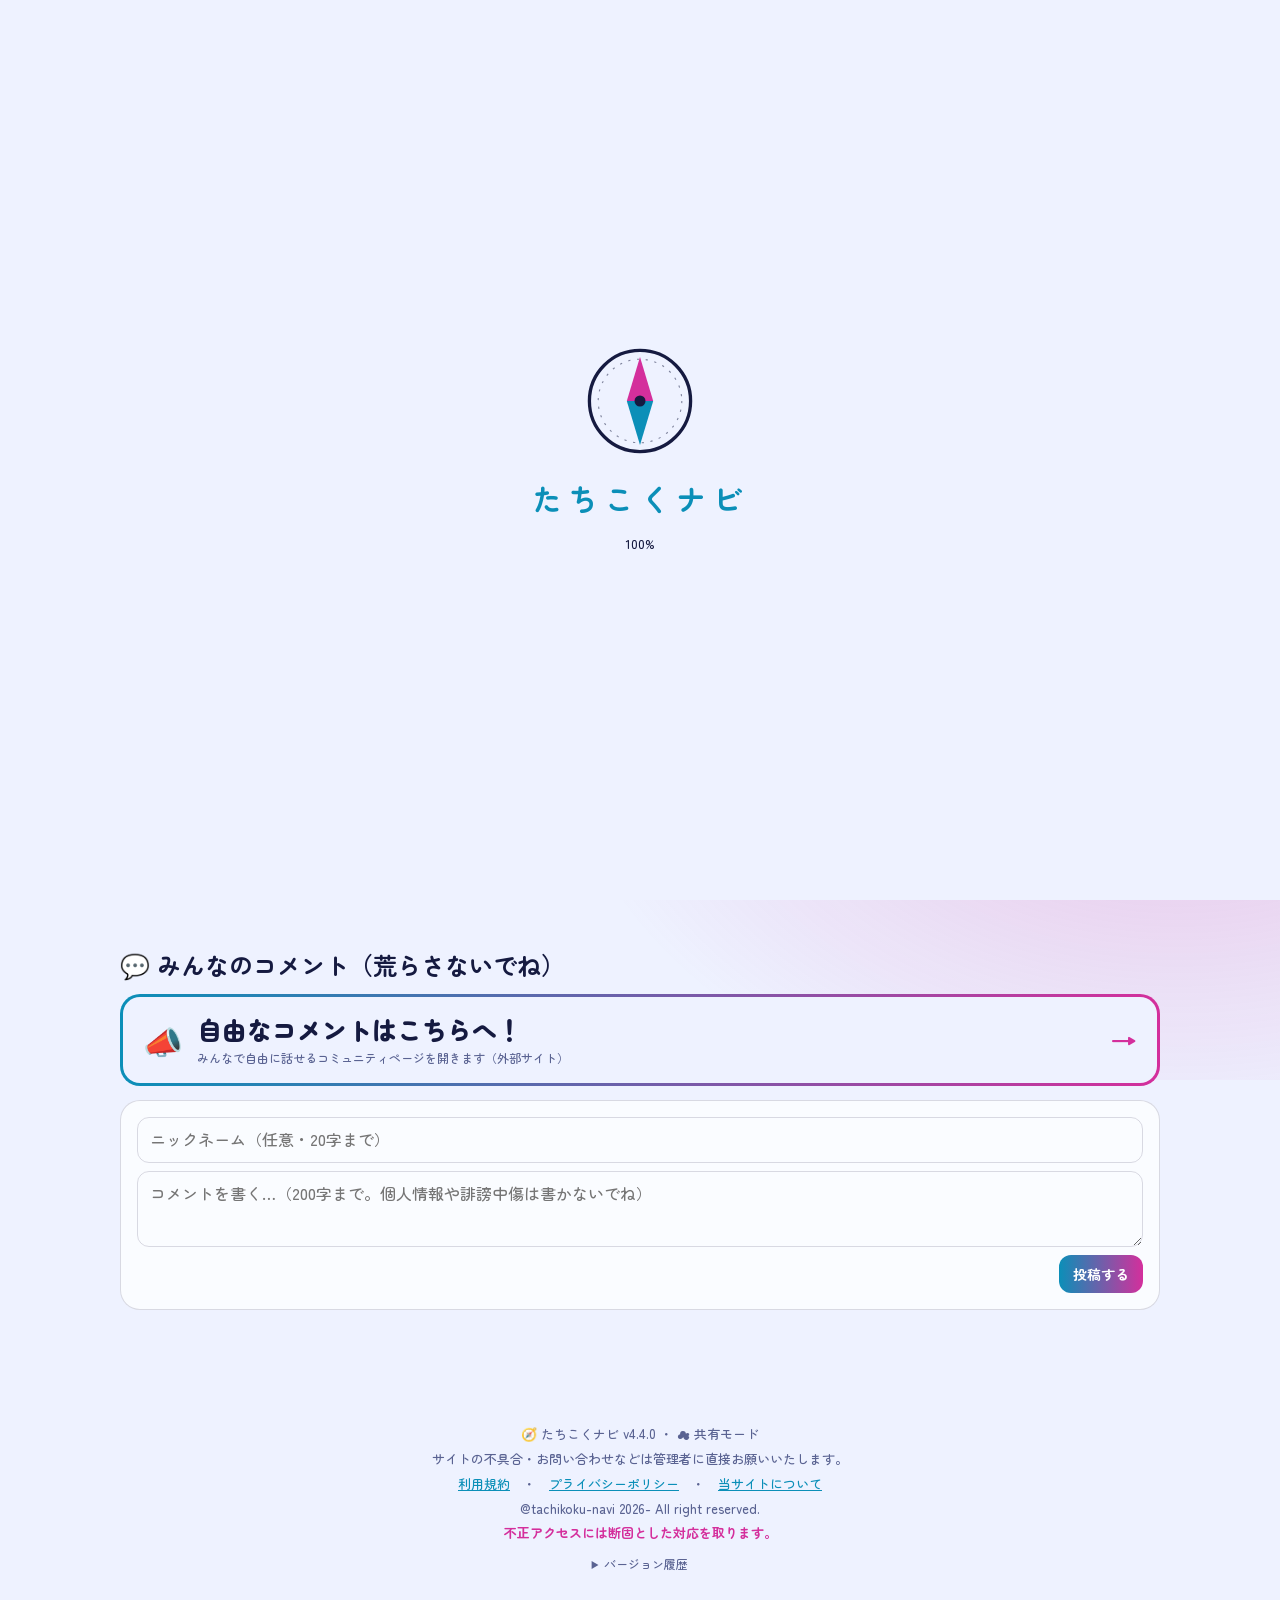
<file: index.html>
<!DOCTYPE html>
<html lang="ja">
<head>
<meta charset="utf-8">
<meta name="viewport" content="width=device-width, initial-scale=1, viewport-fit=cover">
<title>たちこくナビ</title>
<meta name="robots" content="noindex,nofollow">
<link rel="icon" type="image/svg+xml" href="data:image/svg+xml,%3Csvg xmlns='http://www.w3.org/2000/svg' viewBox='0 0 100 100'%3E%3Crect width='100' height='100' rx='22' fill='%23060a1e'/%3E%3Ccircle cx='50' cy='50' r='34' fill='none' stroke='%235ee7ff' stroke-width='6'/%3E%3Cpath d='M50 16L63 50H37Z' fill='%23ff6bd6'/%3E%3Cpath d='M50 84L63 50H37Z' fill='%235ee7ff'/%3E%3Ccircle cx='50' cy='50' r='5' fill='%23ffffff'/%3E%3C/svg%3E">
<link rel="preconnect" href="https://fonts.googleapis.com">
<link rel="stylesheet" href="https://fonts.googleapis.com/css2?family=Zen+Maru+Gothic:wght@500;700;900&display=swap">
<style>
*{box-sizing:border-box;margin:0}
:root{--bg:#eef2ff;--fg:#151a40;--mut:#5a6392;--card:rgba(255,255,255,.72);--bd:rgba(21,26,64,.15);--a:#0b8fb8;--b:#d42f9c;--c:#b57d00;box-sizing:border-box;padding-top:env(safe-area-inset-top,0px);padding-bottom:env(safe-area-inset-bottom,0px)}
@media(prefers-color-scheme:dark){:root:not([data-theme="light"]){--bg:#060a1e;--fg:#e9edff;--mut:#9aa5d4;--card:rgba(255,255,255,.07);--bd:rgba(255,255,255,.15);--a:#5ee7ff;--b:#ff6bd6;--c:#ffd36b}}
:root[data-theme="dark"]{--bg:#060a1e;--fg:#e9edff;--mut:#9aa5d4;--card:rgba(255,255,255,.07);--bd:rgba(255,255,255,.15);--a:#5ee7ff;--b:#ff6bd6;--c:#ffd36b}
html{scroll-padding-top:env(safe-area-inset-top,0px);scroll-behavior:smooth}
body{background:var(--bg);color:var(--fg);font:500 15px/1.6 "Zen Maru Gothic","Hiragino Maru Gothic ProN","Yu Gothic",Meiryo,sans-serif;overflow-x:hidden}
body::before{content:"";position:fixed;inset:0 0 auto;height:env(safe-area-inset-top,0px);z-index:40;background:var(--bg)}
#bg{position:fixed;inset:0;z-index:-1;pointer-events:none}
.au{position:fixed;inset:-20%;z-index:-2;background:radial-gradient(35% 35% at 20% 25%,color-mix(in srgb,var(--a) 30%,transparent),transparent),radial-gradient(35% 35% at 80% 70%,color-mix(in srgb,var(--b) 26%,transparent),transparent);animation:au 20s ease-in-out infinite alternate}
@keyframes au{to{transform:rotate(25deg) scale(1.2)}}
.rb main,.rb .au,.rb #bg{animation:hr 3s linear infinite}
@keyframes hr{to{filter:hue-rotate(360deg)}}
#splash{position:fixed;inset:0;z-index:99;background:var(--bg);display:grid;place-content:center;justify-items:center;gap:12px;transition:transform .9s cubic-bezier(.7,0,.2,1),opacity .9s}
#splash.out{transform:translateY(-100%);opacity:0}
#splash svg{width:110px;animation:sp 2.4s ease-in-out infinite}
@keyframes sp{50%{transform:rotate(200deg) scale(1.15)}}
#splash b{font-size:30px;letter-spacing:.2em;color:var(--a)}
svg .nb{fill:var(--b)}svg .na{fill:var(--a)}svg{color:var(--fg)}
.nd{transform-origin:50px 50px}
header{position:sticky;top:env(safe-area-inset-top,0px);z-index:30;display:flex;justify-content:space-between;align-items:center;padding:10px clamp(14px,4vw,40px);backdrop-filter:blur(14px);background:color-mix(in srgb,var(--bg) 60%,transparent);border-bottom:1px solid var(--bd)}
.logo{display:flex;align-items:center;gap:10px;font-size:22px;font-weight:900;cursor:pointer;user-select:none}
.logo svg{width:38px}.logo em{font-style:normal;color:var(--a)}
button{font:inherit;color:inherit;cursor:pointer}
.hb{display:flex;gap:8px}
.hb button,.tabs button,.chip{background:var(--card);border:1px solid var(--bd);border-radius:99px;padding:6px 14px;transition:.2s}
.hb button:hover,.chip:hover{transform:translateY(-2px);border-color:var(--a)}
main{max-width:1100px;margin:0 auto;padding:24px clamp(14px,4vw,30px) 80px}
.hero{display:grid;grid-template-columns:1fr auto;gap:24px;align-items:center;padding:30px 0 16px}
@media(max-width:720px){.hero{grid-template-columns:1fr}}
h1{font-size:clamp(34px,7vw,66px);line-height:1.1;font-weight:900;background:linear-gradient(100deg,var(--a),var(--b),var(--c),var(--a));background-size:300% 100%;-webkit-background-clip:text;background-clip:text;color:transparent;animation:sh 6s linear infinite}
@keyframes sh{to{background-position:-300% 0}}
.tw{min-height:2em;font-size:18px;color:var(--mut);margin-top:8px}
.tw::after{content:"▍";color:var(--a);animation:bl 1s steps(2) infinite}
@keyframes bl{50%{opacity:0}}
.stats{display:flex;gap:12px;align-items:center;flex-wrap:wrap}
.st{background:var(--card);border:1px solid var(--bd);border-radius:18px;padding:12px 18px;text-align:center;min-width:92px}
.st b{display:block;font-size:30px;line-height:1.2;color:var(--a)}.st small{color:var(--mut)}
.ring{position:relative;width:82px;height:82px}.ring svg{width:82px;transform:rotate(-90deg)}
.ring circle{fill:none;stroke-width:7;stroke-linecap:round}
.ring .t{stroke:var(--bd)}.ring .v{stroke:var(--b);stroke-dasharray:163.4;transition:stroke-dashoffset 1.2s}
.ring span{position:absolute;inset:0;display:grid;place-items:center;font-weight:900}
.tkw{overflow:hidden;border-block:1px dashed var(--bd);margin:12px 0 24px;mask:linear-gradient(90deg,transparent,#000 8%,#000 92%,transparent)}
.tk{display:flex;width:max-content;gap:50px;padding:7px 0;animation:mq 34s linear infinite;color:var(--mut)}
.tkw:hover .tk{animation-play-state:paused}
@keyframes mq{to{transform:translateX(-50%)}}
.tabs{position:relative;display:flex;width:100%;max-width:620px;gap:4px;padding:5px;background:var(--card);border:1px solid var(--bd);border-radius:99px}
.tabs button{border:0;background:none;position:relative;z-index:1;font-weight:700;flex:1;white-space:nowrap;padding:8px 6px}
.tabs button.on{color:#fff}
#ind{position:absolute;top:5px;bottom:5px;border-radius:99px;background:linear-gradient(90deg,var(--a),var(--b));transition:.4s cubic-bezier(.3,1.4,.5,1);box-shadow:0 4px 18px color-mix(in srgb,var(--b) 40%,transparent)}
.tools{display:flex;flex-wrap:wrap;gap:10px;align-items:center;margin:18px 0}
#q{flex:1 1 220px;background:var(--card);border:1px solid var(--bd);border-radius:99px;padding:9px 18px;color:var(--fg);font:inherit;outline:0}
#q:focus,input:focus,select:focus,textarea:focus{border-color:var(--a);box-shadow:0 0 0 3px color-mix(in srgb,var(--a) 25%,transparent)}
.chip.on{background:var(--a);color:#001;border-color:var(--a)}
.grid{display:grid;grid-template-columns:repeat(auto-fill,minmax(min(285px,100%),1fr));gap:18px;perspective:1100px}
.card{position:relative;overflow:hidden;padding:20px;border-radius:20px;background:var(--card);border:1px solid var(--bd);border-top:4px solid hsl(var(--h) 85% 58%);backdrop-filter:blur(14px);opacity:0;transform:rotateX(var(--rx,0)) rotateY(var(--ry,0));transition:transform .15s,translate .25s,scale .25s,box-shadow .3s;display:flex;flex-direction:column;gap:6px}
.card.in{opacity:1;animation:rv .6s calc(var(--i)*60ms) backwards}.card.sx{animation:none}
@keyframes rv{from{opacity:0;translate:0 34px}}
.card:hover{translate:0 -10px;scale:1.03;z-index:3;box-shadow:0 22px 50px color-mix(in srgb,hsl(var(--h) 85% 58%) 40%,transparent)}
.card::after{content:"";position:absolute;inset:0;pointer-events:none;opacity:0;transition:.3s;background:radial-gradient(240px at var(--mx,50%) var(--my,0),color-mix(in srgb,hsl(var(--h) 90% 62%) 30%,transparent),transparent)}
.card:hover::after{opacity:1}
.badge{align-self:flex-start;background:hsl(var(--h) 85% 58%);color:#000;font-weight:900;border-radius:99px;padding:2px 12px;font-size:13px}
.card h3{font-size:19px;line-height:1.35}
.card p{color:var(--mut);font-size:14px}.card small{color:var(--mut);opacity:.8}
.ac,.adm{display:flex;gap:8px;margin-top:auto;padding-top:8px;flex-wrap:wrap}
.adm{display:none}.adm button{font-size:13px}
.adm-on .adm{display:flex}
.btn,.ac a,.ac button,.adm button{background:linear-gradient(90deg,var(--a),var(--b));color:#fff;border:0;border-radius:12px;padding:8px 14px;font-weight:700;text-decoration:none;transition:.2s;font-size:14px}
.btn:hover,.ac a:hover,.ac button:hover,.adm button:hover{transform:translateY(-2px) scale(1.04)}
.ac a,.btn.g,.adm button+button{background:var(--card);color:var(--fg);border:1px solid var(--bd)}
.bar{height:6px;border-radius:9px;background:var(--bd);overflow:hidden;margin-top:4px}
.bar i{display:block;height:100%;width:var(--w);background:linear-gradient(90deg,var(--a),var(--b));animation:gw 1.3s both}
@keyframes gw{from{width:0}}
.cd{font-weight:900;font-size:22px}
.over{filter:grayscale(.6)}.over .cd{color:var(--mut)}
.hot .cd{color:var(--b)}.card.in.hot{animation:rv .6s calc(var(--i)*60ms) backwards,pl 1.6s infinite}.card.sx.hot{animation:pl 1.6s infinite}
@keyframes pl{50%{box-shadow:0 0 0 7px color-mix(in srgb,var(--b) 25%,transparent)}}
.dn h3{text-decoration:line-through;opacity:.6}
.ck{display:flex;gap:8px;align-items:center;cursor:pointer;font-weight:700}
.ck input{accent-color:var(--a);width:18px;height:18px}
.empty{grid-column:1/-1;text-align:center;padding:60px 10px;color:var(--mut);font-size:18px}
footer{text-align:center;color:var(--mut);padding:30px 14px calc(30px + env(safe-area-inset-bottom,0px));font-size:13px}
#fab{position:fixed;left:50%;bottom:calc(16px + env(safe-area-inset-bottom,0px));translate:-50% 150%;z-index:35;display:flex;gap:8px;padding:10px;border-radius:99px;background:var(--card);backdrop-filter:blur(16px);border:1px solid var(--bd);transition:translate .5s cubic-bezier(.3,1.5,.5,1);align-items:center}
.adm-on #fab{translate:-50% 0}
#fab span{padding:0 8px;font-weight:900;color:var(--b)}
.md{position:fixed;inset:0;z-index:60;display:grid;place-items:center;padding:14px;background:rgba(0,0,0,.55);backdrop-filter:blur(6px)}
.md[hidden]{display:none}
.box{width:min(470px,100%);max-height:92vh;overflow:auto;background:var(--bg);border:1px solid var(--bd);border-radius:24px;padding:24px;display:grid;gap:12px;animation:pop .4s cubic-bezier(.2,1.5,.4,1)}
@keyframes pop{from{scale:.6;opacity:0}}
.shake{animation:sk .4s}
@keyframes sk{20%,60%{translate:-10px}40%,80%{translate:10px}}
.box label{display:grid;gap:3px;font-weight:700;font-size:13px}
.box input,.box select,.box textarea{background:var(--card);color:var(--fg);border:1px solid var(--bd);border-radius:12px;padding:9px 12px;font:inherit;outline:0}
.box textarea{min-height:70px}.row{display:flex;gap:8px}
#toast{position:fixed;top:calc(70px + env(safe-area-inset-top,0px));left:50%;translate:-50% -30px;opacity:0;z-index:80;background:var(--fg);color:var(--bg);padding:10px 20px;border-radius:99px;font-weight:700;transition:.4s;pointer-events:none;max-width:90vw;text-align:center}
#toast.on{translate:-50% 0;opacity:1}
.st{transition:.25s}.st:hover{translate:0 -8px;scale:1.06;box-shadow:0 12px 28px color-mix(in srgb,var(--a) 30%,transparent)}
.badge{transition:.25s}.card:hover .badge{scale:1.12;rotate:-3deg}
.card h3{transition:.25s}.card:hover h3{color:hsl(var(--h) 85% 60%);translate:3px 0}
.logo{transition:.3s}.logo:hover{scale:1.06;filter:drop-shadow(0 6px 10px color-mix(in srgb,var(--a) 50%,transparent))}
.tk span{display:inline-block;transition:.2s}.tk span:hover{color:var(--fg);scale:1.1}
.hb button:hover,.chip:hover{box-shadow:0 8px 20px color-mix(in srgb,var(--a) 28%,transparent)}
.nbn .chip{display:inline-flex;gap:8px;align-items:center;max-width:100%;overflow:hidden;white-space:nowrap;text-overflow:ellipsis;border-color:var(--b);animation:bn 2.4s infinite}
@keyframes bn{50%{box-shadow:0 0 0 6px color-mix(in srgb,var(--b) 22%,transparent)}}
.pwi{-webkit-text-security:disc;text-security:disc}
.box input,.box select,.box textarea{font-size:16px}
footer p{margin:4px 0}
.osn{font-size:11px;color:var(--mut);margin:0 0 6px;line-height:1.5}.osn a{color:var(--a)}
.sbnrow{display:flex;flex-wrap:wrap;gap:8px}
#totop{position:fixed;right:16px;bottom:calc(16px + env(safe-area-inset-bottom,0px));z-index:35;width:44px;height:44px;border-radius:99px;border:1px solid var(--bd);background:var(--card);backdrop-filter:blur(14px);color:var(--fg);font-size:18px;box-shadow:0 8px 20px rgba(0,0,0,.18);transition:.25s;opacity:0;translate:0 10px;pointer-events:none}
#totop.show{opacity:1;translate:0 0;pointer-events:auto}
#totop:hover{translate:0 -4px;scale:1.08}
.adm-on #totop{bottom:calc(76px + env(safe-area-inset-bottom,0px))}
.vh{margin-top:10px;font-size:12px;color:var(--mut)}
.vh summary{cursor:pointer;user-select:none}
.vh ul{list-style:none;padding:0;margin:6px 0 0;display:inline-flex;flex-direction:column;gap:2px}
.tbw{position:sticky;top:calc(var(--hh,60px) + env(safe-area-inset-top,0px));z-index:25;display:flex;justify-content:center;padding:8px 6px 10px;margin:0 -6px;backdrop-filter:blur(12px);background:color-mix(in srgb,var(--bg) 72%,transparent)}
.cdn{display:grid;grid-template-columns:repeat(auto-fit,minmax(150px,1fr));gap:12px;margin:6px 0 18px}
.cdc{background:var(--card);border:1px solid var(--bd);border-top:4px solid hsl(var(--h) 85% 58%);border-radius:18px;padding:12px 14px;text-align:center;transition:.25s;min-width:0}
.cdc:hover{translate:0 -8px;scale:1.04;box-shadow:0 14px 32px color-mix(in srgb,hsl(var(--h) 85% 58%) 35%,transparent)}
.cdc small{color:var(--mut);font-weight:700}.cdc p{font-size:12px;color:var(--mut);overflow-wrap:anywhere}
.cdc .n{font-size:clamp(32px,9vw,46px);font-weight:900;line-height:1.15;color:hsl(var(--h) 85% 58%)}.cdc .n i{font-style:normal;font-size:.4em;margin-left:2px;color:var(--fg)}
.cdc.soon{animation:pl 1.6s infinite}
.card{min-width:0;overflow-wrap:anywhere}
.fg{grid-template-columns:repeat(auto-fill,minmax(min(240px,100%),1fr))}
@media(max-width:560px){
body{font-size:14px}
header{flex-wrap:wrap;gap:6px;padding:8px 12px}.logo{font-size:19px}.logo svg{width:32px}
.hb{gap:6px}.hb button{padding:5px 10px;font-size:12px}
main{padding:10px 12px 90px}
.hero{padding:14px 0 6px;gap:12px}.tw{font-size:15px}
.stats{gap:8px}.st{padding:8px 10px;min-width:0;flex:1}.st b{font-size:22px}.ring{width:64px;height:64px}.ring svg{width:64px}
.tabs button{font-size:12px;padding:8px 2px}.tabs .x{display:none}
.sbn{white-space:normal;text-align:center}
.card{padding:16px}.ci.rp{margin-left:14px}.box{padding:18px}
#fab{width:calc(100% - 20px);flex-wrap:wrap;justify-content:center;border-radius:22px;gap:6px}#fab span{width:100%;text-align:center}#fab .btn{padding:6px 10px;font-size:13px}
.adm-on main{padding-bottom:190px}
}
.hb{flex-wrap:wrap;justify-content:flex-end}
.sbw{margin-bottom:14px}.sbn{display:inline-flex;align-items:center;gap:6px;font-size:12px;font-weight:700;padding:4px 14px;border-radius:99px;text-decoration:none;color:var(--fg);background:linear-gradient(var(--bg),var(--bg)) padding-box,linear-gradient(90deg,var(--a),var(--b),var(--c),var(--a)) border-box;background-size:auto,300% 100%;border:2px solid transparent;animation:sh 5s linear infinite;transition:.25s}.sbn:hover{translate:0 -4px;scale:1.05;box-shadow:0 10px 24px color-mix(in srgb,var(--b) 35%,transparent)}
#cm{margin-top:60px}#cm h2{font-size:24px;margin-bottom:10px}
.cmf{display:grid;gap:8px;background:var(--card);border:1px solid var(--bd);border-radius:20px;padding:16px}
.cmf input,.cmf textarea{background:transparent;color:var(--fg);border:1px solid var(--bd);border-radius:12px;padding:9px 12px;font:inherit;font-size:16px;outline:0;min-height:44px}.cmf textarea{min-height:76px;resize:vertical}.cmf .btn{justify-self:end}
.ci{background:var(--card);border:1px solid var(--bd);border-radius:16px;padding:12px 16px;margin-top:10px;transition:.25s}.ci:hover{translate:5px -3px;box-shadow:0 10px 26px color-mix(in srgb,var(--a) 25%,transparent)}.ci p{margin:4px 0;word-break:break-word}.ci small{color:var(--mut)}
.cx{display:none;background:none;border:1px solid var(--bd);border-radius:10px;padding:2px 10px;font-size:12px;color:var(--mut)}.adm-on .cx,.cx.own{display:inline-block}.cx:hover{border-color:var(--b);color:var(--b)}
[hidden]{display:none!important}
.ci.pin{border-color:var(--b);box-shadow:0 0 0 2px color-mix(in srgb,var(--b) 20%,transparent)}.ipt{color:var(--mut);font-size:11px}
.ci.rp{margin-left:28px;border-left:3px solid var(--a)}.vf{color:var(--a);font-weight:700;font-size:12px;border:1px solid var(--a);border-radius:99px;padding:0 8px;margin-left:6px}
.rpb{display:flex;justify-content:space-between;align-items:center;gap:8px;background:color-mix(in srgb,var(--a) 14%,transparent);border-radius:12px;padding:6px 12px;font-size:13px}
.lk{background:none;border:1px solid var(--bd);border-radius:99px;padding:2px 12px;font-size:13px;transition:.2s}#fp.lk{border:0;text-decoration:underline;color:var(--mut)}.lk:hover{translate:0 -3px;scale:1.1;border-color:var(--a)}.lk.on{background:var(--a);color:#001;border-color:var(--a)}.lk:active{scale:.9}
.pg h2{margin:30px 0 8px;font-size:22px;border-left:5px solid var(--a);padding-left:12px}.pg p,.pg li{color:var(--mut);margin:6px 0}.pg ul{padding-left:22px}.pg .lead{font-size:17px;color:var(--fg)}
.fg{display:grid;grid-template-columns:repeat(auto-fill,minmax(240px,1fr));gap:14px;margin-top:14px}.fc{background:var(--card);border:1px solid var(--bd);border-radius:18px;padding:16px;transition:.25s}.fc:hover{translate:0 -8px;scale:1.03;box-shadow:0 16px 36px color-mix(in srgb,var(--b) 30%,transparent)}.fc b{font-size:17px}
.cbn{display:flex;align-items:center;gap:14px;margin:0 0 14px;padding:16px 20px;border-radius:20px;text-decoration:none;color:var(--fg);background:linear-gradient(var(--bg),var(--bg)) padding-box,linear-gradient(90deg,var(--a),var(--b),var(--c),var(--a)) border-box;background-size:auto,300% 100%;border:3px solid transparent;animation:sh 5s linear infinite,bn 2.4s infinite;transition:.25s}
.cbn:hover{translate:0 -4px;scale:1.02}
.cbn .ico{font-size:32px;line-height:1}
.cbn b{display:block;font-size:clamp(18px,5vw,25px);font-weight:900;line-height:1.3}
.cbn small{display:block;color:var(--mut);font-size:12px;margin-top:2px}
.cbn .arw{margin-left:auto;font-size:26px;font-weight:900;color:var(--b);transition:.25s}.cbn:hover .arw{translate:6px 0}
@media(prefers-reduced-motion:reduce){.cbn{animation:none}}
.lgl{display:grid;grid-template-columns:repeat(auto-fit,minmax(240px,1fr));gap:12px;margin-top:10px}.lgl a{text-decoration:none;color:var(--fg)}.lgl a small{display:block;color:var(--mut);font-weight:500;margin-top:2px}

.tt{margin-top:10px;font-size:14px}.tt summary{cursor:pointer;font-weight:700;color:var(--a);user-select:none}
.ttr{margin-top:8px;padding:8px 12px;border-radius:12px;background:color-mix(in srgb,var(--a) 10%,transparent)}
.ttr b{font-size:13px}.ttr ol{list-style:none;counter-reset:p;padding:0;margin:4px 0 0}
.ttr li{counter-increment:p;display:flex;gap:8px;margin:2px 0}.ttr li::before{content:counter(p) "限";flex:none;min-width:2.4em;color:var(--mut);font-weight:700}
.pvr{display:grid;grid-template-columns:repeat(auto-fit,minmax(260px,1fr));gap:10px;margin-top:12px}
.pvb{display:flex;align-items:center;gap:12px;padding:12px 16px;border-radius:16px;text-decoration:none;color:var(--fg);font-weight:900;background:var(--card);border:1px solid var(--bd);transition:.25s}
.pvb:hover{translate:0 -4px;border-color:var(--b);box-shadow:0 10px 24px color-mix(in srgb,var(--b) 30%,transparent)}
.pvb small{display:block;color:var(--mut);font-weight:500;font-size:11px}.pvb .ic{font-size:26px;line-height:1}.pvb .arw{margin-left:auto;color:var(--b);font-size:20px}
</style>
</head>
<body>
<!-- admax -->
<script src="https://adm.shinobi.jp/s/c618aa652b637d755437f6b1d6fd7de3"></script>
<!-- admax -->
<div class="au"></div><canvas id="bg"></canvas>
<div id="splash"><div id="sc"></div><b>たちこくナビ</b><small id="sp">0%</small></div>
<header>
  <div class="logo" id="logo"><span class="lg"></span><span>たちこく<em>ナビ</em></span></div>
  <div class="hb"><button id="cmj" title="コメント欄へ移動">💬 コメント欄へ</button><button id="th" title="テーマ切替">🌓</button><button id="abt">ℹ️ 当サイトについて</button><button id="adl" title="管理画面へ" onclick="location.href='admin.html'">🔒 管理</button></div>
</header>
<main id="home">
  <div class="tbw"><nav class="tabs" id="tabs"><i id="ind"></i><button class="on" data-t="ranges">📄 範囲表</button><button data-t="tasks">📝 課題</button><button data-t="news">📢 お知らせ<span class="x">・ニュース</span></button><button data-t="events">📅 日程</button></nav></div>
  <section class="hero">
    <div><h1>たちこくナビ</h1><p class="tw" id="tw"></p></div>
    <div class="stats">
      <div class="ring"><svg viewBox="0 0 60 60"><circle class="t" cx="30" cy="30" r="26"/><circle class="v" id="rv" cx="30" cy="30" r="26" stroke-dashoffset="163.4"/></svg><span id="rp">0%</span></div>
      <div class="st"><b id="s1">0</b><small>範囲表</small></div>
      <div class="st"><b id="s2">0</b><small>未完了の課題</small></div>
      <div class="st"><b id="s3">0</b><small>7日以内の期限</small></div>
    </div>
  </section>
  <section class="cdn" id="cdn"></section>
  <div id="nb" class="nbn"></div>
  <div class="tkw"><div class="tk" id="tk"></div></div>
  <div class="sbw"><p class="osn">STUDIXとたちこくナビneoはオープンソース（STUDIX: <a href="https://github.com/sirius-tool/studix" target="_blank" rel="noopener">github.com/sirius-tool/studix</a>）であり、管理者に学習情報等が抜き取られる心配は一切ございません。ご安心ください。</p><div class="sbnrow"><a class="sbn" href="https://sirius-tool.github.io/studix" target="_blank" rel="noopener">📚 学習管理アプリ「STUDIX」も是非ご利用ください！ →</a><a class="sbn" href="https://sirius-tool.github.io/tknavi-neo" target="_blank" rel="noopener">📝 考査の練習問題解くならたちこくナビneo! →</a></div><div class="pvr"><a class="pvb" href="promo-navi.html" target="_blank" rel="noopener"><span class="ic">🎬</span><span>たちこくナビ プロモーションビデオはこちら<small>約45秒でわかる、たちこくナビ</small></span><span class="arw">→</span></a><a class="pvb" href="promo.html" target="_blank" rel="noopener"><span class="ic">🎬</span><span>たちこくコミュニティ プロモーションビデオはこちら<small>30秒でわかる、みんなの広場</small></span><span class="arw">→</span></a></div></div>
    <div class="tools"><input id="q" placeholder="🔍 検索（/ キーで移動）"><div id="chips" style="display:contents"></div></div>
  <div class="grid" id="grid"></div>
<section id="cm"><h2>💬 みんなのコメント（荒らさないでね）</h2><a class="cbn" href="https://sirius-tool.github.io/tk-community" target="_blank" rel="noopener noreferrer"><span class="ico">📣</span><span><b>自由なコメントはこちらへ！</b><small>みんなで自由に話せるコミュニティページを開きます（外部サイト）</small></span><span class="arw">→</span></a><div class="cmf"><div id="rpl" class="rpb" hidden></div><input id="hp" tabindex="-1" autocomplete="off" aria-hidden="true" style="position:absolute;left:-9999px;height:0;opacity:0"><input id="cn" maxlength="20" placeholder="ニックネーム（任意・20字まで）"><textarea id="ct" maxlength="200" placeholder="コメントを書く…（200字まで。個人情報や誹謗中傷は書かないでね）"></textarea><button class="btn" id="cs">投稿する</button></div><div id="cl"></div></section>
</main>
<main id="ab" class="pg" hidden>
  <h1 style="font-size:clamp(30px,6vw,52px);padding:24px 0 6px">当サイトについて</h1>
  <p class="lead">「たちこくナビ」は、学校生活でいちばん探しやすい情報――テストの範囲表、提出期限の近い課題、大切なお知らせ――を、ひとつの場所にあつめたナビゲーションサイトです。「あれ、範囲表どこだっけ？」「この課題、いつまでだっけ？」という無駄な探し物の時間をなくして、勉強に向き合う時間を増やすことが目的です。ぜひたくさん使ってください。</p>
  <h2>できること</h2>
  <div class="fg">
    <div class="fc"><b>📄 範囲表</b><p>どの考査（例：2学期期末考査）のものかが一目でわかる形で、範囲表のPDFをダウンロード・閲覧できます。試験日や備考も確認できます。</p></div>
    <div class="fc"><b>📝 課題</b><p>教科・期限・内容を一覧で確認。「あと何日」がカウントダウンされ、期限が近いものは赤く光って知らせます。終わったら「完了」にチェックすれば、達成率リングが伸びます。</p></div>
    <div class="fc"><b>📢 お知らせ・ニュース</b><p>行事の変更や重要な連絡を掲載します。ピン留めされたお知らせは先頭に表示され、最新の1件はトップにも顔を出します。</p></div>
    <div class="fc"><b>💬 コメント</b><p>ページ下部のコメント欄で、感想や要望を気軽に書き込めます。不適切なコメントは管理者が削除します。👍で共感も伝えられます。荒らしコメント対策機能追加しました。不適切な言葉（NGワード）は、伏せ字や記号をはさんでも自動で投稿できなくなります。</p></div>
    <div class="fc"><b>📅 日程カウントダウン</b><p>考査や模試の日程を登録すると、「考査まであと◯日」「模試まであと◯日」がトップに表示されます。考査の時間割（1日目・2日目…の教科）も登録でき、カードから確認できます。</p></div>
    <div class="fc"><b>🔍 検索と絞り込み</b><p>キーワード検索と、考査・教科ごとの絞り込みができます。「/」キーを押すとすぐ検索欄に移動できます。</p></div>
    <div class="fc"><b>🌓 見た目の切替</b><p>ダークモードとライトモードをボタンひとつで切り替えられます。こっそり隠し機能もあるかも？</p></div>
  </div>
  <h2>このサイトについて</h2>
  <!-- admax -->
<script src="https://adm.shinobi.jp/s/dd1c81c89a0db725761bf01383af9a92"></script>
<!-- admax -->
  <p>プリントの紛失、連絡の見落とし、クラスごとに情報がバラバラになること――学校生活でよくある困りごとを、スマホやパソコンからいつでも確認できる形で解決します。</p>
  <h2>情報の更新について</h2>
  <p>範囲表・課題・お知らせの登録と更新は、管理者が管理者画面から行います。内容はできるだけ正確に保つよう努めていますが、実際の発表と異なる場合は、学校からの案内や先生の指示を優先してください。</p>
  <p>「完了」のチェック状況は、あなたの端末のブラウザにだけ保存され、他の人には見えません。</p>
  <h2>ご利用にあたってのお願い</h2>
  <ul>
    <li>コメント欄に、氏名・連絡先・パスワードなどの個人情報を書かないでください。</li>
    <li>他の人を傷つける言葉や、スパム・宣伝の投稿は禁止です。管理者が削除することがあります。</li>
    <li>資料のダウンロードは、個人の学習目的でお使いください。無断での再配布はご遠慮ください。</li>
    <li>このサイトは検索しても出てきません。リンクを知っている人だけが使えるサイトです。</li>
  <li>不正アクセス対策のため、コメント投稿時のIPアドレスを、管理者だけが見られる形で記録しています。不正アクセスには断固とした対応を取ります。</li>
  </ul>
  <h2 id="pp">利用規約・プライバシーポリシー</h2>
  <p>当サイトのご利用条件と、利用者の情報の取扱いについては、次のページをご確認ください。</p>
  <div class="lgl"><a class="fc" href="terms.html"><b>📜 利用規約</b><small>禁止事項・免責事項・投稿情報の扱いなど</small></a><a class="fc" href="privacy.html"><b>🔐 プライバシーポリシー</b><small>取得する情報・利用目的・外部サービスなど</small></a></div>
  <h2>お問い合わせ</h2>
  <p>不具合やご要望は、管理者に直接お伝えください。コメント欄への書き込みでも、意見を受け付けています。</p>
  <h2>おすすめ：STUDIX・たちこくナビneo</h2>
  <p>学習管理アプリ「STUDIX」と、考査の練習問題が解ける「たちこくナビneo」も、あわせてどうぞ。</p>
  <div class="sbw"><p class="osn">STUDIXとたちこくナビneoはオープンソース（STUDIX: <a href="https://github.com/sirius-tool/studix" target="_blank" rel="noopener">github.com/sirius-tool/studix</a>）であり、管理者に学習情報等が抜き取られる心配は一切ございません。ご安心ください。</p><div class="sbnrow"><a class="sbn" href="https://sirius-tool.github.io/studix" target="_blank" rel="noopener">📚 STUDIXを開く →</a><a class="sbn" href="https://sirius-tool.github.io/tknavi-neo" target="_blank" rel="noopener">📝 たちこくナビneoを開く →</a></div></div>
  <p style="margin-top:26px"><a class="btn" href="#home" style="display:inline-block;text-decoration:none">← ホームへ戻る</a></p>
</main>
<footer><p id="ft"></p><p>サイトの不具合・お問い合わせなどは管理者に直接お願いいたします。</p><p><a href="terms.html" style="color:var(--a)">利用規約</a>　・　<a href="privacy.html" style="color:var(--a)">プライバシーポリシー</a>　・　<a href="#about" style="color:var(--a)">当サイトについて</a></p><p>@tachikoku-navi 2026- All right reserved.</p><p style="font-weight:700;color:var(--b)">不正アクセスには断固とした対応を取ります。</p>
<!-- admax -->
<script src="https://adm.shinobi.jp/s/dd1c81c89a0db725761bf01383af9a92"></script>
<!-- admax -->
<details class="vh"><summary>バージョン履歴</summary><ul>
<li>2026-11-28　v4.4.0</li>
<li>2026-11-28　v4.3.0</li>
<li>2026-11-27　v4.2.0</li>
<li>2026-11-26　v4.1.0</li>
<li>2026-11-26　v4.0.0</li>
<li>2026-11-25　v3.1.3</li>
<li>2026-11-21　v3.1.2</li>
<li>2026-11-20　v3.1.1</li>
<li>2026-11-20　v3.1.0</li>
<li>2026-11-20　v3.0.0</li>
<li>2026-11-19　v2.2.3</li>
<li>2026-11-19　v2.2.2</li>
<li>2026-11-19　v2.2.1</li>
<li>2026-11-19　v2.2.0</li>
<li>2026-11-19　v2.1.1</li>
<li>2026-11-18　v2.1.0</li>
<li>2026-11-18　v2.0.0</li>
<li>2026-11-18　v1.0.0</li>
</ul></details></footer>
<div id="toast"></div>
<button id="totop" title="一番上に戻る">⬆</button>
<script>
/* ★★★ Supabase の設定（チャットの手順で取得した値を貼る）★★★ */
const SB_URL='https://lmsltsroicnapujzesio.supabase.co';              // 例: https://xxxxxxxx.supabase.co
const SB_KEY='sb_publishable_FZ6dmJtR4Ulc7Ozk4qz-_w_ZpSp_b6N';              // anon public キー
const SB=!!(SB_URL&&SB_KEY);
const $=s=>document.querySelector(s),E=s=>String(s??'').replace(/[&<>"']/g,c=>({'&':'&amp;','<':'&lt;','>':'&gt;','"':'&quot;',"'":'&#39;'}[c]));
const CP='<svg viewBox="0 0 100 100"><circle cx="50" cy="50" r="46" fill="none" stroke="currentColor" stroke-width="3"/><circle cx="50" cy="50" r="38" fill="none" stroke="currentColor" stroke-dasharray="2 6" opacity=".5"/><g class="nd"><path class="nb" d="M50 10L62 50H38Z"/><path class="na" d="M50 90L62 50H38Z"/></g><circle cx="50" cy="50" r="5" fill="currentColor"/></svg>';
$('#sc').innerHTML=CP;document.querySelector('.lg').innerHTML=CP;
const EX=['1学期中間考査','1学期期末考査','2学期中間考査','2学期期末考査','3学期期末考査','学年末考査','実力テスト','その他'];
const SJ=['国語','数学','英語','理科','社会','物理','化学','生物','地理','歴史','公民','情報','音楽','美術','保健体育','家庭','その他'];
const LS=k=>{try{return JSON.parse(localStorage.getItem(k))||[]}catch(e){return[]}},SV=(k,v)=>{try{localStorage.setItem(k,JSON.stringify(v));return 1}catch(e){return 0}};
const hue=s=>[...String(s)].reduce((a,c)=>a+c.charCodeAt(0)*47,0)%360;
let CMT=[],IPM={},lastP=0,CN=20,HM=false,RT=null,LKL=new Set(LS('tn_likes'));let S={ranges:[],tasks:[],news:[],events:[]},tab='ranges',flt='',AD=false,DN=new Set(LS('tn_done'));
const T0=()=>{const d=new Date();d.setHours(0,0,0,0);return d},dys=s=>Math.round((new Date(s+'T00:00')-T0())/864e5);
const fd=s=>typeof s=='number'?new Date(s).toLocaleDateString('ja-JP'):new Date(s+'T00:00').toLocaleDateString('ja-JP',{month:'long',day:'numeric',weekday:'short'});
const ttTxt=x=>(x.timetable||[]).map(d=>(d.subs||[]).join(' ')).join(' ');
const ttHTML=x=>{const t=x.timetable||[],n=t.filter(d=>d&&(d.subs||[]).length).length;if(!n)return'';return`<details class="tt"><summary>🗓 時間割を見る（${n}日間）</summary>`+t.map((d,i)=>(d&&(d.subs||[]).length)?`<div class="ttr"><b>${i+1}日目${d.date?'　'+new Date(d.date+'T00:00').toLocaleDateString('ja-JP',{month:'numeric',day:'numeric',weekday:'short'}):''}</b><ol>${d.subs.map(s=>`<li>${E(s)}</li>`).join('')}</ol></div>`:'').join('')+'</details>'};
let tt;const toast=m=>{const t=$('#toast');t.textContent=m;t.classList.add('on');clearTimeout(tt);tt=setTimeout(()=>t.classList.remove('on'),2600)};
/* ---- background: static stars (drawn once) + compass needle ---- */
const cv=$('#bg'),cx=cv.getContext('2d'),P=Array.from({length:140},()=>({x:Math.random(),y:Math.random(),z:Math.random()*.9+.1,r:Math.random()*1.6+.6}));let W,H,col='#5ee7ff';
function draw(){W=cv.width=innerWidth;H=cv.height=innerHeight;const n=Math.min(140,W*H/11000|0),S_=P.slice(0,n).map(p=>({...p,x:p.x*W,y:p.y*H}));cx.clearRect(0,0,W,H);cx.fillStyle=cx.strokeStyle=col;for(const p of S_){cx.globalAlpha=.45+.5*p.z;cx.beginPath();cx.arc(p.x,p.y,p.r*(.6+p.z),0,6.3);cx.fill();for(const q of S_){const l=Math.hypot(p.x-q.x,p.y-q.y);if(l<105){cx.globalAlpha=(1-l/105)*.3;cx.beginPath();cx.moveTo(p.x,p.y);cx.lineTo(q.x,q.y);cx.stroke()}}}}
const upd=()=>{col=getComputedStyle(document.documentElement).getPropertyValue('--a').trim()||col;draw()};
upd();addEventListener('resize',()=>{draw();ind()});matchMedia('(prefers-color-scheme:dark)').addEventListener('change',()=>setTimeout(upd,60));
addEventListener('pointermove',e=>{const dx=e.clientX-innerWidth/2,dy=e.clientY-innerHeight/2;document.querySelectorAll('.nd').forEach(n=>n.style.transform='rotate('+(Math.atan2(dy,dx)*180/Math.PI+90)+'deg)')},{passive:true});
/* ---- splash / typewriter ---- */
let pc=0;const si=setInterval(()=>{pc+=Math.random()*9+3;if(pc>=100){pc=100;clearInterval(si);setTimeout(()=>{$('#splash').classList.add('out');setTimeout(()=>$('#splash').remove(),1000)},250)}$('#sp').textContent=(pc|0)+'%'},90);
const PH=['範囲表をダウンロード','課題の期限をチェック','テスト勉強、ここから出発','提出忘れ、ゼロへ。'];let pi=0,ci=0,dl_=0;
(function ty(){const s=PH[pi];ci+=dl_?-1:1;$('#tw').textContent=s.slice(0,ci);let t=dl_?30:85;if(!dl_&&ci==s.length){dl_=1;t=1500}else if(dl_&&!ci){dl_=0;pi=(pi+1)%PH.length;t=300}setTimeout(ty,t)})();
/* ---- data layer: Supabase (when configured) or this device only ---- */
const TOK=null;
const JH={'Content-Type':'application/json'};
const RQ=[],T_LOAD=Date.now();
function thr(){const n=Date.now();while(RQ.length&&n-RQ[0]>6e4)RQ.shift();if(RQ.length>=80){const e=new Error('rate limit');e.status=429;throw e}RQ.push(n)}
async function api(path,opt={}){thr();const r=await fetch(SB_URL+path,{...opt,headers:{apikey:SB_KEY,Authorization:'Bearer '+(TOK||SB_KEY),...(opt.headers||{})}});const t=await r.text();if(!r.ok){const e=new Error(t);e.status=r.status;throw e}return t?JSON.parse(t):null}
function fail(e,m){const t=(e&&e.message)||'';if(/rate limit/i.test(t))toast('⏳ アクセスが集中しています。少し待ってからお試しください');else if(/name reserved/i.test(t))toast('その名前は使えません');else if(/closed/i.test(t))toast('現在この機能は一時停止中です');else toast(m)}
async function load(first){
 if(!SB){S.ranges=LS('tn_ranges');S.tasks=LS('tn_tasks').filter(x=>!(dys(x.due)<=-3));SV('tn_tasks',S.tasks);S.news=LS('tn_news');S.events=LS('tn_events');CMT=LS('tn_comments');S.l=1;render(first);drawC();return}
 if(first)api('/rest/v1/rpc/purge_old_tasks',{method:'POST',headers:JH,body:'{}'}).catch(()=>{});
 try{const [a,b,c,ev,t]=await Promise.all([...['ranges','tasks','news'].map(x=>api('/rest/v1/'+x+'?select=*')),api('/rest/v1/events?select=*').catch(()=>[]),api('/rest/v1/comments?select=*&parent_id=is.null&order=pinned.desc,ts.desc&limit='+(CN+1)).catch(()=>api('/rest/v1/comments?select=*&parent_id=is.null&order=ts.desc&limit='+(CN+1)))]);HM=t.length>CN;const tp=t.slice(0,CN),rp=tp.length?await api('/rest/v1/comments?select=*&order=ts.asc&parent_id=in.('+tp.map(x=>x.id).join(',')+')'):[];S.ranges=a;S.tasks=b.filter(x=>!(dys(x.due)<=-3));S.news=c;S.events=ev;CMT=[...tp,...rp];S.l=1;render(first);drawC()}catch(e){S.l=1;render(first);toast('データを読み込めませんでした')}}
load(1);$('#ft').textContent='🧭 たちこくナビ v4.4.0 ・ '+(SB?'☁ 共有モード':'💾 デモモード（この端末のみ保存・Supabase未設定）');
if(SB)setInterval(()=>{if(!document.hidden)load()},60000);
async function dl(o){try{const b=await (await fetch(o.url)).blob(),a=document.createElement('a');a.href=URL.createObjectURL(b);a.download=o.fn||'file.pdf';a.click();setTimeout(()=>URL.revokeObjectURL(a.href),5000);toast('⬇ 保存しました')}catch(e){window.open(o.url,'_blank')}}
/* ---- render ---- */
function drawCD(){const up=S.events.filter(x=>x.date&&dys(x.end_date||x.date)>=0).sort((a,b)=>a.date<b.date?-1:1),pk=['考査','模試'].map(k=>[k,up.find(x=>x.kind==k)]),ot=up.find(x=>x.kind!='考査'&&x.kind!='模試');if(ot)pk.push([ot.kind,ot]);
$('#cdn').innerHTML=pk.map(([k,x])=>{if(!x)return`<div class="cdc" style="--h:${hue(k)}"><small>${E(k)}まで</small><div class="n" style="font-size:20px;line-height:2">未登録</div><p>日程が登録されると表示されます</p></div>`;const d=dys(x.date),run=d<=0;return`<div class="cdc${!run&&d<=7?' soon':''}" style="--h:${hue(k)}"><small>${E(k)}${run?'':'まで あと'}</small><div class="n">${run?(d==0?'今日！':'実施中！'):'<span class="cn" data-n="'+d+'">0</span><i>日</i>'}</div><p>${E(x.title)}<br>${fd(x.date)}${x.end_date&&x.end_date!=x.date?' 〜':''}</p></div>`}).join('');document.querySelectorAll('.cn').forEach(e=>cnt(e,+e.dataset.n))}
function cnt(el,n){const f=+el.textContent||0,s=performance.now();(function u(t){const k=Math.min(1,(t-s)/700);el.textContent=Math.round(f+(n-f)*k);if(k<1)requestAnimationFrame(u)})(s)}
function card(x,i,a){const R=tab=='ranges',N=tab=='news',V=tab=='events',h=hue(V?x.kind:N?x.cat:R?x.exam:x.subject),pre=`<article class="card${a?'':' in sx'}" style="--h:${h};--i:${i}" data-id="${x.id}">`;
const fl=`<div class="ac">${x.url?`<button data-dl="${x.id}">⬇ ダウンロード</button><a href="${E(x.url)}" target="_blank" rel="noopener">👁 開く</a>`:''}</div>`;
if(V){const d=dys(x.date),de=dys(x.end_date||x.date),lb=d>0?`あと${d}日`:de>=0?(d==0&&de==0?'今日！':'実施中！'):'終了';return pre.replace('class="card','class="card'+(de<0?' over':d>=0&&d<=7?' hot':''))+`<span class="badge">${E(x.kind)}</span><h3>${E(x.title)}</h3><div class="cd">⏳ ${lb}</div><p>📅 ${fd(x.date)}${x.end_date&&x.end_date!=x.date?' 〜 '+fd(x.end_date):''}</p>${x.note?`<p>${E(x.note)}</p>`:''}${ttHTML(x)}`+fl+'</article>'}
if(N)return pre+`<span class="badge">${x.pin?'📌 ':''}${E(x.cat)}</span><h3>${E(x.title)}</h3><p style="white-space:pre-wrap">${E(x.detail)}</p><small>🗓 ${fd(x.date)}</small>`+fl+'</article>';
if(R)return pre+`<span class="badge">${E(x.exam)}</span><h3>${E(x.title)}</h3>${x.date?`<p>🗓 試験日：${fd(x.date)}</p>`:''}${x.note?`<p>${E(x.note)}</p>`:''}<small>更新：${fd(x.updated||0)}</small>${fl}</article>`;
const d=dys(x.due),dn=DN.has(x.id),lb=d<0?`${-d}日超過`:d==0?'今日まで！':d==1?'明日まで':`あと${d}日`;
return pre.replace('class="card','class="card'+(dn?' dn':d<0?' over':d<=1?' hot':'')).replace('class="card',`class="card`)+`<span class="badge">${E(x.subject)}</span><h3>${E(x.title)}</h3><div class="cd">⏳ ${lb}</div>${d<0?`<small>🗑 ${3+d}日後に自動削除されます</small>`:''}<div class="bar"><i style="--w:${Math.max(4,Math.min(100,100-d/14*100))}%"></i></div><p>📅 期限：${fd(x.due)}</p>${x.detail?`<p>${E(x.detail)}</p>`:''}<label class="ck"><input type="checkbox" data-ck="${x.id}" ${dn?'checked':''}>完了した</label>${fl}</article>`}
function render(a){const R=tab=='ranges',k=x=>tab=='events'?x.kind:tab=='news'?x.cat:R?x.exam:x.subject,all=S[tab],q=$('#q').value.trim().toLowerCase();
if(flt&&!all.some(x=>k(x)==flt))flt='';
$('#chips').innerHTML=['',...new Set(all.map(k))].map(c=>`<button class="chip${c==flt?' on':''}" data-f="${E(c)}">${c?E(c):'すべて'}</button>`).join('');
let l=all.filter(x=>(!flt||k(x)==flt)&&[x.title,x.exam,x.subject,x.note,x.detail,x.kind,x.cat,ttTxt(x)].join(' ').toLowerCase().includes(q));
l.sort(tab=='events'?(x,y)=>{const a=dys(x.end_date||x.date)<0,b=dys(y.end_date||y.date)<0;return a!=b?a-b:a?(y.date>x.date?1:-1):(x.date<y.date?-1:1)}:tab=='news'?(x,y)=>(!!y.pin-!!x.pin)||(y.date>x.date?1:y.date<x.date?-1:0):R?(x,y)=>(y.updated||0)-(x.updated||0):(x,y)=>{const a=dys(x.due)<0,b=dys(y.due)<0;return a!=b?a-b:a?(y.due>x.due?1:-1):(x.due<y.due?-1:1)});
$('#grid').innerHTML=l.length?l.map((x,i)=>card(x,i,a)).join(''):`<div class="empty">${S.l||!SB?'📭 まだ何もありません':'🛰 読み込み中…'}</div>`;
if(a){const io=new IntersectionObserver(es=>es.forEach(e=>{if(e.isIntersecting){e.target.classList.add('in');io.unobserve(e.target)}}),{threshold:.1});document.querySelectorAll('.card:not(.in)').forEach(c=>io.observe(c));setTimeout(()=>document.querySelectorAll('.card').forEach(c=>c.classList.add('in')),900)}
const tk=S.tasks.filter(x=>dys(x.due)>=0),pend=S.tasks.filter(x=>!DN.has(x.id)&&dys(x.due)>=0),wk=pend.filter(x=>dys(x.due)<=7),tot=S.tasks.filter(x=>dys(x.due)>=0||DN.has(x.id)),pct=tot.length?tot.filter(x=>DN.has(x.id)).length/tot.length:0;
const ln=S.news.slice().sort((x,y)=>(!!y.pin-!!x.pin)||(y.date>x.date?1:-1))[0];$('#nb').innerHTML=ln?`<button class="chip">📢 <b>${E(ln.cat)}</b>　${E(ln.title)}</button>`:'';
drawCD();cnt($('#s1'),S.ranges.length);cnt($('#s2'),pend.length);cnt($('#s3'),wk.length);
$('#rv').style.strokeDashoffset=163.4*(1-pct);$('#rp').textContent=Math.round(pct*100)+'%';
const tl=pend.sort((x,y)=>x.due<y.due?-1:1).slice(0,6).map(x=>{const d=dys(x.due);return`📝 ${E(x.subject)}「${E(x.title)}」${d==0?'今日まで！':d==1?'明日まで':'あと'+d+'日'}`});
const tx=(tl.length?tl:['🎉 いま期限が近い課題はありません','🧭 たちこくナビへようこそ']).join('</span><span>');$('#tk').innerHTML=`<span>${tx}</span>`.repeat(2).replace(/<\/span><span>/g,'</span><span>')}
/* ---- tabs ---- */
function ind(){const b=document.querySelector('.tabs .on'),i=$('#ind');i.style.left=b.offsetLeft+'px';i.style.width=b.offsetWidth+'px'}
$('#tabs').onclick=e=>{const b=e.target.closest('button');if(!b||b.dataset.t==tab)return;document.querySelectorAll('.tabs button').forEach(x=>x.classList.toggle('on',x==b));tab=b.dataset.t;flt='';$('#q').value='';ind();render(1)};
setTimeout(ind,50);document.fonts&&document.fonts.ready.then(ind);
$('#q').oninput=()=>render();
$('#nb').onclick=()=>document.querySelector('[data-t="news"]').click();
$('#chips').onclick=e=>{const b=e.target.closest('.chip');if(b){flt=b.dataset.f;render(1)}};
/* ---- card interactions: 3D tilt, download, edit, delete, done ---- */
const G=$('#grid');
G.onmousemove=e=>{const c=e.target.closest('.card');if(!c)return;const r=c.getBoundingClientRect(),x=(e.clientX-r.left)/r.width,y=(e.clientY-r.top)/r.height;c.style.setProperty('--rx',(.5-y)*10+'deg');c.style.setProperty('--ry',(x-.5)*12+'deg');c.style.setProperty('--mx',x*100+'%');c.style.setProperty('--my',y*100+'%')};
G.onmouseout=e=>{const c=e.target.closest('.card');if(c&&!c.contains(e.relatedTarget)){c.style.removeProperty('--rx');c.style.removeProperty('--ry')}};
G.onclick=async e=>{const b=e.target.closest('button');if(!b)return;const f=id=>S[tab].find(x=>x.id==id);
if(b.dataset.dl)dl(f(b.dataset.dl));};
G.onchange=e=>{const id=e.target.dataset.ck;if(!id)return;if(e.target.checked){DN.add(id);const r=e.target.getBoundingClientRect();toast('✅ えらい！1つ完了')}else DN.delete(id);SV('tn_done',[...DN]);render()};
/* ---- theme, keys, easter eggs ---- */
$('#th').onclick=()=>{const r=document.documentElement,d=r.dataset.theme?r.dataset.theme=='dark':matchMedia('(prefers-color-scheme:dark)').matches;r.dataset.theme=d?'light':'dark';setTimeout(upd,60)};
let lc=0,kb=[];const KO='ArrowUp,ArrowUp,ArrowDown,ArrowDown,ArrowLeft,ArrowRight,ArrowLeft,ArrowRight,b,a';
$('#logo').onclick=()=>{if(++lc>=5){lc=0;document.querySelectorAll('.nd').forEach(n=>{n.style.transition='transform 2s';n.style.transform='rotate(1440deg)'});toast('🧭 隠し機能発見！↑↑↓↓←→←→BA も試してみて');}};
addEventListener('keydown',e=>{if(e.key=='/'&&!/INPUT|TEXTAREA|SELECT/.test(e.target.tagName)){e.preventDefault();$('#q').focus()}
kb.push(e.key);kb=kb.slice(-10);if(kb.join()==KO){document.body.classList.toggle('rb');toast('🌈 レインボーモード！');}});
const nrm=s=>s.normalize('NFKC').replace(/[\s\u3000\u200B-\u200F\u2028-\u202F\u2060-\u206F\uFEFF\u00AD]/g,'');
const resv=n=>/管理人|管理者|運営|かんりにん|カンリニン|認証済|^(admin|administrator|moderator)$|[✅✔☑]/.test(nrm(n).toLowerCase().replace(/[^a-z0-9ぁ-んァ-ヶー一-龯々✅✔☑]/g,''));
/* ---- NGワード判定 v4.2.0（語句は難読化して保持）---- */
/*NG-START*/
const NGD=JSON.parse(new TextDecoder().decode(Uint8Array.from(atob('[base64]/[base64]/jg6kiLCLjgqrjg4rjg4vjg7zjgq/jg6njg5YiLCLpoqjkv5ciLCLoh6rmhbAiLCLjgqrjg4rjg4vjg7wiLCLjg57jgrnjgr/jg7zjg5njg7zjgrfjg6fjg7MiLCJURU5HQSIsIuOBiuOBquOCiSIsIuaUvuWxgSIsIuOCquODleODkeOCsyIsIuOCquODnuODs+a5liIsIuOCquODoeOCrOODkOODvOOCuSIsIuS/[base64]/44OL44O8Iiwi5by344Kw44Oq44OD44OXIiwi5beo5qC5Iiwi57KX44OB44OzIiwi5beo5LmzIiwi5Lmz5oi/Iiwi54iG5LmzIiwi6LaF5LmzIiwi6LKn5LmzIiwi44Kt44Oz44K/[base64]/44Kk44OgIiwi5oCn5qyyIiwi5qSc5bC/44Kr44OV44KnIiwi57WM6KGA44Kr44OV44KnIiwi44Kz44Ki44Ks44K644OgIiwi44Kz44Ki44Ko44Kv44K144K144Kk44K6Iiwi5by35aemIiwi5YWs6KGG5L6/5omAIiwi6IKJ5L6/5ZmoIiwi5Y+j5YaF5bCE57K+Iiwi5Lqk5bC+Iiwi6IKh6ZaT5Lmx5bCEIiwi5Lit5Ye644GXIiwi5b+D44Gu44Gh44KT44GTIiwi44Kz44Oz44OJ44O844OgIiwi6YG/5aaK5YW3Iiwi5oCn5oSf5p+T55eHIiwi44K244O844Oh44OzIiwi56u/[base64]/[base64]/[base64]/jg7wiLCLli4PotbciLCLjg53jg6rjg43jgrfjgqLjg7Pjgrvjg4Pjgq/jgrkiLCLjg53jg6vjg47jgrDjg6njg5XjgqMiLCLjg53jg6vjg44iLCJQb3JuaHViIiwi5oOa44KM6JasIiwi44Oe44K544KS44GL44GPIiwi44Oe44OI44Oq44On44O844K35aemIiwi44G+44KT44GTIiwi5ryr5rmWIiwi44Oe44Oz5rGBIiwi44G/[base64]/Iiwi44Op44OW44Ob44OG44OrIiwi44Op44OW44ObIiwi44Oq44OZ44Oz44K444Od44Or44OOIiwi5b6p6K6Q44Od44Or44OOIiwi55Gg55KD5YWJ5aaC5p2lIiwi44Ot44O844K344On44OzIiwi44OU44Oz44Kv44Ot44O844K/[base64]/Iiwi44OQ44Kk44OWIiwiQkwiLCLlvITjgosiLCLjgrTjg6AiLCLnq78iLCLmjL/lhaUiLCJTTSIsIumbu+ODniIsIuWLleOBguOCiiIsIkRUIiwi6YGT56iLIiwi5Zyf5omLIiwiTlRSIiwiUOa0uyIsIuODkeODs+ODhCIsIuOBvuOBquadvyIsIuOCguOBhui1pCIsIumAo+e1kCIsInNleCIsImFuYWwiXSwiYyI6WyLjgqLjgq/jg6EiLCLjgqrjg4oiLCLjgqvjg6oiLCLjgq3jg57jgaPjgZ8iLCLjgq/jg7Pjg4siLCLjgr/jg4EiLCLjg4/jg6HjgosiLCLjg6TjgosiLCLjg6rjg6fjg4oiXX0='),c=>c.charCodeAt(0))));
const kf=s=>s.replace(/[ァ-ヶ]/g,c=>String.fromCharCode(c.charCodeAt(0)-96)),kk=s=>s.replace(/[ぁ-ゖ]/g,c=>String.fromCharCode(c.charCodeAt(0)+96));
const nf=s=>String(s).normalize('NFKC').toLowerCase().replace(/[\u0300-\u036f\u3099\u309a\u00ad\u200b-\u200f\u2028-\u202f\u2060-\u206f\ufe00-\ufe0f\ufeff]/g,'');
const WCR=/[○●◯〇◎×✕✖*?☆★■□◆◇▲△▽▼♡♥_◌☓✗✘]/,LTR=/[\p{L}\p{N}]/u,OKW=['えっちんぐ','うんちく','たちこく'];
function prep(s,wc){const o=[],g=[];let gp=0;for(const ch of nf(s)){let r=null;if(wc&&WCR.test(ch))r='\u0001';else if(LTR.test(ch)&&ch!='〇')r=kf(ch);if(r==null){gp++;continue}for(let k=0;k<r.length;k++){o.push(r[k]);g.push(k?0:gp)}gp=0}let t=o.join('');OKW.forEach(w=>t=t.split(w).join('\u0002'.repeat(w.length)));return{s:t,g}}
const NGA=NGD.a.map(w=>prep(w,0).s),NGBS=new Set(NGD.b.map(w=>prep(w,0).s)),esc=s=>s.replace(/[.*+?^${}()|[\]\\]/g,'\\$&');
const NGBR=[...NGD.b.map(w=>[w,kf(nf(w)),kk(kf(nf(w)))]),...NGD.c.map(w=>[w])].map(v=>new RegExp('(^|[^\\p{L}\\p{N}])('+[...new Set(v.map(x=>esc(nf(x))))].join('|')+')($|[^\\p{L}\\p{N}]|[ぁ-ん])','u'));
function ngA(P,wc){const t=P.s;for(const w of NGA){const n=w.length;if(!wc){let i=-1;while((i=t.indexOf(w,i+1))>=0){let c=0;for(let k=i+1;k<i+n;k++)c+=P.g[k]?1:0;if(n>3||c!=1)return 1}}else if(n>2)for(let i=0;i+n<=t.length;i++){let x=0,k=0;for(let j=0;j<n;j++){const a=t[i+j];if(a==w[j])x++;else if(a=='\u0001')k++;else{x=-1;break}}if(x>=2&&k&&x>=k&&(n>3||(t[i]!='\u0001'&&t[i+n-1]!='\u0001')))return 1}}return 0}
function ngHit(s){s=String(s||'');const P=prep(s,0);return NGBS.has(P.s)||NGBR.some(r=>r.test(nf(s)))||ngA(P,0)||ngA(prep(s,1),1)?true:false}
/*NG-END*/

function cardC(c,rp){return `<div class="ci${rp?' rp':''}${c.pinned?' pin':''}"><b>${E(!c.admin&&resv(c.name)?'名無しさん':c.name)}</b>${c.admin?'<span class="vf">✅ 認証済み</span>':''}${c.pinned?'<span class="vf" style="color:var(--b);border-color:var(--b)">📌 固定</span>':''}${Date.now()-(+c.ts)<64800000?'<span class="vf" style="color:var(--c);border-color:var(--c)">🆕 新規</span>':''} <small>${new Date(+c.ts).toLocaleString('ja-JP')}</small><p style="white-space:pre-wrap">${E(c.text)}</p><button class="lk${LKL.has(c.id)?' on':''}" data-lk="${E(c.id)}">👍 ${c.likes||0}</button> <button class="lk" data-rp="${E(c.id)}">↩ 返信</button> </div>`}
function drawC(){let tp=CMT.filter(c=>!c.parent_id).sort((a,b)=>(!!b.pinned-!!a.pinned)||b.ts-a.ts),more=HM;if(!SB){more=tp.length>CN;tp=tp.slice(0,CN)}
$('#cl').innerHTML=(tp.length?tp.map(c=>cardC(c)+CMT.filter(r=>r.parent_id==c.id).sort((a,b)=>a.ts-b.ts).map(r=>cardC(r,1)).join('')).join(''):'<p class="empty" style="padding:20px">まだコメントはありません。最初の1件を書いてみよう！</p>')+(more?'<p style="text-align:center;margin-top:14px"><button class="btn g" id="more">⬇ もっと見る（20件ずつ）</button></p>':'')}
function setRT(c){RT=c?{id:c.parent_id||c.id,name:c.name,pre:c.parent_id?'@'+c.name+' ':''}:null;const b=$('#rpl');b.hidden=!RT;if(!RT)b.innerHTML='';if(RT){b.innerHTML=`<span>↩ 「${E(RT.name)}」に返信中</span><button class="lk" id="rx">✕ やめる</button>`;if(RT.pre&&!$('#ct').value)$('#ct').value=RT.pre;$('.cmf').scrollIntoView({behavior:'smooth',block:'center'});$('#ct').focus()}}
$('#rpl').onclick=e=>{if(e.target.id=='rx')setRT(null)};
$('#cs').onclick=async()=>{if($('#hp').value)return;if(Date.now()-T_LOAD<3000)return toast('もう少し待ってから投稿してね');const t=$('#ct').value.trim();if(!t)return toast('コメントを入力してね');if(Date.now()-lastP<15000)return toast('少し待ってから投稿してね');
const nm=($('#cn').value.trim()||'名無しさん').slice(0,20),adm=nrm(nm)=='管理人';
if(resv(nm)&&!(AD&&adm))return toast('その名前は使えません（「管理人」など運営を思わせる名前は予約されています）');
if(ngHit(nm)||ngHit(t))return toast('使えない言葉が含まれています。書き直してね');
const it={id:'c'+Date.now().toString(36)+Math.random().toString(36).slice(2,6),name:nm,text:t.slice(0,200),ts:Date.now(),likes:0,admin:!!(AD&&adm),parent_id:RT?RT.id:null};
try{if(SB){await api('/rest/v1/comments',{method:'POST',headers:{...JH,Prefer:'return=minimal'},body:JSON.stringify(it)});await load()}else{CMT.push(it);SV('tn_comments',CMT);drawC()}$('#ct').value='';setRT(null);lastP=Date.now();toast('💬 投稿しました！')}catch(e){fail(e,'投稿できませんでした')}};
$('#cl').onclick=async e=>{if(e.target.id=='more'){CN+=20;load();return}
const r=e.target.closest('[data-rp]');if(r){const c=CMT.find(x=>x.id==r.dataset.rp);if(c)setRT(c);return}
const k=e.target.closest('[data-lk]');if(k){const id=k.dataset.lk,on=!LKL.has(id),c=CMT.find(x=>x.id==id);try{if(SB)await api('/rest/v1/rpc/like_comment',{method:'POST',headers:JH,body:JSON.stringify({cid:id,d:on?1:-1})});on?LKL.add(id):LKL.delete(id);if(c)c.likes=Math.max(0,(c.likes||0)+(on?1:-1));SV('tn_likes',[...LKL]);if(!SB)SV('tn_comments',CMT);drawC()}catch(x){fail(x,'👍できませんでした')}return}
};
/* ---- about page routing ---- */
const hh=()=>document.documentElement.style.setProperty('--hh',$('header').offsetHeight+'px');hh();addEventListener('resize',hh);document.fonts&&document.fonts.ready.then(hh);
$('#cmj').onclick=()=>{const ab=isAb();if(ab)location.hash='home';setTimeout(()=>$('#cm').scrollIntoView({behavior:'smooth',block:'start'}),ab?250:0)};
const tt_=$('#totop');addEventListener('scroll',()=>tt_.classList.toggle('show',scrollY>500),{passive:true});tt_.onclick=()=>scrollTo({top:0,behavior:'smooth'});
const isAb=()=>location.hash=='#about';
function route(){if(location.hash=='#privacy'){location.replace('privacy.html');return}if(location.hash=='#terms'){location.replace('terms.html');return}const a=isAb();$('#home').hidden=a;$('#ab').hidden=!a;$('#abt').textContent=a?'← ホームへ':'ℹ️ 当サイトについて';scrollTo(0,0);if(!a)setTimeout(ind,30)}
addEventListener('hashchange',route);$('#abt').onclick=()=>{location.hash=isAb()?'home':'about'};route();
</script>
<script src="https://ai-sensei.studix-app.workers.dev/embed.js" async></script>
</body>
</html>
</file>
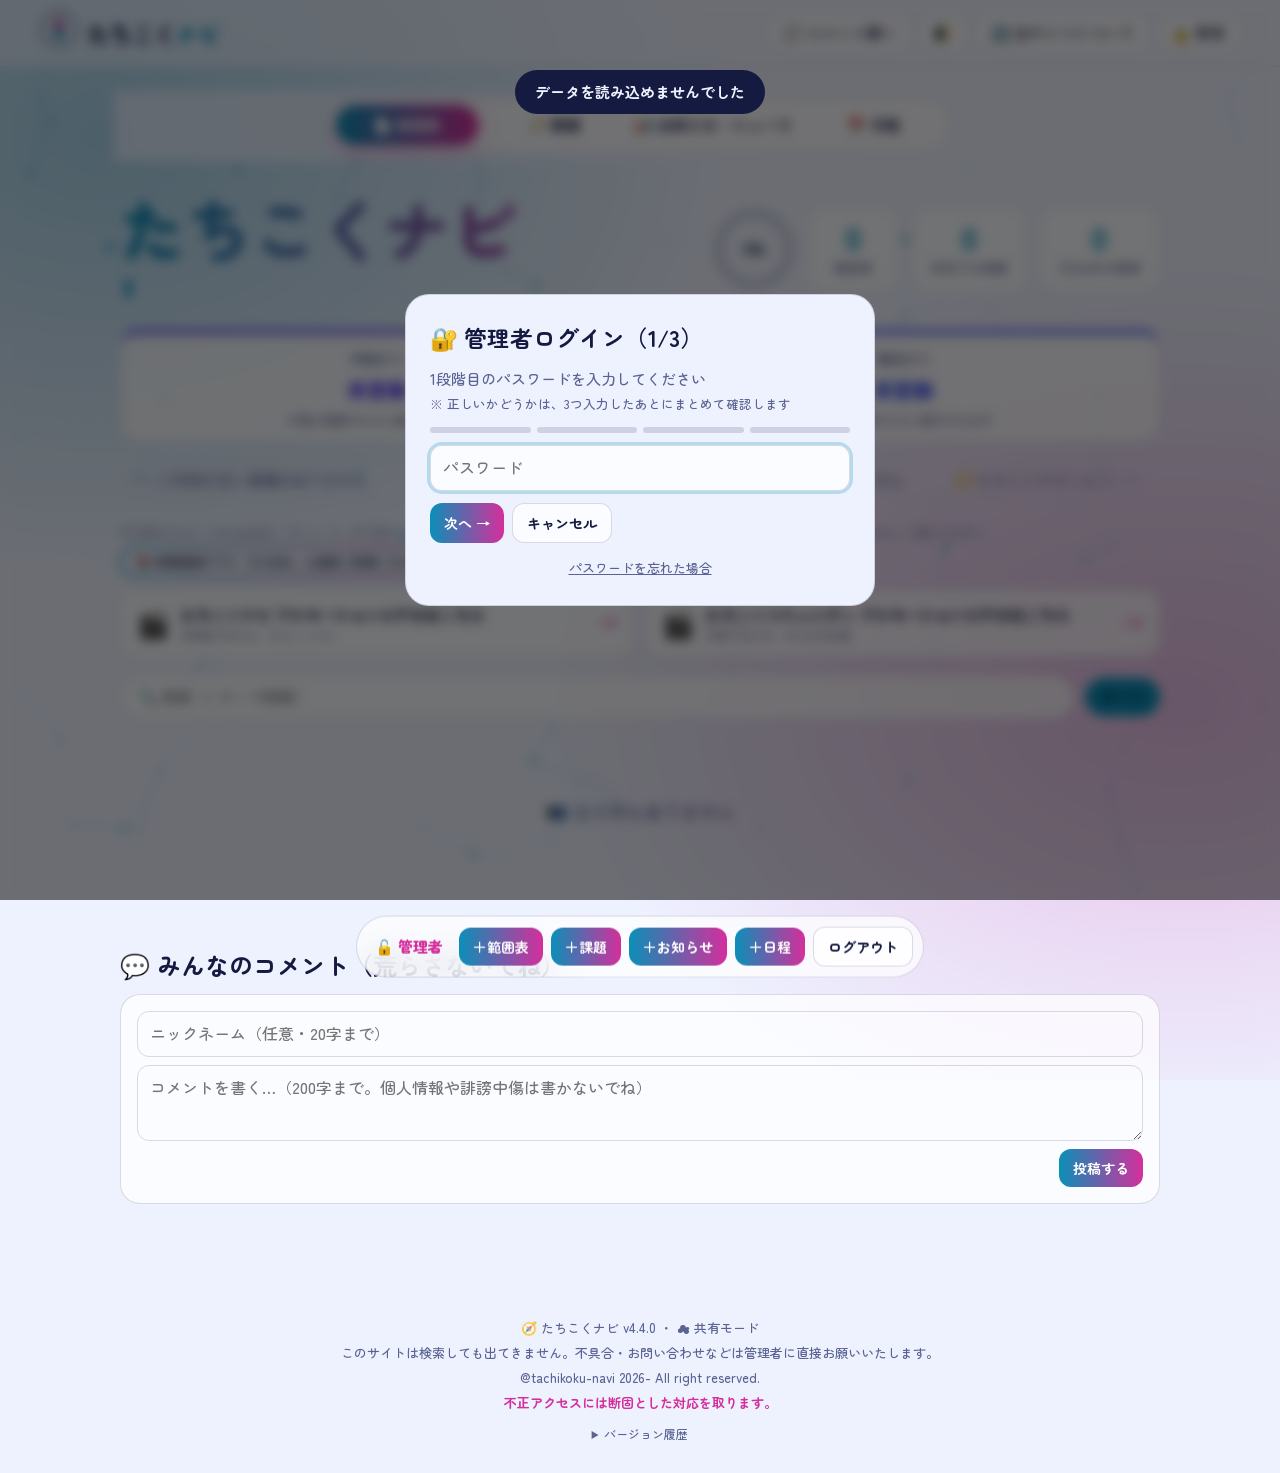
<file: admin.html>
<!DOCTYPE html>
<html lang="ja">
<head>
<meta charset="utf-8">
<meta name="viewport" content="width=device-width, initial-scale=1, viewport-fit=cover">
<title>たちこくナビ 管理</title>
<meta name="robots" content="noindex,nofollow">
<link rel="icon" type="image/svg+xml" href="data:image/svg+xml,%3Csvg xmlns='http://www.w3.org/2000/svg' viewBox='0 0 100 100'%3E%3Crect width='100' height='100' rx='22' fill='%23060a1e'/%3E%3Ccircle cx='50' cy='50' r='34' fill='none' stroke='%235ee7ff' stroke-width='6'/%3E%3Cpath d='M50 16L63 50H37Z' fill='%23ff6bd6'/%3E%3Cpath d='M50 84L63 50H37Z' fill='%235ee7ff'/%3E%3Ccircle cx='50' cy='50' r='5' fill='%23ffffff'/%3E%3C/svg%3E">
<link rel="preconnect" href="https://fonts.googleapis.com">
<link rel="stylesheet" href="https://fonts.googleapis.com/css2?family=Zen+Maru+Gothic:wght@500;700;900&display=swap">
<style>
*{box-sizing:border-box;margin:0}
:root{--bg:#eef2ff;--fg:#151a40;--mut:#5a6392;--card:rgba(255,255,255,.72);--bd:rgba(21,26,64,.15);--a:#0b8fb8;--b:#d42f9c;--c:#b57d00;box-sizing:border-box;padding-top:env(safe-area-inset-top,0px);padding-bottom:env(safe-area-inset-bottom,0px)}
@media(prefers-color-scheme:dark){:root:not([data-theme="light"]){--bg:#060a1e;--fg:#e9edff;--mut:#9aa5d4;--card:rgba(255,255,255,.07);--bd:rgba(255,255,255,.15);--a:#5ee7ff;--b:#ff6bd6;--c:#ffd36b}}
:root[data-theme="dark"]{--bg:#060a1e;--fg:#e9edff;--mut:#9aa5d4;--card:rgba(255,255,255,.07);--bd:rgba(255,255,255,.15);--a:#5ee7ff;--b:#ff6bd6;--c:#ffd36b}
html{scroll-padding-top:env(safe-area-inset-top,0px);scroll-behavior:smooth}
body{background:var(--bg);color:var(--fg);font:500 15px/1.6 "Zen Maru Gothic","Hiragino Maru Gothic ProN","Yu Gothic",Meiryo,sans-serif;overflow-x:hidden}
body::before{content:"";position:fixed;inset:0 0 auto;height:env(safe-area-inset-top,0px);z-index:40;background:var(--bg)}
#bg{position:fixed;inset:0;z-index:-1;pointer-events:none}
.au{position:fixed;inset:-20%;z-index:-2;background:radial-gradient(35% 35% at 20% 25%,color-mix(in srgb,var(--a) 30%,transparent),transparent),radial-gradient(35% 35% at 80% 70%,color-mix(in srgb,var(--b) 26%,transparent),transparent);animation:au 20s ease-in-out infinite alternate}
@keyframes au{to{transform:rotate(25deg) scale(1.2)}}
.rb main,.rb .au,.rb #bg{animation:hr 3s linear infinite}
@keyframes hr{to{filter:hue-rotate(360deg)}}
#splash{position:fixed;inset:0;z-index:99;background:var(--bg);display:grid;place-content:center;justify-items:center;gap:12px;transition:transform .9s cubic-bezier(.7,0,.2,1),opacity .9s}
#splash.out{transform:translateY(-100%);opacity:0}
#splash svg{width:110px;animation:sp 2.4s ease-in-out infinite}
@keyframes sp{50%{transform:rotate(200deg) scale(1.15)}}
#splash b{font-size:30px;letter-spacing:.2em;color:var(--a)}
svg .nb{fill:var(--b)}svg .na{fill:var(--a)}svg{color:var(--fg)}
.nd{transform-origin:50px 50px}
header{position:sticky;top:env(safe-area-inset-top,0px);z-index:30;display:flex;justify-content:space-between;align-items:center;padding:10px clamp(14px,4vw,40px);backdrop-filter:blur(14px);background:color-mix(in srgb,var(--bg) 60%,transparent);border-bottom:1px solid var(--bd)}
.logo{display:flex;align-items:center;gap:10px;font-size:22px;font-weight:900;cursor:pointer;user-select:none}
.logo svg{width:38px}.logo em{font-style:normal;color:var(--a)}
button{font:inherit;color:inherit;cursor:pointer}
.hb{display:flex;gap:8px}
.hb button,.tabs button,.chip{background:var(--card);border:1px solid var(--bd);border-radius:99px;padding:6px 14px;transition:.2s}
.hb button:hover,.chip:hover{transform:translateY(-2px);border-color:var(--a)}
main{max-width:1100px;margin:0 auto;padding:24px clamp(14px,4vw,30px) 80px}
.hero{display:grid;grid-template-columns:1fr auto;gap:24px;align-items:center;padding:30px 0 16px}
@media(max-width:720px){.hero{grid-template-columns:1fr}}
h1{font-size:clamp(34px,7vw,66px);line-height:1.1;font-weight:900;background:linear-gradient(100deg,var(--a),var(--b),var(--c),var(--a));background-size:300% 100%;-webkit-background-clip:text;background-clip:text;color:transparent;animation:sh 6s linear infinite}
@keyframes sh{to{background-position:-300% 0}}
.tw{min-height:2em;font-size:18px;color:var(--mut);margin-top:8px}
.tw::after{content:"▍";color:var(--a);animation:bl 1s steps(2) infinite}
@keyframes bl{50%{opacity:0}}
.stats{display:flex;gap:12px;align-items:center;flex-wrap:wrap}
.st{background:var(--card);border:1px solid var(--bd);border-radius:18px;padding:12px 18px;text-align:center;min-width:92px}
.st b{display:block;font-size:30px;line-height:1.2;color:var(--a)}.st small{color:var(--mut)}
.ring{position:relative;width:82px;height:82px}.ring svg{width:82px;transform:rotate(-90deg)}
.ring circle{fill:none;stroke-width:7;stroke-linecap:round}
.ring .t{stroke:var(--bd)}.ring .v{stroke:var(--b);stroke-dasharray:163.4;transition:stroke-dashoffset 1.2s}
.ring span{position:absolute;inset:0;display:grid;place-items:center;font-weight:900}
.tkw{overflow:hidden;border-block:1px dashed var(--bd);margin:12px 0 24px;mask:linear-gradient(90deg,transparent,#000 8%,#000 92%,transparent)}
.tk{display:flex;width:max-content;gap:50px;padding:7px 0;animation:mq 34s linear infinite;color:var(--mut)}
.tkw:hover .tk{animation-play-state:paused}
@keyframes mq{to{transform:translateX(-50%)}}
.tabs{position:relative;display:flex;width:100%;max-width:620px;gap:4px;padding:5px;background:var(--card);border:1px solid var(--bd);border-radius:99px}
.tabs button{border:0;background:none;position:relative;z-index:1;font-weight:700;flex:1;white-space:nowrap;padding:8px 6px}
.tabs button.on{color:#fff}
#ind{position:absolute;top:5px;bottom:5px;border-radius:99px;background:linear-gradient(90deg,var(--a),var(--b));transition:.4s cubic-bezier(.3,1.4,.5,1);box-shadow:0 4px 18px color-mix(in srgb,var(--b) 40%,transparent)}
.tools{display:flex;flex-wrap:wrap;gap:10px;align-items:center;margin:18px 0}
#q{flex:1 1 220px;background:var(--card);border:1px solid var(--bd);border-radius:99px;padding:9px 18px;color:var(--fg);font:inherit;outline:0}
#q:focus,input:focus,select:focus,textarea:focus{border-color:var(--a);box-shadow:0 0 0 3px color-mix(in srgb,var(--a) 25%,transparent)}
.chip.on{background:var(--a);color:#001;border-color:var(--a)}
.grid{display:grid;grid-template-columns:repeat(auto-fill,minmax(min(285px,100%),1fr));gap:18px;perspective:1100px}
.card{position:relative;overflow:hidden;padding:20px;border-radius:20px;background:var(--card);border:1px solid var(--bd);border-top:4px solid hsl(var(--h) 85% 58%);backdrop-filter:blur(14px);opacity:0;transform:rotateX(var(--rx,0)) rotateY(var(--ry,0));transition:transform .15s,translate .25s,scale .25s,box-shadow .3s;display:flex;flex-direction:column;gap:6px}
.card.in{opacity:1;animation:rv .6s calc(var(--i)*60ms) backwards}.card.sx{animation:none}
@keyframes rv{from{opacity:0;translate:0 34px}}
.card:hover{translate:0 -10px;scale:1.03;z-index:3;box-shadow:0 22px 50px color-mix(in srgb,hsl(var(--h) 85% 58%) 40%,transparent)}
.card::after{content:"";position:absolute;inset:0;pointer-events:none;opacity:0;transition:.3s;background:radial-gradient(240px at var(--mx,50%) var(--my,0),color-mix(in srgb,hsl(var(--h) 90% 62%) 30%,transparent),transparent)}
.card:hover::after{opacity:1}
.badge{align-self:flex-start;background:hsl(var(--h) 85% 58%);color:#000;font-weight:900;border-radius:99px;padding:2px 12px;font-size:13px}
.card h3{font-size:19px;line-height:1.35}
.card p{color:var(--mut);font-size:14px}.card small{color:var(--mut);opacity:.8}
.ac,.adm{display:flex;gap:8px;margin-top:auto;padding-top:8px;flex-wrap:wrap}
.adm{display:none}.adm button{font-size:13px}
.adm-on .adm{display:flex}
.btn,.ac a,.ac button,.adm button{background:linear-gradient(90deg,var(--a),var(--b));color:#fff;border:0;border-radius:12px;padding:8px 14px;font-weight:700;text-decoration:none;transition:.2s;font-size:14px}
.btn:hover,.ac a:hover,.ac button:hover,.adm button:hover{transform:translateY(-2px) scale(1.04)}
.ac a,.btn.g,.adm button+button{background:var(--card);color:var(--fg);border:1px solid var(--bd)}
.bar{height:6px;border-radius:9px;background:var(--bd);overflow:hidden;margin-top:4px}
.bar i{display:block;height:100%;width:var(--w);background:linear-gradient(90deg,var(--a),var(--b));animation:gw 1.3s both}
@keyframes gw{from{width:0}}
.cd{font-weight:900;font-size:22px}
.over{filter:grayscale(.6)}.over .cd{color:var(--mut)}
.hot .cd{color:var(--b)}.card.in.hot{animation:rv .6s calc(var(--i)*60ms) backwards,pl 1.6s infinite}.card.sx.hot{animation:pl 1.6s infinite}
@keyframes pl{50%{box-shadow:0 0 0 7px color-mix(in srgb,var(--b) 25%,transparent)}}
.dn h3{text-decoration:line-through;opacity:.6}
.ck{display:flex;gap:8px;align-items:center;cursor:pointer;font-weight:700}
.ck input{accent-color:var(--a);width:18px;height:18px}
.empty{grid-column:1/-1;text-align:center;padding:60px 10px;color:var(--mut);font-size:18px}
footer{text-align:center;color:var(--mut);padding:30px 14px calc(30px + env(safe-area-inset-bottom,0px));font-size:13px}
#fab{position:fixed;left:50%;bottom:calc(16px + env(safe-area-inset-bottom,0px));translate:-50% 150%;z-index:35;display:flex;gap:8px;padding:10px;border-radius:99px;background:var(--card);backdrop-filter:blur(16px);border:1px solid var(--bd);transition:translate .5s cubic-bezier(.3,1.5,.5,1);align-items:center}
.adm-on #fab{translate:-50% 0}
#fab span{padding:0 8px;font-weight:900;color:var(--b)}
.md{position:fixed;inset:0;z-index:60;display:grid;place-items:center;padding:14px;background:rgba(0,0,0,.55);backdrop-filter:blur(6px)}
.md[hidden]{display:none}
.box{width:min(470px,100%);max-height:92vh;overflow:auto;background:var(--bg);border:1px solid var(--bd);border-radius:24px;padding:24px;display:grid;gap:12px;animation:pop .4s cubic-bezier(.2,1.5,.4,1)}
@keyframes pop{from{scale:.6;opacity:0}}
.shake{animation:sk .4s}
@keyframes sk{20%,60%{translate:-10px}40%,80%{translate:10px}}
.box label{display:grid;gap:3px;font-weight:700;font-size:13px}
.box input,.box select,.box textarea{background:var(--card);color:var(--fg);border:1px solid var(--bd);border-radius:12px;padding:9px 12px;font:inherit;outline:0}
.box textarea{min-height:70px}.row{display:flex;gap:8px}
#toast{position:fixed;top:calc(70px + env(safe-area-inset-top,0px));left:50%;translate:-50% -30px;opacity:0;z-index:80;background:var(--fg);color:var(--bg);padding:10px 20px;border-radius:99px;font-weight:700;transition:.4s;pointer-events:none;max-width:90vw;text-align:center}
#toast.on{translate:-50% 0;opacity:1}
.st{transition:.25s}.st:hover{translate:0 -8px;scale:1.06;box-shadow:0 12px 28px color-mix(in srgb,var(--a) 30%,transparent)}
.badge{transition:.25s}.card:hover .badge{scale:1.12;rotate:-3deg}
.card h3{transition:.25s}.card:hover h3{color:hsl(var(--h) 85% 60%);translate:3px 0}
.logo{transition:.3s}.logo:hover{scale:1.06;filter:drop-shadow(0 6px 10px color-mix(in srgb,var(--a) 50%,transparent))}
.tk span{display:inline-block;transition:.2s}.tk span:hover{color:var(--fg);scale:1.1}
.hb button:hover,.chip:hover{box-shadow:0 8px 20px color-mix(in srgb,var(--a) 28%,transparent)}
.nbn .chip{display:inline-flex;gap:8px;align-items:center;max-width:100%;overflow:hidden;white-space:nowrap;text-overflow:ellipsis;border-color:var(--b);animation:bn 2.4s infinite}
@keyframes bn{50%{box-shadow:0 0 0 6px color-mix(in srgb,var(--b) 22%,transparent)}}
.pwi{-webkit-text-security:disc;text-security:disc}
.box input,.box select,.box textarea{font-size:16px}
footer p{margin:4px 0}
.osn{font-size:11px;color:var(--mut);margin:0 0 6px;line-height:1.5}.osn a{color:var(--a)}
.sbnrow{display:flex;flex-wrap:wrap;gap:8px}
#totop{position:fixed;right:16px;bottom:calc(16px + env(safe-area-inset-bottom,0px));z-index:35;width:44px;height:44px;border-radius:99px;border:1px solid var(--bd);background:var(--card);backdrop-filter:blur(14px);color:var(--fg);font-size:18px;box-shadow:0 8px 20px rgba(0,0,0,.18);transition:.25s;opacity:0;translate:0 10px;pointer-events:none}
#totop.show{opacity:1;translate:0 0;pointer-events:auto}
#totop:hover{translate:0 -4px;scale:1.08}
.adm-on #totop{bottom:calc(76px + env(safe-area-inset-bottom,0px))}
.vh{margin-top:10px;font-size:12px;color:var(--mut)}
.vh summary{cursor:pointer;user-select:none}
.vh ul{list-style:none;padding:0;margin:6px 0 0;display:inline-flex;flex-direction:column;gap:2px}
.tbw{position:sticky;top:calc(var(--hh,60px) + env(safe-area-inset-top,0px));z-index:25;display:flex;justify-content:center;padding:8px 6px 10px;margin:0 -6px;backdrop-filter:blur(12px);background:color-mix(in srgb,var(--bg) 72%,transparent)}
.cdn{display:grid;grid-template-columns:repeat(auto-fit,minmax(150px,1fr));gap:12px;margin:6px 0 18px}
.cdc{background:var(--card);border:1px solid var(--bd);border-top:4px solid hsl(var(--h) 85% 58%);border-radius:18px;padding:12px 14px;text-align:center;transition:.25s;min-width:0}
.cdc:hover{translate:0 -8px;scale:1.04;box-shadow:0 14px 32px color-mix(in srgb,hsl(var(--h) 85% 58%) 35%,transparent)}
.cdc small{color:var(--mut);font-weight:700}.cdc p{font-size:12px;color:var(--mut);overflow-wrap:anywhere}
.cdc .n{font-size:clamp(32px,9vw,46px);font-weight:900;line-height:1.15;color:hsl(var(--h) 85% 58%)}.cdc .n i{font-style:normal;font-size:.4em;margin-left:2px;color:var(--fg)}
.cdc.soon{animation:pl 1.6s infinite}
.card{min-width:0;overflow-wrap:anywhere}
.fg{grid-template-columns:repeat(auto-fill,minmax(min(240px,100%),1fr))}
@media(max-width:560px){
body{font-size:14px}
header{flex-wrap:wrap;gap:6px;padding:8px 12px}.logo{font-size:19px}.logo svg{width:32px}
.hb{gap:6px}.hb button{padding:5px 10px;font-size:12px}
main{padding:10px 12px 90px}
.hero{padding:14px 0 6px;gap:12px}.tw{font-size:15px}
.stats{gap:8px}.st{padding:8px 10px;min-width:0;flex:1}.st b{font-size:22px}.ring{width:64px;height:64px}.ring svg{width:64px}
.tabs button{font-size:12px;padding:8px 2px}.tabs .x{display:none}
.sbn{white-space:normal;text-align:center}
.card{padding:16px}.ci.rp{margin-left:14px}.box{padding:18px}
#fab{width:calc(100% - 20px);flex-wrap:wrap;justify-content:center;border-radius:22px;gap:6px}#fab span{width:100%;text-align:center}#fab .btn{padding:6px 10px;font-size:13px}
.adm-on main{padding-bottom:190px}
}
.hb{flex-wrap:wrap;justify-content:flex-end}
.sbw{margin-bottom:14px}.sbn{display:inline-flex;align-items:center;gap:6px;font-size:12px;font-weight:700;padding:4px 14px;border-radius:99px;text-decoration:none;color:var(--fg);background:linear-gradient(var(--bg),var(--bg)) padding-box,linear-gradient(90deg,var(--a),var(--b),var(--c),var(--a)) border-box;background-size:auto,300% 100%;border:2px solid transparent;animation:sh 5s linear infinite;transition:.25s}.sbn:hover{translate:0 -4px;scale:1.05;box-shadow:0 10px 24px color-mix(in srgb,var(--b) 35%,transparent)}
#cm{margin-top:60px}#cm h2{font-size:24px;margin-bottom:10px}
.cmf{display:grid;gap:8px;background:var(--card);border:1px solid var(--bd);border-radius:20px;padding:16px}
.cmf input,.cmf textarea{background:transparent;color:var(--fg);border:1px solid var(--bd);border-radius:12px;padding:9px 12px;font:inherit;font-size:16px;outline:0;min-height:44px}.cmf textarea{min-height:76px;resize:vertical}.cmf .btn{justify-self:end}
.ci{background:var(--card);border:1px solid var(--bd);border-radius:16px;padding:12px 16px;margin-top:10px;transition:.25s}.ci:hover{translate:5px -3px;box-shadow:0 10px 26px color-mix(in srgb,var(--a) 25%,transparent)}.ci p{margin:4px 0;word-break:break-word}.ci small{color:var(--mut)}
.cx{display:none;background:none;border:1px solid var(--bd);border-radius:10px;padding:2px 10px;font-size:12px;color:var(--mut)}.adm-on .cx,.cx.own{display:inline-block}.cx:hover{border-color:var(--b);color:var(--b)}
[hidden]{display:none!important}
.ci.pin{border-color:var(--b);box-shadow:0 0 0 2px color-mix(in srgb,var(--b) 20%,transparent)}.ipt{color:var(--mut);font-size:11px}
.ci.rp{margin-left:28px;border-left:3px solid var(--a)}.vf{color:var(--a);font-weight:700;font-size:12px;border:1px solid var(--a);border-radius:99px;padding:0 8px;margin-left:6px}
.rpb{display:flex;justify-content:space-between;align-items:center;gap:8px;background:color-mix(in srgb,var(--a) 14%,transparent);border-radius:12px;padding:6px 12px;font-size:13px}
.lk{background:none;border:1px solid var(--bd);border-radius:99px;padding:2px 12px;font-size:13px;transition:.2s}#fp.lk{border:0;text-decoration:underline;color:var(--mut)}.lk:hover{translate:0 -3px;scale:1.1;border-color:var(--a)}.lk.on{background:var(--a);color:#001;border-color:var(--a)}.lk:active{scale:.9}
.pg h2{margin:30px 0 8px;font-size:22px;border-left:5px solid var(--a);padding-left:12px}.pg p,.pg li{color:var(--mut);margin:6px 0}.pg ul{padding-left:22px}.pg .lead{font-size:17px;color:var(--fg)}
.fg{display:grid;grid-template-columns:repeat(auto-fill,minmax(240px,1fr));gap:14px;margin-top:14px}.fc{background:var(--card);border:1px solid var(--bd);border-radius:18px;padding:16px;transition:.25s}.fc:hover{translate:0 -8px;scale:1.03;box-shadow:0 16px 36px color-mix(in srgb,var(--b) 30%,transparent)}.fc b{font-size:17px}

.tt{margin-top:10px;font-size:14px}.tt summary{cursor:pointer;font-weight:700;color:var(--a);user-select:none}
.ttr{margin-top:8px;padding:8px 12px;border-radius:12px;background:color-mix(in srgb,var(--a) 10%,transparent)}
.ttr b{font-size:13px}.ttr ol{list-style:none;counter-reset:p;padding:0;margin:4px 0 0}
.ttr li{counter-increment:p;display:flex;gap:8px;margin:2px 0}.ttr li::before{content:counter(p) "限";flex:none;min-width:2.4em;color:var(--mut);font-weight:700}
.pvr{display:grid;grid-template-columns:repeat(auto-fit,minmax(260px,1fr));gap:10px;margin-top:12px}
.pvb{display:flex;align-items:center;gap:12px;padding:12px 16px;border-radius:16px;text-decoration:none;color:var(--fg);font-weight:900;background:var(--card);border:1px solid var(--bd);transition:.25s}
.pvb:hover{translate:0 -4px;border-color:var(--b);box-shadow:0 10px 24px color-mix(in srgb,var(--b) 30%,transparent)}
.pvb small{display:block;color:var(--mut);font-weight:500;font-size:11px}.pvb .ic{font-size:26px;line-height:1}.pvb .arw{margin-left:auto;color:var(--b);font-size:20px}
.ttd{display:grid;gap:6px;border:1px solid var(--bd);border-radius:14px;padding:10px}.ttdh{display:flex;gap:8px;align-items:center}.ttdh b{flex:none;font-size:13px}.ttdh input{flex:1;min-width:0}.ttdh button{padding:4px 12px;font-size:12px}.box .tt-s{min-height:60px}
</style>
</head>
<body>

<div class="au"></div><canvas id="bg"></canvas>
<div id="splash"><div id="sc"></div><b>たちこくナビ</b><small id="sp">0%</small></div>
<header>
  <div class="logo" id="logo"><span class="lg"></span><span>たちこく<em>ナビ</em></span></div>
  <div class="hb"><button id="cmj" title="コメント欄へ移動">💬 コメント欄へ</button><button id="th" title="テーマ切替">🌓</button><button id="abt">ℹ️ 当サイトについて</button><button id="lock">🔒 管理</button></div>
</header>
<main id="home">
  <div class="tbw"><nav class="tabs" id="tabs"><i id="ind"></i><button class="on" data-t="ranges">📄 範囲表</button><button data-t="tasks">📝 課題</button><button data-t="news">📢 お知らせ<span class="x">・ニュース</span></button><button data-t="events">📅 日程</button></nav></div>
  <section class="hero">
    <div><h1>たちこくナビ</h1><p class="tw" id="tw"></p></div>
    <div class="stats">
      <div class="ring"><svg viewBox="0 0 60 60"><circle class="t" cx="30" cy="30" r="26"/><circle class="v" id="rv" cx="30" cy="30" r="26" stroke-dashoffset="163.4"/></svg><span id="rp">0%</span></div>
      <div class="st"><b id="s1">0</b><small>範囲表</small></div>
      <div class="st"><b id="s2">0</b><small>未完了の課題</small></div>
      <div class="st"><b id="s3">0</b><small>7日以内の期限</small></div>
    </div>
  </section>
  <section class="cdn" id="cdn"></section>
  <div id="nb" class="nbn"></div>
  <div class="tkw"><div class="tk" id="tk"></div></div>
  <div class="sbw"><p class="osn">STUDIXとたちこくナビneoはオープンソース（STUDIX: <a href="https://github.com/sirius-tool/studix" target="_blank" rel="noopener">github.com/sirius-tool/studix</a>）であり、管理者に学習情報等が抜き取られる心配は一切ございません。ご安心ください。</p><div class="sbnrow"><a class="sbn" href="https://sirius-tool.github.io/studix" target="_blank" rel="noopener">📚 学習管理アプリ「STUDIX」も是非ご利用ください！ →</a><a class="sbn" href="https://sirius-tool.github.io/tknavi-neo" target="_blank" rel="noopener">📝 考査の練習問題解くならたちこくナビneo! →</a></div><div class="pvr"><a class="pvb" href="promo-navi.html" target="_blank" rel="noopener"><span class="ic">🎬</span><span>たちこくナビ プロモーションビデオはこちら<small>約45秒でわかる、たちこくナビ</small></span><span class="arw">→</span></a><a class="pvb" href="promo.html" target="_blank" rel="noopener"><span class="ic">🎬</span><span>たちこくコミュニティ プロモーションビデオはこちら<small>30秒でわかる、みんなの広場</small></span><span class="arw">→</span></a></div></div>
    <div class="tools"><input id="q" placeholder="🔍 検索（/ キーで移動）"><div id="chips" style="display:contents"></div></div>
  <div class="grid" id="grid"></div>
<section id="cm"><h2>💬 みんなのコメント（荒らさないでね）</h2><div class="cmf"><div id="rpl" class="rpb" hidden></div><input id="hp" tabindex="-1" autocomplete="off" aria-hidden="true" style="position:absolute;left:-9999px;height:0;opacity:0"><input id="cn" maxlength="20" placeholder="ニックネーム（任意・20字まで）"><textarea id="ct" maxlength="200" placeholder="コメントを書く…（200字まで。個人情報や誹謗中傷は書かないでね）"></textarea><button class="btn" id="cs">投稿する</button></div><div id="cl"></div></section>
</main>
<main id="ab" class="pg" hidden>
  <h1 style="font-size:clamp(30px,6vw,52px);padding:24px 0 6px">当サイトについて</h1>
  <p class="lead">「たちこくナビ」は、学校生活でいちばん探しやすい情報――テストの範囲表、提出期限の近い課題、大切なお知らせ――を、ひとつの場所にあつめたナビゲーションサイトです。「あれ、範囲表どこだっけ？」「この課題、いつまでだっけ？」という無駄な探し物の時間をなくして、勉強に向き合う時間を増やすことが目的です。ぜひたくさん使ってください。</p>
  <h2>できること</h2>
  <div class="fg">
    <div class="fc"><b>📄 範囲表</b><p>どの考査（例：2学期期末考査）のものかが一目でわかる形で、範囲表のPDFをダウンロード・閲覧できます。試験日や備考も確認できます。</p></div>
    <div class="fc"><b>📝 課題</b><p>教科・期限・内容を一覧で確認。「あと何日」がカウントダウンされ、期限が近いものは赤く光って知らせます。終わったら「完了」にチェックすれば、達成率リングが伸びます。</p></div>
    <div class="fc"><b>📢 お知らせ・ニュース</b><p>行事の変更や重要な連絡を掲載します。ピン留めされたお知らせは先頭に表示され、最新の1件はトップにも顔を出します。</p></div>
    <div class="fc"><b>💬 コメント</b><p>ページ下部のコメント欄で、感想や要望を気軽に書き込めます。不適切なコメントは管理者が削除します。👍で共感も伝えられます。荒らしコメント対策機能追加しました。不適切な言葉（NGワード）は、伏せ字や記号をはさんでも自動で投稿できなくなります。</p></div>
    <div class="fc"><b>📅 日程カウントダウン</b><p>考査や模試の日程を登録すると、「考査まであと◯日」「模試まであと◯日」がトップに表示されます。考査の時間割（1日目・2日目…の教科）も登録でき、カードから確認できます。</p></div>
    <div class="fc"><b>🔍 検索と絞り込み</b><p>キーワード検索と、考査・教科ごとの絞り込みができます。「/」キーを押すとすぐ検索欄に移動できます。</p></div>
    <div class="fc"><b>🌓 見た目の切替</b><p>ダークモードとライトモードをボタンひとつで切り替えられます。こっそり隠し機能もあるかも？</p></div>
  </div>
  <h2>このサイトについて</h2>
  <p>プリントの紛失、連絡の見落とし、クラスごとに情報がバラバラになること――学校生活でよくある困りごとを、スマホやパソコンからいつでも確認できる形で解決します。</p>
  <h2>情報の更新について</h2>
  <p>範囲表・課題・お知らせの登録と更新は、管理者が管理者画面から行います。内容はできるだけ正確に保つよう努めていますが、実際の発表と異なる場合は、学校からの案内や先生の指示を優先してください。</p>
  <p>「完了」のチェック状況は、あなたの端末のブラウザにだけ保存され、他の人には見えません。</p>
  <h2>ご利用にあたってのお願い</h2>
  <ul>
    <li>コメント欄に、氏名・連絡先・パスワードなどの個人情報を書かないでください。</li>
    <li>他の人を傷つける言葉や、スパム・宣伝の投稿は禁止です。管理者が削除することがあります。</li>
    <li>資料のダウンロードは、個人の学習目的でお使いください。無断での再配布はご遠慮ください。</li>
    <li>このサイトは検索しても出てきません。リンクを知っている人だけが使えるサイトです。</li>
  <li>不正アクセス対策のため、コメント投稿時のIPアドレスを、管理者だけが見られる形で記録しています。不正アクセスには断固とした対応を取ります。</li>
  </ul>
  <h2>お問い合わせ</h2>
  <p>不具合やご要望は、管理者に直接お伝えください。コメント欄への書き込みでも、意見を受け付けています。</p>
  <h2>おすすめ：STUDIX・たちこくナビneo</h2>
  <p>学習管理アプリ「STUDIX」と、考査の練習問題が解ける「たちこくナビneo」も、あわせてどうぞ。</p>
  <div class="sbw"><p class="osn">STUDIXとたちこくナビneoはオープンソース（STUDIX: <a href="https://github.com/sirius-tool/studix" target="_blank" rel="noopener">github.com/sirius-tool/studix</a>）であり、管理者に学習情報等が抜き取られる心配は一切ございません。ご安心ください。</p><div class="sbnrow"><a class="sbn" href="https://sirius-tool.github.io/studix" target="_blank" rel="noopener">📚 STUDIXを開く →</a><a class="sbn" href="https://sirius-tool.github.io/tknavi-neo" target="_blank" rel="noopener">📝 たちこくナビneoを開く →</a></div></div>
  <p style="margin-top:26px"><a class="btn" href="#home" style="display:inline-block;text-decoration:none">← ホームへ戻る</a></p>
</main>
<footer><p id="ft"></p><p>このサイトは検索しても出てきません。不具合・お問い合わせなどは管理者に直接お願いいたします。</p><p>@tachikoku-navi 2026- All right reserved.</p><p style="font-weight:700;color:var(--b)">不正アクセスには断固とした対応を取ります。</p>
  
<details class="vh"><summary>バージョン履歴</summary><ul>
<li>2026-11-28　v4.4.0</li>
<li>2026-11-27　v4.2.0</li>
<li>2026-11-26　v4.1.0</li>
<li>2026-11-26　v4.0.0</li>
<li>2026-11-25　v3.1.3</li>
<li>2026-11-21　v3.1.2</li>
<li>2026-11-20　v3.1.1</li>
<li>2026-11-20　v3.1.0</li>
<li>2026-11-20　v3.0.0</li>
<li>2026-11-19　v2.2.3</li>
<li>2026-11-19　v2.2.2</li>
<li>2026-11-19　v2.2.1</li>
<li>2026-11-19　v2.2.0</li>
<li>2026-11-19　v2.1.1</li>
<li>2026-11-18　v2.1.0</li>
<li>2026-11-18　v2.0.0</li>
<li>2026-11-18　v1.0.0</li>
</ul></details></footer>
<div id="fab"><span>🔓 管理者</span><button class="btn" data-add="ranges">＋範囲表</button><button class="btn" data-add="tasks">＋課題</button><button class="btn" data-add="news">＋お知らせ</button><button class="btn" data-add="events">＋日程</button><button class="btn g" id="out">ログアウト</button></div>
<div class="md" id="md" hidden><div class="box" id="bx"></div></div>
<div id="toast"></div>
<button id="totop" title="一番上に戻る">⬆</button>
<script>
/* ★★★ Supabase の設定（チャットの手順で取得した値を貼る）★★★ */
const SB_URL='https://lmsltsroicnapujzesio.supabase.co';              // 例: https://xxxxxxxx.supabase.co
const SB_KEY='sb_publishable_FZ6dmJtR4Ulc7Ozk4qz-_w_ZpSp_b6N';              // anon public キー
const ADMIN_EMAIL='admin@tachikoku-navi.example'; // 管理者として登録したメール
const SB=!!(SB_URL&&SB_KEY);
const $=s=>document.querySelector(s),E=s=>String(s??'').replace(/[&<>"']/g,c=>({'&':'&amp;','<':'&lt;','>':'&gt;','"':'&quot;',"'":'&#39;'}[c]));
const CP='<svg viewBox="0 0 100 100"><circle cx="50" cy="50" r="46" fill="none" stroke="currentColor" stroke-width="3"/><circle cx="50" cy="50" r="38" fill="none" stroke="currentColor" stroke-dasharray="2 6" opacity=".5"/><g class="nd"><path class="nb" d="M50 10L62 50H38Z"/><path class="na" d="M50 90L62 50H38Z"/></g><circle cx="50" cy="50" r="5" fill="currentColor"/></svg>';
$('#sc').innerHTML=CP;document.querySelector('.lg').innerHTML=CP;
const EX=['1学期中間考査','1学期期末考査','2学期中間考査','2学期期末考査','3学期期末考査','学年末考査','実力テスト','その他'];
const SJ=['国語','数学','英語','理科','社会','物理','化学','生物','地理','歴史','公民','情報','音楽','美術','保健体育','家庭','その他'];
const LS=k=>{try{return JSON.parse(localStorage.getItem(k))||[]}catch(e){return[]}},SV=(k,v)=>{try{localStorage.setItem(k,JSON.stringify(v));return 1}catch(e){return 0}};
const hue=s=>[...String(s)].reduce((a,c)=>a+c.charCodeAt(0)*47,0)%360;
let CMT=[],IPM={},lastP=0,CN=20,HM=false,RT=null,LKL=new Set(LS('tn_likes'));let S={ranges:[],tasks:[],news:[],events:[]},tab='ranges',flt='',AD=false,DN=new Set(LS('tn_done'));
const T0=()=>{const d=new Date();d.setHours(0,0,0,0);return d},dys=s=>Math.round((new Date(s+'T00:00')-T0())/864e5);
const fd=s=>typeof s=='number'?new Date(s).toLocaleDateString('ja-JP'):new Date(s+'T00:00').toLocaleDateString('ja-JP',{month:'long',day:'numeric',weekday:'short'});
const ttTxt=x=>(x.timetable||[]).map(d=>(d.subs||[]).join(' ')).join(' ');
const ttHTML=x=>{const t=x.timetable||[],n=t.filter(d=>d&&(d.subs||[]).length).length;if(!n)return'';return`<details class="tt"><summary>🗓 時間割を見る（${n}日間）</summary>`+t.map((d,i)=>(d&&(d.subs||[]).length)?`<div class="ttr"><b>${i+1}日目${d.date?'　'+new Date(d.date+'T00:00').toLocaleDateString('ja-JP',{month:'numeric',day:'numeric',weekday:'short'}):''}</b><ol>${d.subs.map(s=>`<li>${E(s)}</li>`).join('')}</ol></div>`:'').join('')+'</details>'};
let tt;const toast=m=>{const t=$('#toast');t.textContent=m;t.classList.add('on');clearTimeout(tt);tt=setTimeout(()=>t.classList.remove('on'),2600)};
/* ---- background: static stars (drawn once) + compass needle ---- */
const cv=$('#bg'),cx=cv.getContext('2d'),P=Array.from({length:140},()=>({x:Math.random(),y:Math.random(),z:Math.random()*.9+.1,r:Math.random()*1.6+.6}));let W,H,col='#5ee7ff';
function draw(){W=cv.width=innerWidth;H=cv.height=innerHeight;const n=Math.min(140,W*H/11000|0),S_=P.slice(0,n).map(p=>({...p,x:p.x*W,y:p.y*H}));cx.clearRect(0,0,W,H);cx.fillStyle=cx.strokeStyle=col;for(const p of S_){cx.globalAlpha=.45+.5*p.z;cx.beginPath();cx.arc(p.x,p.y,p.r*(.6+p.z),0,6.3);cx.fill();for(const q of S_){const l=Math.hypot(p.x-q.x,p.y-q.y);if(l<105){cx.globalAlpha=(1-l/105)*.3;cx.beginPath();cx.moveTo(p.x,p.y);cx.lineTo(q.x,q.y);cx.stroke()}}}}
const upd=()=>{col=getComputedStyle(document.documentElement).getPropertyValue('--a').trim()||col;draw()};
upd();addEventListener('resize',()=>{draw();ind()});matchMedia('(prefers-color-scheme:dark)').addEventListener('change',()=>setTimeout(upd,60));
addEventListener('pointermove',e=>{const dx=e.clientX-innerWidth/2,dy=e.clientY-innerHeight/2;document.querySelectorAll('.nd').forEach(n=>n.style.transform='rotate('+(Math.atan2(dy,dx)*180/Math.PI+90)+'deg)')},{passive:true});
/* ---- splash / typewriter ---- */
let pc=100;const si=setInterval(()=>{pc+=Math.random()*9+3;if(pc>=100){pc=100;clearInterval(si);setTimeout(()=>{$('#splash').classList.add('out');setTimeout(()=>$('#splash').remove(),1000)},250)}$('#sp').textContent=(pc|0)+'%'},90);
const PH=['範囲表をダウンロード','課題の期限をチェック','テスト勉強、ここから出発','提出忘れ、ゼロへ。'];let pi=0,ci=0,dl_=0;
(function ty(){const s=PH[pi];ci+=dl_?-1:1;$('#tw').textContent=s.slice(0,ci);let t=dl_?30:85;if(!dl_&&ci==s.length){dl_=1;t=1500}else if(dl_&&!ci){dl_=0;pi=(pi+1)%PH.length;t=300}setTimeout(ty,t)})();
/* ---- data layer: Supabase (when configured) or this device only ---- */
let TOK=null;try{TOK=sessionStorage.getItem('tn_tok')}catch(e){}
const JH={'Content-Type':'application/json'};
const RQ=[],T_LOAD=Date.now();
function thr(){const n=Date.now();while(RQ.length&&n-RQ[0]>6e4)RQ.shift();if(RQ.length>=80){const e=new Error('rate limit');e.status=429;throw e}RQ.push(n)}
async function api(path,opt={}){thr();const r=await fetch(SB_URL+path,{...opt,headers:{apikey:SB_KEY,Authorization:'Bearer '+(TOK||SB_KEY),...(opt.headers||{})}});const t=await r.text();if(!r.ok){const e=new Error(t);e.status=r.status;throw e}return t?JSON.parse(t):null}
function fail(e,m){const t=(e&&e.message)||'';if(/rate limit/i.test(t))toast('⏳ アクセスが集中しています。少し待ってからお試しください');else if(/name reserved/i.test(t))toast('その名前は使えません');else if(/closed/i.test(t))toast('現在この機能は一時停止中です');else if(TOK&&e&&(e.status==401||e.status==403||/JWT|exp/i.test(t))){lo();toast('ログインの有効期限が切れました。もう一度ログインしてください')}else toast(m)}
async function load(first){
 if(!SB){S.ranges=LS('tn_ranges');S.tasks=LS('tn_tasks').filter(x=>!(dys(x.due)<=-3));SV('tn_tasks',S.tasks);S.news=LS('tn_news');S.events=LS('tn_events');CMT=LS('tn_comments');S.l=1;render(first);drawC();return}
 if(first)api('/rest/v1/rpc/purge_old_tasks',{method:'POST',headers:JH,body:'{}'}).catch(()=>{});
 try{const [a,b,c,ev,t]=await Promise.all([...['ranges','tasks','news'].map(x=>api('/rest/v1/'+x+'?select=*')),api('/rest/v1/events?select=*').catch(()=>[]),api('/rest/v1/comments?select=*&parent_id=is.null&order=pinned.desc,ts.desc&limit='+(CN+1)).catch(()=>api('/rest/v1/comments?select=*&parent_id=is.null&order=ts.desc&limit='+(CN+1)))]);HM=t.length>CN;const tp=t.slice(0,CN),rp=tp.length?await api('/rest/v1/comments?select=*&order=ts.asc&parent_id=in.('+tp.map(x=>x.id).join(',')+')'):[];S.ranges=a;S.tasks=b.filter(x=>!(dys(x.due)<=-3));if(AD&&TOK)b.filter(x=>dys(x.due)<=-3).forEach(x=>api('/rest/v1/tasks?id=eq.'+encodeURIComponent(x.id),{method:'DELETE'}).then(()=>delF(x.url)).catch(()=>{}));S.news=c;S.events=ev;CMT=[...tp,...rp];IPM={};if(AD&&TOK&&CMT.length){try{(await api('/rest/v1/comment_ips?select=comment_id,ip&comment_id=in.('+CMT.map(x=>x.id).join(',')+')')).forEach(x=>IPM[x.comment_id]=x.ip)}catch(e){}}S.l=1;render(first);drawC()}catch(e){S.l=1;render(first);toast('データを読み込めませんでした')}}
load(1);$('#ft').textContent='🧭 たちこくナビ v4.4.0 ・ '+(SB?'☁ 共有モード':'💾 デモモード（この端末のみ保存・Supabase未設定）');
if(SB)setInterval(()=>{if($('#md').hidden&&!document.hidden)load()},60000);
const delF=u=>{const p=(u||'').split('/public/files/')[1];if(p&&SB)api('/storage/v1/object/files/'+p,{method:'DELETE'}).catch(()=>{})};
async function save(t,o,file){
 if(file){if(SB){const p=o.id+'_'+Date.now().toString(36)+'.pdf';await api('/storage/v1/object/files/'+p,{method:'POST',headers:{'Content-Type':file.type||'application/pdf','x-upsert':'true'},body:file});delF(o.url);o.url=SB_URL+'/storage/v1/object/public/files/'+p}else o.url=await new Promise((ok,ng)=>{const f=new FileReader;f.onload=()=>ok(f.result);f.onerror=ng;f.readAsDataURL(file)});o.fn=file.name}
 if(SB){await api('/rest/v1/'+t,{method:'POST',headers:{...JH,Prefer:'resolution=merge-duplicates,return=minimal'},body:JSON.stringify(o)});await load()}else{S[t]=S[t].filter(x=>x.id!=o.id).concat(o);if(!SV('tn_'+t,S[t]))throw 0;render()}}
async function rm(t,o){try{if(SB){await api('/rest/v1/'+t+'?id=eq.'+encodeURIComponent(o.id),{method:'DELETE'});delF(o.url);await load()}else{S[t]=S[t].filter(x=>x.id!=o.id);SV('tn_'+t,S[t]);render()}toast('🗑 削除しました')}catch(e){fail(e,'削除できませんでした')}}
async function dl(o){try{const b=await (await fetch(o.url)).blob(),a=document.createElement('a');a.href=URL.createObjectURL(b);a.download=o.fn||'file.pdf';a.click();setTimeout(()=>URL.revokeObjectURL(a.href),5000);toast('⬇ 保存しました')}catch(e){window.open(o.url,'_blank')}}
/* ---- render ---- */
function drawCD(){const up=S.events.filter(x=>x.date&&dys(x.end_date||x.date)>=0).sort((a,b)=>a.date<b.date?-1:1),pk=['考査','模試'].map(k=>[k,up.find(x=>x.kind==k)]),ot=up.find(x=>x.kind!='考査'&&x.kind!='模試');if(ot)pk.push([ot.kind,ot]);
$('#cdn').innerHTML=pk.map(([k,x])=>{if(!x)return`<div class="cdc" style="--h:${hue(k)}"><small>${E(k)}まで</small><div class="n" style="font-size:20px;line-height:2">未登録</div><p>日程が登録されると表示されます</p></div>`;const d=dys(x.date),run=d<=0;return`<div class="cdc${!run&&d<=7?' soon':''}" style="--h:${hue(k)}"><small>${E(k)}${run?'':'まで あと'}</small><div class="n">${run?(d==0?'今日！':'実施中！'):'<span class="cn" data-n="'+d+'">0</span><i>日</i>'}</div><p>${E(x.title)}<br>${fd(x.date)}${x.end_date&&x.end_date!=x.date?' 〜':''}</p></div>`}).join('');document.querySelectorAll('.cn').forEach(e=>cnt(e,+e.dataset.n))}
function cnt(el,n){const f=+el.textContent||0,s=performance.now();(function u(t){const k=Math.min(1,(t-s)/700);el.textContent=Math.round(f+(n-f)*k);if(k<1)requestAnimationFrame(u)})(s)}
function card(x,i,a){const R=tab=='ranges',N=tab=='news',V=tab=='events',h=hue(V?x.kind:N?x.cat:R?x.exam:x.subject),pre=`<article class="card${a?'':' in sx'}" style="--h:${h};--i:${i}" data-id="${x.id}">`;
const fl=`<div class="ac">${x.url?`<button data-dl="${x.id}">⬇ ダウンロード</button><a href="${E(x.url)}" target="_blank" rel="noopener">👁 開く</a>`:''}</div><div class="adm"><button data-ed="${x.id}">✏️ 編集</button><button data-del="${x.id}">🗑 削除</button></div>`;
if(V){const d=dys(x.date),de=dys(x.end_date||x.date),lb=d>0?`あと${d}日`:de>=0?(d==0&&de==0?'今日！':'実施中！'):'終了';return pre.replace('class="card','class="card'+(de<0?' over':d>=0&&d<=7?' hot':''))+`<span class="badge">${E(x.kind)}</span><h3>${E(x.title)}</h3><div class="cd">⏳ ${lb}</div><p>📅 ${fd(x.date)}${x.end_date&&x.end_date!=x.date?' 〜 '+fd(x.end_date):''}</p>${x.note?`<p>${E(x.note)}</p>`:''}${ttHTML(x)}`+fl+'</article>'}
if(N)return pre+`<span class="badge">${x.pin?'📌 ':''}${E(x.cat)}</span><h3>${E(x.title)}</h3><p style="white-space:pre-wrap">${E(x.detail)}</p><small>🗓 ${fd(x.date)}</small>`+fl+'</article>';
if(R)return pre+`<span class="badge">${E(x.exam)}</span><h3>${E(x.title)}</h3>${x.date?`<p>🗓 試験日：${fd(x.date)}</p>`:''}${x.note?`<p>${E(x.note)}</p>`:''}<small>更新：${fd(x.updated||0)}</small>${fl}</article>`;
const d=dys(x.due),dn=DN.has(x.id),lb=d<0?`${-d}日超過`:d==0?'今日まで！':d==1?'明日まで':`あと${d}日`;
return pre.replace('class="card','class="card'+(dn?' dn':d<0?' over':d<=1?' hot':'')).replace('class="card',`class="card`)+`<span class="badge">${E(x.subject)}</span><h3>${E(x.title)}</h3><div class="cd">⏳ ${lb}</div>${d<0?`<small>🗑 ${3+d}日後に自動削除されます</small>`:''}<div class="bar"><i style="--w:${Math.max(4,Math.min(100,100-d/14*100))}%"></i></div><p>📅 期限：${fd(x.due)}</p>${x.detail?`<p>${E(x.detail)}</p>`:''}<label class="ck"><input type="checkbox" data-ck="${x.id}" ${dn?'checked':''}>完了した</label>${fl}</article>`}
function render(a){const R=tab=='ranges',k=x=>tab=='events'?x.kind:tab=='news'?x.cat:R?x.exam:x.subject,all=S[tab],q=$('#q').value.trim().toLowerCase();
if(flt&&!all.some(x=>k(x)==flt))flt='';
$('#chips').innerHTML=['',...new Set(all.map(k))].map(c=>`<button class="chip${c==flt?' on':''}" data-f="${E(c)}">${c?E(c):'すべて'}</button>`).join('');
let l=all.filter(x=>(!flt||k(x)==flt)&&[x.title,x.exam,x.subject,x.note,x.detail,x.kind,x.cat,ttTxt(x)].join(' ').toLowerCase().includes(q));
l.sort(tab=='events'?(x,y)=>{const a=dys(x.end_date||x.date)<0,b=dys(y.end_date||y.date)<0;return a!=b?a-b:a?(y.date>x.date?1:-1):(x.date<y.date?-1:1)}:tab=='news'?(x,y)=>(!!y.pin-!!x.pin)||(y.date>x.date?1:y.date<x.date?-1:0):R?(x,y)=>(y.updated||0)-(x.updated||0):(x,y)=>{const a=dys(x.due)<0,b=dys(y.due)<0;return a!=b?a-b:a?(y.due>x.due?1:-1):(x.due<y.due?-1:1)});
$('#grid').innerHTML=l.length?l.map((x,i)=>card(x,i,a)).join(''):`<div class="empty">${S.l||!SB?'📭 まだ何もありません':'🛰 読み込み中…'}</div>`;
if(a){const io=new IntersectionObserver(es=>es.forEach(e=>{if(e.isIntersecting){e.target.classList.add('in');io.unobserve(e.target)}}),{threshold:.1});document.querySelectorAll('.card:not(.in)').forEach(c=>io.observe(c));setTimeout(()=>document.querySelectorAll('.card').forEach(c=>c.classList.add('in')),900)}
const tk=S.tasks.filter(x=>dys(x.due)>=0),pend=S.tasks.filter(x=>!DN.has(x.id)&&dys(x.due)>=0),wk=pend.filter(x=>dys(x.due)<=7),tot=S.tasks.filter(x=>dys(x.due)>=0||DN.has(x.id)),pct=tot.length?tot.filter(x=>DN.has(x.id)).length/tot.length:0;
const ln=S.news.slice().sort((x,y)=>(!!y.pin-!!x.pin)||(y.date>x.date?1:-1))[0];$('#nb').innerHTML=ln?`<button class="chip">📢 <b>${E(ln.cat)}</b>　${E(ln.title)}</button>`:'';
drawCD();cnt($('#s1'),S.ranges.length);cnt($('#s2'),pend.length);cnt($('#s3'),wk.length);
$('#rv').style.strokeDashoffset=163.4*(1-pct);$('#rp').textContent=Math.round(pct*100)+'%';
const tl=pend.sort((x,y)=>x.due<y.due?-1:1).slice(0,6).map(x=>{const d=dys(x.due);return`📝 ${E(x.subject)}「${E(x.title)}」${d==0?'今日まで！':d==1?'明日まで':'あと'+d+'日'}`});
const tx=(tl.length?tl:['🎉 いま期限が近い課題はありません','🧭 たちこくナビへようこそ']).join('</span><span>');$('#tk').innerHTML=`<span>${tx}</span>`.repeat(2).replace(/<\/span><span>/g,'</span><span>')}
/* ---- tabs ---- */
function ind(){const b=document.querySelector('.tabs .on'),i=$('#ind');i.style.left=b.offsetLeft+'px';i.style.width=b.offsetWidth+'px'}
$('#tabs').onclick=e=>{const b=e.target.closest('button');if(!b||b.dataset.t==tab)return;document.querySelectorAll('.tabs button').forEach(x=>x.classList.toggle('on',x==b));tab=b.dataset.t;flt='';$('#q').value='';ind();render(1)};
setTimeout(ind,50);document.fonts&&document.fonts.ready.then(ind);
$('#q').oninput=()=>render();
$('#nb').onclick=()=>document.querySelector('[data-t="news"]').click();
$('#chips').onclick=e=>{const b=e.target.closest('.chip');if(b){flt=b.dataset.f;render(1)}};
/* ---- card interactions: 3D tilt, download, edit, delete, done ---- */
const G=$('#grid');
G.onmousemove=e=>{const c=e.target.closest('.card');if(!c)return;const r=c.getBoundingClientRect(),x=(e.clientX-r.left)/r.width,y=(e.clientY-r.top)/r.height;c.style.setProperty('--rx',(.5-y)*10+'deg');c.style.setProperty('--ry',(x-.5)*12+'deg');c.style.setProperty('--mx',x*100+'%');c.style.setProperty('--my',y*100+'%')};
G.onmouseout=e=>{const c=e.target.closest('.card');if(c&&!c.contains(e.relatedTarget)){c.style.removeProperty('--rx');c.style.removeProperty('--ry')}};
G.onclick=async e=>{const b=e.target.closest('button');if(!b)return;const f=id=>S[tab].find(x=>x.id==id);
if(b.dataset.dl)dl(f(b.dataset.dl));
if(b.dataset.ed)form(tab,f(b.dataset.ed));
if(b.dataset.del){if(!b.dataset.s){b.dataset.s=1;b.textContent='本当に削除？';setTimeout(()=>{b.dataset.s='';b.textContent='🗑 削除'},3000)}else rm(tab,f(b.dataset.del))}};
G.onchange=e=>{const id=e.target.dataset.ck;if(!id)return;if(e.target.checked){DN.add(id);const r=e.target.getBoundingClientRect();toast('✅ えらい！1つ完了')}else DN.delete(id);SV('tn_done',[...DN]);render()};
/* ---- modals / admin ---- */
const md=h=>{$('#bx').innerHTML=h;$('#md').hidden=false;$('#bx').classList.remove('shake')},cl=()=>$('#md').hidden=true;
$('#md').onclick=e=>{if(e.target.id=='md'||e.target.dataset.x!=null)cl()};
let LOCKM=false;
const LKD=()=>{try{return LOCKM||localStorage.getItem('tn_lockdev')=='1'}catch(e){return LOCKM}};
const LKF=()=>{try{const f=JSON.parse(localStorage.getItem('tn_fail'));return(f&&Number.isFinite(f.n)&&f.n>=0&&f.n<=999)?f:{n:0}}catch(e){return{n:0}}};
function rfm(){md(`<h2>🔑 ロック解除（秘密の質問）</h2><p style="color:var(--mut)">本人確認のため、3つすべてに答えてください。1日に試せる回数には上限があります。</p><label>① 出身幼稚園は？<input id="r1" autocomplete="off"></label><label>② 父方の祖母は何県出身？<input id="r2" autocomplete="off"></label><label>③ MBTIは？<input id="r3" autocomplete="off"></label><div class="row"><button class="btn" id="rok">解除する</button><button class="btn g" data-x>キャンセル</button></div>`);
$('#rok').onclick=async()=>{const a1=$('#r1').value,a2=$('#r2').value,a3=$('#r3').value;if(!a1||!a2||!a3)return toast('3つとも入力してください');
let ok=false;try{ok=(await api('/rest/v1/rpc/recover_access',{method:'POST',headers:JH,body:JSON.stringify({a1:nrm(a1),a2:nrm(a2),a3:nrm(a3).toUpperCase()})}))===true}catch(e){if(/rate limit/i.test(e.message||'')){cl();toast('⏳ 試行が多すぎます。しばらくしてからお試しください');return}}
if(ok){LOCKM=false;try{localStorage.removeItem('tn_lockdev');localStorage.removeItem('tn_fail')}catch(e){}cl();toast('🔓 ロックを解除しました。もう一度ログインしてください');setTimeout(pw,400)}else{const b=$('#bx');void b.offsetWidth;b.classList.add('shake');toast('残念、不正解です')}}}
function pw(){if(!SB){toast('デモモード（Supabase未設定）では管理者機能は使えません');return}
if(LKD()){md('<h2>🔒 この端末はロック中です</h2><p style="color:var(--mut)">パスワードを3回間違えたため、ログインを停止しています。</p><div class="row"><button class="btn" id="rf">🔑 ロックを解除する</button><button class="btn g" data-x>閉じる</button></div>');$('#rf').onclick=rfm;return}
let st=0;const A=[];
const bad=()=>{const f=LKF();f.n=(f.n||0)+1;try{localStorage.setItem('tn_fail',JSON.stringify(f))}catch(e){}TOK=null;if(f.n>=3){LOCKM=true;try{localStorage.setItem('tn_lockdev','1')}catch(e){}pw();return}const b=$('#bx');void b.offsetWidth;b.classList.add('shake');toast('間違っています（あと'+(3-f.n)+'回でこの端末はロックされます）');st=0;A.length=0;setTimeout(draw,450)};
const draw=()=>{const q=st==3;md(`<h2>${q?'🔐 秘密の質問':'🔐 管理者ログイン（'+(st+1)+'/3）'}</h2><p style="color:var(--mut)">${q?'生まれた病院の名前は？':(st+1)+'段階目のパスワードを入力してください'+(st<2?'<br><small>※ 正しいかどうかは、3つ入力したあとにまとめて確認します</small>':'')}</p><div style="display:flex;gap:6px">${[0,1,2,3].map(i=>`<i style="flex:1;height:6px;border-radius:9px;background:${i<st?'var(--a)':'var(--bd)'}"></i>`).join('')}</div><input id="pi" class="pwi" type="text" autocomplete="off" autocapitalize="off" spellcheck="false" placeholder="${q?'答え':'パスワード'}"><div class="row"><button class="btn" id="ok">${q?'入る':'次へ →'}</button><button class="btn g" data-x>キャンセル</button></div>${!q?'<p style="text-align:center"><button class="lk" id="fp" type="button">パスワードを忘れた場合</button></p>':''}`);$('#pi').focus();setTimeout(()=>$('#pi').focus(),80);$('#ok').onclick=nx;$('#pi').onkeydown=e=>{e.stopPropagation();if(e.key=='Enter')nx()};if($('#fp'))$('#fp').onclick=rfm};
const sq=async v=>{let ok=false;try{ok=(await api('/rest/v1/rpc/unlock_admin',{method:'POST',headers:JH,body:JSON.stringify({ans:nrm(v)})}))===true}catch(e){if(/rate limit/i.test(e.message||'')){TOK=null;cl();toast('⏳ 試行が多すぎます。しばらくしてからお試しください');return}}
if(ok){try{sessionStorage.setItem('tn_tok',TOK)}catch(e){}try{localStorage.removeItem('tn_fail')}catch(e){}AD=true;document.body.classList.add('adm-on');$('#lock').textContent='🔓 管理中';cl();toast('🔓 管理者モードON');load()}else bad()};
const nx=async()=>{const v=$('#pi').value;if(!v)return;if(st==3)return sq(v);A.push(v);if(st<2){st++;draw();return}
try{await api('/rest/v1/rpc/pw_attempt_guard',{method:'POST',headers:JH,body:'{}'})}catch(e){if(/rate limit/i.test(e.message||'')){cl();toast('⏳ 試行が多すぎます。15分ほど待ってからお試しください');return}}
let ok=false;try{const r=await fetch(SB_URL+'/auth/v1/token?grant_type=password',{method:'POST',headers:{apikey:SB_KEY,...JH},body:JSON.stringify({email:ADMIN_EMAIL,password:A.join('')})}),j=await r.json();if(r.ok&&j.access_token){TOK=j.access_token;ok=true}}catch(e){}
if(ok){st=3;draw()}else bad()};
draw()}

const lo=()=>{IPM={};if(SB&&TOK)api('/rest/v1/rpc/lock_admin',{method:'POST',headers:JH,body:'{}'}).catch(()=>{});AD=false;TOK=null;try{sessionStorage.removeItem('tn_tok')}catch(e){}document.body.classList.remove('adm-on');$('#lock').textContent='🔒 管理';toast('ログアウトしました');drawC()};
try{if(TOK&&JSON.parse(atob(TOK.split('.')[1].replace(/-/g,'+').replace(/_/g,'/'))).exp*1000>Date.now()){AD=true;document.body.classList.add('adm-on');$('#lock').textContent='🔓 管理中'}else TOK=null}catch(e){TOK=null}
$('#lock').onclick=()=>AD?lo():pw();$('#out').onclick=lo;
document.querySelectorAll('[data-add]').forEach(b=>b.onclick=()=>form(b.dataset.add));
const op=(a,v)=>a.map(e=>`<option${e==v?' selected':''}>${e}</option>`).join('');
const ttDay=(d,i)=>`<div class="ttd"><div class="ttdh"><b>${i+1}日目</b><input type="date" class="tt-d" value="${E(d.date||'')}"><button type="button" class="btn g tt-rm">削除</button></div><textarea class="tt-s" placeholder="1行に1科目（例：国語 9:00〜9:50）。限目は自動で付きます">${E((d.subs||[]).join('\n'))}</textarea></div>`;
function form(t,o={}){const R=t=='ranges';
md(`<h2>${o.id?'✏️ 編集':'＋ 追加'}：${({ranges:'範囲表',tasks:'課題',news:'お知らせ',events:'日程'})[t]}</h2><div id="fm" style="display:grid;gap:10px">`+(t=='events'?`<label>種類<select name="a">${op(['考査','模試','行事','その他'],o.kind)}</select></label><label>名称<input name="b" value="${E(o.title||'')}" placeholder="例：2学期期末考査 / 第3回全統模試"></label><label>開始日<input type="date" name="c" value="${o.date||''}"></label><label>終了日（複数日のときだけ）<input type="date" name="g" value="${o.end_date||''}"></label><label>備考<textarea name="d">${E(o.note||'')}</textarea></label><div id="ttw" style="display:grid;gap:8px"><b style="font-size:13px">🗓 時間割（任意）</b><div id="ttb" style="display:grid;gap:8px">${(o.timetable||[]).map(ttDay).join('')}</div><button type="button" class="btn g" id="tta">＋ 日を追加（1日目・2日目…）</button></div>`:t=='news'?`<label>種類<select name="a">${op(['お知らせ','重要','ニュース','行事','その他'],o.cat)}</select></label><label>タイトル<input name="b" value="${E(o.title||'')}"></label><label>日付<input type="date" name="c" value="${o.date||new Date(Date.now()-new Date().getTimezoneOffset()*6e4).toISOString().slice(0,10)}"></label><label>本文<textarea name="d">${E(o.detail||'')}</textarea></label><label class="ck"><input type="checkbox" name="e" ${o.pin?'checked':''}>📌 ピン留め（先頭に表示）</label>`:R?`<label>どの考査？<select name="a">${op(EX,o.exam)}</select></label><label>タイトル<input name="b" required value="${E(o.title||'')}" placeholder="例：1年 範囲表"></label><label>試験日（任意）<input type="date" name="c" value="${o.date||''}"></label><label>備考<textarea name="d">${E(o.note||'')}</textarea></label>`:`<label>教科<select name="a">${op(SJ,o.subject)}</select></label><label>課題名<input name="b" required value="${E(o.title||'')}" placeholder="例：ワーク p.20〜30"></label><label>提出期限<input type="date" name="c" required value="${o.due||''}"></label><label>内容・提出方法<textarea name="d">${E(o.detail||'')}</textarea></label>`)+`<label>PDF${R?'':'（任意）'}<input type="file" name="f" accept="application/pdf"></label>${o.fn?`<small>現在：${E(o.fn)}（選ぶと差し替え）</small>`:''}<div class="row"><button class="btn" id="sv">保存</button><button class="btn g" data-x>キャンセル</button></div></div>`);
const g=n=>$('#fm [name="'+n+'"]');if(t=='events'){const tb=$('#ttb'),rn=()=>tb.querySelectorAll('.ttd').forEach((e,i)=>e.querySelector('b').textContent=(i+1)+'日目');$('#tta').onclick=()=>{const ds=[...tb.querySelectorAll('.tt-d')].map(e=>e.value).filter(Boolean),b=ds.length?ds[ds.length-1]:g('c').value;let nd='';if(b){const d=new Date(b+'T00:00');if(ds.length)d.setDate(d.getDate()+1);nd=new Date(d-d.getTimezoneOffset()*6e4).toISOString().slice(0,10)}tb.insertAdjacentHTML('beforeend',ttDay({date:nd},tb.children.length));rn()};tb.onclick=e=>{const r=e.target.closest('.tt-rm');if(r){r.closest('.ttd').remove();rn()}}}$('#sv').onclick=async()=>{const f={a:g('a'),b:g('b'),c:g('c'),d:g('d'),e:g('e'),f:g('f'),g:g('g')},fl=f.f&&f.f.files[0];if(!f.b.value.trim())return toast('タイトルを入力してください');if(t!='ranges'&&!f.c.value)return toast('日付を入れてください');
if(fl&&!/\.pdf$/i.test(fl.name)&&fl.type!='application/pdf')return toast('PDFファイルを選んでください');
if(R&&!fl&&!o.url)return toast('範囲表のPDFを選んでください');
const n={...o,id:o.id||'i'+Date.now().toString(36),updated:Date.now()};
if(t=='events'){n.kind=f.a.value;n.title=f.b.value.trim();n.date=f.c.value;n.end_date=f.g.value||null;n.note=f.d.value.trim();const tt=[...document.querySelectorAll('#fm .ttd')].map(e=>({date:e.querySelector('.tt-d').value||null,subs:e.querySelector('.tt-s').value.split('\n').map(x=>x.trim()).filter(Boolean)}));if(tt.some(d=>d.subs.length))n.timetable=tt;else if(o.timetable)n.timetable=null;else delete n.timetable}else if(t=='news'){n.cat=f.a.value;n.title=f.b.value.trim();n.date=f.c.value;n.detail=f.d.value.trim();n.pin=f.e.checked}else if(R){n.exam=f.a.value;n.title=f.b.value.trim();n.date=f.c.value;n.note=f.d.value.trim()}else{n.subject=f.a.value;n.title=f.b.value.trim();n.due=f.c.value;n.detail=f.d.value.trim()}
try{toast('⏫ 保存中…');await save(t,n,fl);cl();toast('✅ 保存しました');}catch(x){fail(x,/timetable/i.test(String(x&&x.message))?'時間割の保存には、Supabaseのeventsテーブルに「timetable」列の追加が必要です（README参照）':'保存できませんでした（通信・容量を確認）')}}}
/* ---- theme, keys, easter eggs ---- */
$('#th').onclick=()=>{const r=document.documentElement,d=r.dataset.theme?r.dataset.theme=='dark':matchMedia('(prefers-color-scheme:dark)').matches;r.dataset.theme=d?'light':'dark';setTimeout(upd,60)};
let lc=0,kb=[];const KO='ArrowUp,ArrowUp,ArrowDown,ArrowDown,ArrowLeft,ArrowRight,ArrowLeft,ArrowRight,b,a';
$('#logo').onclick=()=>{if(++lc>=5){lc=0;document.querySelectorAll('.nd').forEach(n=>{n.style.transition='transform 2s';n.style.transform='rotate(1440deg)'});toast('🧭 隠し機能発見！↑↑↓↓←→←→BA も試してみて');}};
addEventListener('keydown',e=>{if(e.key=='Escape')cl();if(e.key=='/'&&!/INPUT|TEXTAREA|SELECT/.test(e.target.tagName)){e.preventDefault();$('#q').focus()}
kb.push(e.key);kb=kb.slice(-10);if(kb.join()==KO){document.body.classList.toggle('rb');toast('🌈 レインボーモード！');}});
const nrm=s=>s.normalize('NFKC').replace(/[\s\u3000\u200B-\u200F\u2028-\u202F\u2060-\u206F\uFEFF\u00AD]/g,'');
const resv=n=>/管理人|管理者|運営|かんりにん|カンリニン|認証済|^(admin|administrator|moderator)$|[✅✔☑]/.test(nrm(n).toLowerCase().replace(/[^a-z0-9ぁ-んァ-ヶー一-龯々✅✔☑]/g,''));
/* ---- NGワード判定 v4.2.0（語句は難読化して保持）---- */
/*NG-START*/
const NGD=JSON.parse(new TextDecoder().decode(Uint8Array.from(atob('[base64]/[base64]/jg6kiLCLjgqrjg4rjg4vjg7zjgq/jg6njg5YiLCLpoqjkv5ciLCLoh6rmhbAiLCLjgqrjg4rjg4vjg7wiLCLjg57jgrnjgr/jg7zjg5njg7zjgrfjg6fjg7MiLCJURU5HQSIsIuOBiuOBquOCiSIsIuaUvuWxgSIsIuOCquODleODkeOCsyIsIuOCquODnuODs+a5liIsIuOCquODoeOCrOODkOODvOOCuSIsIuS/[base64]/44OL44O8Iiwi5by344Kw44Oq44OD44OXIiwi5beo5qC5Iiwi57KX44OB44OzIiwi5beo5LmzIiwi5Lmz5oi/Iiwi54iG5LmzIiwi6LaF5LmzIiwi6LKn5LmzIiwi44Kt44Oz44K/[base64]/44Kk44OgIiwi5oCn5qyyIiwi5qSc5bC/44Kr44OV44KnIiwi57WM6KGA44Kr44OV44KnIiwi44Kz44Ki44Ks44K644OgIiwi44Kz44Ki44Ko44Kv44K144K144Kk44K6Iiwi5by35aemIiwi5YWs6KGG5L6/5omAIiwi6IKJ5L6/5ZmoIiwi5Y+j5YaF5bCE57K+Iiwi5Lqk5bC+Iiwi6IKh6ZaT5Lmx5bCEIiwi5Lit5Ye644GXIiwi5b+D44Gu44Gh44KT44GTIiwi44Kz44Oz44OJ44O844OgIiwi6YG/5aaK5YW3Iiwi5oCn5oSf5p+T55eHIiwi44K244O844Oh44OzIiwi56u/[base64]/[base64]/[base64]/jg7wiLCLli4PotbciLCLjg53jg6rjg43jgrfjgqLjg7Pjgrvjg4Pjgq/jgrkiLCLjg53jg6vjg47jgrDjg6njg5XjgqMiLCLjg53jg6vjg44iLCJQb3JuaHViIiwi5oOa44KM6JasIiwi44Oe44K544KS44GL44GPIiwi44Oe44OI44Oq44On44O844K35aemIiwi44G+44KT44GTIiwi5ryr5rmWIiwi44Oe44Oz5rGBIiwi44G/[base64]/Iiwi44Op44OW44Ob44OG44OrIiwi44Op44OW44ObIiwi44Oq44OZ44Oz44K444Od44Or44OOIiwi5b6p6K6Q44Od44Or44OOIiwi55Gg55KD5YWJ5aaC5p2lIiwi44Ot44O844K344On44OzIiwi44OU44Oz44Kv44Ot44O844K/[base64]/Iiwi44OQ44Kk44OWIiwiQkwiLCLlvITjgosiLCLjgrTjg6AiLCLnq78iLCLmjL/lhaUiLCJTTSIsIumbu+ODniIsIuWLleOBguOCiiIsIkRUIiwi6YGT56iLIiwi5Zyf5omLIiwiTlRSIiwiUOa0uyIsIuODkeODs+ODhCIsIuOBvuOBquadvyIsIuOCguOBhui1pCIsIumAo+e1kCIsInNleCIsImFuYWwiXSwiYyI6WyLjgqLjgq/jg6EiLCLjgqrjg4oiLCLjgqvjg6oiLCLjgq3jg57jgaPjgZ8iLCLjgq/jg7Pjg4siLCLjgr/jg4EiLCLjg4/jg6HjgosiLCLjg6TjgosiLCLjg6rjg6fjg4oiXX0='),c=>c.charCodeAt(0))));
const kf=s=>s.replace(/[ァ-ヶ]/g,c=>String.fromCharCode(c.charCodeAt(0)-96)),kk=s=>s.replace(/[ぁ-ゖ]/g,c=>String.fromCharCode(c.charCodeAt(0)+96));
const nf=s=>String(s).normalize('NFKC').toLowerCase().replace(/[\u0300-\u036f\u3099\u309a\u00ad\u200b-\u200f\u2028-\u202f\u2060-\u206f\ufe00-\ufe0f\ufeff]/g,'');
const WCR=/[○●◯〇◎×✕✖*?☆★■□◆◇▲△▽▼♡♥_◌☓✗✘]/,LTR=/[\p{L}\p{N}]/u,OKW=['えっちんぐ','うんちく','たちこく'];
function prep(s,wc){const o=[],g=[];let gp=0;for(const ch of nf(s)){let r=null;if(wc&&WCR.test(ch))r='\u0001';else if(LTR.test(ch)&&ch!='〇')r=kf(ch);if(r==null){gp++;continue}for(let k=0;k<r.length;k++){o.push(r[k]);g.push(k?0:gp)}gp=0}let t=o.join('');OKW.forEach(w=>t=t.split(w).join('\u0002'.repeat(w.length)));return{s:t,g}}
const NGA=NGD.a.map(w=>prep(w,0).s),NGBS=new Set(NGD.b.map(w=>prep(w,0).s)),esc=s=>s.replace(/[.*+?^${}()|[\]\\]/g,'\\$&');
const NGBR=[...NGD.b.map(w=>[w,kf(nf(w)),kk(kf(nf(w)))]),...NGD.c.map(w=>[w])].map(v=>new RegExp('(^|[^\\p{L}\\p{N}])('+[...new Set(v.map(x=>esc(nf(x))))].join('|')+')($|[^\\p{L}\\p{N}]|[ぁ-ん])','u'));
function ngA(P,wc){const t=P.s;for(const w of NGA){const n=w.length;if(!wc){let i=-1;while((i=t.indexOf(w,i+1))>=0){let c=0;for(let k=i+1;k<i+n;k++)c+=P.g[k]?1:0;if(n>3||c!=1)return 1}}else if(n>2)for(let i=0;i+n<=t.length;i++){let x=0,k=0;for(let j=0;j<n;j++){const a=t[i+j];if(a==w[j])x++;else if(a=='\u0001')k++;else{x=-1;break}}if(x>=2&&k&&x>=k&&(n>3||(t[i]!='\u0001'&&t[i+n-1]!='\u0001')))return 1}}return 0}
function ngHit(s){s=String(s||'');const P=prep(s,0);return NGBS.has(P.s)||NGBR.some(r=>r.test(nf(s)))||ngA(P,0)||ngA(prep(s,1),1)?true:false}
/*NG-END*/

function cardC(c,rp){return `<div class="ci${rp?' rp':''}${c.pinned?' pin':''}"><b>${E(!c.admin&&resv(c.name)?'名無しさん':c.name)}</b>${c.admin?'<span class="vf">✅ 認証済み</span>':''}${c.pinned?'<span class="vf" style="color:var(--b);border-color:var(--b)">📌 固定</span>':''}${Date.now()-(+c.ts)<64800000?'<span class="vf" style="color:var(--c);border-color:var(--c)">🆕 新規</span>':''} <small>${new Date(+c.ts).toLocaleString('ja-JP')}</small><p style="white-space:pre-wrap">${E(c.text)}</p><button class="lk${LKL.has(c.id)?' on':''}" data-lk="${E(c.id)}">👍 ${c.likes||0}</button> <button class="lk" data-rp="${E(c.id)}">↩ 返信</button> ${!c.parent_id?`<button class="cx" data-pin="${E(c.id)}">${c.pinned?'📌 固定解除':'📌 固定'}</button> `:''}<button class="cx" data-cd="${E(c.id)}">🗑 削除</button>${AD&&IPM[c.id]?`<small class="ipt"> 🌐 ${E(IPM[c.id])}</small>`:''}</div>`}
function drawC(){let tp=CMT.filter(c=>!c.parent_id).sort((a,b)=>(!!b.pinned-!!a.pinned)||b.ts-a.ts),more=HM;if(!SB){more=tp.length>CN;tp=tp.slice(0,CN)}
$('#cl').innerHTML=(tp.length?tp.map(c=>cardC(c)+CMT.filter(r=>r.parent_id==c.id).sort((a,b)=>a.ts-b.ts).map(r=>cardC(r,1)).join('')).join(''):'<p class="empty" style="padding:20px">まだコメントはありません。最初の1件を書いてみよう！</p>')+(more?'<p style="text-align:center;margin-top:14px"><button class="btn g" id="more">⬇ もっと見る（20件ずつ）</button></p>':'')}
function setRT(c){RT=c?{id:c.parent_id||c.id,name:c.name,pre:c.parent_id?'@'+c.name+' ':''}:null;const b=$('#rpl');b.hidden=!RT;if(!RT)b.innerHTML='';if(RT){b.innerHTML=`<span>↩ 「${E(RT.name)}」に返信中</span><button class="lk" id="rx">✕ やめる</button>`;if(RT.pre&&!$('#ct').value)$('#ct').value=RT.pre;$('.cmf').scrollIntoView({behavior:'smooth',block:'center'});$('#ct').focus()}}
$('#rpl').onclick=e=>{if(e.target.id=='rx')setRT(null)};
$('#cs').onclick=async()=>{if($('#hp').value)return;if(Date.now()-T_LOAD<3000)return toast('もう少し待ってから投稿してね');const t=$('#ct').value.trim();if(!t)return toast('コメントを入力してね');if(Date.now()-lastP<15000)return toast('少し待ってから投稿してね');
const nm=($('#cn').value.trim()||'名無しさん').slice(0,20),adm=nrm(nm)=='管理人';
if(resv(nm)&&!(AD&&adm))return toast('その名前は使えません（「管理人」など運営を思わせる名前は予約されています）');
if(ngHit(nm)||ngHit(t))return toast('使えない言葉が含まれています。書き直してね');
const it={id:'c'+Date.now().toString(36)+Math.random().toString(36).slice(2,6),name:nm,text:t.slice(0,200),ts:Date.now(),likes:0,admin:!!(AD&&adm),parent_id:RT?RT.id:null};
try{if(SB){await api('/rest/v1/comments',{method:'POST',headers:{...JH,Prefer:'return=minimal'},body:JSON.stringify(it)});await load()}else{CMT.push(it);SV('tn_comments',CMT);drawC()}$('#ct').value='';setRT(null);lastP=Date.now();toast('💬 投稿しました！')}catch(e){fail(e,'投稿できませんでした')}};
$('#cl').onclick=async e=>{if(e.target.id=='more'){CN+=20;load();return}
const pn=e.target.closest('[data-pin]');if(pn){const id=pn.dataset.pin,c=CMT.find(x=>x.id==id),v=!(c&&c.pinned);try{if(SB){await api('/rest/v1/comments?id=eq.'+encodeURIComponent(id),{method:'PATCH',headers:{...JH,Prefer:'return=minimal'},body:JSON.stringify({pinned:v})});await load()}else{if(c)c.pinned=v;SV('tn_comments',CMT);drawC()}toast(v?'📌 固定しました':'固定を解除しました')}catch(x){fail(x,'固定できませんでした')}return}
const r=e.target.closest('[data-rp]');if(r){const c=CMT.find(x=>x.id==r.dataset.rp);if(c)setRT(c);return}
const k=e.target.closest('[data-lk]');if(k){const id=k.dataset.lk,on=!LKL.has(id),c=CMT.find(x=>x.id==id);try{if(SB)await api('/rest/v1/rpc/like_comment',{method:'POST',headers:JH,body:JSON.stringify({cid:id,d:on?1:-1})});on?LKL.add(id):LKL.delete(id);if(c)c.likes=Math.max(0,(c.likes||0)+(on?1:-1));SV('tn_likes',[...LKL]);if(!SB)SV('tn_comments',CMT);drawC()}catch(x){fail(x,'👍できませんでした')}return}
const b=e.target.closest('.cx');if(!b)return;const id=b.dataset.cd;try{if(SB){await api('/rest/v1/comments?id=eq.'+encodeURIComponent(id),{method:'DELETE'});await load()}else{CMT=CMT.filter(c=>c.id!=id&&c.parent_id!=id);SV('tn_comments',CMT);drawC()}toast('🗑 削除しました')}catch(x){fail(x,'削除できませんでした')}};
/* ---- about page routing ---- */
const hh=()=>document.documentElement.style.setProperty('--hh',$('header').offsetHeight+'px');hh();addEventListener('resize',hh);document.fonts&&document.fonts.ready.then(hh);
$('#cmj').onclick=()=>{if(location.hash=='#about')location.hash='home';setTimeout(()=>$('#cm').scrollIntoView({behavior:'smooth',block:'start'}),location.hash=='#about'?250:0)};
const tt_=$('#totop');addEventListener('scroll',()=>tt_.classList.toggle('show',scrollY>500),{passive:true});tt_.onclick=()=>scrollTo({top:0,behavior:'smooth'});
function route(){const a=location.hash=='#about';$('#home').hidden=a;$('#ab').hidden=!a;$('#abt').textContent=a?'← ホームへ':'ℹ️ 当サイトについて';scrollTo(0,0);if(!a)setTimeout(ind,30)}
addEventListener('hashchange',route);$('#abt').onclick=()=>{location.hash=location.hash=='#about'?'home':'about'};route();
if(!AD)setTimeout(pw,1400);
</script>
</body>
</html>
</file>
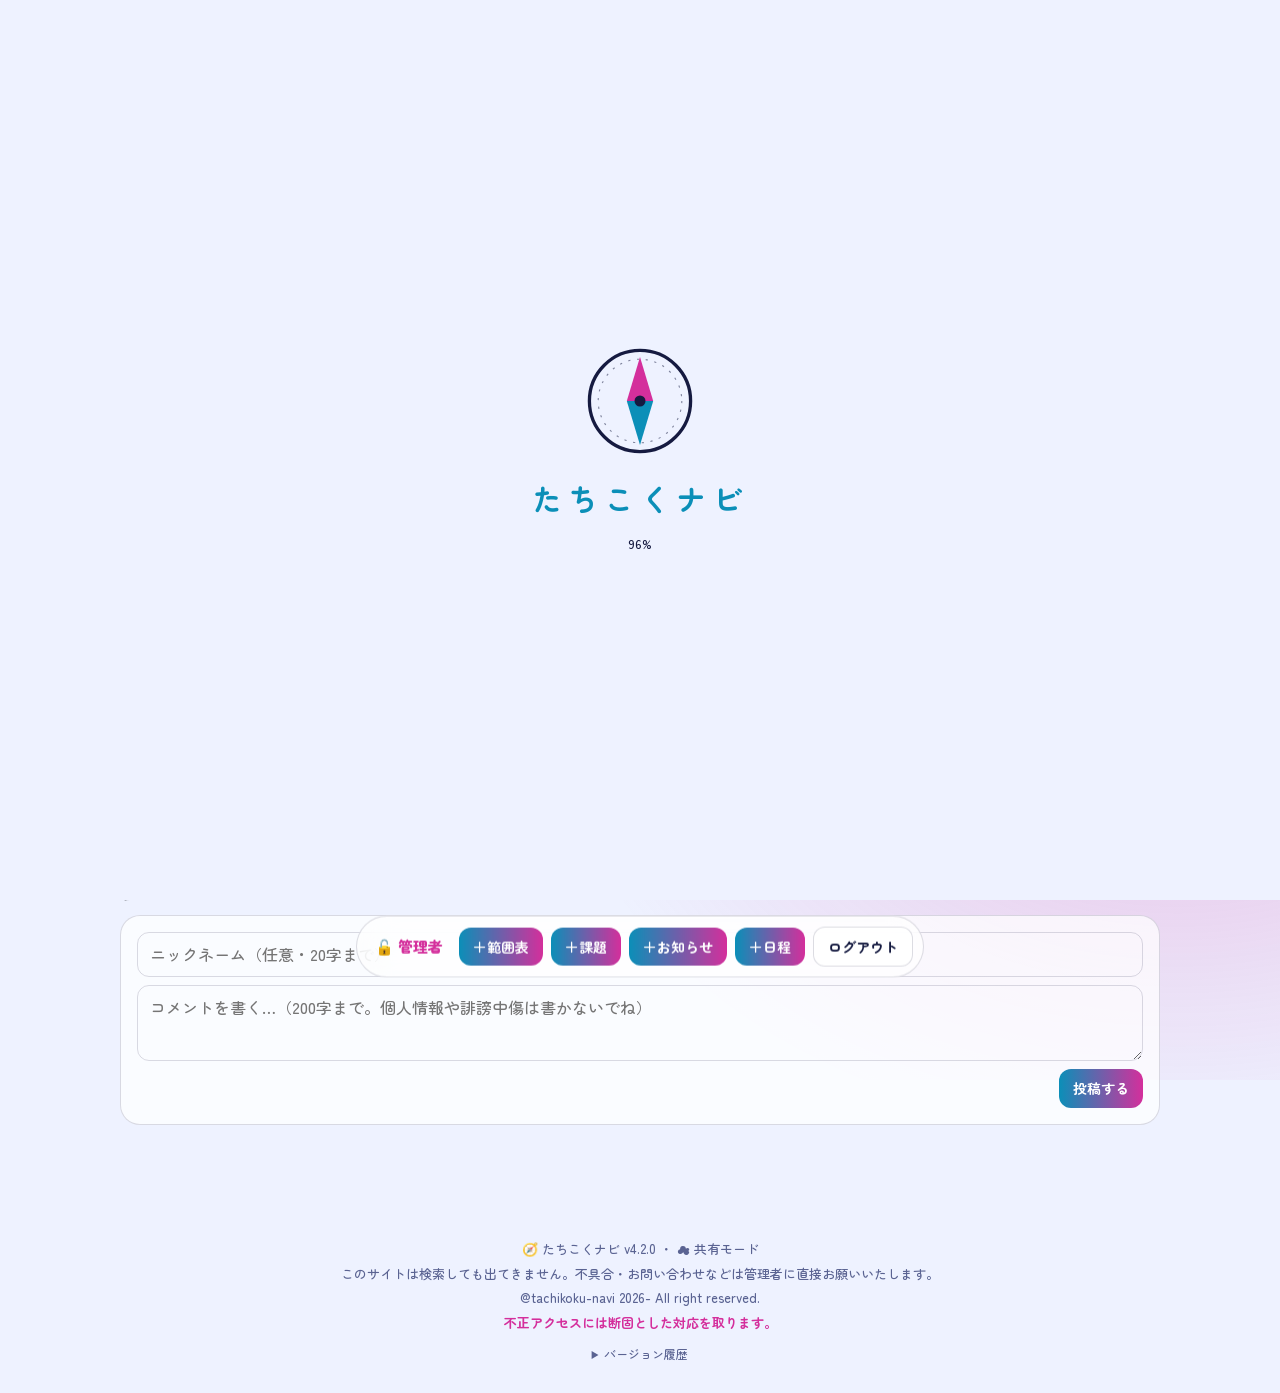
<file: index２.html>
<!DOCTYPE html>
<html lang="ja">
<head>
<meta charset="utf-8">
<meta name="viewport" content="width=device-width, initial-scale=1, viewport-fit=cover">
<title>たちこくナビ</title>
<meta name="robots" content="noindex,nofollow">
<link rel="icon" type="image/svg+xml" href="data:image/svg+xml,%3Csvg xmlns='http://www.w3.org/2000/svg' viewBox='0 0 100 100'%3E%3Crect width='100' height='100' rx='22' fill='%23060a1e'/%3E%3Ccircle cx='50' cy='50' r='34' fill='none' stroke='%235ee7ff' stroke-width='6'/%3E%3Cpath d='M50 16L63 50H37Z' fill='%23ff6bd6'/%3E%3Cpath d='M50 84L63 50H37Z' fill='%235ee7ff'/%3E%3Ccircle cx='50' cy='50' r='5' fill='%23ffffff'/%3E%3C/svg%3E">
<link rel="preconnect" href="https://fonts.googleapis.com">
<link rel="stylesheet" href="https://fonts.googleapis.com/css2?family=Zen+Maru+Gothic:wght@500;700;900&display=swap">
<style>
*{box-sizing:border-box;margin:0}
:root{--bg:#eef2ff;--fg:#151a40;--mut:#5a6392;--card:rgba(255,255,255,.72);--bd:rgba(21,26,64,.15);--a:#0b8fb8;--b:#d42f9c;--c:#b57d00;box-sizing:border-box;padding-top:env(safe-area-inset-top,0px);padding-bottom:env(safe-area-inset-bottom,0px)}
@media(prefers-color-scheme:dark){:root:not([data-theme="light"]){--bg:#060a1e;--fg:#e9edff;--mut:#9aa5d4;--card:rgba(255,255,255,.07);--bd:rgba(255,255,255,.15);--a:#5ee7ff;--b:#ff6bd6;--c:#ffd36b}}
:root[data-theme="dark"]{--bg:#060a1e;--fg:#e9edff;--mut:#9aa5d4;--card:rgba(255,255,255,.07);--bd:rgba(255,255,255,.15);--a:#5ee7ff;--b:#ff6bd6;--c:#ffd36b}
html{scroll-padding-top:env(safe-area-inset-top,0px);scroll-behavior:smooth}
body{background:var(--bg);color:var(--fg);font:500 15px/1.6 "Zen Maru Gothic","Hiragino Maru Gothic ProN","Yu Gothic",Meiryo,sans-serif;overflow-x:hidden}
body::before{content:"";position:fixed;inset:0 0 auto;height:env(safe-area-inset-top,0px);z-index:40;background:var(--bg)}
#bg{position:fixed;inset:0;z-index:-1;pointer-events:none}
.au{position:fixed;inset:-20%;z-index:-2;background:radial-gradient(35% 35% at 20% 25%,color-mix(in srgb,var(--a) 30%,transparent),transparent),radial-gradient(35% 35% at 80% 70%,color-mix(in srgb,var(--b) 26%,transparent),transparent);animation:au 20s ease-in-out infinite alternate}
@keyframes au{to{transform:rotate(25deg) scale(1.2)}}
.rb main,.rb .au,.rb #bg{animation:hr 3s linear infinite}
@keyframes hr{to{filter:hue-rotate(360deg)}}
#splash{position:fixed;inset:0;z-index:99;background:var(--bg);display:grid;place-content:center;justify-items:center;gap:12px;transition:transform .9s cubic-bezier(.7,0,.2,1),opacity .9s}
#splash.out{transform:translateY(-100%);opacity:0}
#splash svg{width:110px;animation:sp 2.4s ease-in-out infinite}
@keyframes sp{50%{transform:rotate(200deg) scale(1.15)}}
#splash b{font-size:30px;letter-spacing:.2em;color:var(--a)}
svg .nb{fill:var(--b)}svg .na{fill:var(--a)}svg{color:var(--fg)}
.nd{transform-origin:50px 50px}
header{position:sticky;top:env(safe-area-inset-top,0px);z-index:30;display:flex;justify-content:space-between;align-items:center;padding:10px clamp(14px,4vw,40px);backdrop-filter:blur(14px);background:color-mix(in srgb,var(--bg) 60%,transparent);border-bottom:1px solid var(--bd)}
.logo{display:flex;align-items:center;gap:10px;font-size:22px;font-weight:900;cursor:pointer;user-select:none}
.logo svg{width:38px}.logo em{font-style:normal;color:var(--a)}
button{font:inherit;color:inherit;cursor:pointer}
.hb{display:flex;gap:8px}
.hb button,.tabs button,.chip{background:var(--card);border:1px solid var(--bd);border-radius:99px;padding:6px 14px;transition:.2s}
.hb button:hover,.chip:hover{transform:translateY(-2px);border-color:var(--a)}
main{max-width:1100px;margin:0 auto;padding:24px clamp(14px,4vw,30px) 80px}
.hero{display:grid;grid-template-columns:1fr auto;gap:24px;align-items:center;padding:30px 0 16px}
@media(max-width:720px){.hero{grid-template-columns:1fr}}
h1{font-size:clamp(34px,7vw,66px);line-height:1.1;font-weight:900;background:linear-gradient(100deg,var(--a),var(--b),var(--c),var(--a));background-size:300% 100%;-webkit-background-clip:text;background-clip:text;color:transparent;animation:sh 6s linear infinite}
@keyframes sh{to{background-position:-300% 0}}
.tw{min-height:2em;font-size:18px;color:var(--mut);margin-top:8px}
.tw::after{content:"▍";color:var(--a);animation:bl 1s steps(2) infinite}
@keyframes bl{50%{opacity:0}}
.stats{display:flex;gap:12px;align-items:center;flex-wrap:wrap}
.st{background:var(--card);border:1px solid var(--bd);border-radius:18px;padding:12px 18px;text-align:center;min-width:92px}
.st b{display:block;font-size:30px;line-height:1.2;color:var(--a)}.st small{color:var(--mut)}
.ring{position:relative;width:82px;height:82px}.ring svg{width:82px;transform:rotate(-90deg)}
.ring circle{fill:none;stroke-width:7;stroke-linecap:round}
.ring .t{stroke:var(--bd)}.ring .v{stroke:var(--b);stroke-dasharray:163.4;transition:stroke-dashoffset 1.2s}
.ring span{position:absolute;inset:0;display:grid;place-items:center;font-weight:900}
.tkw{overflow:hidden;border-block:1px dashed var(--bd);margin:12px 0 24px;mask:linear-gradient(90deg,transparent,#000 8%,#000 92%,transparent)}
.tk{display:flex;width:max-content;gap:50px;padding:7px 0;animation:mq 34s linear infinite;color:var(--mut)}
.tkw:hover .tk{animation-play-state:paused}
@keyframes mq{to{transform:translateX(-50%)}}
.tabs{position:relative;display:flex;width:100%;max-width:620px;gap:4px;padding:5px;background:var(--card);border:1px solid var(--bd);border-radius:99px}
.tabs button{border:0;background:none;position:relative;z-index:1;font-weight:700;flex:1;white-space:nowrap;padding:8px 6px}
.tabs button.on{color:#fff}
#ind{position:absolute;top:5px;bottom:5px;border-radius:99px;background:linear-gradient(90deg,var(--a),var(--b));transition:.4s cubic-bezier(.3,1.4,.5,1);box-shadow:0 4px 18px color-mix(in srgb,var(--b) 40%,transparent)}
.tools{display:flex;flex-wrap:wrap;gap:10px;align-items:center;margin:18px 0}
#q{flex:1 1 220px;background:var(--card);border:1px solid var(--bd);border-radius:99px;padding:9px 18px;color:var(--fg);font:inherit;outline:0}
#q:focus,input:focus,select:focus,textarea:focus{border-color:var(--a);box-shadow:0 0 0 3px color-mix(in srgb,var(--a) 25%,transparent)}
.chip.on{background:var(--a);color:#001;border-color:var(--a)}
.grid{display:grid;grid-template-columns:repeat(auto-fill,minmax(min(285px,100%),1fr));gap:18px;perspective:1100px}
.card{position:relative;overflow:hidden;padding:20px;border-radius:20px;background:var(--card);border:1px solid var(--bd);border-top:4px solid hsl(var(--h) 85% 58%);backdrop-filter:blur(14px);opacity:0;transform:rotateX(var(--rx,0)) rotateY(var(--ry,0));transition:transform .15s,translate .25s,scale .25s,box-shadow .3s;display:flex;flex-direction:column;gap:6px}
.card.in{opacity:1;animation:rv .6s calc(var(--i)*60ms) backwards}.card.sx{animation:none}
@keyframes rv{from{opacity:0;translate:0 34px}}
.card:hover{translate:0 -10px;scale:1.03;z-index:3;box-shadow:0 22px 50px color-mix(in srgb,hsl(var(--h) 85% 58%) 40%,transparent)}
.card::after{content:"";position:absolute;inset:0;pointer-events:none;opacity:0;transition:.3s;background:radial-gradient(240px at var(--mx,50%) var(--my,0),color-mix(in srgb,hsl(var(--h) 90% 62%) 30%,transparent),transparent)}
.card:hover::after{opacity:1}
.badge{align-self:flex-start;background:hsl(var(--h) 85% 58%);color:#000;font-weight:900;border-radius:99px;padding:2px 12px;font-size:13px}
.card h3{font-size:19px;line-height:1.35}
.card p{color:var(--mut);font-size:14px}.card small{color:var(--mut);opacity:.8}
.ac,.adm{display:flex;gap:8px;margin-top:auto;padding-top:8px;flex-wrap:wrap}
.adm{display:none}.adm button{font-size:13px}
.adm-on .adm{display:flex}
.btn,.ac a,.ac button,.adm button{background:linear-gradient(90deg,var(--a),var(--b));color:#fff;border:0;border-radius:12px;padding:8px 14px;font-weight:700;text-decoration:none;transition:.2s;font-size:14px}
.btn:hover,.ac a:hover,.ac button:hover,.adm button:hover{transform:translateY(-2px) scale(1.04)}
.ac a,.btn.g,.adm button+button{background:var(--card);color:var(--fg);border:1px solid var(--bd)}
.bar{height:6px;border-radius:9px;background:var(--bd);overflow:hidden;margin-top:4px}
.bar i{display:block;height:100%;width:var(--w);background:linear-gradient(90deg,var(--a),var(--b));animation:gw 1.3s both}
@keyframes gw{from{width:0}}
.cd{font-weight:900;font-size:22px}
.over{filter:grayscale(.6)}.over .cd{color:var(--mut)}
.hot .cd{color:var(--b)}.card.in.hot{animation:rv .6s calc(var(--i)*60ms) backwards,pl 1.6s infinite}.card.sx.hot{animation:pl 1.6s infinite}
@keyframes pl{50%{box-shadow:0 0 0 7px color-mix(in srgb,var(--b) 25%,transparent)}}
.dn h3{text-decoration:line-through;opacity:.6}
.ck{display:flex;gap:8px;align-items:center;cursor:pointer;font-weight:700}
.ck input{accent-color:var(--a);width:18px;height:18px}
.empty{grid-column:1/-1;text-align:center;padding:60px 10px;color:var(--mut);font-size:18px}
footer{text-align:center;color:var(--mut);padding:30px 14px calc(30px + env(safe-area-inset-bottom,0px));font-size:13px}
#fab{position:fixed;left:50%;bottom:calc(16px + env(safe-area-inset-bottom,0px));translate:-50% 150%;z-index:35;display:flex;gap:8px;padding:10px;border-radius:99px;background:var(--card);backdrop-filter:blur(16px);border:1px solid var(--bd);transition:translate .5s cubic-bezier(.3,1.5,.5,1);align-items:center}
.adm-on #fab{translate:-50% 0}
#fab span{padding:0 8px;font-weight:900;color:var(--b)}
.md{position:fixed;inset:0;z-index:60;display:grid;place-items:center;padding:14px;background:rgba(0,0,0,.55);backdrop-filter:blur(6px)}
.md[hidden]{display:none}
.box{width:min(470px,100%);max-height:92vh;overflow:auto;background:var(--bg);border:1px solid var(--bd);border-radius:24px;padding:24px;display:grid;gap:12px;animation:pop .4s cubic-bezier(.2,1.5,.4,1)}
@keyframes pop{from{scale:.6;opacity:0}}
.shake{animation:sk .4s}
@keyframes sk{20%,60%{translate:-10px}40%,80%{translate:10px}}
.box label{display:grid;gap:3px;font-weight:700;font-size:13px}
.box input,.box select,.box textarea{background:var(--card);color:var(--fg);border:1px solid var(--bd);border-radius:12px;padding:9px 12px;font:inherit;outline:0}
.box textarea{min-height:70px}.row{display:flex;gap:8px}
#toast{position:fixed;top:calc(70px + env(safe-area-inset-top,0px));left:50%;translate:-50% -30px;opacity:0;z-index:80;background:var(--fg);color:var(--bg);padding:10px 20px;border-radius:99px;font-weight:700;transition:.4s;pointer-events:none;max-width:90vw;text-align:center}
#toast.on{translate:-50% 0;opacity:1}
.st{transition:.25s}.st:hover{translate:0 -8px;scale:1.06;box-shadow:0 12px 28px color-mix(in srgb,var(--a) 30%,transparent)}
.badge{transition:.25s}.card:hover .badge{scale:1.12;rotate:-3deg}
.card h3{transition:.25s}.card:hover h3{color:hsl(var(--h) 85% 60%);translate:3px 0}
.logo{transition:.3s}.logo:hover{scale:1.06;filter:drop-shadow(0 6px 10px color-mix(in srgb,var(--a) 50%,transparent))}
.tk span{display:inline-block;transition:.2s}.tk span:hover{color:var(--fg);scale:1.1}
.hb button:hover,.chip:hover{box-shadow:0 8px 20px color-mix(in srgb,var(--a) 28%,transparent)}
.nbn .chip{display:inline-flex;gap:8px;align-items:center;max-width:100%;overflow:hidden;white-space:nowrap;text-overflow:ellipsis;border-color:var(--b);animation:bn 2.4s infinite}
@keyframes bn{50%{box-shadow:0 0 0 6px color-mix(in srgb,var(--b) 22%,transparent)}}
.pwi{-webkit-text-security:disc;text-security:disc}
.box input,.box select,.box textarea{font-size:16px}
footer p{margin:4px 0}
.osn{font-size:11px;color:var(--mut);margin:0 0 6px;line-height:1.5}.osn a{color:var(--a)}
.sbnrow{display:flex;flex-wrap:wrap;gap:8px}
#totop{position:fixed;right:16px;bottom:calc(16px + env(safe-area-inset-bottom,0px));z-index:35;width:44px;height:44px;border-radius:99px;border:1px solid var(--bd);background:var(--card);backdrop-filter:blur(14px);color:var(--fg);font-size:18px;box-shadow:0 8px 20px rgba(0,0,0,.18);transition:.25s;opacity:0;translate:0 10px;pointer-events:none}
#totop.show{opacity:1;translate:0 0;pointer-events:auto}
#totop:hover{translate:0 -4px;scale:1.08}
.adm-on #totop{bottom:calc(76px + env(safe-area-inset-bottom,0px))}
.vh{margin-top:10px;font-size:12px;color:var(--mut)}
.vh summary{cursor:pointer;user-select:none}
.vh ul{list-style:none;padding:0;margin:6px 0 0;display:inline-flex;flex-direction:column;gap:2px}
.tbw{position:sticky;top:calc(var(--hh,60px) + env(safe-area-inset-top,0px));z-index:25;display:flex;justify-content:center;padding:8px 6px 10px;margin:0 -6px;backdrop-filter:blur(12px);background:color-mix(in srgb,var(--bg) 72%,transparent)}
.cdn{display:grid;grid-template-columns:repeat(auto-fit,minmax(150px,1fr));gap:12px;margin:6px 0 18px}
.cdc{background:var(--card);border:1px solid var(--bd);border-top:4px solid hsl(var(--h) 85% 58%);border-radius:18px;padding:12px 14px;text-align:center;transition:.25s;min-width:0}
.cdc:hover{translate:0 -8px;scale:1.04;box-shadow:0 14px 32px color-mix(in srgb,hsl(var(--h) 85% 58%) 35%,transparent)}
.cdc small{color:var(--mut);font-weight:700}.cdc p{font-size:12px;color:var(--mut);overflow-wrap:anywhere}
.cdc .n{font-size:clamp(32px,9vw,46px);font-weight:900;line-height:1.15;color:hsl(var(--h) 85% 58%)}.cdc .n i{font-style:normal;font-size:.4em;margin-left:2px;color:var(--fg)}
.cdc.soon{animation:pl 1.6s infinite}
.card{min-width:0;overflow-wrap:anywhere}
.fg{grid-template-columns:repeat(auto-fill,minmax(min(240px,100%),1fr))}
@media(max-width:560px){
body{font-size:14px}
header{flex-wrap:wrap;gap:6px;padding:8px 12px}.logo{font-size:19px}.logo svg{width:32px}
.hb{gap:6px}.hb button{padding:5px 10px;font-size:12px}
main{padding:10px 12px 90px}
.hero{padding:14px 0 6px;gap:12px}.tw{font-size:15px}
.stats{gap:8px}.st{padding:8px 10px;min-width:0;flex:1}.st b{font-size:22px}.ring{width:64px;height:64px}.ring svg{width:64px}
.tabs button{font-size:12px;padding:8px 2px}.tabs .x{display:none}
.sbn{white-space:normal;text-align:center}
.card{padding:16px}.ci.rp{margin-left:14px}.box{padding:18px}
#fab{width:calc(100% - 20px);flex-wrap:wrap;justify-content:center;border-radius:22px;gap:6px}#fab span{width:100%;text-align:center}#fab .btn{padding:6px 10px;font-size:13px}
.adm-on main{padding-bottom:190px}
}
.hb{flex-wrap:wrap;justify-content:flex-end}
.sbw{margin-bottom:14px}.sbn{display:inline-flex;align-items:center;gap:6px;font-size:12px;font-weight:700;padding:4px 14px;border-radius:99px;text-decoration:none;color:var(--fg);background:linear-gradient(var(--bg),var(--bg)) padding-box,linear-gradient(90deg,var(--a),var(--b),var(--c),var(--a)) border-box;background-size:auto,300% 100%;border:2px solid transparent;animation:sh 5s linear infinite;transition:.25s}.sbn:hover{translate:0 -4px;scale:1.05;box-shadow:0 10px 24px color-mix(in srgb,var(--b) 35%,transparent)}
#cm{margin-top:60px}#cm h2{font-size:24px;margin-bottom:10px}
.cmf{display:grid;gap:8px;background:var(--card);border:1px solid var(--bd);border-radius:20px;padding:16px}
.cmf input,.cmf textarea{background:transparent;color:var(--fg);border:1px solid var(--bd);border-radius:12px;padding:9px 12px;font:inherit;font-size:16px;outline:0;min-height:44px}.cmf textarea{min-height:76px;resize:vertical}.cmf .btn{justify-self:end}
.ci{background:var(--card);border:1px solid var(--bd);border-radius:16px;padding:12px 16px;margin-top:10px;transition:.25s}.ci:hover{translate:5px -3px;box-shadow:0 10px 26px color-mix(in srgb,var(--a) 25%,transparent)}.ci p{margin:4px 0;word-break:break-word}.ci small{color:var(--mut)}
.cx{display:none;background:none;border:1px solid var(--bd);border-radius:10px;padding:2px 10px;font-size:12px;color:var(--mut)}.adm-on .cx,.cx.own{display:inline-block}.cx:hover{border-color:var(--b);color:var(--b)}
[hidden]{display:none!important}
.ci.pin{border-color:var(--b);box-shadow:0 0 0 2px color-mix(in srgb,var(--b) 20%,transparent)}.ipt{color:var(--mut);font-size:11px}
.ci.rp{margin-left:28px;border-left:3px solid var(--a)}.vf{color:var(--a);font-weight:700;font-size:12px;border:1px solid var(--a);border-radius:99px;padding:0 8px;margin-left:6px}
.rpb{display:flex;justify-content:space-between;align-items:center;gap:8px;background:color-mix(in srgb,var(--a) 14%,transparent);border-radius:12px;padding:6px 12px;font-size:13px}
.lk{background:none;border:1px solid var(--bd);border-radius:99px;padding:2px 12px;font-size:13px;transition:.2s}#fp.lk{border:0;text-decoration:underline;color:var(--mut)}.lk:hover{translate:0 -3px;scale:1.1;border-color:var(--a)}.lk.on{background:var(--a);color:#001;border-color:var(--a)}.lk:active{scale:.9}
.pg h2{margin:30px 0 8px;font-size:22px;border-left:5px solid var(--a);padding-left:12px}.pg p,.pg li{color:var(--mut);margin:6px 0}.pg ul{padding-left:22px}.pg .lead{font-size:17px;color:var(--fg)}
.fg{display:grid;grid-template-columns:repeat(auto-fill,minmax(240px,1fr));gap:14px;margin-top:14px}.fc{background:var(--card);border:1px solid var(--bd);border-radius:18px;padding:16px;transition:.25s}.fc:hover{translate:0 -8px;scale:1.03;box-shadow:0 16px 36px color-mix(in srgb,var(--b) 30%,transparent)}.fc b{font-size:17px}
</style>
</head>
<body>
<!-- admax -->
<script src="https://adm.shinobi.jp/s/07074144279ef4dc8eccf810c9cf9d9e"></script>
<!-- admax -->
<div class="au"></div><canvas id="bg"></canvas>
<div id="splash"><div id="sc"></div><b>たちこくナビ</b><small id="sp">0%</small></div>
<header>
  <div class="logo" id="logo"><span class="lg"></span><span>たちこく<em>ナビ</em></span></div>
  <div class="hb"><button id="cmj" title="コメント欄へ移動">💬 コメント欄へ</button><button id="th" title="テーマ切替">🌓</button><button id="abt">ℹ️ 当サイトについて</button><button id="lock">🔒 管理</button></div>
</header>
<main id="home">
  <div class="tbw"><nav class="tabs" id="tabs"><i id="ind"></i><button class="on" data-t="ranges">📄 範囲表</button><button data-t="tasks">📝 課題</button><button data-t="news">📢 お知らせ<span class="x">・ニュース</span></button><button data-t="events">📅 日程</button></nav></div>
  <section class="hero">
    <div><h1>たちこくナビ</h1><p class="tw" id="tw"></p></div>
    <div class="stats">
      <div class="ring"><svg viewBox="0 0 60 60"><circle class="t" cx="30" cy="30" r="26"/><circle class="v" id="rv" cx="30" cy="30" r="26" stroke-dashoffset="163.4"/></svg><span id="rp">0%</span></div>
      <div class="st"><b id="s1">0</b><small>範囲表</small></div>
      <div class="st"><b id="s2">0</b><small>未完了の課題</small></div>
      <div class="st"><b id="s3">0</b><small>7日以内の期限</small></div>
    </div>
  </section>
  <section class="cdn" id="cdn"></section>
  <div id="nb" class="nbn"></div>
  <div class="tkw"><div class="tk" id="tk"></div></div>
  <div class="sbw"><p class="osn">STUDIXとたちこくナビneoはオープンソース（STUDIX: <a href="https://github.com/sirius-tool/studix" target="_blank" rel="noopener">github.com/sirius-tool/studix</a>）であり、管理者に学習情報等が抜き取られる心配は一切ございません。ご安心ください。</p><div class="sbnrow"><a class="sbn" href="https://sirius-tool.github.io/studix" target="_blank" rel="noopener">📚 学習管理アプリ「STUDIX」も是非ご利用ください！ →</a><a class="sbn" href="https://sirius-tool.github.io/tknavi-neo" target="_blank" rel="noopener">📝 考査の練習問題解くならたちこくナビneo! →</a></div></div>
    <div class="tools"><input id="q" placeholder="🔍 検索（/ キーで移動）"><div id="chips" style="display:contents"></div></div>
  <div class="grid" id="grid"></div>
<section id="cm"><h2>💬 みんなのコメント（荒らさないでね）</h2><div class="cmf"><div id="rpl" class="rpb" hidden></div><input id="hp" tabindex="-1" autocomplete="off" aria-hidden="true" style="position:absolute;left:-9999px;height:0;opacity:0"><input id="cn" maxlength="20" placeholder="ニックネーム（任意・20字まで）"><textarea id="ct" maxlength="200" placeholder="コメントを書く…（200字まで。個人情報や誹謗中傷は書かないでね）"></textarea><button class="btn" id="cs">投稿する</button></div><div id="cl"></div></section>
</main>
<main id="ab" class="pg" hidden>
  <h1 style="font-size:clamp(30px,6vw,52px);padding:24px 0 6px">当サイトについて</h1>
  <p class="lead">「たちこくナビ」は、学校生活でいちばん探しやすい情報――テストの範囲表、提出期限の近い課題、大切なお知らせ――を、ひとつの場所にあつめたナビゲーションサイトです。「あれ、範囲表どこだっけ？」「この課題、いつまでだっけ？」という無駄な探し物の時間をなくして、勉強に向き合う時間を増やすことが目的です。ぜひたくさん使ってください。</p>
  <h2>できること</h2>
  <div class="fg">
    <div class="fc"><b>📄 範囲表</b><p>どの考査（例：2学期期末考査）のものかが一目でわかる形で、範囲表のPDFをダウンロード・閲覧できます。試験日や備考も確認できます。</p></div>
    <div class="fc"><b>📝 課題</b><p>教科・期限・内容を一覧で確認。「あと何日」がカウントダウンされ、期限が近いものは赤く光って知らせます。終わったら「完了」にチェックすれば、達成率リングが伸びます。</p></div>
    <div class="fc"><b>📢 お知らせ・ニュース</b><p>行事の変更や重要な連絡を掲載します。ピン留めされたお知らせは先頭に表示され、最新の1件はトップにも顔を出します。</p></div>
    <div class="fc"><b>💬 コメント</b><p>ページ下部のコメント欄で、感想や要望を気軽に書き込めます。不適切なコメントは管理者が削除します。👍で共感も伝えられます。荒らしコメント対策機能追加しました。不適切な言葉（NGワード）は、伏せ字や記号をはさんでも自動で投稿できなくなります。</p></div>
    <div class="fc"><b>📅 日程カウントダウン</b><p>考査や模試の日程を登録すると、「考査まであと◯日」「模試まであと◯日」がトップに表示されます。</p></div>
    <div class="fc"><b>🔍 検索と絞り込み</b><p>キーワード検索と、考査・教科ごとの絞り込みができます。「/」キーを押すとすぐ検索欄に移動できます。</p></div>
    <div class="fc"><b>🌓 見た目の切替</b><p>ダークモードとライトモードをボタンひとつで切り替えられます。こっそり隠し機能もあるかも？</p></div>
  </div>
  <h2>このサイトについて</h2>
  <p>プリントの紛失、連絡の見落とし、クラスごとに情報がバラバラになること――学校生活でよくある困りごとを、スマホやパソコンからいつでも確認できる形で解決します。</p>
  <h2>情報の更新について</h2>
  <p>範囲表・課題・お知らせの登録と更新は、管理者が管理者画面から行います。内容はできるだけ正確に保つよう努めていますが、実際の発表と異なる場合は、学校からの案内や先生の指示を優先してください。</p>
  <p>「完了」のチェック状況は、あなたの端末のブラウザにだけ保存され、他の人には見えません。</p>
  <h2>ご利用にあたってのお願い</h2>
  <ul>
    <li>コメント欄に、氏名・連絡先・パスワードなどの個人情報を書かないでください。</li>
    <li>他の人を傷つける言葉や、スパム・宣伝の投稿は禁止です。管理者が削除することがあります。</li>
    <li>資料のダウンロードは、個人の学習目的でお使いください。無断での再配布はご遠慮ください。</li>
    <li>このサイトは検索しても出てきません。リンクを知っている人だけが使えるサイトです。</li>
  <li>不正アクセス対策のため、コメント投稿時のIPアドレスを、管理者だけが見られる形で記録しています。不正アクセスには断固とした対応を取ります。</li>
  </ul>
  <h2>お問い合わせ</h2>
  <p>不具合やご要望は、管理者に直接お伝えください。コメント欄への書き込みでも、意見を受け付けています。</p>
  <h2>おすすめ：STUDIX・たちこくナビneo</h2>
  <p>学習管理アプリ「STUDIX」と、考査の練習問題が解ける「たちこくナビneo」も、あわせてどうぞ。</p>
  <div class="sbw"><p class="osn">STUDIXとたちこくナビneoはオープンソース（STUDIX: <a href="https://github.com/sirius-tool/studix" target="_blank" rel="noopener">github.com/sirius-tool/studix</a>）であり、管理者に学習情報等が抜き取られる心配は一切ございません。ご安心ください。</p><div class="sbnrow"><a class="sbn" href="https://sirius-tool.github.io/studix" target="_blank" rel="noopener">📚 STUDIXを開く →</a><a class="sbn" href="https://sirius-tool.github.io/tknavi-neo" target="_blank" rel="noopener">📝 たちこくナビneoを開く →</a></div></div>
  <p style="margin-top:26px"><a class="btn" href="#home" style="display:inline-block;text-decoration:none">← ホームへ戻る</a></p>
</main>
<footer><p id="ft"></p><p>このサイトは検索しても出てきません。不具合・お問い合わせなどは管理者に直接お願いいたします。</p><p>@tachikoku-navi 2026- All right reserved.</p><p style="font-weight:700;color:var(--b)">不正アクセスには断固とした対応を取ります。</p>
  <!-- admax -->
<script src="https://adm.shinobi.jp/s/07074144279ef4dc8eccf810c9cf9d9e"></script>
<!-- admax -->
<details class="vh"><summary>バージョン履歴</summary><ul>
<li>2026-11-27　v4.2.0</li>
<li>2026-11-26　v4.1.0</li>
<li>2026-11-26　v4.0.0</li>
<li>2026-11-25　v3.1.3</li>
<li>2026-11-21　v3.1.2</li>
<li>2026-11-20　v3.1.1</li>
<li>2026-11-20　v3.1.0</li>
<li>2026-11-20　v3.0.0</li>
<li>2026-11-19　v2.2.3</li>
<li>2026-11-19　v2.2.2</li>
<li>2026-11-19　v2.2.1</li>
<li>2026-11-19　v2.2.0</li>
<li>2026-11-19　v2.1.1</li>
<li>2026-11-18　v2.1.0</li>
<li>2026-11-18　v2.0.0</li>
<li>2026-11-18　v1.0.0</li>
</ul></details></footer>
<div id="fab"><span>🔓 管理者</span><button class="btn" data-add="ranges">＋範囲表</button><button class="btn" data-add="tasks">＋課題</button><button class="btn" data-add="news">＋お知らせ</button><button class="btn" data-add="events">＋日程</button><button class="btn g" id="out">ログアウト</button></div>
<div class="md" id="md" hidden><div class="box" id="bx"></div></div>
<div id="toast"></div>
<button id="totop" title="一番上に戻る">⬆</button>
<script>
/* ★★★ Supabase の設定（チャットの手順で取得した値を貼る）★★★ */
const SB_URL='https://lmsltsroicnapujzesio.supabase.co';              // 例: https://xxxxxxxx.supabase.co
const SB_KEY='sb_publishable_FZ6dmJtR4Ulc7Ozk4qz-_w_ZpSp_b6N';              // anon public キー
const ADMIN_EMAIL='admin@tachikoku-navi.example'; // 管理者として登録したメール
const SB=!!(SB_URL&&SB_KEY);
const $=s=>document.querySelector(s),E=s=>String(s??'').replace(/[&<>"']/g,c=>({'&':'&amp;','<':'&lt;','>':'&gt;','"':'&quot;',"'":'&#39;'}[c]));
const CP='<svg viewBox="0 0 100 100"><circle cx="50" cy="50" r="46" fill="none" stroke="currentColor" stroke-width="3"/><circle cx="50" cy="50" r="38" fill="none" stroke="currentColor" stroke-dasharray="2 6" opacity=".5"/><g class="nd"><path class="nb" d="M50 10L62 50H38Z"/><path class="na" d="M50 90L62 50H38Z"/></g><circle cx="50" cy="50" r="5" fill="currentColor"/></svg>';
$('#sc').innerHTML=CP;document.querySelector('.lg').innerHTML=CP;
const EX=['1学期中間考査','1学期期末考査','2学期中間考査','2学期期末考査','3学期期末考査','学年末考査','実力テスト','その他'];
const SJ=['国語','数学','英語','理科','社会','物理','化学','生物','地理','歴史','公民','情報','音楽','美術','保健体育','家庭','その他'];
const LS=k=>{try{return JSON.parse(localStorage.getItem(k))||[]}catch(e){return[]}},SV=(k,v)=>{try{localStorage.setItem(k,JSON.stringify(v));return 1}catch(e){return 0}};
const hue=s=>[...String(s)].reduce((a,c)=>a+c.charCodeAt(0)*47,0)%360;
let CMT=[],IPM={},lastP=0,CN=20,HM=false,RT=null,LKL=new Set(LS('tn_likes'));let S={ranges:[],tasks:[],news:[],events:[]},tab='ranges',flt='',AD=false,DN=new Set(LS('tn_done'));
const T0=()=>{const d=new Date();d.setHours(0,0,0,0);return d},dys=s=>Math.round((new Date(s+'T00:00')-T0())/864e5);
const fd=s=>typeof s=='number'?new Date(s).toLocaleDateString('ja-JP'):new Date(s+'T00:00').toLocaleDateString('ja-JP',{month:'long',day:'numeric',weekday:'short'});
let tt;const toast=m=>{const t=$('#toast');t.textContent=m;t.classList.add('on');clearTimeout(tt);tt=setTimeout(()=>t.classList.remove('on'),2600)};
/* ---- background: static stars (drawn once) + compass needle ---- */
const cv=$('#bg'),cx=cv.getContext('2d'),P=Array.from({length:140},()=>({x:Math.random(),y:Math.random(),z:Math.random()*.9+.1,r:Math.random()*1.6+.6}));let W,H,col='#5ee7ff';
function draw(){W=cv.width=innerWidth;H=cv.height=innerHeight;const n=Math.min(140,W*H/11000|0),S_=P.slice(0,n).map(p=>({...p,x:p.x*W,y:p.y*H}));cx.clearRect(0,0,W,H);cx.fillStyle=cx.strokeStyle=col;for(const p of S_){cx.globalAlpha=.45+.5*p.z;cx.beginPath();cx.arc(p.x,p.y,p.r*(.6+p.z),0,6.3);cx.fill();for(const q of S_){const l=Math.hypot(p.x-q.x,p.y-q.y);if(l<105){cx.globalAlpha=(1-l/105)*.3;cx.beginPath();cx.moveTo(p.x,p.y);cx.lineTo(q.x,q.y);cx.stroke()}}}}
const upd=()=>{col=getComputedStyle(document.documentElement).getPropertyValue('--a').trim()||col;draw()};
upd();addEventListener('resize',()=>{draw();ind()});matchMedia('(prefers-color-scheme:dark)').addEventListener('change',()=>setTimeout(upd,60));
addEventListener('pointermove',e=>{const dx=e.clientX-innerWidth/2,dy=e.clientY-innerHeight/2;document.querySelectorAll('.nd').forEach(n=>n.style.transform='rotate('+(Math.atan2(dy,dx)*180/Math.PI+90)+'deg)')},{passive:true});
/* ---- splash / typewriter ---- */
let pc=0;const si=setInterval(()=>{pc+=Math.random()*9+3;if(pc>=100){pc=100;clearInterval(si);setTimeout(()=>{$('#splash').classList.add('out');setTimeout(()=>$('#splash').remove(),1000)},250)}$('#sp').textContent=(pc|0)+'%'},90);
const PH=['範囲表をダウンロード','課題の期限をチェック','テスト勉強、ここから出発','提出忘れ、ゼロへ。'];let pi=0,ci=0,dl_=0;
(function ty(){const s=PH[pi];ci+=dl_?-1:1;$('#tw').textContent=s.slice(0,ci);let t=dl_?30:85;if(!dl_&&ci==s.length){dl_=1;t=1500}else if(dl_&&!ci){dl_=0;pi=(pi+1)%PH.length;t=300}setTimeout(ty,t)})();
/* ---- data layer: Supabase (when configured) or this device only ---- */
let TOK=null;try{TOK=sessionStorage.getItem('tn_tok')}catch(e){}
const JH={'Content-Type':'application/json'};
const RQ=[],T_LOAD=Date.now();
function thr(){const n=Date.now();while(RQ.length&&n-RQ[0]>6e4)RQ.shift();if(RQ.length>=80){const e=new Error('rate limit');e.status=429;throw e}RQ.push(n)}
async function api(path,opt={}){thr();const r=await fetch(SB_URL+path,{...opt,headers:{apikey:SB_KEY,Authorization:'Bearer '+(TOK||SB_KEY),...(opt.headers||{})}});const t=await r.text();if(!r.ok){const e=new Error(t);e.status=r.status;throw e}return t?JSON.parse(t):null}
function fail(e,m){const t=(e&&e.message)||'';if(/rate limit/i.test(t))toast('⏳ アクセスが集中しています。少し待ってからお試しください');else if(/name reserved/i.test(t))toast('その名前は使えません');else if(/closed/i.test(t))toast('現在この機能は一時停止中です');else if(TOK&&e&&(e.status==401||e.status==403||/JWT|exp/i.test(t))){lo();toast('ログインの有効期限が切れました。もう一度ログインしてください')}else toast(m)}
async function load(first){
 if(!SB){S.ranges=LS('tn_ranges');S.tasks=LS('tn_tasks').filter(x=>!(dys(x.due)<=-3));SV('tn_tasks',S.tasks);S.news=LS('tn_news');S.events=LS('tn_events');CMT=LS('tn_comments');S.l=1;render(first);drawC();return}
 if(first)api('/rest/v1/rpc/purge_old_tasks',{method:'POST',headers:JH,body:'{}'}).catch(()=>{});
 try{const [a,b,c,ev,t]=await Promise.all([...['ranges','tasks','news'].map(x=>api('/rest/v1/'+x+'?select=*')),api('/rest/v1/events?select=*').catch(()=>[]),api('/rest/v1/comments?select=*&parent_id=is.null&order=pinned.desc,ts.desc&limit='+(CN+1)).catch(()=>api('/rest/v1/comments?select=*&parent_id=is.null&order=ts.desc&limit='+(CN+1)))]);HM=t.length>CN;const tp=t.slice(0,CN),rp=tp.length?await api('/rest/v1/comments?select=*&order=ts.asc&parent_id=in.('+tp.map(x=>x.id).join(',')+')'):[];S.ranges=a;S.tasks=b.filter(x=>!(dys(x.due)<=-3));if(AD&&TOK)b.filter(x=>dys(x.due)<=-3).forEach(x=>api('/rest/v1/tasks?id=eq.'+encodeURIComponent(x.id),{method:'DELETE'}).then(()=>delF(x.url)).catch(()=>{}));S.news=c;S.events=ev;CMT=[...tp,...rp];IPM={};if(AD&&TOK&&CMT.length){try{(await api('/rest/v1/comment_ips?select=comment_id,ip&comment_id=in.('+CMT.map(x=>x.id).join(',')+')')).forEach(x=>IPM[x.comment_id]=x.ip)}catch(e){}}S.l=1;render(first);drawC()}catch(e){S.l=1;render(first);toast('データを読み込めませんでした')}}
load(1);$('#ft').textContent='🧭 たちこくナビ v4.2.0 ・ '+(SB?'☁ 共有モード':'💾 デモモード（この端末のみ保存・Supabase未設定）');
if(SB)setInterval(()=>{if($('#md').hidden&&!document.hidden)load()},60000);
const delF=u=>{const p=(u||'').split('/public/files/')[1];if(p&&SB)api('/storage/v1/object/files/'+p,{method:'DELETE'}).catch(()=>{})};
async function save(t,o,file){
 if(file){if(SB){const p=o.id+'_'+Date.now().toString(36)+'.pdf';await api('/storage/v1/object/files/'+p,{method:'POST',headers:{'Content-Type':file.type||'application/pdf','x-upsert':'true'},body:file});delF(o.url);o.url=SB_URL+'/storage/v1/object/public/files/'+p}else o.url=await new Promise((ok,ng)=>{const f=new FileReader;f.onload=()=>ok(f.result);f.onerror=ng;f.readAsDataURL(file)});o.fn=file.name}
 if(SB){await api('/rest/v1/'+t,{method:'POST',headers:{...JH,Prefer:'resolution=merge-duplicates,return=minimal'},body:JSON.stringify(o)});await load()}else{S[t]=S[t].filter(x=>x.id!=o.id).concat(o);if(!SV('tn_'+t,S[t]))throw 0;render()}}
async function rm(t,o){try{if(SB){await api('/rest/v1/'+t+'?id=eq.'+encodeURIComponent(o.id),{method:'DELETE'});delF(o.url);await load()}else{S[t]=S[t].filter(x=>x.id!=o.id);SV('tn_'+t,S[t]);render()}toast('🗑 削除しました')}catch(e){fail(e,'削除できませんでした')}}
async function dl(o){try{const b=await (await fetch(o.url)).blob(),a=document.createElement('a');a.href=URL.createObjectURL(b);a.download=o.fn||'file.pdf';a.click();setTimeout(()=>URL.revokeObjectURL(a.href),5000);toast('⬇ 保存しました')}catch(e){window.open(o.url,'_blank')}}
/* ---- render ---- */
function drawCD(){const up=S.events.filter(x=>x.date&&dys(x.end_date||x.date)>=0).sort((a,b)=>a.date<b.date?-1:1),pk=['考査','模試'].map(k=>[k,up.find(x=>x.kind==k)]),ot=up.find(x=>x.kind!='考査'&&x.kind!='模試');if(ot)pk.push([ot.kind,ot]);
$('#cdn').innerHTML=pk.map(([k,x])=>{if(!x)return`<div class="cdc" style="--h:${hue(k)}"><small>${E(k)}まで</small><div class="n" style="font-size:20px;line-height:2">未登録</div><p>日程が登録されると表示されます</p></div>`;const d=dys(x.date),run=d<=0;return`<div class="cdc${!run&&d<=7?' soon':''}" style="--h:${hue(k)}"><small>${E(k)}${run?'':'まで あと'}</small><div class="n">${run?(d==0?'今日！':'実施中！'):'<span class="cn" data-n="'+d+'">0</span><i>日</i>'}</div><p>${E(x.title)}<br>${fd(x.date)}${x.end_date&&x.end_date!=x.date?' 〜':''}</p></div>`}).join('');document.querySelectorAll('.cn').forEach(e=>cnt(e,+e.dataset.n))}
function cnt(el,n){const f=+el.textContent||0,s=performance.now();(function u(t){const k=Math.min(1,(t-s)/700);el.textContent=Math.round(f+(n-f)*k);if(k<1)requestAnimationFrame(u)})(s)}
function card(x,i,a){const R=tab=='ranges',N=tab=='news',V=tab=='events',h=hue(V?x.kind:N?x.cat:R?x.exam:x.subject),pre=`<article class="card${a?'':' in sx'}" style="--h:${h};--i:${i}" data-id="${x.id}">`;
const fl=`<div class="ac">${x.url?`<button data-dl="${x.id}">⬇ ダウンロード</button><a href="${E(x.url)}" target="_blank" rel="noopener">👁 開く</a>`:''}</div><div class="adm"><button data-ed="${x.id}">✏️ 編集</button><button data-del="${x.id}">🗑 削除</button></div>`;
if(V){const d=dys(x.date),de=dys(x.end_date||x.date),lb=d>0?`あと${d}日`:de>=0?(d==0&&de==0?'今日！':'実施中！'):'終了';return pre.replace('class="card','class="card'+(de<0?' over':d>=0&&d<=7?' hot':''))+`<span class="badge">${E(x.kind)}</span><h3>${E(x.title)}</h3><div class="cd">⏳ ${lb}</div><p>📅 ${fd(x.date)}${x.end_date&&x.end_date!=x.date?' 〜 '+fd(x.end_date):''}</p>${x.note?`<p>${E(x.note)}</p>`:''}`+fl+'</article>'}
if(N)return pre+`<span class="badge">${x.pin?'📌 ':''}${E(x.cat)}</span><h3>${E(x.title)}</h3><p style="white-space:pre-wrap">${E(x.detail)}</p><small>🗓 ${fd(x.date)}</small>`+fl+'</article>';
if(R)return pre+`<span class="badge">${E(x.exam)}</span><h3>${E(x.title)}</h3>${x.date?`<p>🗓 試験日：${fd(x.date)}</p>`:''}${x.note?`<p>${E(x.note)}</p>`:''}<small>更新：${fd(x.updated||0)}</small>${fl}</article>`;
const d=dys(x.due),dn=DN.has(x.id),lb=d<0?`${-d}日超過`:d==0?'今日まで！':d==1?'明日まで':`あと${d}日`;
return pre.replace('class="card','class="card'+(dn?' dn':d<0?' over':d<=1?' hot':'')).replace('class="card',`class="card`)+`<span class="badge">${E(x.subject)}</span><h3>${E(x.title)}</h3><div class="cd">⏳ ${lb}</div>${d<0?`<small>🗑 ${3+d}日後に自動削除されます</small>`:''}<div class="bar"><i style="--w:${Math.max(4,Math.min(100,100-d/14*100))}%"></i></div><p>📅 期限：${fd(x.due)}</p>${x.detail?`<p>${E(x.detail)}</p>`:''}<label class="ck"><input type="checkbox" data-ck="${x.id}" ${dn?'checked':''}>完了した</label>${fl}</article>`}
function render(a){const R=tab=='ranges',k=x=>tab=='events'?x.kind:tab=='news'?x.cat:R?x.exam:x.subject,all=S[tab],q=$('#q').value.trim().toLowerCase();
if(flt&&!all.some(x=>k(x)==flt))flt='';
$('#chips').innerHTML=['',...new Set(all.map(k))].map(c=>`<button class="chip${c==flt?' on':''}" data-f="${E(c)}">${c?E(c):'すべて'}</button>`).join('');
let l=all.filter(x=>(!flt||k(x)==flt)&&[x.title,x.exam,x.subject,x.note,x.detail,x.kind,x.cat].join(' ').toLowerCase().includes(q));
l.sort(tab=='events'?(x,y)=>{const a=dys(x.end_date||x.date)<0,b=dys(y.end_date||y.date)<0;return a!=b?a-b:a?(y.date>x.date?1:-1):(x.date<y.date?-1:1)}:tab=='news'?(x,y)=>(!!y.pin-!!x.pin)||(y.date>x.date?1:y.date<x.date?-1:0):R?(x,y)=>(y.updated||0)-(x.updated||0):(x,y)=>{const a=dys(x.due)<0,b=dys(y.due)<0;return a!=b?a-b:a?(y.due>x.due?1:-1):(x.due<y.due?-1:1)});
$('#grid').innerHTML=l.length?l.map((x,i)=>card(x,i,a)).join(''):`<div class="empty">${S.l||!SB?'📭 まだ何もありません':'🛰 読み込み中…'}</div>`;
if(a){const io=new IntersectionObserver(es=>es.forEach(e=>{if(e.isIntersecting){e.target.classList.add('in');io.unobserve(e.target)}}),{threshold:.1});document.querySelectorAll('.card:not(.in)').forEach(c=>io.observe(c));setTimeout(()=>document.querySelectorAll('.card').forEach(c=>c.classList.add('in')),900)}
const tk=S.tasks.filter(x=>dys(x.due)>=0),pend=S.tasks.filter(x=>!DN.has(x.id)&&dys(x.due)>=0),wk=pend.filter(x=>dys(x.due)<=7),tot=S.tasks.filter(x=>dys(x.due)>=0||DN.has(x.id)),pct=tot.length?tot.filter(x=>DN.has(x.id)).length/tot.length:0;
const ln=S.news.slice().sort((x,y)=>(!!y.pin-!!x.pin)||(y.date>x.date?1:-1))[0];$('#nb').innerHTML=ln?`<button class="chip">📢 <b>${E(ln.cat)}</b>　${E(ln.title)}</button>`:'';
drawCD();cnt($('#s1'),S.ranges.length);cnt($('#s2'),pend.length);cnt($('#s3'),wk.length);
$('#rv').style.strokeDashoffset=163.4*(1-pct);$('#rp').textContent=Math.round(pct*100)+'%';
const tl=pend.sort((x,y)=>x.due<y.due?-1:1).slice(0,6).map(x=>{const d=dys(x.due);return`📝 ${E(x.subject)}「${E(x.title)}」${d==0?'今日まで！':d==1?'明日まで':'あと'+d+'日'}`});
const tx=(tl.length?tl:['🎉 いま期限が近い課題はありません','🧭 たちこくナビへようこそ']).join('</span><span>');$('#tk').innerHTML=`<span>${tx}</span>`.repeat(2).replace(/<\/span><span>/g,'</span><span>')}
/* ---- tabs ---- */
function ind(){const b=document.querySelector('.tabs .on'),i=$('#ind');i.style.left=b.offsetLeft+'px';i.style.width=b.offsetWidth+'px'}
$('#tabs').onclick=e=>{const b=e.target.closest('button');if(!b||b.dataset.t==tab)return;document.querySelectorAll('.tabs button').forEach(x=>x.classList.toggle('on',x==b));tab=b.dataset.t;flt='';$('#q').value='';ind();render(1)};
setTimeout(ind,50);document.fonts&&document.fonts.ready.then(ind);
$('#q').oninput=()=>render();
$('#nb').onclick=()=>document.querySelector('[data-t="news"]').click();
$('#chips').onclick=e=>{const b=e.target.closest('.chip');if(b){flt=b.dataset.f;render(1)}};
/* ---- card interactions: 3D tilt, download, edit, delete, done ---- */
const G=$('#grid');
G.onmousemove=e=>{const c=e.target.closest('.card');if(!c)return;const r=c.getBoundingClientRect(),x=(e.clientX-r.left)/r.width,y=(e.clientY-r.top)/r.height;c.style.setProperty('--rx',(.5-y)*10+'deg');c.style.setProperty('--ry',(x-.5)*12+'deg');c.style.setProperty('--mx',x*100+'%');c.style.setProperty('--my',y*100+'%')};
G.onmouseout=e=>{const c=e.target.closest('.card');if(c&&!c.contains(e.relatedTarget)){c.style.removeProperty('--rx');c.style.removeProperty('--ry')}};
G.onclick=async e=>{const b=e.target.closest('button');if(!b)return;const f=id=>S[tab].find(x=>x.id==id);
if(b.dataset.dl)dl(f(b.dataset.dl));
if(b.dataset.ed)form(tab,f(b.dataset.ed));
if(b.dataset.del){if(!b.dataset.s){b.dataset.s=1;b.textContent='本当に削除？';setTimeout(()=>{b.dataset.s='';b.textContent='🗑 削除'},3000)}else rm(tab,f(b.dataset.del))}};
G.onchange=e=>{const id=e.target.dataset.ck;if(!id)return;if(e.target.checked){DN.add(id);const r=e.target.getBoundingClientRect();toast('✅ えらい！1つ完了')}else DN.delete(id);SV('tn_done',[...DN]);render()};
/* ---- modals / admin ---- */
const md=h=>{$('#bx').innerHTML=h;$('#md').hidden=false;$('#bx').classList.remove('shake')},cl=()=>$('#md').hidden=true;
$('#md').onclick=e=>{if(e.target.id=='md'||e.target.dataset.x!=null)cl()};
let LOCKM=false;
const LKD=()=>{try{return LOCKM||localStorage.getItem('tn_lockdev')=='1'}catch(e){return LOCKM}};
const LKF=()=>{try{const f=JSON.parse(localStorage.getItem('tn_fail'));return(f&&Number.isFinite(f.n)&&f.n>=0&&f.n<=999)?f:{n:0}}catch(e){return{n:0}}};
function rfm(){md(`<h2>🔑 ロック解除（秘密の質問）</h2><p style="color:var(--mut)">本人確認のため、3つすべてに答えてください。1日に試せる回数には上限があります。</p><label>① 出身幼稚園は？<input id="r1" autocomplete="off"></label><label>② 父方の祖母は何県出身？<input id="r2" autocomplete="off"></label><label>③ MBTIは？<input id="r3" autocomplete="off"></label><div class="row"><button class="btn" id="rok">解除する</button><button class="btn g" data-x>キャンセル</button></div>`);
$('#rok').onclick=async()=>{const a1=$('#r1').value,a2=$('#r2').value,a3=$('#r3').value;if(!a1||!a2||!a3)return toast('3つとも入力してください');
let ok=false;try{ok=(await api('/rest/v1/rpc/recover_access',{method:'POST',headers:JH,body:JSON.stringify({a1:nrm(a1),a2:nrm(a2),a3:nrm(a3).toUpperCase()})}))===true}catch(e){if(/rate limit/i.test(e.message||'')){cl();toast('⏳ 試行が多すぎます。しばらくしてからお試しください');return}}
if(ok){LOCKM=false;try{localStorage.removeItem('tn_lockdev');localStorage.removeItem('tn_fail')}catch(e){}cl();toast('🔓 ロックを解除しました。もう一度ログインしてください');setTimeout(pw,400)}else{const b=$('#bx');void b.offsetWidth;b.classList.add('shake');toast('残念、不正解です')}}}
function pw(){if(!SB){toast('デモモード（Supabase未設定）では管理者機能は使えません');return}
if(LKD()){md('<h2>🔒 この端末はロック中です</h2><p style="color:var(--mut)">パスワードを3回間違えたため、ログインを停止しています。</p><div class="row"><button class="btn" id="rf">🔑 ロックを解除する</button><button class="btn g" data-x>閉じる</button></div>');$('#rf').onclick=rfm;return}
let st=0;const A=[];
const bad=()=>{const f=LKF();f.n=(f.n||0)+1;try{localStorage.setItem('tn_fail',JSON.stringify(f))}catch(e){}TOK=null;if(f.n>=3){LOCKM=true;try{localStorage.setItem('tn_lockdev','1')}catch(e){}pw();return}const b=$('#bx');void b.offsetWidth;b.classList.add('shake');toast('間違っています（あと'+(3-f.n)+'回でこの端末はロックされます）');st=0;A.length=0;setTimeout(draw,450)};
const draw=()=>{const q=st==3;md(`<h2>${q?'🔐 秘密の質問':'🔐 管理者ログイン（'+(st+1)+'/3）'}</h2><p style="color:var(--mut)">${q?'生まれた病院の名前は？':(st+1)+'段階目のパスワードを入力してください'+(st<2?'<br><small>※ 正しいかどうかは、3つ入力したあとにまとめて確認します</small>':'')}</p><div style="display:flex;gap:6px">${[0,1,2,3].map(i=>`<i style="flex:1;height:6px;border-radius:9px;background:${i<st?'var(--a)':'var(--bd)'}"></i>`).join('')}</div><input id="pi" class="pwi" type="text" autocomplete="off" autocapitalize="off" spellcheck="false" placeholder="${q?'答え':'パスワード'}"><div class="row"><button class="btn" id="ok">${q?'入る':'次へ →'}</button><button class="btn g" data-x>キャンセル</button></div>${!q?'<p style="text-align:center"><button class="lk" id="fp" type="button">パスワードを忘れた場合</button></p>':''}`);$('#pi').focus();setTimeout(()=>$('#pi').focus(),80);$('#ok').onclick=nx;$('#pi').onkeydown=e=>{e.stopPropagation();if(e.key=='Enter')nx()};if($('#fp'))$('#fp').onclick=rfm};
const sq=async v=>{let ok=false;try{ok=(await api('/rest/v1/rpc/unlock_admin',{method:'POST',headers:JH,body:JSON.stringify({ans:nrm(v)})}))===true}catch(e){if(/rate limit/i.test(e.message||'')){TOK=null;cl();toast('⏳ 試行が多すぎます。しばらくしてからお試しください');return}}
if(ok){try{sessionStorage.setItem('tn_tok',TOK)}catch(e){}try{localStorage.removeItem('tn_fail')}catch(e){}AD=true;document.body.classList.add('adm-on');$('#lock').textContent='🔓 管理中';cl();toast('🔓 管理者モードON');load()}else bad()};
const nx=async()=>{const v=$('#pi').value;if(!v)return;if(st==3)return sq(v);A.push(v);if(st<2){st++;draw();return}
try{await api('/rest/v1/rpc/pw_attempt_guard',{method:'POST',headers:JH,body:'{}'})}catch(e){if(/rate limit/i.test(e.message||'')){cl();toast('⏳ 試行が多すぎます。15分ほど待ってからお試しください');return}}
let ok=false;try{const r=await fetch(SB_URL+'/auth/v1/token?grant_type=password',{method:'POST',headers:{apikey:SB_KEY,...JH},body:JSON.stringify({email:ADMIN_EMAIL,password:A.join('')})}),j=await r.json();if(r.ok&&j.access_token){TOK=j.access_token;ok=true}}catch(e){}
if(ok){st=3;draw()}else bad()};
draw()}

const lo=()=>{IPM={};if(SB&&TOK)api('/rest/v1/rpc/lock_admin',{method:'POST',headers:JH,body:'{}'}).catch(()=>{});AD=false;TOK=null;try{sessionStorage.removeItem('tn_tok')}catch(e){}document.body.classList.remove('adm-on');$('#lock').textContent='🔒 管理';toast('ログアウトしました');drawC()};
try{if(TOK&&JSON.parse(atob(TOK.split('.')[1].replace(/-/g,'+').replace(/_/g,'/'))).exp*1000>Date.now()){AD=true;document.body.classList.add('adm-on');$('#lock').textContent='🔓 管理中'}else TOK=null}catch(e){TOK=null}
$('#lock').onclick=()=>AD?lo():pw();$('#out').onclick=lo;
document.querySelectorAll('[data-add]').forEach(b=>b.onclick=()=>form(b.dataset.add));
const op=(a,v)=>a.map(e=>`<option${e==v?' selected':''}>${e}</option>`).join('');
function form(t,o={}){const R=t=='ranges';
md(`<h2>${o.id?'✏️ 編集':'＋ 追加'}：${({ranges:'範囲表',tasks:'課題',news:'お知らせ',events:'日程'})[t]}</h2><div id="fm" style="display:grid;gap:10px">`+(t=='events'?`<label>種類<select name="a">${op(['考査','模試','行事','その他'],o.kind)}</select></label><label>名称<input name="b" value="${E(o.title||'')}" placeholder="例：2学期期末考査 / 第3回全統模試"></label><label>開始日<input type="date" name="c" value="${o.date||''}"></label><label>終了日（複数日のときだけ）<input type="date" name="g" value="${o.end_date||''}"></label><label>備考<textarea name="d">${E(o.note||'')}</textarea></label>`:t=='news'?`<label>種類<select name="a">${op(['お知らせ','重要','ニュース','行事','その他'],o.cat)}</select></label><label>タイトル<input name="b" value="${E(o.title||'')}"></label><label>日付<input type="date" name="c" value="${o.date||new Date(Date.now()-new Date().getTimezoneOffset()*6e4).toISOString().slice(0,10)}"></label><label>本文<textarea name="d">${E(o.detail||'')}</textarea></label><label class="ck"><input type="checkbox" name="e" ${o.pin?'checked':''}>📌 ピン留め（先頭に表示）</label>`:R?`<label>どの考査？<select name="a">${op(EX,o.exam)}</select></label><label>タイトル<input name="b" required value="${E(o.title||'')}" placeholder="例：1年 範囲表"></label><label>試験日（任意）<input type="date" name="c" value="${o.date||''}"></label><label>備考<textarea name="d">${E(o.note||'')}</textarea></label>`:`<label>教科<select name="a">${op(SJ,o.subject)}</select></label><label>課題名<input name="b" required value="${E(o.title||'')}" placeholder="例：ワーク p.20〜30"></label><label>提出期限<input type="date" name="c" required value="${o.due||''}"></label><label>内容・提出方法<textarea name="d">${E(o.detail||'')}</textarea></label>`)+`<label>PDF${R?'':'（任意）'}<input type="file" name="f" accept="application/pdf"></label>${o.fn?`<small>現在：${E(o.fn)}（選ぶと差し替え）</small>`:''}<div class="row"><button class="btn" id="sv">保存</button><button class="btn g" data-x>キャンセル</button></div></div>`);
const g=n=>$('#fm [name="'+n+'"]');$('#sv').onclick=async()=>{const f={a:g('a'),b:g('b'),c:g('c'),d:g('d'),e:g('e'),f:g('f'),g:g('g')},fl=f.f&&f.f.files[0];if(!f.b.value.trim())return toast('タイトルを入力してください');if(t!='ranges'&&!f.c.value)return toast('日付を入れてください');
if(fl&&!/\.pdf$/i.test(fl.name)&&fl.type!='application/pdf')return toast('PDFファイルを選んでください');
if(R&&!fl&&!o.url)return toast('範囲表のPDFを選んでください');
const n={...o,id:o.id||'i'+Date.now().toString(36),updated:Date.now()};
if(t=='events'){n.kind=f.a.value;n.title=f.b.value.trim();n.date=f.c.value;n.end_date=f.g.value||null;n.note=f.d.value.trim()}else if(t=='news'){n.cat=f.a.value;n.title=f.b.value.trim();n.date=f.c.value;n.detail=f.d.value.trim();n.pin=f.e.checked}else if(R){n.exam=f.a.value;n.title=f.b.value.trim();n.date=f.c.value;n.note=f.d.value.trim()}else{n.subject=f.a.value;n.title=f.b.value.trim();n.due=f.c.value;n.detail=f.d.value.trim()}
try{toast('⏫ 保存中…');await save(t,n,fl);cl();toast('✅ 保存しました');}catch(x){fail(x,'保存できませんでした（通信・容量を確認）')}}}
/* ---- theme, keys, easter eggs ---- */
$('#th').onclick=()=>{const r=document.documentElement,d=r.dataset.theme?r.dataset.theme=='dark':matchMedia('(prefers-color-scheme:dark)').matches;r.dataset.theme=d?'light':'dark';setTimeout(upd,60)};
let lc=0,kb=[];const KO='ArrowUp,ArrowUp,ArrowDown,ArrowDown,ArrowLeft,ArrowRight,ArrowLeft,ArrowRight,b,a';
$('#logo').onclick=()=>{if(++lc>=5){lc=0;document.querySelectorAll('.nd').forEach(n=>{n.style.transition='transform 2s';n.style.transform='rotate(1440deg)'});toast('🧭 隠し機能発見！↑↑↓↓←→←→BA も試してみて');}};
addEventListener('keydown',e=>{if(e.key=='Escape')cl();if(e.key=='/'&&!/INPUT|TEXTAREA|SELECT/.test(e.target.tagName)){e.preventDefault();$('#q').focus()}
kb.push(e.key);kb=kb.slice(-10);if(kb.join()==KO){document.body.classList.toggle('rb');toast('🌈 レインボーモード！');}});
const nrm=s=>s.normalize('NFKC').replace(/[\s\u3000\u200B-\u200F\u2028-\u202F\u2060-\u206F\uFEFF\u00AD]/g,'');
const resv=n=>/管理人|管理者|運営|かんりにん|カンリニン|認証済|^(admin|administrator|moderator)$|[✅✔☑]/.test(nrm(n).toLowerCase().replace(/[^a-z0-9ぁ-んァ-ヶー一-龯々✅✔☑]/g,''));
/* ---- NGワード判定 v4.2.0（語句は難読化して保持）---- */
/*NG-START*/
const NGD=JSON.parse(new TextDecoder().decode(Uint8Array.from(atob('[base64]/[base64]/jg6kiLCLjgqrjg4rjg4vjg7zjgq/jg6njg5YiLCLpoqjkv5ciLCLoh6rmhbAiLCLjgqrjg4rjg4vjg7wiLCLjg57jgrnjgr/jg7zjg5njg7zjgrfjg6fjg7MiLCJURU5HQSIsIuOBiuOBquOCiSIsIuaUvuWxgSIsIuOCquODleODkeOCsyIsIuOCquODnuODs+a5liIsIuOCquODoeOCrOODkOODvOOCuSIsIuS/[base64]/44OL44O8Iiwi5by344Kw44Oq44OD44OXIiwi5beo5qC5Iiwi57KX44OB44OzIiwi5beo5LmzIiwi5Lmz5oi/Iiwi54iG5LmzIiwi6LaF5LmzIiwi6LKn5LmzIiwi44Kt44Oz44K/[base64]/44Kk44OgIiwi5oCn5qyyIiwi5qSc5bC/44Kr44OV44KnIiwi57WM6KGA44Kr44OV44KnIiwi44Kz44Ki44Ks44K644OgIiwi44Kz44Ki44Ko44Kv44K144K144Kk44K6Iiwi5by35aemIiwi5YWs6KGG5L6/5omAIiwi6IKJ5L6/5ZmoIiwi5Y+j5YaF5bCE57K+Iiwi5Lqk5bC+Iiwi6IKh6ZaT5Lmx5bCEIiwi5Lit5Ye644GXIiwi5b+D44Gu44Gh44KT44GTIiwi44Kz44Oz44OJ44O844OgIiwi6YG/5aaK5YW3Iiwi5oCn5oSf5p+T55eHIiwi44K244O844Oh44OzIiwi56u/[base64]/[base64]/[base64]/jg7wiLCLli4PotbciLCLjg53jg6rjg43jgrfjgqLjg7Pjgrvjg4Pjgq/jgrkiLCLjg53jg6vjg47jgrDjg6njg5XjgqMiLCLjg53jg6vjg44iLCJQb3JuaHViIiwi5oOa44KM6JasIiwi44Oe44K544KS44GL44GPIiwi44Oe44OI44Oq44On44O844K35aemIiwi44G+44KT44GTIiwi5ryr5rmWIiwi44Oe44Oz5rGBIiwi44G/[base64]/Iiwi44Op44OW44Ob44OG44OrIiwi44Op44OW44ObIiwi44Oq44OZ44Oz44K444Od44Or44OOIiwi5b6p6K6Q44Od44Or44OOIiwi55Gg55KD5YWJ5aaC5p2lIiwi44Ot44O844K344On44OzIiwi44OU44Oz44Kv44Ot44O844K/[base64]/Iiwi44OQ44Kk44OWIiwiQkwiLCLlvITjgosiLCLjgrTjg6AiLCLnq78iLCLmjL/lhaUiLCJTTSIsIumbu+ODniIsIuWLleOBguOCiiIsIkRUIiwi6YGT56iLIiwi5Zyf5omLIiwiTlRSIiwiUOa0uyIsIuODkeODs+ODhCIsIuOBvuOBquadvyIsIuOCguOBhui1pCIsIumAo+e1kCIsInNleCIsImFuYWwiXSwiYyI6WyLjgqLjgq/jg6EiLCLjgqrjg4oiLCLjgqvjg6oiLCLjgq3jg57jgaPjgZ8iLCLjgq/jg7Pjg4siLCLjgr/jg4EiLCLjg4/jg6HjgosiLCLjg6TjgosiLCLjg6rjg6fjg4oiXX0='),c=>c.charCodeAt(0))));
const kf=s=>s.replace(/[ァ-ヶ]/g,c=>String.fromCharCode(c.charCodeAt(0)-96)),kk=s=>s.replace(/[ぁ-ゖ]/g,c=>String.fromCharCode(c.charCodeAt(0)+96));
const nf=s=>String(s).normalize('NFKC').toLowerCase().replace(/[\u0300-\u036f\u3099\u309a\u00ad\u200b-\u200f\u2028-\u202f\u2060-\u206f\ufe00-\ufe0f\ufeff]/g,'');
const WCR=/[○●◯〇◎×✕✖*?☆★■□◆◇▲△▽▼♡♥_◌☓✗✘]/,LTR=/[\p{L}\p{N}]/u,OKW=['えっちんぐ','うんちく','たちこく'];
function prep(s,wc){const o=[],g=[];let gp=0;for(const ch of nf(s)){let r=null;if(wc&&WCR.test(ch))r='\u0001';else if(LTR.test(ch)&&ch!='〇')r=kf(ch);if(r==null){gp++;continue}for(let k=0;k<r.length;k++){o.push(r[k]);g.push(k?0:gp)}gp=0}let t=o.join('');OKW.forEach(w=>t=t.split(w).join('\u0002'.repeat(w.length)));return{s:t,g}}
const NGA=NGD.a.map(w=>prep(w,0).s),NGBS=new Set(NGD.b.map(w=>prep(w,0).s)),esc=s=>s.replace(/[.*+?^${}()|[\]\\]/g,'\\$&');
const NGBR=[...NGD.b.map(w=>[w,kf(nf(w)),kk(kf(nf(w)))]),...NGD.c.map(w=>[w])].map(v=>new RegExp('(^|[^\\p{L}\\p{N}])('+[...new Set(v.map(x=>esc(nf(x))))].join('|')+')($|[^\\p{L}\\p{N}]|[ぁ-ん])','u'));
function ngA(P,wc){const t=P.s;for(const w of NGA){const n=w.length;if(!wc){let i=-1;while((i=t.indexOf(w,i+1))>=0){let c=0;for(let k=i+1;k<i+n;k++)c+=P.g[k]?1:0;if(n>3||c!=1)return 1}}else if(n>2)for(let i=0;i+n<=t.length;i++){let x=0,k=0;for(let j=0;j<n;j++){const a=t[i+j];if(a==w[j])x++;else if(a=='\u0001')k++;else{x=-1;break}}if(x>=2&&k&&x>=k&&(n>3||(t[i]!='\u0001'&&t[i+n-1]!='\u0001')))return 1}}return 0}
function ngHit(s){s=String(s||'');const P=prep(s,0);return NGBS.has(P.s)||NGBR.some(r=>r.test(nf(s)))||ngA(P,0)||ngA(prep(s,1),1)?true:false}
/*NG-END*/

function cardC(c,rp){return `<div class="ci${rp?' rp':''}${c.pinned?' pin':''}"><b>${E(!c.admin&&resv(c.name)?'名無しさん':c.name)}</b>${c.admin?'<span class="vf">✅ 認証済み</span>':''}${c.pinned?'<span class="vf" style="color:var(--b);border-color:var(--b)">📌 固定</span>':''}${Date.now()-(+c.ts)<64800000?'<span class="vf" style="color:var(--c);border-color:var(--c)">🆕 新規</span>':''} <small>${new Date(+c.ts).toLocaleString('ja-JP')}</small><p style="white-space:pre-wrap">${E(c.text)}</p><button class="lk${LKL.has(c.id)?' on':''}" data-lk="${E(c.id)}">👍 ${c.likes||0}</button> <button class="lk" data-rp="${E(c.id)}">↩ 返信</button> ${!c.parent_id?`<button class="cx" data-pin="${E(c.id)}">${c.pinned?'📌 固定解除':'📌 固定'}</button> `:''}<button class="cx" data-cd="${E(c.id)}">🗑 削除</button>${AD&&IPM[c.id]?`<small class="ipt"> 🌐 ${E(IPM[c.id])}</small>`:''}</div>`}
function drawC(){let tp=CMT.filter(c=>!c.parent_id).sort((a,b)=>(!!b.pinned-!!a.pinned)||b.ts-a.ts),more=HM;if(!SB){more=tp.length>CN;tp=tp.slice(0,CN)}
$('#cl').innerHTML=(tp.length?tp.map(c=>cardC(c)+CMT.filter(r=>r.parent_id==c.id).sort((a,b)=>a.ts-b.ts).map(r=>cardC(r,1)).join('')).join(''):'<p class="empty" style="padding:20px">まだコメントはありません。最初の1件を書いてみよう！</p>')+(more?'<p style="text-align:center;margin-top:14px"><button class="btn g" id="more">⬇ もっと見る（20件ずつ）</button></p>':'')}
function setRT(c){RT=c?{id:c.parent_id||c.id,name:c.name,pre:c.parent_id?'@'+c.name+' ':''}:null;const b=$('#rpl');b.hidden=!RT;if(!RT)b.innerHTML='';if(RT){b.innerHTML=`<span>↩ 「${E(RT.name)}」に返信中</span><button class="lk" id="rx">✕ やめる</button>`;if(RT.pre&&!$('#ct').value)$('#ct').value=RT.pre;$('.cmf').scrollIntoView({behavior:'smooth',block:'center'});$('#ct').focus()}}
$('#rpl').onclick=e=>{if(e.target.id=='rx')setRT(null)};
$('#cs').onclick=async()=>{if($('#hp').value)return;if(Date.now()-T_LOAD<3000)return toast('もう少し待ってから投稿してね');const t=$('#ct').value.trim();if(!t)return toast('コメントを入力してね');if(Date.now()-lastP<15000)return toast('少し待ってから投稿してね');
const nm=($('#cn').value.trim()||'名無しさん').slice(0,20),adm=nrm(nm)=='管理人';
if(resv(nm)&&!(AD&&adm))return toast('その名前は使えません（「管理人」など運営を思わせる名前は予約されています）');
if(ngHit(nm)||ngHit(t))return toast('使えない言葉が含まれています。書き直してね');
const it={id:'c'+Date.now().toString(36)+Math.random().toString(36).slice(2,6),name:nm,text:t.slice(0,200),ts:Date.now(),likes:0,admin:!!(AD&&adm),parent_id:RT?RT.id:null};
try{if(SB){await api('/rest/v1/comments',{method:'POST',headers:{...JH,Prefer:'return=minimal'},body:JSON.stringify(it)});await load()}else{CMT.push(it);SV('tn_comments',CMT);drawC()}$('#ct').value='';setRT(null);lastP=Date.now();toast('💬 投稿しました！')}catch(e){fail(e,'投稿できませんでした')}};
$('#cl').onclick=async e=>{if(e.target.id=='more'){CN+=20;load();return}
const pn=e.target.closest('[data-pin]');if(pn){const id=pn.dataset.pin,c=CMT.find(x=>x.id==id),v=!(c&&c.pinned);try{if(SB){await api('/rest/v1/comments?id=eq.'+encodeURIComponent(id),{method:'PATCH',headers:{...JH,Prefer:'return=minimal'},body:JSON.stringify({pinned:v})});await load()}else{if(c)c.pinned=v;SV('tn_comments',CMT);drawC()}toast(v?'📌 固定しました':'固定を解除しました')}catch(x){fail(x,'固定できませんでした')}return}
const r=e.target.closest('[data-rp]');if(r){const c=CMT.find(x=>x.id==r.dataset.rp);if(c)setRT(c);return}
const k=e.target.closest('[data-lk]');if(k){const id=k.dataset.lk,on=!LKL.has(id),c=CMT.find(x=>x.id==id);try{if(SB)await api('/rest/v1/rpc/like_comment',{method:'POST',headers:JH,body:JSON.stringify({cid:id,d:on?1:-1})});on?LKL.add(id):LKL.delete(id);if(c)c.likes=Math.max(0,(c.likes||0)+(on?1:-1));SV('tn_likes',[...LKL]);if(!SB)SV('tn_comments',CMT);drawC()}catch(x){fail(x,'👍できませんでした')}return}
const b=e.target.closest('.cx');if(!b)return;const id=b.dataset.cd;try{if(SB){await api('/rest/v1/comments?id=eq.'+encodeURIComponent(id),{method:'DELETE'});await load()}else{CMT=CMT.filter(c=>c.id!=id&&c.parent_id!=id);SV('tn_comments',CMT);drawC()}toast('🗑 削除しました')}catch(x){fail(x,'削除できませんでした')}};
/* ---- about page routing ---- */
const hh=()=>document.documentElement.style.setProperty('--hh',$('header').offsetHeight+'px');hh();addEventListener('resize',hh);document.fonts&&document.fonts.ready.then(hh);
$('#cmj').onclick=()=>{if(location.hash=='#about')location.hash='home';setTimeout(()=>$('#cm').scrollIntoView({behavior:'smooth',block:'start'}),location.hash=='#about'?250:0)};
const tt_=$('#totop');addEventListener('scroll',()=>tt_.classList.toggle('show',scrollY>500),{passive:true});tt_.onclick=()=>scrollTo({top:0,behavior:'smooth'});
function route(){const a=location.hash=='#about';$('#home').hidden=a;$('#ab').hidden=!a;$('#abt').textContent=a?'← ホームへ':'ℹ️ 当サイトについて';scrollTo(0,0);if(!a)setTimeout(ind,30)}
addEventListener('hashchange',route);$('#abt').onclick=()=>{location.hash=location.hash=='#about'?'home':'about'};route();
</script>
<script src="https://ai-sensei.studix-app.workers.dev/embed.js" async></script>
</body>
</html>
</file>
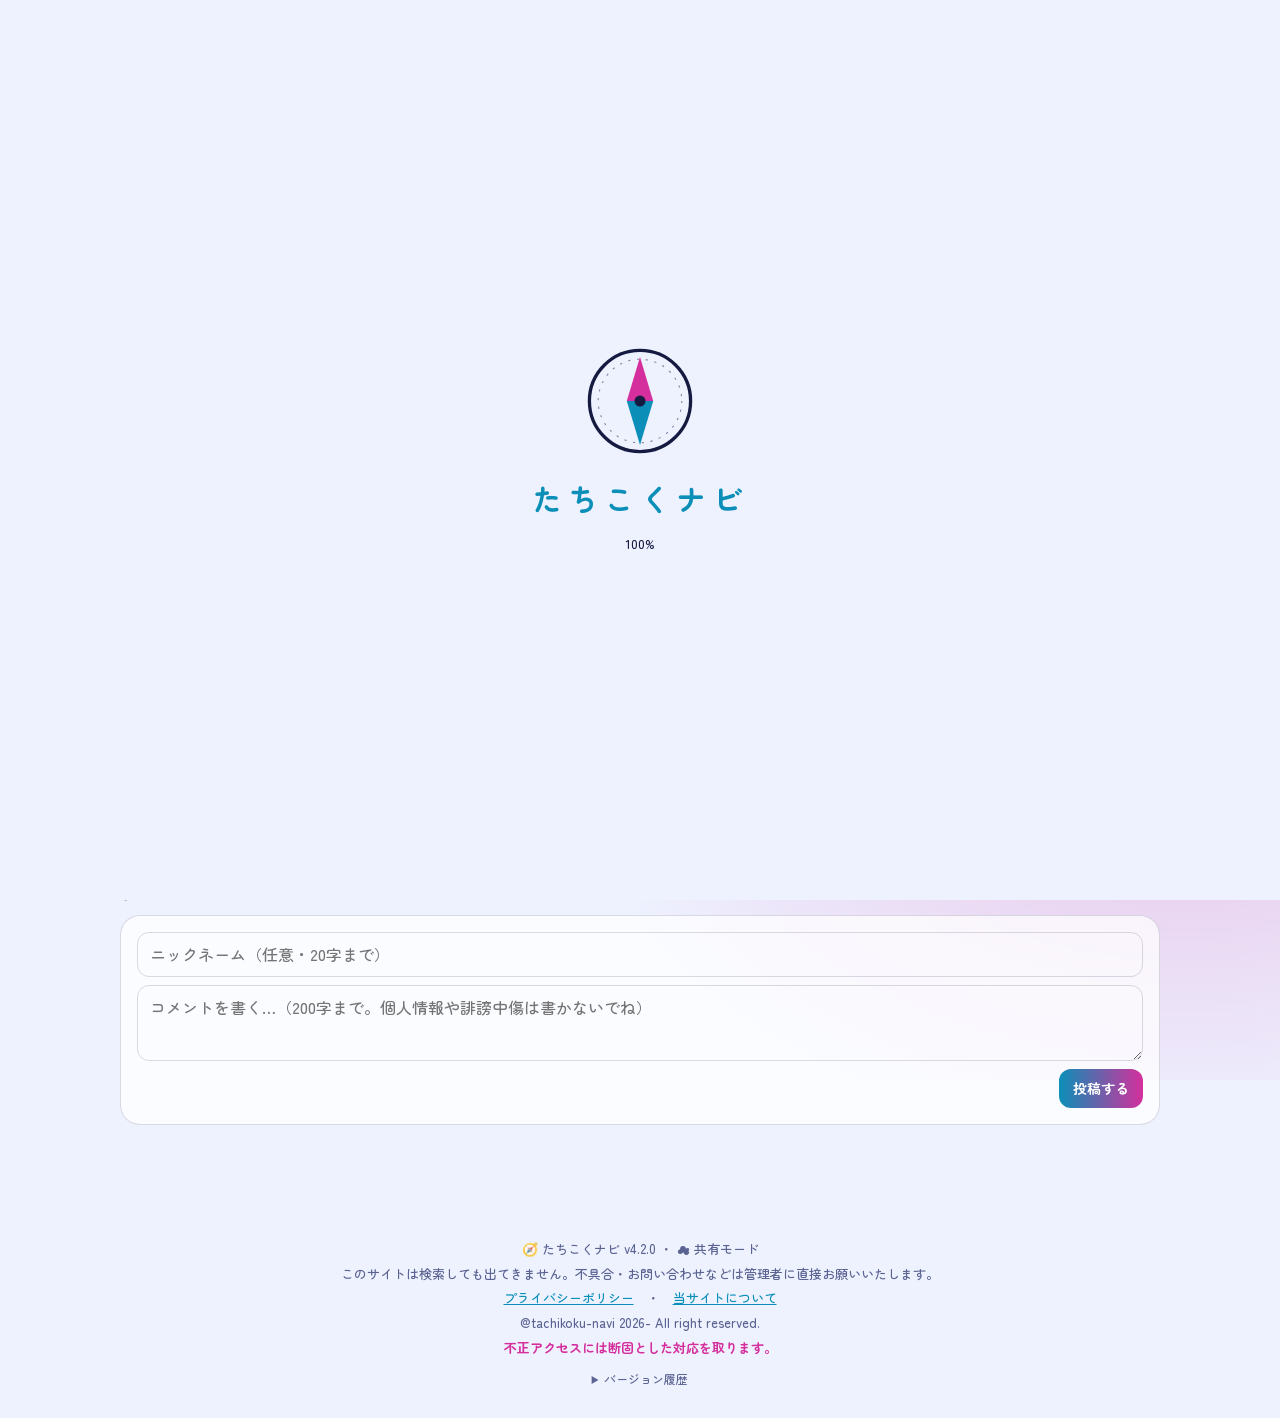
<file: index３.html>
<!DOCTYPE html>
<html lang="ja">
<head>
<meta charset="utf-8">
<meta name="viewport" content="width=device-width, initial-scale=1, viewport-fit=cover">
<title>たちこくナビ</title>
<meta name="robots" content="noindex,nofollow">
<link rel="icon" type="image/svg+xml" href="data:image/svg+xml,%3Csvg xmlns='http://www.w3.org/2000/svg' viewBox='0 0 100 100'%3E%3Crect width='100' height='100' rx='22' fill='%23060a1e'/%3E%3Ccircle cx='50' cy='50' r='34' fill='none' stroke='%235ee7ff' stroke-width='6'/%3E%3Cpath d='M50 16L63 50H37Z' fill='%23ff6bd6'/%3E%3Cpath d='M50 84L63 50H37Z' fill='%235ee7ff'/%3E%3Ccircle cx='50' cy='50' r='5' fill='%23ffffff'/%3E%3C/svg%3E">
<link rel="preconnect" href="https://fonts.googleapis.com">
<link rel="stylesheet" href="https://fonts.googleapis.com/css2?family=Zen+Maru+Gothic:wght@500;700;900&display=swap">
<style>
*{box-sizing:border-box;margin:0}
:root{--bg:#eef2ff;--fg:#151a40;--mut:#5a6392;--card:rgba(255,255,255,.72);--bd:rgba(21,26,64,.15);--a:#0b8fb8;--b:#d42f9c;--c:#b57d00;box-sizing:border-box;padding-top:env(safe-area-inset-top,0px);padding-bottom:env(safe-area-inset-bottom,0px)}
@media(prefers-color-scheme:dark){:root:not([data-theme="light"]){--bg:#060a1e;--fg:#e9edff;--mut:#9aa5d4;--card:rgba(255,255,255,.07);--bd:rgba(255,255,255,.15);--a:#5ee7ff;--b:#ff6bd6;--c:#ffd36b}}
:root[data-theme="dark"]{--bg:#060a1e;--fg:#e9edff;--mut:#9aa5d4;--card:rgba(255,255,255,.07);--bd:rgba(255,255,255,.15);--a:#5ee7ff;--b:#ff6bd6;--c:#ffd36b}
html{scroll-padding-top:env(safe-area-inset-top,0px);scroll-behavior:smooth}
body{background:var(--bg);color:var(--fg);font:500 15px/1.6 "Zen Maru Gothic","Hiragino Maru Gothic ProN","Yu Gothic",Meiryo,sans-serif;overflow-x:hidden}
body::before{content:"";position:fixed;inset:0 0 auto;height:env(safe-area-inset-top,0px);z-index:40;background:var(--bg)}
#bg{position:fixed;inset:0;z-index:-1;pointer-events:none}
.au{position:fixed;inset:-20%;z-index:-2;background:radial-gradient(35% 35% at 20% 25%,color-mix(in srgb,var(--a) 30%,transparent),transparent),radial-gradient(35% 35% at 80% 70%,color-mix(in srgb,var(--b) 26%,transparent),transparent);animation:au 20s ease-in-out infinite alternate}
@keyframes au{to{transform:rotate(25deg) scale(1.2)}}
.rb main,.rb .au,.rb #bg{animation:hr 3s linear infinite}
@keyframes hr{to{filter:hue-rotate(360deg)}}
#splash{position:fixed;inset:0;z-index:99;background:var(--bg);display:grid;place-content:center;justify-items:center;gap:12px;transition:transform .9s cubic-bezier(.7,0,.2,1),opacity .9s}
#splash.out{transform:translateY(-100%);opacity:0}
#splash svg{width:110px;animation:sp 2.4s ease-in-out infinite}
@keyframes sp{50%{transform:rotate(200deg) scale(1.15)}}
#splash b{font-size:30px;letter-spacing:.2em;color:var(--a)}
svg .nb{fill:var(--b)}svg .na{fill:var(--a)}svg{color:var(--fg)}
.nd{transform-origin:50px 50px}
header{position:sticky;top:env(safe-area-inset-top,0px);z-index:30;display:flex;justify-content:space-between;align-items:center;padding:10px clamp(14px,4vw,40px);backdrop-filter:blur(14px);background:color-mix(in srgb,var(--bg) 60%,transparent);border-bottom:1px solid var(--bd)}
.logo{display:flex;align-items:center;gap:10px;font-size:22px;font-weight:900;cursor:pointer;user-select:none}
.logo svg{width:38px}.logo em{font-style:normal;color:var(--a)}
button{font:inherit;color:inherit;cursor:pointer}
.hb{display:flex;gap:8px}
.hb button,.tabs button,.chip{background:var(--card);border:1px solid var(--bd);border-radius:99px;padding:6px 14px;transition:.2s}
.hb button:hover,.chip:hover{transform:translateY(-2px);border-color:var(--a)}
main{max-width:1100px;margin:0 auto;padding:24px clamp(14px,4vw,30px) 80px}
.hero{display:grid;grid-template-columns:1fr auto;gap:24px;align-items:center;padding:30px 0 16px}
@media(max-width:720px){.hero{grid-template-columns:1fr}}
h1{font-size:clamp(34px,7vw,66px);line-height:1.1;font-weight:900;background:linear-gradient(100deg,var(--a),var(--b),var(--c),var(--a));background-size:300% 100%;-webkit-background-clip:text;background-clip:text;color:transparent;animation:sh 6s linear infinite}
@keyframes sh{to{background-position:-300% 0}}
.tw{min-height:2em;font-size:18px;color:var(--mut);margin-top:8px}
.tw::after{content:"▍";color:var(--a);animation:bl 1s steps(2) infinite}
@keyframes bl{50%{opacity:0}}
.stats{display:flex;gap:12px;align-items:center;flex-wrap:wrap}
.st{background:var(--card);border:1px solid var(--bd);border-radius:18px;padding:12px 18px;text-align:center;min-width:92px}
.st b{display:block;font-size:30px;line-height:1.2;color:var(--a)}.st small{color:var(--mut)}
.ring{position:relative;width:82px;height:82px}.ring svg{width:82px;transform:rotate(-90deg)}
.ring circle{fill:none;stroke-width:7;stroke-linecap:round}
.ring .t{stroke:var(--bd)}.ring .v{stroke:var(--b);stroke-dasharray:163.4;transition:stroke-dashoffset 1.2s}
.ring span{position:absolute;inset:0;display:grid;place-items:center;font-weight:900}
.tkw{overflow:hidden;border-block:1px dashed var(--bd);margin:12px 0 24px;mask:linear-gradient(90deg,transparent,#000 8%,#000 92%,transparent)}
.tk{display:flex;width:max-content;gap:50px;padding:7px 0;animation:mq 34s linear infinite;color:var(--mut)}
.tkw:hover .tk{animation-play-state:paused}
@keyframes mq{to{transform:translateX(-50%)}}
.tabs{position:relative;display:flex;width:100%;max-width:620px;gap:4px;padding:5px;background:var(--card);border:1px solid var(--bd);border-radius:99px}
.tabs button{border:0;background:none;position:relative;z-index:1;font-weight:700;flex:1;white-space:nowrap;padding:8px 6px}
.tabs button.on{color:#fff}
#ind{position:absolute;top:5px;bottom:5px;border-radius:99px;background:linear-gradient(90deg,var(--a),var(--b));transition:.4s cubic-bezier(.3,1.4,.5,1);box-shadow:0 4px 18px color-mix(in srgb,var(--b) 40%,transparent)}
.tools{display:flex;flex-wrap:wrap;gap:10px;align-items:center;margin:18px 0}
#q{flex:1 1 220px;background:var(--card);border:1px solid var(--bd);border-radius:99px;padding:9px 18px;color:var(--fg);font:inherit;outline:0}
#q:focus,input:focus,select:focus,textarea:focus{border-color:var(--a);box-shadow:0 0 0 3px color-mix(in srgb,var(--a) 25%,transparent)}
.chip.on{background:var(--a);color:#001;border-color:var(--a)}
.grid{display:grid;grid-template-columns:repeat(auto-fill,minmax(min(285px,100%),1fr));gap:18px;perspective:1100px}
.card{position:relative;overflow:hidden;padding:20px;border-radius:20px;background:var(--card);border:1px solid var(--bd);border-top:4px solid hsl(var(--h) 85% 58%);backdrop-filter:blur(14px);opacity:0;transform:rotateX(var(--rx,0)) rotateY(var(--ry,0));transition:transform .15s,translate .25s,scale .25s,box-shadow .3s;display:flex;flex-direction:column;gap:6px}
.card.in{opacity:1;animation:rv .6s calc(var(--i)*60ms) backwards}.card.sx{animation:none}
@keyframes rv{from{opacity:0;translate:0 34px}}
.card:hover{translate:0 -10px;scale:1.03;z-index:3;box-shadow:0 22px 50px color-mix(in srgb,hsl(var(--h) 85% 58%) 40%,transparent)}
.card::after{content:"";position:absolute;inset:0;pointer-events:none;opacity:0;transition:.3s;background:radial-gradient(240px at var(--mx,50%) var(--my,0),color-mix(in srgb,hsl(var(--h) 90% 62%) 30%,transparent),transparent)}
.card:hover::after{opacity:1}
.badge{align-self:flex-start;background:hsl(var(--h) 85% 58%);color:#000;font-weight:900;border-radius:99px;padding:2px 12px;font-size:13px}
.card h3{font-size:19px;line-height:1.35}
.card p{color:var(--mut);font-size:14px}.card small{color:var(--mut);opacity:.8}
.ac,.adm{display:flex;gap:8px;margin-top:auto;padding-top:8px;flex-wrap:wrap}
.adm{display:none}.adm button{font-size:13px}
.adm-on .adm{display:flex}
.btn,.ac a,.ac button,.adm button{background:linear-gradient(90deg,var(--a),var(--b));color:#fff;border:0;border-radius:12px;padding:8px 14px;font-weight:700;text-decoration:none;transition:.2s;font-size:14px}
.btn:hover,.ac a:hover,.ac button:hover,.adm button:hover{transform:translateY(-2px) scale(1.04)}
.ac a,.btn.g,.adm button+button{background:var(--card);color:var(--fg);border:1px solid var(--bd)}
.bar{height:6px;border-radius:9px;background:var(--bd);overflow:hidden;margin-top:4px}
.bar i{display:block;height:100%;width:var(--w);background:linear-gradient(90deg,var(--a),var(--b));animation:gw 1.3s both}
@keyframes gw{from{width:0}}
.cd{font-weight:900;font-size:22px}
.over{filter:grayscale(.6)}.over .cd{color:var(--mut)}
.hot .cd{color:var(--b)}.card.in.hot{animation:rv .6s calc(var(--i)*60ms) backwards,pl 1.6s infinite}.card.sx.hot{animation:pl 1.6s infinite}
@keyframes pl{50%{box-shadow:0 0 0 7px color-mix(in srgb,var(--b) 25%,transparent)}}
.dn h3{text-decoration:line-through;opacity:.6}
.ck{display:flex;gap:8px;align-items:center;cursor:pointer;font-weight:700}
.ck input{accent-color:var(--a);width:18px;height:18px}
.empty{grid-column:1/-1;text-align:center;padding:60px 10px;color:var(--mut);font-size:18px}
footer{text-align:center;color:var(--mut);padding:30px 14px calc(30px + env(safe-area-inset-bottom,0px));font-size:13px}
#fab{position:fixed;left:50%;bottom:calc(16px + env(safe-area-inset-bottom,0px));translate:-50% 150%;z-index:35;display:flex;gap:8px;padding:10px;border-radius:99px;background:var(--card);backdrop-filter:blur(16px);border:1px solid var(--bd);transition:translate .5s cubic-bezier(.3,1.5,.5,1);align-items:center}
.adm-on #fab{translate:-50% 0}
#fab span{padding:0 8px;font-weight:900;color:var(--b)}
.md{position:fixed;inset:0;z-index:60;display:grid;place-items:center;padding:14px;background:rgba(0,0,0,.55);backdrop-filter:blur(6px)}
.md[hidden]{display:none}
.box{width:min(470px,100%);max-height:92vh;overflow:auto;background:var(--bg);border:1px solid var(--bd);border-radius:24px;padding:24px;display:grid;gap:12px;animation:pop .4s cubic-bezier(.2,1.5,.4,1)}
@keyframes pop{from{scale:.6;opacity:0}}
.shake{animation:sk .4s}
@keyframes sk{20%,60%{translate:-10px}40%,80%{translate:10px}}
.box label{display:grid;gap:3px;font-weight:700;font-size:13px}
.box input,.box select,.box textarea{background:var(--card);color:var(--fg);border:1px solid var(--bd);border-radius:12px;padding:9px 12px;font:inherit;outline:0}
.box textarea{min-height:70px}.row{display:flex;gap:8px}
#toast{position:fixed;top:calc(70px + env(safe-area-inset-top,0px));left:50%;translate:-50% -30px;opacity:0;z-index:80;background:var(--fg);color:var(--bg);padding:10px 20px;border-radius:99px;font-weight:700;transition:.4s;pointer-events:none;max-width:90vw;text-align:center}
#toast.on{translate:-50% 0;opacity:1}
.st{transition:.25s}.st:hover{translate:0 -8px;scale:1.06;box-shadow:0 12px 28px color-mix(in srgb,var(--a) 30%,transparent)}
.badge{transition:.25s}.card:hover .badge{scale:1.12;rotate:-3deg}
.card h3{transition:.25s}.card:hover h3{color:hsl(var(--h) 85% 60%);translate:3px 0}
.logo{transition:.3s}.logo:hover{scale:1.06;filter:drop-shadow(0 6px 10px color-mix(in srgb,var(--a) 50%,transparent))}
.tk span{display:inline-block;transition:.2s}.tk span:hover{color:var(--fg);scale:1.1}
.hb button:hover,.chip:hover{box-shadow:0 8px 20px color-mix(in srgb,var(--a) 28%,transparent)}
.nbn .chip{display:inline-flex;gap:8px;align-items:center;max-width:100%;overflow:hidden;white-space:nowrap;text-overflow:ellipsis;border-color:var(--b);animation:bn 2.4s infinite}
@keyframes bn{50%{box-shadow:0 0 0 6px color-mix(in srgb,var(--b) 22%,transparent)}}
.pwi{-webkit-text-security:disc;text-security:disc}
.box input,.box select,.box textarea{font-size:16px}
footer p{margin:4px 0}
.osn{font-size:11px;color:var(--mut);margin:0 0 6px;line-height:1.5}.osn a{color:var(--a)}
.sbnrow{display:flex;flex-wrap:wrap;gap:8px}
#totop{position:fixed;right:16px;bottom:calc(16px + env(safe-area-inset-bottom,0px));z-index:35;width:44px;height:44px;border-radius:99px;border:1px solid var(--bd);background:var(--card);backdrop-filter:blur(14px);color:var(--fg);font-size:18px;box-shadow:0 8px 20px rgba(0,0,0,.18);transition:.25s;opacity:0;translate:0 10px;pointer-events:none}
#totop.show{opacity:1;translate:0 0;pointer-events:auto}
#totop:hover{translate:0 -4px;scale:1.08}
.adm-on #totop{bottom:calc(76px + env(safe-area-inset-bottom,0px))}
.vh{margin-top:10px;font-size:12px;color:var(--mut)}
.vh summary{cursor:pointer;user-select:none}
.vh ul{list-style:none;padding:0;margin:6px 0 0;display:inline-flex;flex-direction:column;gap:2px}
.tbw{position:sticky;top:calc(var(--hh,60px) + env(safe-area-inset-top,0px));z-index:25;display:flex;justify-content:center;padding:8px 6px 10px;margin:0 -6px;backdrop-filter:blur(12px);background:color-mix(in srgb,var(--bg) 72%,transparent)}
.cdn{display:grid;grid-template-columns:repeat(auto-fit,minmax(150px,1fr));gap:12px;margin:6px 0 18px}
.cdc{background:var(--card);border:1px solid var(--bd);border-top:4px solid hsl(var(--h) 85% 58%);border-radius:18px;padding:12px 14px;text-align:center;transition:.25s;min-width:0}
.cdc:hover{translate:0 -8px;scale:1.04;box-shadow:0 14px 32px color-mix(in srgb,hsl(var(--h) 85% 58%) 35%,transparent)}
.cdc small{color:var(--mut);font-weight:700}.cdc p{font-size:12px;color:var(--mut);overflow-wrap:anywhere}
.cdc .n{font-size:clamp(32px,9vw,46px);font-weight:900;line-height:1.15;color:hsl(var(--h) 85% 58%)}.cdc .n i{font-style:normal;font-size:.4em;margin-left:2px;color:var(--fg)}
.cdc.soon{animation:pl 1.6s infinite}
.card{min-width:0;overflow-wrap:anywhere}
.fg{grid-template-columns:repeat(auto-fill,minmax(min(240px,100%),1fr))}
@media(max-width:560px){
body{font-size:14px}
header{flex-wrap:wrap;gap:6px;padding:8px 12px}.logo{font-size:19px}.logo svg{width:32px}
.hb{gap:6px}.hb button{padding:5px 10px;font-size:12px}
main{padding:10px 12px 90px}
.hero{padding:14px 0 6px;gap:12px}.tw{font-size:15px}
.stats{gap:8px}.st{padding:8px 10px;min-width:0;flex:1}.st b{font-size:22px}.ring{width:64px;height:64px}.ring svg{width:64px}
.tabs button{font-size:12px;padding:8px 2px}.tabs .x{display:none}
.sbn{white-space:normal;text-align:center}
.card{padding:16px}.ci.rp{margin-left:14px}.box{padding:18px}
#fab{width:calc(100% - 20px);flex-wrap:wrap;justify-content:center;border-radius:22px;gap:6px}#fab span{width:100%;text-align:center}#fab .btn{padding:6px 10px;font-size:13px}
.adm-on main{padding-bottom:190px}
}
.hb{flex-wrap:wrap;justify-content:flex-end}
.sbw{margin-bottom:14px}.sbn{display:inline-flex;align-items:center;gap:6px;font-size:12px;font-weight:700;padding:4px 14px;border-radius:99px;text-decoration:none;color:var(--fg);background:linear-gradient(var(--bg),var(--bg)) padding-box,linear-gradient(90deg,var(--a),var(--b),var(--c),var(--a)) border-box;background-size:auto,300% 100%;border:2px solid transparent;animation:sh 5s linear infinite;transition:.25s}.sbn:hover{translate:0 -4px;scale:1.05;box-shadow:0 10px 24px color-mix(in srgb,var(--b) 35%,transparent)}
#cm{margin-top:60px}#cm h2{font-size:24px;margin-bottom:10px}
.cmf{display:grid;gap:8px;background:var(--card);border:1px solid var(--bd);border-radius:20px;padding:16px}
.cmf input,.cmf textarea{background:transparent;color:var(--fg);border:1px solid var(--bd);border-radius:12px;padding:9px 12px;font:inherit;font-size:16px;outline:0;min-height:44px}.cmf textarea{min-height:76px;resize:vertical}.cmf .btn{justify-self:end}
.ci{background:var(--card);border:1px solid var(--bd);border-radius:16px;padding:12px 16px;margin-top:10px;transition:.25s}.ci:hover{translate:5px -3px;box-shadow:0 10px 26px color-mix(in srgb,var(--a) 25%,transparent)}.ci p{margin:4px 0;word-break:break-word}.ci small{color:var(--mut)}
.cx{display:none;background:none;border:1px solid var(--bd);border-radius:10px;padding:2px 10px;font-size:12px;color:var(--mut)}.adm-on .cx,.cx.own{display:inline-block}.cx:hover{border-color:var(--b);color:var(--b)}
[hidden]{display:none!important}
.ci.pin{border-color:var(--b);box-shadow:0 0 0 2px color-mix(in srgb,var(--b) 20%,transparent)}.ipt{color:var(--mut);font-size:11px}
.ci.rp{margin-left:28px;border-left:3px solid var(--a)}.vf{color:var(--a);font-weight:700;font-size:12px;border:1px solid var(--a);border-radius:99px;padding:0 8px;margin-left:6px}
.rpb{display:flex;justify-content:space-between;align-items:center;gap:8px;background:color-mix(in srgb,var(--a) 14%,transparent);border-radius:12px;padding:6px 12px;font-size:13px}
.lk{background:none;border:1px solid var(--bd);border-radius:99px;padding:2px 12px;font-size:13px;transition:.2s}#fp.lk{border:0;text-decoration:underline;color:var(--mut)}.lk:hover{translate:0 -3px;scale:1.1;border-color:var(--a)}.lk.on{background:var(--a);color:#001;border-color:var(--a)}.lk:active{scale:.9}
.pg h2{margin:30px 0 8px;font-size:22px;border-left:5px solid var(--a);padding-left:12px}.pg p,.pg li{color:var(--mut);margin:6px 0}.pg ul{padding-left:22px}.pg .lead{font-size:17px;color:var(--fg)}
.fg{display:grid;grid-template-columns:repeat(auto-fill,minmax(240px,1fr));gap:14px;margin-top:14px}.fc{background:var(--card);border:1px solid var(--bd);border-radius:18px;padding:16px;transition:.25s}.fc:hover{translate:0 -8px;scale:1.03;box-shadow:0 16px 36px color-mix(in srgb,var(--b) 30%,transparent)}.fc b{font-size:17px}
</style>
</head>
<body>
<!-- admax -->
<script src="https://adm.shinobi.jp/s/07074144279ef4dc8eccf810c9cf9d9e"></script>
<!-- admax -->
<div class="au"></div><canvas id="bg"></canvas>
<div id="splash"><div id="sc"></div><b>たちこくナビ</b><small id="sp">0%</small></div>
<header>
  <div class="logo" id="logo"><span class="lg"></span><span>たちこく<em>ナビ</em></span></div>
  <div class="hb"><button id="cmj" title="コメント欄へ移動">💬 コメント欄へ</button><button id="th" title="テーマ切替">🌓</button><button id="abt">ℹ️ 当サイトについて</button></div>
</header>
<main id="home">
  <div class="tbw"><nav class="tabs" id="tabs"><i id="ind"></i><button class="on" data-t="ranges">📄 範囲表</button><button data-t="tasks">📝 課題</button><button data-t="news">📢 お知らせ<span class="x">・ニュース</span></button><button data-t="events">📅 日程</button></nav></div>
  <section class="hero">
    <div><h1>たちこくナビ</h1><p class="tw" id="tw"></p></div>
    <div class="stats">
      <div class="ring"><svg viewBox="0 0 60 60"><circle class="t" cx="30" cy="30" r="26"/><circle class="v" id="rv" cx="30" cy="30" r="26" stroke-dashoffset="163.4"/></svg><span id="rp">0%</span></div>
      <div class="st"><b id="s1">0</b><small>範囲表</small></div>
      <div class="st"><b id="s2">0</b><small>未完了の課題</small></div>
      <div class="st"><b id="s3">0</b><small>7日以内の期限</small></div>
    </div>
  </section>
  <section class="cdn" id="cdn"></section>
  <div id="nb" class="nbn"></div>
  <div class="tkw"><div class="tk" id="tk"></div></div>
  <div class="sbw"><p class="osn">STUDIXとたちこくナビneoはオープンソース（STUDIX: <a href="https://github.com/sirius-tool/studix" target="_blank" rel="noopener">github.com/sirius-tool/studix</a>）であり、管理者に学習情報等が抜き取られる心配は一切ございません。ご安心ください。</p><div class="sbnrow"><a class="sbn" href="https://sirius-tool.github.io/studix" target="_blank" rel="noopener">📚 学習管理アプリ「STUDIX」も是非ご利用ください！ →</a><a class="sbn" href="https://sirius-tool.github.io/tknavi-neo" target="_blank" rel="noopener">📝 考査の練習問題解くならたちこくナビneo! →</a></div></div>
    <div class="tools"><input id="q" placeholder="🔍 検索（/ キーで移動）"><div id="chips" style="display:contents"></div></div>
  <div class="grid" id="grid"></div>
<section id="cm"><h2>💬 みんなのコメント（荒らさないでね）</h2><div class="cmf"><div id="rpl" class="rpb" hidden></div><input id="hp" tabindex="-1" autocomplete="off" aria-hidden="true" style="position:absolute;left:-9999px;height:0;opacity:0"><input id="cn" maxlength="20" placeholder="ニックネーム（任意・20字まで）"><textarea id="ct" maxlength="200" placeholder="コメントを書く…（200字まで。個人情報や誹謗中傷は書かないでね）"></textarea><button class="btn" id="cs">投稿する</button></div><div id="cl"></div></section>
</main>
<main id="ab" class="pg" hidden>
  <h1 style="font-size:clamp(30px,6vw,52px);padding:24px 0 6px">当サイトについて</h1>
  <p class="lead">「たちこくナビ」は、学校生活でいちばん探しやすい情報――テストの範囲表、提出期限の近い課題、大切なお知らせ――を、ひとつの場所にあつめたナビゲーションサイトです。「あれ、範囲表どこだっけ？」「この課題、いつまでだっけ？」という無駄な探し物の時間をなくして、勉強に向き合う時間を増やすことが目的です。ぜひたくさん使ってください。</p>
  <h2>できること</h2>
  <div class="fg">
    <div class="fc"><b>📄 範囲表</b><p>どの考査（例：2学期期末考査）のものかが一目でわかる形で、範囲表のPDFをダウンロード・閲覧できます。試験日や備考も確認できます。</p></div>
    <div class="fc"><b>📝 課題</b><p>教科・期限・内容を一覧で確認。「あと何日」がカウントダウンされ、期限が近いものは赤く光って知らせます。終わったら「完了」にチェックすれば、達成率リングが伸びます。</p></div>
    <div class="fc"><b>📢 お知らせ・ニュース</b><p>行事の変更や重要な連絡を掲載します。ピン留めされたお知らせは先頭に表示され、最新の1件はトップにも顔を出します。</p></div>
    <div class="fc"><b>💬 コメント</b><p>ページ下部のコメント欄で、感想や要望を気軽に書き込めます。不適切なコメントは管理者が削除します。👍で共感も伝えられます。荒らしコメント対策機能追加しました。不適切な言葉（NGワード）は、伏せ字や記号をはさんでも自動で投稿できなくなります。</p></div>
    <div class="fc"><b>📅 日程カウントダウン</b><p>考査や模試の日程を登録すると、「考査まであと◯日」「模試まであと◯日」がトップに表示されます。</p></div>
    <div class="fc"><b>🔍 検索と絞り込み</b><p>キーワード検索と、考査・教科ごとの絞り込みができます。「/」キーを押すとすぐ検索欄に移動できます。</p></div>
    <div class="fc"><b>🌓 見た目の切替</b><p>ダークモードとライトモードをボタンひとつで切り替えられます。こっそり隠し機能もあるかも？</p></div>
  </div>
  <h2>このサイトについて</h2>
  <p>プリントの紛失、連絡の見落とし、クラスごとに情報がバラバラになること――学校生活でよくある困りごとを、スマホやパソコンからいつでも確認できる形で解決します。</p>
  <h2>情報の更新について</h2>
  <p>範囲表・課題・お知らせの登録と更新は、管理者が管理者画面から行います。内容はできるだけ正確に保つよう努めていますが、実際の発表と異なる場合は、学校からの案内や先生の指示を優先してください。</p>
  <p>「完了」のチェック状況は、あなたの端末のブラウザにだけ保存され、他の人には見えません。</p>
  <h2>ご利用にあたってのお願い</h2>
  <ul>
    <li>コメント欄に、氏名・連絡先・パスワードなどの個人情報を書かないでください。</li>
    <li>他の人を傷つける言葉や、スパム・宣伝の投稿は禁止です。管理者が削除することがあります。</li>
    <li>資料のダウンロードは、個人の学習目的でお使いください。無断での再配布はご遠慮ください。</li>
    <li>このサイトは検索しても出てきません。リンクを知っている人だけが使えるサイトです。</li>
  <li>不正アクセス対策のため、コメント投稿時のIPアドレスを、管理者だけが見られる形で記録しています。不正アクセスには断固とした対応を取ります。</li>
  </ul>
  <h2 id="pp">プライバシーポリシー</h2>
  <p>「たちこくナビ」（以下「当サイト」）は、利用者の情報を次のとおり取り扱います。</p>
  <h3 style="margin:20px 0 4px;font-size:16px">1. 取得する情報と利用目的</h3>
  <ul>
    <li><b>コメント投稿時の情報</b>：ニックネーム、コメント本文、投稿日時、IPアドレス。コメントの表示と、荒らし・不正アクセスの防止および対応のために利用します。IPアドレスは管理者のみが閲覧でき、公開されません。</li>
    <li><b>端末に保存される情報</b>：課題の「完了」チェックや👍の押下状況は、お使いのブラウザ（localStorage）にのみ保存され、当サイトのサーバーには送信されません。ブラウザのデータを消去すると削除できます。</li>
    <li><b>閲覧時に自動で送信される情報</b>：下記の外部サービスには、閲覧時にIPアドレスやブラウザの種類などの情報が送信されます。</li>
  </ul>
  <h3 style="margin:20px 0 4px;font-size:16px">2. 利用している外部サービス</h3>
  <ul>
    <li>Supabase：コメント・範囲表・課題などのデータとPDFファイルの保管</li>
    <li>Google Fonts：フォントの配信</li>
    <li>忍者AdMax（adm.shinobi.jp）：広告の配信</li>
    <li>AIアシスタント機能（ai-sensei.studix-app.workers.dev）：機能の提供</li>
  </ul>
  <p>各サービスでの情報の取り扱いは、それぞれの提供元の定めに従います。</p>
  <h3 style="margin:20px 0 4px;font-size:16px">3. 広告について</h3>
  <p>当サイトは第三者配信の広告サービスを利用しています。広告配信事業者は、Cookie等を用いて当サイトや他サイトへのアクセス情報（氏名・住所・メールアドレス等は含まれません）を取得し、広告の表示や効果測定に利用することがあります。Cookieはブラウザの設定で無効にできます。</p>
  <h3 style="margin:20px 0 4px;font-size:16px">4. 第三者への提供</h3>
  <p>法令に基づく場合や、不正行為への対応にあたり必要な場合を除き、取得した情報を本人の同意なく第三者へ提供することはありません。</p>
  <h3 style="margin:20px 0 4px;font-size:16px">5. 保存期間</h3>
  <p>IPアドレスは不正対応に必要な期間のみ保存し、不要になった時点で削除します。コメントは、管理者が削除するまで表示されます。</p>
  <h3 style="margin:20px 0 4px;font-size:16px">6. 削除・お問い合わせ</h3>
  <p>ご自身のコメントの削除や、情報の取り扱いに関するお問い合わせは、コメント欄または管理者へ直接お伝えください。なお、コメント欄に氏名・連絡先などの個人情報を書き込まないでください。書き込まれた場合、管理者が削除することがあります。</p>
  <h3 style="margin:20px 0 4px;font-size:16px">7. 改定</h3>
  <p>本ポリシーは、必要に応じて予告なく改定することがあります。（制定：2026年11月27日）</p>
  <h2>お問い合わせ</h2>
  <p>不具合やご要望は、管理者に直接お伝えください。コメント欄への書き込みでも、意見を受け付けています。</p>
  <h2>おすすめ：STUDIX・たちこくナビneo</h2>
  <p>学習管理アプリ「STUDIX」と、考査の練習問題が解ける「たちこくナビneo」も、あわせてどうぞ。</p>
  <div class="sbw"><p class="osn">STUDIXとたちこくナビneoはオープンソース（STUDIX: <a href="https://github.com/sirius-tool/studix" target="_blank" rel="noopener">github.com/sirius-tool/studix</a>）であり、管理者に学習情報等が抜き取られる心配は一切ございません。ご安心ください。</p><div class="sbnrow"><a class="sbn" href="https://sirius-tool.github.io/studix" target="_blank" rel="noopener">📚 STUDIXを開く →</a><a class="sbn" href="https://sirius-tool.github.io/tknavi-neo" target="_blank" rel="noopener">📝 たちこくナビneoを開く →</a></div></div>
  <p style="margin-top:26px"><a class="btn" href="#home" style="display:inline-block;text-decoration:none">← ホームへ戻る</a></p>
</main>
<footer><p id="ft"></p><p>このサイトは検索しても出てきません。不具合・お問い合わせなどは管理者に直接お願いいたします。</p><p><a href="#privacy" style="color:var(--a)">プライバシーポリシー</a>　・　<a href="#about" style="color:var(--a)">当サイトについて</a></p><p>@tachikoku-navi 2026- All right reserved.</p><p style="font-weight:700;color:var(--b)">不正アクセスには断固とした対応を取ります。</p>
  <!-- admax -->
<script src="https://adm.shinobi.jp/s/07074144279ef4dc8eccf810c9cf9d9e"></script>
<!-- admax -->
<details class="vh"><summary>バージョン履歴</summary><ul>
<li>2026-11-27　v4.2.0</li>
<li>2026-11-26　v4.1.0</li>
<li>2026-11-26　v4.0.0</li>
<li>2026-11-25　v3.1.3</li>
<li>2026-11-21　v3.1.2</li>
<li>2026-11-20　v3.1.1</li>
<li>2026-11-20　v3.1.0</li>
<li>2026-11-20　v3.0.0</li>
<li>2026-11-19　v2.2.3</li>
<li>2026-11-19　v2.2.2</li>
<li>2026-11-19　v2.2.1</li>
<li>2026-11-19　v2.2.0</li>
<li>2026-11-19　v2.1.1</li>
<li>2026-11-18　v2.1.0</li>
<li>2026-11-18　v2.0.0</li>
<li>2026-11-18　v1.0.0</li>
</ul></details></footer>
<div id="toast"></div>
<button id="totop" title="一番上に戻る">⬆</button>
<script>
/* ★★★ Supabase の設定（チャットの手順で取得した値を貼る）★★★ */
const SB_URL='https://lmsltsroicnapujzesio.supabase.co';              // 例: https://xxxxxxxx.supabase.co
const SB_KEY='sb_publishable_FZ6dmJtR4Ulc7Ozk4qz-_w_ZpSp_b6N';              // anon public キー
const SB=!!(SB_URL&&SB_KEY);
const $=s=>document.querySelector(s),E=s=>String(s??'').replace(/[&<>"']/g,c=>({'&':'&amp;','<':'&lt;','>':'&gt;','"':'&quot;',"'":'&#39;'}[c]));
const CP='<svg viewBox="0 0 100 100"><circle cx="50" cy="50" r="46" fill="none" stroke="currentColor" stroke-width="3"/><circle cx="50" cy="50" r="38" fill="none" stroke="currentColor" stroke-dasharray="2 6" opacity=".5"/><g class="nd"><path class="nb" d="M50 10L62 50H38Z"/><path class="na" d="M50 90L62 50H38Z"/></g><circle cx="50" cy="50" r="5" fill="currentColor"/></svg>';
$('#sc').innerHTML=CP;document.querySelector('.lg').innerHTML=CP;
const EX=['1学期中間考査','1学期期末考査','2学期中間考査','2学期期末考査','3学期期末考査','学年末考査','実力テスト','その他'];
const SJ=['国語','数学','英語','理科','社会','物理','化学','生物','地理','歴史','公民','情報','音楽','美術','保健体育','家庭','その他'];
const LS=k=>{try{return JSON.parse(localStorage.getItem(k))||[]}catch(e){return[]}},SV=(k,v)=>{try{localStorage.setItem(k,JSON.stringify(v));return 1}catch(e){return 0}};
const hue=s=>[...String(s)].reduce((a,c)=>a+c.charCodeAt(0)*47,0)%360;
let CMT=[],IPM={},lastP=0,CN=20,HM=false,RT=null,LKL=new Set(LS('tn_likes'));let S={ranges:[],tasks:[],news:[],events:[]},tab='ranges',flt='',AD=false,DN=new Set(LS('tn_done'));
const T0=()=>{const d=new Date();d.setHours(0,0,0,0);return d},dys=s=>Math.round((new Date(s+'T00:00')-T0())/864e5);
const fd=s=>typeof s=='number'?new Date(s).toLocaleDateString('ja-JP'):new Date(s+'T00:00').toLocaleDateString('ja-JP',{month:'long',day:'numeric',weekday:'short'});
let tt;const toast=m=>{const t=$('#toast');t.textContent=m;t.classList.add('on');clearTimeout(tt);tt=setTimeout(()=>t.classList.remove('on'),2600)};
/* ---- background: static stars (drawn once) + compass needle ---- */
const cv=$('#bg'),cx=cv.getContext('2d'),P=Array.from({length:140},()=>({x:Math.random(),y:Math.random(),z:Math.random()*.9+.1,r:Math.random()*1.6+.6}));let W,H,col='#5ee7ff';
function draw(){W=cv.width=innerWidth;H=cv.height=innerHeight;const n=Math.min(140,W*H/11000|0),S_=P.slice(0,n).map(p=>({...p,x:p.x*W,y:p.y*H}));cx.clearRect(0,0,W,H);cx.fillStyle=cx.strokeStyle=col;for(const p of S_){cx.globalAlpha=.45+.5*p.z;cx.beginPath();cx.arc(p.x,p.y,p.r*(.6+p.z),0,6.3);cx.fill();for(const q of S_){const l=Math.hypot(p.x-q.x,p.y-q.y);if(l<105){cx.globalAlpha=(1-l/105)*.3;cx.beginPath();cx.moveTo(p.x,p.y);cx.lineTo(q.x,q.y);cx.stroke()}}}}
const upd=()=>{col=getComputedStyle(document.documentElement).getPropertyValue('--a').trim()||col;draw()};
upd();addEventListener('resize',()=>{draw();ind()});matchMedia('(prefers-color-scheme:dark)').addEventListener('change',()=>setTimeout(upd,60));
addEventListener('pointermove',e=>{const dx=e.clientX-innerWidth/2,dy=e.clientY-innerHeight/2;document.querySelectorAll('.nd').forEach(n=>n.style.transform='rotate('+(Math.atan2(dy,dx)*180/Math.PI+90)+'deg)')},{passive:true});
/* ---- splash / typewriter ---- */
let pc=0;const si=setInterval(()=>{pc+=Math.random()*9+3;if(pc>=100){pc=100;clearInterval(si);setTimeout(()=>{$('#splash').classList.add('out');setTimeout(()=>$('#splash').remove(),1000)},250)}$('#sp').textContent=(pc|0)+'%'},90);
const PH=['範囲表をダウンロード','課題の期限をチェック','テスト勉強、ここから出発','提出忘れ、ゼロへ。'];let pi=0,ci=0,dl_=0;
(function ty(){const s=PH[pi];ci+=dl_?-1:1;$('#tw').textContent=s.slice(0,ci);let t=dl_?30:85;if(!dl_&&ci==s.length){dl_=1;t=1500}else if(dl_&&!ci){dl_=0;pi=(pi+1)%PH.length;t=300}setTimeout(ty,t)})();
/* ---- data layer: Supabase (when configured) or this device only ---- */
const TOK=null;
const JH={'Content-Type':'application/json'};
const RQ=[],T_LOAD=Date.now();
function thr(){const n=Date.now();while(RQ.length&&n-RQ[0]>6e4)RQ.shift();if(RQ.length>=80){const e=new Error('rate limit');e.status=429;throw e}RQ.push(n)}
async function api(path,opt={}){thr();const r=await fetch(SB_URL+path,{...opt,headers:{apikey:SB_KEY,Authorization:'Bearer '+(TOK||SB_KEY),...(opt.headers||{})}});const t=await r.text();if(!r.ok){const e=new Error(t);e.status=r.status;throw e}return t?JSON.parse(t):null}
function fail(e,m){const t=(e&&e.message)||'';if(/rate limit/i.test(t))toast('⏳ アクセスが集中しています。少し待ってからお試しください');else if(/name reserved/i.test(t))toast('その名前は使えません');else if(/closed/i.test(t))toast('現在この機能は一時停止中です');else toast(m)}
async function load(first){
 if(!SB){S.ranges=LS('tn_ranges');S.tasks=LS('tn_tasks').filter(x=>!(dys(x.due)<=-3));SV('tn_tasks',S.tasks);S.news=LS('tn_news');S.events=LS('tn_events');CMT=LS('tn_comments');S.l=1;render(first);drawC();return}
 if(first)api('/rest/v1/rpc/purge_old_tasks',{method:'POST',headers:JH,body:'{}'}).catch(()=>{});
 try{const [a,b,c,ev,t]=await Promise.all([...['ranges','tasks','news'].map(x=>api('/rest/v1/'+x+'?select=*')),api('/rest/v1/events?select=*').catch(()=>[]),api('/rest/v1/comments?select=*&parent_id=is.null&order=pinned.desc,ts.desc&limit='+(CN+1)).catch(()=>api('/rest/v1/comments?select=*&parent_id=is.null&order=ts.desc&limit='+(CN+1)))]);HM=t.length>CN;const tp=t.slice(0,CN),rp=tp.length?await api('/rest/v1/comments?select=*&order=ts.asc&parent_id=in.('+tp.map(x=>x.id).join(',')+')'):[];S.ranges=a;S.tasks=b.filter(x=>!(dys(x.due)<=-3));S.news=c;S.events=ev;CMT=[...tp,...rp];S.l=1;render(first);drawC()}catch(e){S.l=1;render(first);toast('データを読み込めませんでした')}}
load(1);$('#ft').textContent='🧭 たちこくナビ v4.2.0 ・ '+(SB?'☁ 共有モード':'💾 デモモード（この端末のみ保存・Supabase未設定）');
if(SB)setInterval(()=>{if(!document.hidden)load()},60000);
async function dl(o){try{const b=await (await fetch(o.url)).blob(),a=document.createElement('a');a.href=URL.createObjectURL(b);a.download=o.fn||'file.pdf';a.click();setTimeout(()=>URL.revokeObjectURL(a.href),5000);toast('⬇ 保存しました')}catch(e){window.open(o.url,'_blank')}}
/* ---- render ---- */
function drawCD(){const up=S.events.filter(x=>x.date&&dys(x.end_date||x.date)>=0).sort((a,b)=>a.date<b.date?-1:1),pk=['考査','模試'].map(k=>[k,up.find(x=>x.kind==k)]),ot=up.find(x=>x.kind!='考査'&&x.kind!='模試');if(ot)pk.push([ot.kind,ot]);
$('#cdn').innerHTML=pk.map(([k,x])=>{if(!x)return`<div class="cdc" style="--h:${hue(k)}"><small>${E(k)}まで</small><div class="n" style="font-size:20px;line-height:2">未登録</div><p>日程が登録されると表示されます</p></div>`;const d=dys(x.date),run=d<=0;return`<div class="cdc${!run&&d<=7?' soon':''}" style="--h:${hue(k)}"><small>${E(k)}${run?'':'まで あと'}</small><div class="n">${run?(d==0?'今日！':'実施中！'):'<span class="cn" data-n="'+d+'">0</span><i>日</i>'}</div><p>${E(x.title)}<br>${fd(x.date)}${x.end_date&&x.end_date!=x.date?' 〜':''}</p></div>`}).join('');document.querySelectorAll('.cn').forEach(e=>cnt(e,+e.dataset.n))}
function cnt(el,n){const f=+el.textContent||0,s=performance.now();(function u(t){const k=Math.min(1,(t-s)/700);el.textContent=Math.round(f+(n-f)*k);if(k<1)requestAnimationFrame(u)})(s)}
function card(x,i,a){const R=tab=='ranges',N=tab=='news',V=tab=='events',h=hue(V?x.kind:N?x.cat:R?x.exam:x.subject),pre=`<article class="card${a?'':' in sx'}" style="--h:${h};--i:${i}" data-id="${x.id}">`;
const fl=`<div class="ac">${x.url?`<button data-dl="${x.id}">⬇ ダウンロード</button><a href="${E(x.url)}" target="_blank" rel="noopener">👁 開く</a>`:''}</div>`;
if(V){const d=dys(x.date),de=dys(x.end_date||x.date),lb=d>0?`あと${d}日`:de>=0?(d==0&&de==0?'今日！':'実施中！'):'終了';return pre.replace('class="card','class="card'+(de<0?' over':d>=0&&d<=7?' hot':''))+`<span class="badge">${E(x.kind)}</span><h3>${E(x.title)}</h3><div class="cd">⏳ ${lb}</div><p>📅 ${fd(x.date)}${x.end_date&&x.end_date!=x.date?' 〜 '+fd(x.end_date):''}</p>${x.note?`<p>${E(x.note)}</p>`:''}`+fl+'</article>'}
if(N)return pre+`<span class="badge">${x.pin?'📌 ':''}${E(x.cat)}</span><h3>${E(x.title)}</h3><p style="white-space:pre-wrap">${E(x.detail)}</p><small>🗓 ${fd(x.date)}</small>`+fl+'</article>';
if(R)return pre+`<span class="badge">${E(x.exam)}</span><h3>${E(x.title)}</h3>${x.date?`<p>🗓 試験日：${fd(x.date)}</p>`:''}${x.note?`<p>${E(x.note)}</p>`:''}<small>更新：${fd(x.updated||0)}</small>${fl}</article>`;
const d=dys(x.due),dn=DN.has(x.id),lb=d<0?`${-d}日超過`:d==0?'今日まで！':d==1?'明日まで':`あと${d}日`;
return pre.replace('class="card','class="card'+(dn?' dn':d<0?' over':d<=1?' hot':'')).replace('class="card',`class="card`)+`<span class="badge">${E(x.subject)}</span><h3>${E(x.title)}</h3><div class="cd">⏳ ${lb}</div>${d<0?`<small>🗑 ${3+d}日後に自動削除されます</small>`:''}<div class="bar"><i style="--w:${Math.max(4,Math.min(100,100-d/14*100))}%"></i></div><p>📅 期限：${fd(x.due)}</p>${x.detail?`<p>${E(x.detail)}</p>`:''}<label class="ck"><input type="checkbox" data-ck="${x.id}" ${dn?'checked':''}>完了した</label>${fl}</article>`}
function render(a){const R=tab=='ranges',k=x=>tab=='events'?x.kind:tab=='news'?x.cat:R?x.exam:x.subject,all=S[tab],q=$('#q').value.trim().toLowerCase();
if(flt&&!all.some(x=>k(x)==flt))flt='';
$('#chips').innerHTML=['',...new Set(all.map(k))].map(c=>`<button class="chip${c==flt?' on':''}" data-f="${E(c)}">${c?E(c):'すべて'}</button>`).join('');
let l=all.filter(x=>(!flt||k(x)==flt)&&[x.title,x.exam,x.subject,x.note,x.detail,x.kind,x.cat].join(' ').toLowerCase().includes(q));
l.sort(tab=='events'?(x,y)=>{const a=dys(x.end_date||x.date)<0,b=dys(y.end_date||y.date)<0;return a!=b?a-b:a?(y.date>x.date?1:-1):(x.date<y.date?-1:1)}:tab=='news'?(x,y)=>(!!y.pin-!!x.pin)||(y.date>x.date?1:y.date<x.date?-1:0):R?(x,y)=>(y.updated||0)-(x.updated||0):(x,y)=>{const a=dys(x.due)<0,b=dys(y.due)<0;return a!=b?a-b:a?(y.due>x.due?1:-1):(x.due<y.due?-1:1)});
$('#grid').innerHTML=l.length?l.map((x,i)=>card(x,i,a)).join(''):`<div class="empty">${S.l||!SB?'📭 まだ何もありません':'🛰 読み込み中…'}</div>`;
if(a){const io=new IntersectionObserver(es=>es.forEach(e=>{if(e.isIntersecting){e.target.classList.add('in');io.unobserve(e.target)}}),{threshold:.1});document.querySelectorAll('.card:not(.in)').forEach(c=>io.observe(c));setTimeout(()=>document.querySelectorAll('.card').forEach(c=>c.classList.add('in')),900)}
const tk=S.tasks.filter(x=>dys(x.due)>=0),pend=S.tasks.filter(x=>!DN.has(x.id)&&dys(x.due)>=0),wk=pend.filter(x=>dys(x.due)<=7),tot=S.tasks.filter(x=>dys(x.due)>=0||DN.has(x.id)),pct=tot.length?tot.filter(x=>DN.has(x.id)).length/tot.length:0;
const ln=S.news.slice().sort((x,y)=>(!!y.pin-!!x.pin)||(y.date>x.date?1:-1))[0];$('#nb').innerHTML=ln?`<button class="chip">📢 <b>${E(ln.cat)}</b>　${E(ln.title)}</button>`:'';
drawCD();cnt($('#s1'),S.ranges.length);cnt($('#s2'),pend.length);cnt($('#s3'),wk.length);
$('#rv').style.strokeDashoffset=163.4*(1-pct);$('#rp').textContent=Math.round(pct*100)+'%';
const tl=pend.sort((x,y)=>x.due<y.due?-1:1).slice(0,6).map(x=>{const d=dys(x.due);return`📝 ${E(x.subject)}「${E(x.title)}」${d==0?'今日まで！':d==1?'明日まで':'あと'+d+'日'}`});
const tx=(tl.length?tl:['🎉 いま期限が近い課題はありません','🧭 たちこくナビへようこそ']).join('</span><span>');$('#tk').innerHTML=`<span>${tx}</span>`.repeat(2).replace(/<\/span><span>/g,'</span><span>')}
/* ---- tabs ---- */
function ind(){const b=document.querySelector('.tabs .on'),i=$('#ind');i.style.left=b.offsetLeft+'px';i.style.width=b.offsetWidth+'px'}
$('#tabs').onclick=e=>{const b=e.target.closest('button');if(!b||b.dataset.t==tab)return;document.querySelectorAll('.tabs button').forEach(x=>x.classList.toggle('on',x==b));tab=b.dataset.t;flt='';$('#q').value='';ind();render(1)};
setTimeout(ind,50);document.fonts&&document.fonts.ready.then(ind);
$('#q').oninput=()=>render();
$('#nb').onclick=()=>document.querySelector('[data-t="news"]').click();
$('#chips').onclick=e=>{const b=e.target.closest('.chip');if(b){flt=b.dataset.f;render(1)}};
/* ---- card interactions: 3D tilt, download, edit, delete, done ---- */
const G=$('#grid');
G.onmousemove=e=>{const c=e.target.closest('.card');if(!c)return;const r=c.getBoundingClientRect(),x=(e.clientX-r.left)/r.width,y=(e.clientY-r.top)/r.height;c.style.setProperty('--rx',(.5-y)*10+'deg');c.style.setProperty('--ry',(x-.5)*12+'deg');c.style.setProperty('--mx',x*100+'%');c.style.setProperty('--my',y*100+'%')};
G.onmouseout=e=>{const c=e.target.closest('.card');if(c&&!c.contains(e.relatedTarget)){c.style.removeProperty('--rx');c.style.removeProperty('--ry')}};
G.onclick=async e=>{const b=e.target.closest('button');if(!b)return;const f=id=>S[tab].find(x=>x.id==id);
if(b.dataset.dl)dl(f(b.dataset.dl));};
G.onchange=e=>{const id=e.target.dataset.ck;if(!id)return;if(e.target.checked){DN.add(id);const r=e.target.getBoundingClientRect();toast('✅ えらい！1つ完了')}else DN.delete(id);SV('tn_done',[...DN]);render()};
/* ---- theme, keys, easter eggs ---- */
$('#th').onclick=()=>{const r=document.documentElement,d=r.dataset.theme?r.dataset.theme=='dark':matchMedia('(prefers-color-scheme:dark)').matches;r.dataset.theme=d?'light':'dark';setTimeout(upd,60)};
let lc=0,kb=[];const KO='ArrowUp,ArrowUp,ArrowDown,ArrowDown,ArrowLeft,ArrowRight,ArrowLeft,ArrowRight,b,a';
$('#logo').onclick=()=>{if(++lc>=5){lc=0;document.querySelectorAll('.nd').forEach(n=>{n.style.transition='transform 2s';n.style.transform='rotate(1440deg)'});toast('🧭 隠し機能発見！↑↑↓↓←→←→BA も試してみて');}};
addEventListener('keydown',e=>{if(e.key=='/'&&!/INPUT|TEXTAREA|SELECT/.test(e.target.tagName)){e.preventDefault();$('#q').focus()}
kb.push(e.key);kb=kb.slice(-10);if(kb.join()==KO){document.body.classList.toggle('rb');toast('🌈 レインボーモード！');}});
const nrm=s=>s.normalize('NFKC').replace(/[\s\u3000\u200B-\u200F\u2028-\u202F\u2060-\u206F\uFEFF\u00AD]/g,'');
const resv=n=>/管理人|管理者|運営|かんりにん|カンリニン|認証済|^(admin|administrator|moderator)$|[✅✔☑]/.test(nrm(n).toLowerCase().replace(/[^a-z0-9ぁ-んァ-ヶー一-龯々✅✔☑]/g,''));
/* ---- NGワード判定 v4.2.0（語句は難読化して保持）---- */
/*NG-START*/
const NGD=JSON.parse(new TextDecoder().decode(Uint8Array.from(atob('[base64]/[base64]/jg6kiLCLjgqrjg4rjg4vjg7zjgq/jg6njg5YiLCLpoqjkv5ciLCLoh6rmhbAiLCLjgqrjg4rjg4vjg7wiLCLjg57jgrnjgr/jg7zjg5njg7zjgrfjg6fjg7MiLCJURU5HQSIsIuOBiuOBquOCiSIsIuaUvuWxgSIsIuOCquODleODkeOCsyIsIuOCquODnuODs+a5liIsIuOCquODoeOCrOODkOODvOOCuSIsIuS/[base64]/44OL44O8Iiwi5by344Kw44Oq44OD44OXIiwi5beo5qC5Iiwi57KX44OB44OzIiwi5beo5LmzIiwi5Lmz5oi/Iiwi54iG5LmzIiwi6LaF5LmzIiwi6LKn5LmzIiwi44Kt44Oz44K/[base64]/44Kk44OgIiwi5oCn5qyyIiwi5qSc5bC/44Kr44OV44KnIiwi57WM6KGA44Kr44OV44KnIiwi44Kz44Ki44Ks44K644OgIiwi44Kz44Ki44Ko44Kv44K144K144Kk44K6Iiwi5by35aemIiwi5YWs6KGG5L6/5omAIiwi6IKJ5L6/5ZmoIiwi5Y+j5YaF5bCE57K+Iiwi5Lqk5bC+Iiwi6IKh6ZaT5Lmx5bCEIiwi5Lit5Ye644GXIiwi5b+D44Gu44Gh44KT44GTIiwi44Kz44Oz44OJ44O844OgIiwi6YG/5aaK5YW3Iiwi5oCn5oSf5p+T55eHIiwi44K244O844Oh44OzIiwi56u/[base64]/[base64]/[base64]/jg7wiLCLli4PotbciLCLjg53jg6rjg43jgrfjgqLjg7Pjgrvjg4Pjgq/jgrkiLCLjg53jg6vjg47jgrDjg6njg5XjgqMiLCLjg53jg6vjg44iLCJQb3JuaHViIiwi5oOa44KM6JasIiwi44Oe44K544KS44GL44GPIiwi44Oe44OI44Oq44On44O844K35aemIiwi44G+44KT44GTIiwi5ryr5rmWIiwi44Oe44Oz5rGBIiwi44G/[base64]/Iiwi44Op44OW44Ob44OG44OrIiwi44Op44OW44ObIiwi44Oq44OZ44Oz44K444Od44Or44OOIiwi5b6p6K6Q44Od44Or44OOIiwi55Gg55KD5YWJ5aaC5p2lIiwi44Ot44O844K344On44OzIiwi44OU44Oz44Kv44Ot44O844K/[base64]/Iiwi44OQ44Kk44OWIiwiQkwiLCLlvITjgosiLCLjgrTjg6AiLCLnq78iLCLmjL/lhaUiLCJTTSIsIumbu+ODniIsIuWLleOBguOCiiIsIkRUIiwi6YGT56iLIiwi5Zyf5omLIiwiTlRSIiwiUOa0uyIsIuODkeODs+ODhCIsIuOBvuOBquadvyIsIuOCguOBhui1pCIsIumAo+e1kCIsInNleCIsImFuYWwiXSwiYyI6WyLjgqLjgq/jg6EiLCLjgqrjg4oiLCLjgqvjg6oiLCLjgq3jg57jgaPjgZ8iLCLjgq/jg7Pjg4siLCLjgr/jg4EiLCLjg4/jg6HjgosiLCLjg6TjgosiLCLjg6rjg6fjg4oiXX0='),c=>c.charCodeAt(0))));
const kf=s=>s.replace(/[ァ-ヶ]/g,c=>String.fromCharCode(c.charCodeAt(0)-96)),kk=s=>s.replace(/[ぁ-ゖ]/g,c=>String.fromCharCode(c.charCodeAt(0)+96));
const nf=s=>String(s).normalize('NFKC').toLowerCase().replace(/[\u0300-\u036f\u3099\u309a\u00ad\u200b-\u200f\u2028-\u202f\u2060-\u206f\ufe00-\ufe0f\ufeff]/g,'');
const WCR=/[○●◯〇◎×✕✖*?☆★■□◆◇▲△▽▼♡♥_◌☓✗✘]/,LTR=/[\p{L}\p{N}]/u,OKW=['えっちんぐ','うんちく','たちこく'];
function prep(s,wc){const o=[],g=[];let gp=0;for(const ch of nf(s)){let r=null;if(wc&&WCR.test(ch))r='\u0001';else if(LTR.test(ch)&&ch!='〇')r=kf(ch);if(r==null){gp++;continue}for(let k=0;k<r.length;k++){o.push(r[k]);g.push(k?0:gp)}gp=0}let t=o.join('');OKW.forEach(w=>t=t.split(w).join('\u0002'.repeat(w.length)));return{s:t,g}}
const NGA=NGD.a.map(w=>prep(w,0).s),NGBS=new Set(NGD.b.map(w=>prep(w,0).s)),esc=s=>s.replace(/[.*+?^${}()|[\]\\]/g,'\\$&');
const NGBR=[...NGD.b.map(w=>[w,kf(nf(w)),kk(kf(nf(w)))]),...NGD.c.map(w=>[w])].map(v=>new RegExp('(^|[^\\p{L}\\p{N}])('+[...new Set(v.map(x=>esc(nf(x))))].join('|')+')($|[^\\p{L}\\p{N}]|[ぁ-ん])','u'));
function ngA(P,wc){const t=P.s;for(const w of NGA){const n=w.length;if(!wc){let i=-1;while((i=t.indexOf(w,i+1))>=0){let c=0;for(let k=i+1;k<i+n;k++)c+=P.g[k]?1:0;if(n>3||c!=1)return 1}}else if(n>2)for(let i=0;i+n<=t.length;i++){let x=0,k=0;for(let j=0;j<n;j++){const a=t[i+j];if(a==w[j])x++;else if(a=='\u0001')k++;else{x=-1;break}}if(x>=2&&k&&x>=k&&(n>3||(t[i]!='\u0001'&&t[i+n-1]!='\u0001')))return 1}}return 0}
function ngHit(s){s=String(s||'');const P=prep(s,0);return NGBS.has(P.s)||NGBR.some(r=>r.test(nf(s)))||ngA(P,0)||ngA(prep(s,1),1)?true:false}
/*NG-END*/

function cardC(c,rp){return `<div class="ci${rp?' rp':''}${c.pinned?' pin':''}"><b>${E(!c.admin&&resv(c.name)?'名無しさん':c.name)}</b>${c.admin?'<span class="vf">✅ 認証済み</span>':''}${c.pinned?'<span class="vf" style="color:var(--b);border-color:var(--b)">📌 固定</span>':''}${Date.now()-(+c.ts)<64800000?'<span class="vf" style="color:var(--c);border-color:var(--c)">🆕 新規</span>':''} <small>${new Date(+c.ts).toLocaleString('ja-JP')}</small><p style="white-space:pre-wrap">${E(c.text)}</p><button class="lk${LKL.has(c.id)?' on':''}" data-lk="${E(c.id)}">👍 ${c.likes||0}</button> <button class="lk" data-rp="${E(c.id)}">↩ 返信</button> </div>`}
function drawC(){let tp=CMT.filter(c=>!c.parent_id).sort((a,b)=>(!!b.pinned-!!a.pinned)||b.ts-a.ts),more=HM;if(!SB){more=tp.length>CN;tp=tp.slice(0,CN)}
$('#cl').innerHTML=(tp.length?tp.map(c=>cardC(c)+CMT.filter(r=>r.parent_id==c.id).sort((a,b)=>a.ts-b.ts).map(r=>cardC(r,1)).join('')).join(''):'<p class="empty" style="padding:20px">まだコメントはありません。最初の1件を書いてみよう！</p>')+(more?'<p style="text-align:center;margin-top:14px"><button class="btn g" id="more">⬇ もっと見る（20件ずつ）</button></p>':'')}
function setRT(c){RT=c?{id:c.parent_id||c.id,name:c.name,pre:c.parent_id?'@'+c.name+' ':''}:null;const b=$('#rpl');b.hidden=!RT;if(!RT)b.innerHTML='';if(RT){b.innerHTML=`<span>↩ 「${E(RT.name)}」に返信中</span><button class="lk" id="rx">✕ やめる</button>`;if(RT.pre&&!$('#ct').value)$('#ct').value=RT.pre;$('.cmf').scrollIntoView({behavior:'smooth',block:'center'});$('#ct').focus()}}
$('#rpl').onclick=e=>{if(e.target.id=='rx')setRT(null)};
$('#cs').onclick=async()=>{if($('#hp').value)return;if(Date.now()-T_LOAD<3000)return toast('もう少し待ってから投稿してね');const t=$('#ct').value.trim();if(!t)return toast('コメントを入力してね');if(Date.now()-lastP<15000)return toast('少し待ってから投稿してね');
const nm=($('#cn').value.trim()||'名無しさん').slice(0,20),adm=nrm(nm)=='管理人';
if(resv(nm)&&!(AD&&adm))return toast('その名前は使えません（「管理人」など運営を思わせる名前は予約されています）');
if(ngHit(nm)||ngHit(t))return toast('使えない言葉が含まれています。書き直してね');
const it={id:'c'+Date.now().toString(36)+Math.random().toString(36).slice(2,6),name:nm,text:t.slice(0,200),ts:Date.now(),likes:0,admin:!!(AD&&adm),parent_id:RT?RT.id:null};
try{if(SB){await api('/rest/v1/comments',{method:'POST',headers:{...JH,Prefer:'return=minimal'},body:JSON.stringify(it)});await load()}else{CMT.push(it);SV('tn_comments',CMT);drawC()}$('#ct').value='';setRT(null);lastP=Date.now();toast('💬 投稿しました！')}catch(e){fail(e,'投稿できませんでした')}};
$('#cl').onclick=async e=>{if(e.target.id=='more'){CN+=20;load();return}
const r=e.target.closest('[data-rp]');if(r){const c=CMT.find(x=>x.id==r.dataset.rp);if(c)setRT(c);return}
const k=e.target.closest('[data-lk]');if(k){const id=k.dataset.lk,on=!LKL.has(id),c=CMT.find(x=>x.id==id);try{if(SB)await api('/rest/v1/rpc/like_comment',{method:'POST',headers:JH,body:JSON.stringify({cid:id,d:on?1:-1})});on?LKL.add(id):LKL.delete(id);if(c)c.likes=Math.max(0,(c.likes||0)+(on?1:-1));SV('tn_likes',[...LKL]);if(!SB)SV('tn_comments',CMT);drawC()}catch(x){fail(x,'👍できませんでした')}return}
};
/* ---- about page routing ---- */
const hh=()=>document.documentElement.style.setProperty('--hh',$('header').offsetHeight+'px');hh();addEventListener('resize',hh);document.fonts&&document.fonts.ready.then(hh);
$('#cmj').onclick=()=>{const ab=isAb();if(ab)location.hash='home';setTimeout(()=>$('#cm').scrollIntoView({behavior:'smooth',block:'start'}),ab?250:0)};
const tt_=$('#totop');addEventListener('scroll',()=>tt_.classList.toggle('show',scrollY>500),{passive:true});tt_.onclick=()=>scrollTo({top:0,behavior:'smooth'});
const isAb=()=>location.hash=='#about'||location.hash=='#privacy';
function route(){const a=isAb();$('#home').hidden=a;$('#ab').hidden=!a;$('#abt').textContent=a?'← ホームへ':'ℹ️ 当サイトについて';scrollTo(0,0);if(location.hash=='#privacy')setTimeout(()=>$('#pp').scrollIntoView(),40);if(!a)setTimeout(ind,30)}
addEventListener('hashchange',route);$('#abt').onclick=()=>{location.hash=isAb()?'home':'about'};route();
</script>
<script src="https://ai-sensei.studix-app.workers.dev/embed.js" async></script>
</body>
</html>
</file>
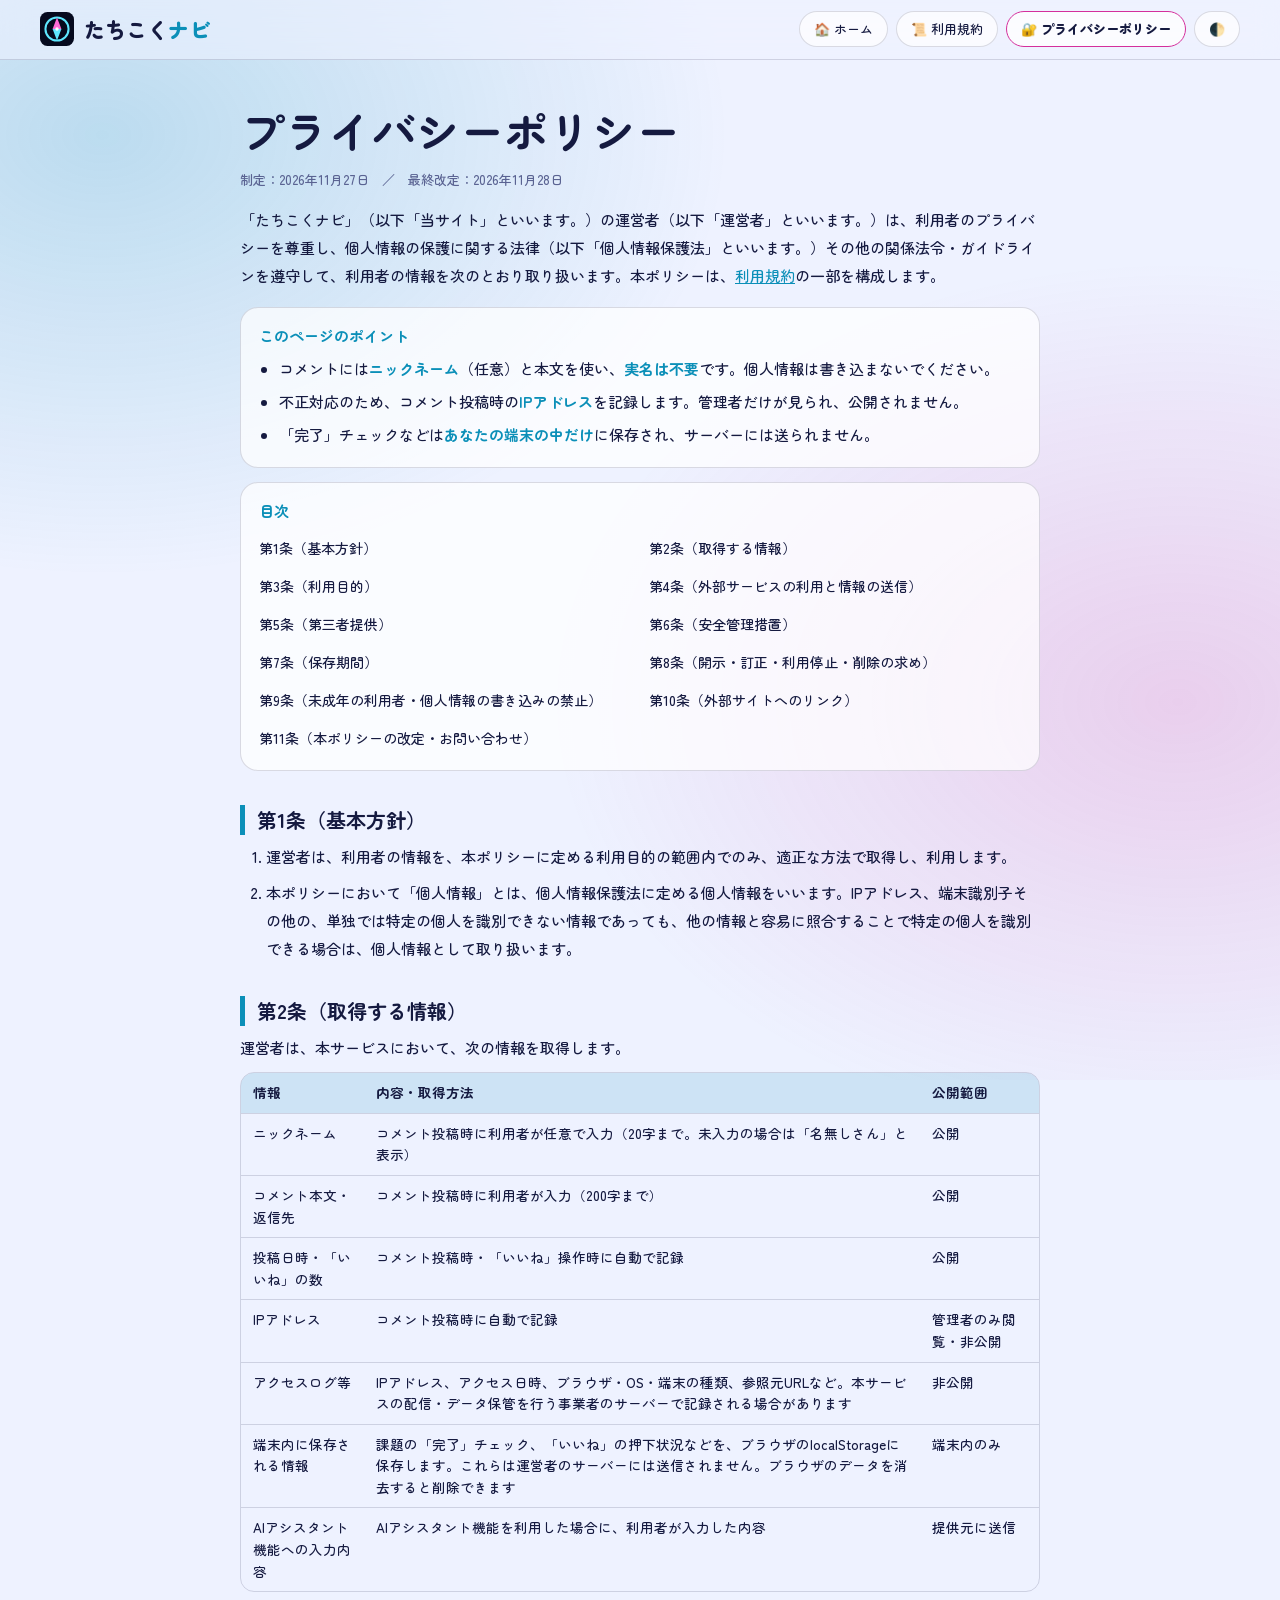
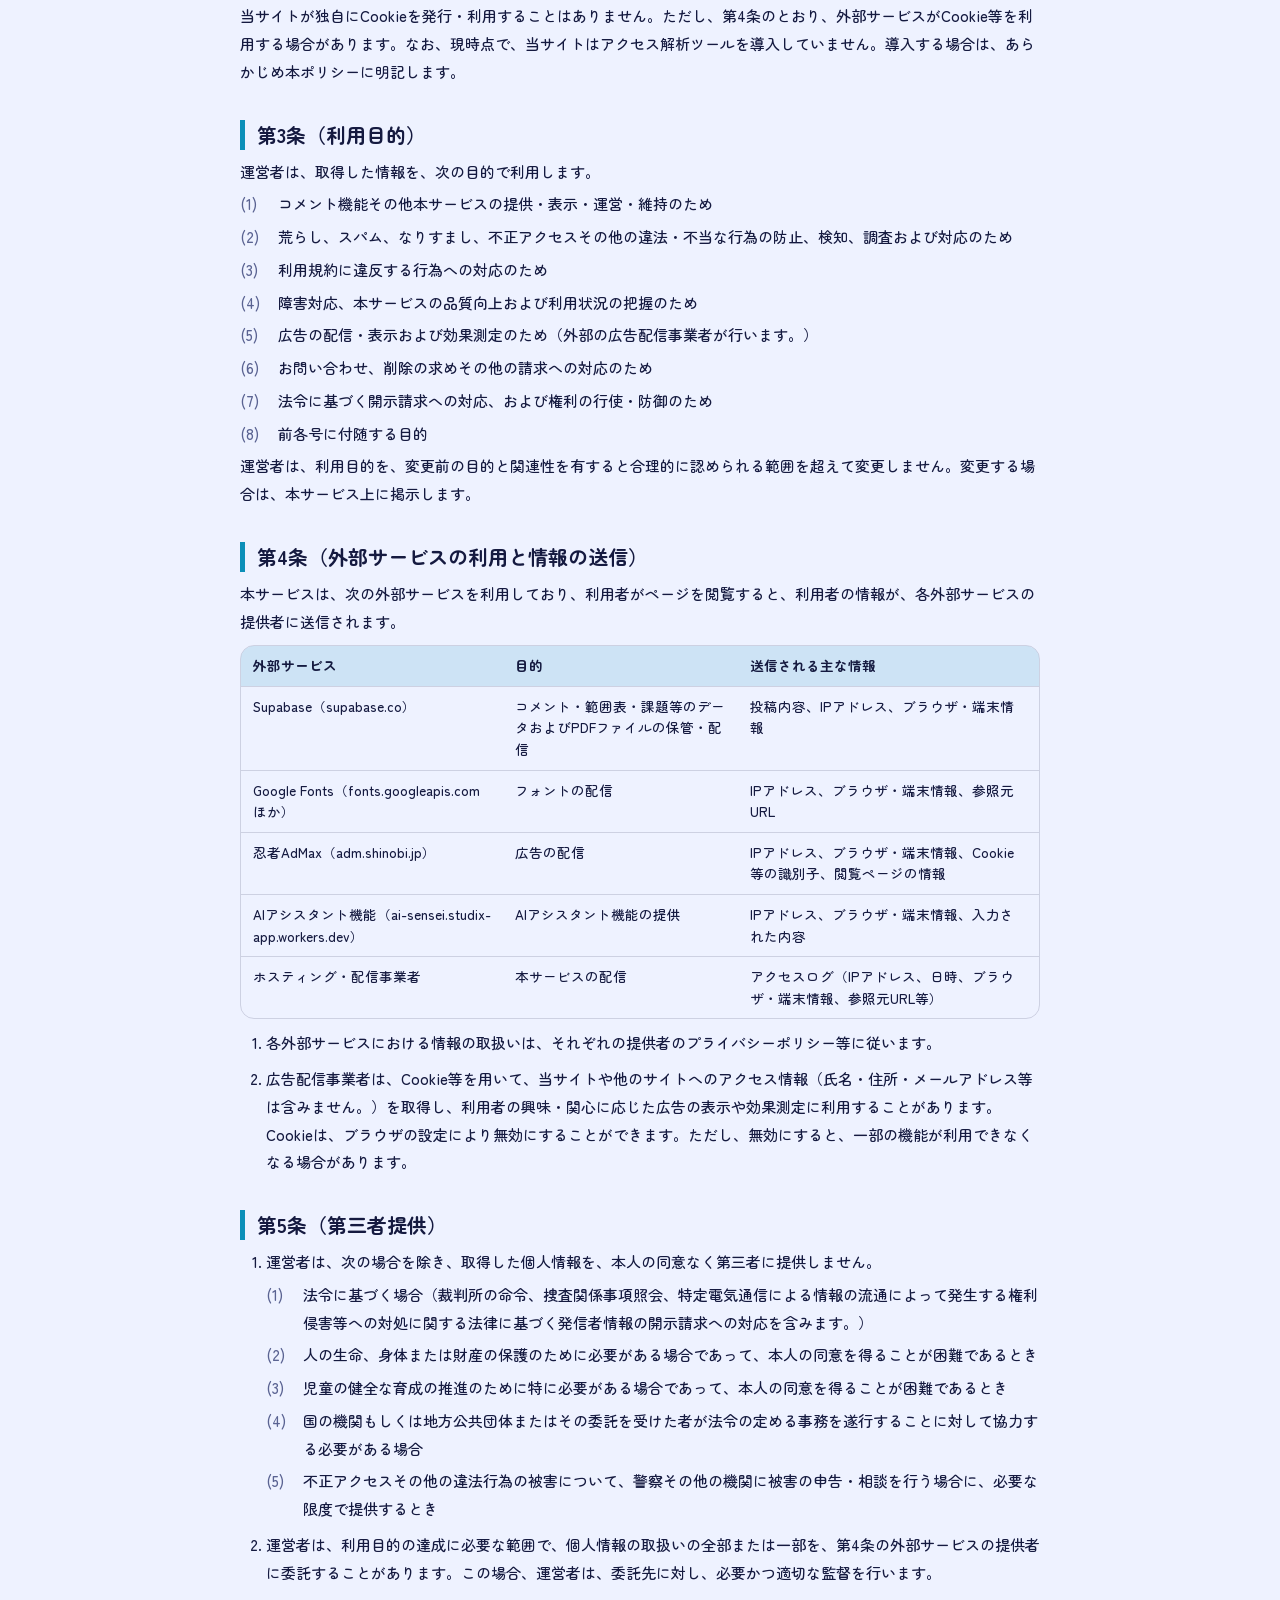
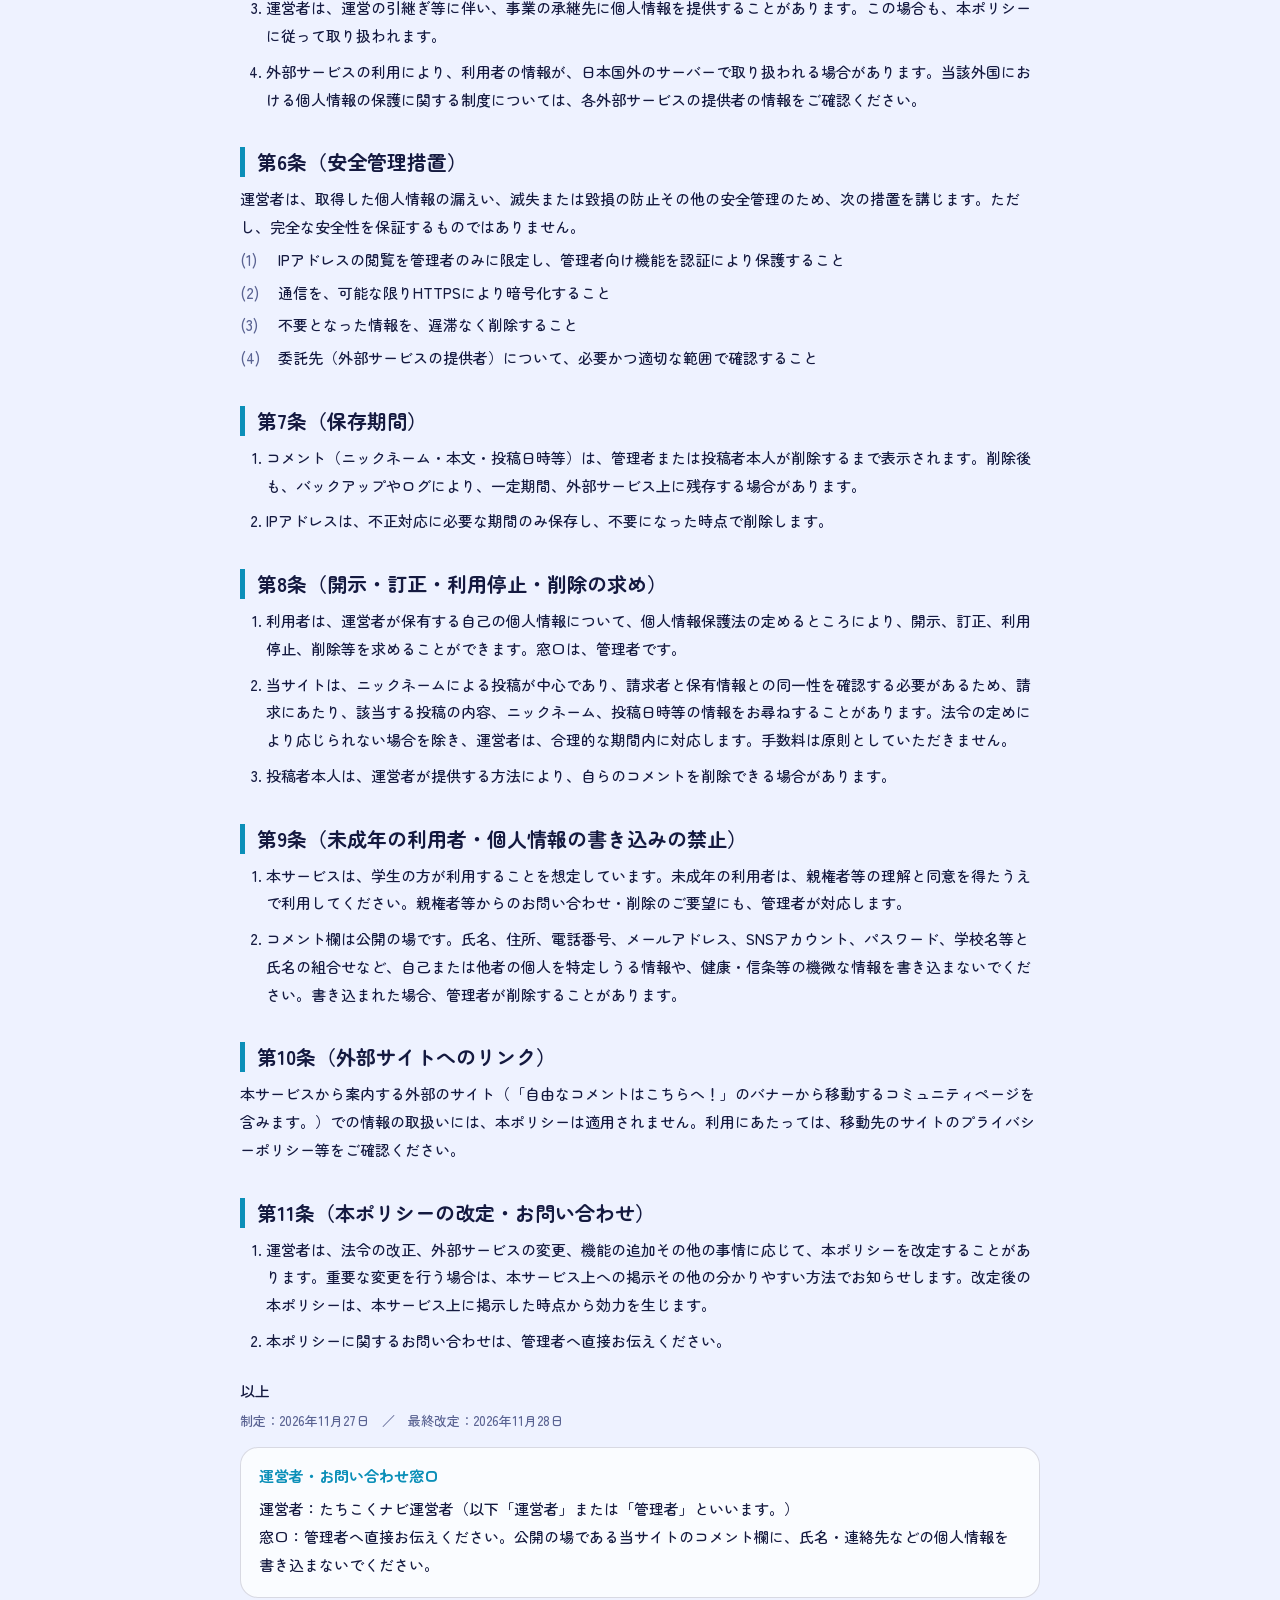
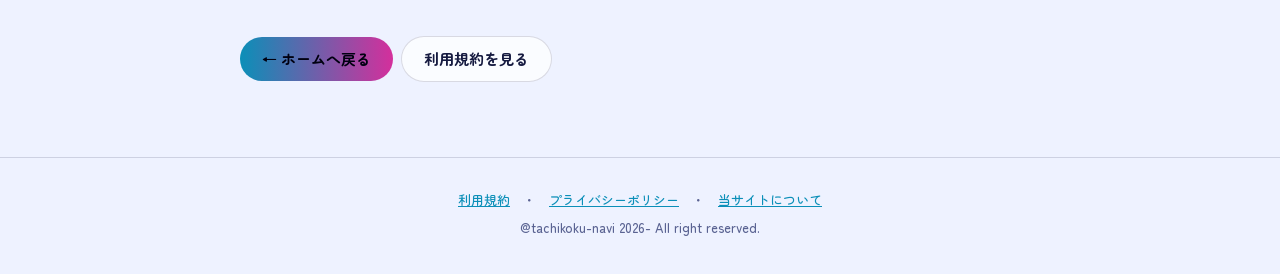
<file: privacy.html>
<!DOCTYPE html>
<html lang="ja">
<head>
<meta charset="utf-8">
<meta name="viewport" content="width=device-width, initial-scale=1, viewport-fit=cover">
<title>プライバシーポリシー | たちこくナビ</title>
<meta name="robots" content="noindex,nofollow">
<link rel="icon" type="image/svg+xml" href="data:image/svg+xml,%3Csvg xmlns='http://www.w3.org/2000/svg' viewBox='0 0 100 100'%3E%3Crect width='100' height='100' rx='22' fill='%23060a1e'/%3E%3Ccircle cx='50' cy='50' r='34' fill='none' stroke='%235ee7ff' stroke-width='6'/%3E%3Cpath d='M50 16L63 50H37Z' fill='%23ff6bd6'/%3E%3Cpath d='M50 84L63 50H37Z' fill='%235ee7ff'/%3E%3Ccircle cx='50' cy='50' r='5' fill='%23ffffff'/%3E%3C/svg%3E">
<link rel="preconnect" href="https://fonts.googleapis.com">
<link rel="stylesheet" href="https://fonts.googleapis.com/css2?family=Zen+Maru+Gothic:wght@500;700;900&display=swap">
<link rel="stylesheet" href="legal.css">
</head>
<body>
<div class="au"></div>
<header>
<a class="logo" href="index.html"><img src="data:image/svg+xml,%3Csvg xmlns='http://www.w3.org/2000/svg' viewBox='0 0 100 100'%3E%3Crect width='100' height='100' rx='22' fill='%23060a1e'/%3E%3Ccircle cx='50' cy='50' r='34' fill='none' stroke='%235ee7ff' stroke-width='6'/%3E%3Cpath d='M50 16L63 50H37Z' fill='%23ff6bd6'/%3E%3Cpath d='M50 84L63 50H37Z' fill='%235ee7ff'/%3E%3Ccircle cx='50' cy='50' r='5' fill='%23ffffff'/%3E%3C/svg%3E" alt="" width="34" height="34"><span>たちこく<em>ナビ</em></span></a>
<div class="hb"><a href="index.html">🏠 ホーム</a><a href="terms.html">📜 利用規約</a><a href="privacy.html" aria-current="page">🔐 プライバシーポリシー</a><button id="th" title="テーマ切替">🌓</button></div>
</header>
<main>
<h1>プライバシーポリシー</h1>
<p class="meta">制定：2026年11月27日　／　最終改定：2026年11月28日</p>
<p class="lead">「たちこくナビ」（以下「当サイト」といいます。）の運営者（以下「運営者」といいます。）は、利用者のプライバシーを尊重し、個人情報の保護に関する法律（以下「個人情報保護法」といいます。）その他の関係法令・ガイドラインを遵守して、利用者の情報を次のとおり取り扱います。本ポリシーは、<a href="terms.html">利用規約</a>の一部を構成します。</p>
<div class="sum"><b>このページのポイント</b><ul><li>コメントには<b>ニックネーム</b>（任意）と本文を使い、<b>実名は不要</b>です。個人情報は書き込まないでください。</li><li>不正対応のため、コメント投稿時の<b>IPアドレス</b>を記録します。管理者だけが見られ、公開されません。</li><li>「完了」チェックなどは<b>あなたの端末の中だけ</b>に保存され、サーバーには送られません。</li></ul></div>
<nav class="toc"><b>目次</b><ol><li><a href="#a1">第1条（基本方針）</a></li><li><a href="#a2">第2条（取得する情報）</a></li><li><a href="#a3">第3条（利用目的）</a></li><li><a href="#a4">第4条（外部サービスの利用と情報の送信）</a></li><li><a href="#a5">第5条（第三者提供）</a></li><li><a href="#a6">第6条（安全管理措置）</a></li><li><a href="#a7">第7条（保存期間）</a></li><li><a href="#a8">第8条（開示・訂正・利用停止・削除の求め）</a></li><li><a href="#a9">第9条（未成年の利用者・個人情報の書き込みの禁止）</a></li><li><a href="#a10">第10条（外部サイトへのリンク）</a></li><li><a href="#a11">第11条（本ポリシーの改定・お問い合わせ）</a></li></ol></nav>
<h2 id="a1">第1条（基本方針）</h2>
<ol class="c">
<li>運営者は、利用者の情報を、本ポリシーに定める利用目的の範囲内でのみ、適正な方法で取得し、利用します。</li>
<li>本ポリシーにおいて「個人情報」とは、個人情報保護法に定める個人情報をいいます。IPアドレス、端末識別子その他の、単独では特定の個人を識別できない情報であっても、他の情報と容易に照合することで特定の個人を識別できる場合は、個人情報として取り扱います。</li>
</ol>
<h2 id="a2">第2条（取得する情報）</h2>
<p>運営者は、本サービスにおいて、次の情報を取得します。</p>
<div class="tw"><table><thead><tr><th>情報</th><th>内容・取得方法</th><th>公開範囲</th></tr></thead><tbody>
<tr><td>ニックネーム</td><td>コメント投稿時に利用者が任意で入力（20字まで。未入力の場合は「名無しさん」と表示）</td><td>公開</td></tr>
<tr><td>コメント本文・返信先</td><td>コメント投稿時に利用者が入力（200字まで）</td><td>公開</td></tr>
<tr><td>投稿日時・「いいね」の数</td><td>コメント投稿時・「いいね」操作時に自動で記録</td><td>公開</td></tr>
<tr><td>IPアドレス</td><td>コメント投稿時に自動で記録</td><td>管理者のみ閲覧・非公開</td></tr>
<tr><td>アクセスログ等</td><td>IPアドレス、アクセス日時、ブラウザ・OS・端末の種類、参照元URLなど。本サービスの配信・データ保管を行う事業者のサーバーで記録される場合があります</td><td>非公開</td></tr>
<tr><td>端末内に保存される情報</td><td>課題の「完了」チェック、「いいね」の押下状況などを、ブラウザのlocalStorageに保存します。これらは運営者のサーバーには送信されません。ブラウザのデータを消去すると削除できます</td><td>端末内のみ</td></tr>
<tr><td>AIアシスタント機能への入力内容</td><td>AIアシスタント機能を利用した場合に、利用者が入力した内容</td><td>提供元に送信</td></tr>
</tbody></table></div>
<p>当サイトが独自にCookieを発行・利用することはありません。ただし、第4条のとおり、外部サービスがCookie等を利用する場合があります。なお、現時点で、当サイトはアクセス解析ツールを導入していません。導入する場合は、あらかじめ本ポリシーに明記します。</p>
<h2 id="a3">第3条（利用目的）</h2>
<p>運営者は、取得した情報を、次の目的で利用します。</p>
<ol class="s">
<li>コメント機能その他本サービスの提供・表示・運営・維持のため</li>
<li>荒らし、スパム、なりすまし、不正アクセスその他の違法・不当な行為の防止、検知、調査および対応のため</li>
<li>利用規約に違反する行為への対応のため</li>
<li>障害対応、本サービスの品質向上および利用状況の把握のため</li>
<li>広告の配信・表示および効果測定のため（外部の広告配信事業者が行います。）</li>
<li>お問い合わせ、削除の求めその他の請求への対応のため</li>
<li>法令に基づく開示請求への対応、および権利の行使・防御のため</li>
<li>前各号に付随する目的</li>
</ol>
<p>運営者は、利用目的を、変更前の目的と関連性を有すると合理的に認められる範囲を超えて変更しません。変更する場合は、本サービス上に掲示します。</p>
<h2 id="a4">第4条（外部サービスの利用と情報の送信）</h2>
<p>本サービスは、次の外部サービスを利用しており、利用者がページを閲覧すると、利用者の情報が、各外部サービスの提供者に送信されます。</p>
<div class="tw"><table><thead><tr><th>外部サービス</th><th>目的</th><th>送信される主な情報</th></tr></thead><tbody>
<tr><td>Supabase（supabase.co）</td><td>コメント・範囲表・課題等のデータおよびPDFファイルの保管・配信</td><td>投稿内容、IPアドレス、ブラウザ・端末情報</td></tr>
<tr><td>Google Fonts（fonts.googleapis.com ほか）</td><td>フォントの配信</td><td>IPアドレス、ブラウザ・端末情報、参照元URL</td></tr>
<tr><td>忍者AdMax（adm.shinobi.jp）</td><td>広告の配信</td><td>IPアドレス、ブラウザ・端末情報、Cookie等の識別子、閲覧ページの情報</td></tr>
<tr><td>AIアシスタント機能（ai-sensei.studix-app.workers.dev）</td><td>AIアシスタント機能の提供</td><td>IPアドレス、ブラウザ・端末情報、入力された内容</td></tr>
<tr><td>ホスティング・配信事業者</td><td>本サービスの配信</td><td>アクセスログ（IPアドレス、日時、ブラウザ・端末情報、参照元URL等）</td></tr>
</tbody></table></div>
<ol class="c">
<li>各外部サービスにおける情報の取扱いは、それぞれの提供者のプライバシーポリシー等に従います。</li>
<li>広告配信事業者は、Cookie等を用いて、当サイトや他のサイトへのアクセス情報（氏名・住所・メールアドレス等は含みません。）を取得し、利用者の興味・関心に応じた広告の表示や効果測定に利用することがあります。Cookieは、ブラウザの設定により無効にすることができます。ただし、無効にすると、一部の機能が利用できなくなる場合があります。</li>
</ol>
<h2 id="a5">第5条（第三者提供）</h2>
<ol class="c">
<li>運営者は、次の場合を除き、取得した個人情報を、本人の同意なく第三者に提供しません。<ol class="s">
<li>法令に基づく場合（裁判所の命令、捜査関係事項照会、特定電気通信による情報の流通によって発生する権利侵害等への対処に関する法律に基づく発信者情報の開示請求への対応を含みます。）</li>
<li>人の生命、身体または財産の保護のために必要がある場合であって、本人の同意を得ることが困難であるとき</li>
<li>児童の健全な育成の推進のために特に必要がある場合であって、本人の同意を得ることが困難であるとき</li>
<li>国の機関もしくは地方公共団体またはその委託を受けた者が法令の定める事務を遂行することに対して協力する必要がある場合</li>
<li>不正アクセスその他の違法行為の被害について、警察その他の機関に被害の申告・相談を行う場合に、必要な限度で提供するとき</li></ol></li>
<li>運営者は、利用目的の達成に必要な範囲で、個人情報の取扱いの全部または一部を、第4条の外部サービスの提供者に委託することがあります。この場合、運営者は、委託先に対し、必要かつ適切な監督を行います。</li>
<li>運営者は、運営の引継ぎ等に伴い、事業の承継先に個人情報を提供することがあります。この場合も、本ポリシーに従って取り扱われます。</li>
<li>外部サービスの利用により、利用者の情報が、日本国外のサーバーで取り扱われる場合があります。当該外国における個人情報の保護に関する制度については、各外部サービスの提供者の情報をご確認ください。</li>
</ol>
<h2 id="a6">第6条（安全管理措置）</h2>
<p>運営者は、取得した個人情報の漏えい、滅失または毀損の防止その他の安全管理のため、次の措置を講じます。ただし、完全な安全性を保証するものではありません。</p>
<ol class="s">
<li>IPアドレスの閲覧を管理者のみに限定し、管理者向け機能を認証により保護すること</li>
<li>通信を、可能な限りHTTPSにより暗号化すること</li>
<li>不要となった情報を、遅滞なく削除すること</li>
<li>委託先（外部サービスの提供者）について、必要かつ適切な範囲で確認すること</li>
</ol>
<h2 id="a7">第7条（保存期間）</h2>
<ol class="c">
<li>コメント（ニックネーム・本文・投稿日時等）は、管理者または投稿者本人が削除するまで表示されます。削除後も、バックアップやログにより、一定期間、外部サービス上に残存する場合があります。</li>
<li>IPアドレスは、不正対応に必要な期間のみ保存し、不要になった時点で削除します。</li>
</ol>
<h2 id="a8">第8条（開示・訂正・利用停止・削除の求め）</h2>
<ol class="c">
<li>利用者は、運営者が保有する自己の個人情報について、個人情報保護法の定めるところにより、開示、訂正、利用停止、削除等を求めることができます。窓口は、管理者です。</li>
<li>当サイトは、ニックネームによる投稿が中心であり、請求者と保有情報との同一性を確認する必要があるため、請求にあたり、該当する投稿の内容、ニックネーム、投稿日時等の情報をお尋ねすることがあります。法令の定めにより応じられない場合を除き、運営者は、合理的な期間内に対応します。手数料は原則としていただきません。</li>
<li>投稿者本人は、運営者が提供する方法により、自らのコメントを削除できる場合があります。</li>
</ol>
<h2 id="a9">第9条（未成年の利用者・個人情報の書き込みの禁止）</h2>
<ol class="c">
<li>本サービスは、学生の方が利用することを想定しています。未成年の利用者は、親権者等の理解と同意を得たうえで利用してください。親権者等からのお問い合わせ・削除のご要望にも、管理者が対応します。</li>
<li>コメント欄は公開の場です。氏名、住所、電話番号、メールアドレス、SNSアカウント、パスワード、学校名等と氏名の組合せなど、自己または他者の個人を特定しうる情報や、健康・信条等の機微な情報を書き込まないでください。書き込まれた場合、管理者が削除することがあります。</li>
</ol>
<h2 id="a10">第10条（外部サイトへのリンク）</h2>
<p>本サービスから案内する外部のサイト（「自由なコメントはこちらへ！」のバナーから移動するコミュニティページを含みます。）での情報の取扱いには、本ポリシーは適用されません。利用にあたっては、移動先のサイトのプライバシーポリシー等をご確認ください。</p>
<h2 id="a11">第11条（本ポリシーの改定・お問い合わせ）</h2>
<ol class="c">
<li>運営者は、法令の改正、外部サービスの変更、機能の追加その他の事情に応じて、本ポリシーを改定することがあります。重要な変更を行う場合は、本サービス上への掲示その他の分かりやすい方法でお知らせします。改定後の本ポリシーは、本サービス上に掲示した時点から効力を生じます。</li>
<li>本ポリシーに関するお問い合わせは、管理者へ直接お伝えください。</li>
</ol>
<p style="margin-top:22px">以上</p>
<p class="meta">制定：2026年11月27日　／　最終改定：2026年11月28日</p>
<div class="org"><b>運営者・お問い合わせ窓口</b><p>運営者：たちこくナビ運営者（以下「運営者」または「管理者」といいます。）<br>窓口：管理者へ直接お伝えください。公開の場である当サイトのコメント欄に、氏名・連絡先などの個人情報を書き込まないでください。</p></div>
<p style="margin-top:30px"><a class="btn" href="index.html">← ホームへ戻る</a><a class="btn g" href="terms.html">利用規約を見る</a></p>
</main>
<footer><p><a href="terms.html">利用規約</a>　・　<a href="privacy.html">プライバシーポリシー</a>　・　<a href="index.html#about">当サイトについて</a></p><p>@tachikoku-navi 2026- All right reserved.</p></footer>
<script>document.getElementById('th').onclick=function(){var r=document.documentElement,d=r.dataset.theme?r.dataset.theme=='dark':matchMedia('(prefers-color-scheme:dark)').matches;r.dataset.theme=d?'light':'dark'}</script>
</body>
</html>
</file>
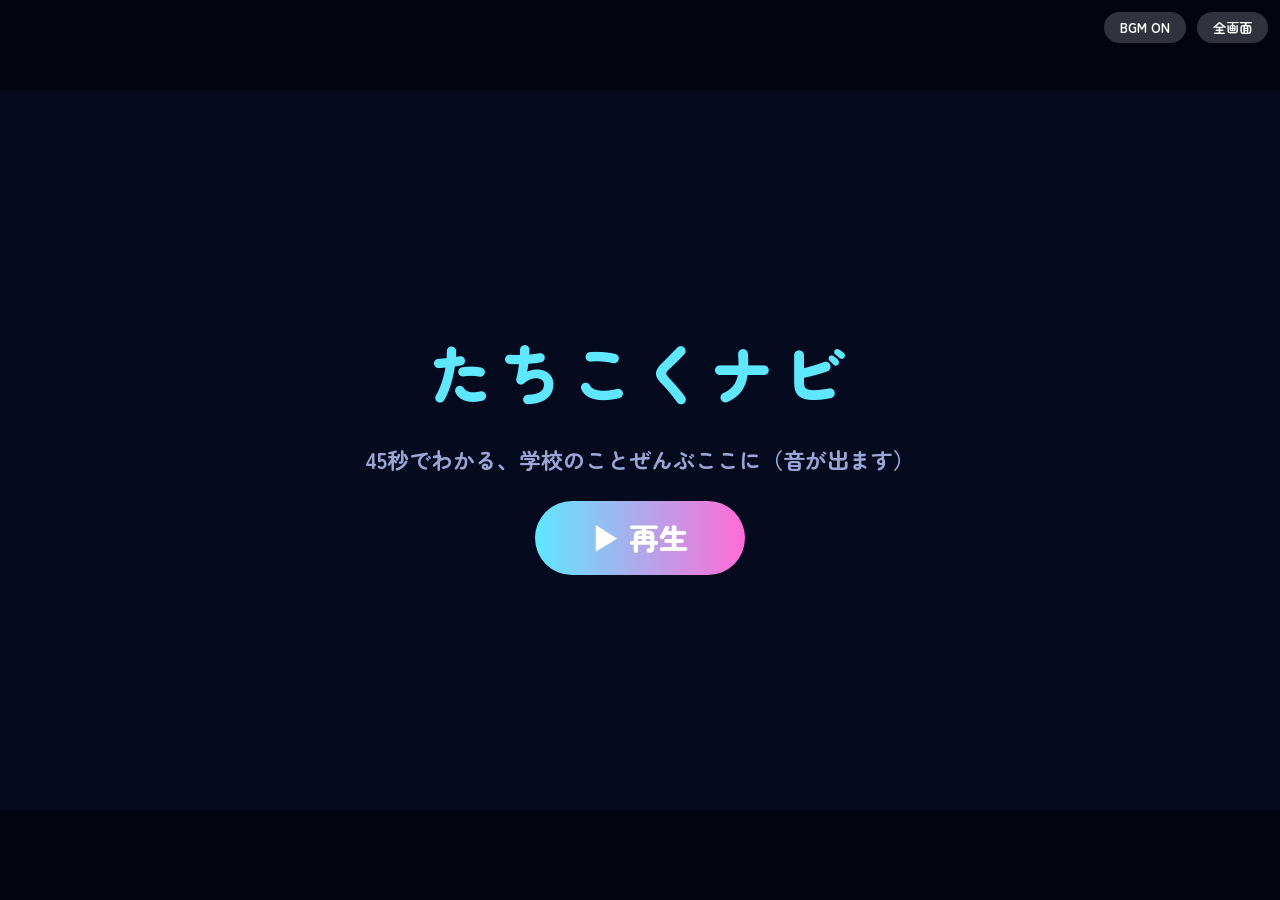
<file: promo-navi.html>
<!doctype html>
<html lang="ja">
<head>
<meta charset="utf-8">
<meta name="viewport" content="width=device-width,initial-scale=1">
<title>たちこくナビ 45秒PV</title>
<link rel="preconnect" href="https://fonts.googleapis.com">
<link rel="preconnect" href="https://fonts.gstatic.com" crossorigin>
<link href="https://fonts.googleapis.com/css2?family=Zen+Maru+Gothic:wght@500;700;900&display=swap" rel="stylesheet">
<style>
:root{--a:#5ee7ff;--b:#ff6bd6;--c:#ffd36b;--fg:#e9edff;--mut:#9aa5d4;--bg:#060a1e;--bd:rgba(255,255,255,.15);--card:rgba(255,255,255,.07)}
*{box-sizing:border-box;margin:0}
[hidden]{display:none!important}
html,body{height:100%;background:#02040f;overflow:hidden;font-family:'Zen Maru Gothic',sans-serif}
#stage{position:absolute;left:50%;top:50%;width:1280px;height:720px;margin:-360px 0 0 -640px;background:var(--bg);color:var(--fg);overflow:hidden;font-weight:500}
.au{position:absolute;inset:-20%;background:radial-gradient(35% 35% at 20% 25%,#5ee7ff4d,transparent),radial-gradient(35% 35% at 80% 70%,#ff6bd642,transparent);animation:au 20s ease-in-out infinite alternate}
@keyframes au{to{transform:rotate(25deg) scale(1.2)}}
.gr{position:absolute;inset:0;background:linear-gradient(#ffffff09 1px,transparent 1px) 0 0/48px 48px,linear-gradient(90deg,#ffffff09 1px,transparent 1px) 0 0/48px 48px;-webkit-mask:radial-gradient(70% 70% at 50% 50%,#000,transparent);mask:radial-gradient(70% 70% at 50% 50%,#000,transparent)}
.sc{position:absolute;inset:0;opacity:0;transition:opacity .5s}
.sc.on{opacity:1}
.sc.on .a{animation:up .7s cubic-bezier(.2,.9,.3,1.15) var(--d,0s) both}
.sc.on .pop{animation:pop .8s cubic-bezier(.3,1.6,.5,1) var(--d,0s) both}
@keyframes up{from{opacity:0;transform:translateY(46px) scale(.96)}}
@keyframes pop{from{opacity:0;transform:scale(.2) rotate(-30deg)}}
.cap{position:absolute;left:96px;top:200px;width:540px}
.cap small{display:block;font-size:26px;font-weight:700;color:var(--mut);margin-bottom:10px}
.cap h2{font-size:62px;line-height:1.3;font-weight:900}
.hl,.shim{background:linear-gradient(100deg,var(--a),var(--b),var(--c),var(--a));background-size:300% 100%;-webkit-background-clip:text;background-clip:text;color:transparent;animation:sh 6s linear infinite}
@keyframes sh{to{background-position:-300% 0}}
.mock{position:absolute;left:690px;top:70px;width:510px}
.card{position:relative;background:var(--card);border:1px solid var(--bd);border-top:4px solid hsl(var(--h,190) 85% 58%);border-radius:22px;padding:16px 22px;backdrop-filter:blur(14px);margin-bottom:14px}
.card h3{font-size:25px;line-height:1.4;font-weight:900;margin:4px 0}
.card p{color:var(--mut);font-size:18px}
.badge{display:inline-block;background:hsl(var(--h,190) 85% 58%);color:#000;font-weight:900;border-radius:99px;padding:1px 14px;font-size:15px}
.btn{display:inline-block;margin-top:8px;background:linear-gradient(90deg,var(--a),var(--b));color:#fff;border-radius:12px;padding:7px 20px;font-weight:700;font-size:17px}
.pin{box-shadow:0 0 0 1px var(--c),0 10px 40px #ffd36b33}
.tabs{position:relative;display:flex;padding:5px;background:var(--card);border:1px solid var(--bd);border-radius:99px;margin-bottom:16px}
.tabs b{flex:1;text-align:center;padding:8px 0;font-size:17px;font-weight:700;position:relative;z-index:1;white-space:nowrap}
.tabs i{position:absolute;top:5px;bottom:5px;left:5px;width:calc((100% - 10px)/4);border-radius:99px;background:linear-gradient(90deg,var(--a),var(--b));box-shadow:0 4px 18px #ff6bd666;transform:translateX(calc(var(--k)*100%))}
.sc.on .tabs i{animation:tabm .5s cubic-bezier(.3,1.4,.5,1) .5s backwards}
.sc.on .st0 i{animation:none}
@keyframes tabm{from{transform:translateX(calc((var(--k) - 1)*100%))}}
.stats{display:flex;gap:12px;align-items:center;margin-bottom:14px}
.ring{position:relative;width:92px;height:92px;flex:none}
.ring svg{width:92px;transform:rotate(-90deg)}
.ring circle{fill:none;stroke-width:7;stroke-linecap:round}
.ring .t{stroke:var(--bd)}
.ring .v{stroke:var(--b);stroke-dasharray:163.4;stroke-dashoffset:163.4}
.ring span{position:absolute;inset:0;display:grid;place-items:center;font-weight:900;font-size:20px}
.st{flex:1;background:var(--card);border:1px solid var(--bd);border-radius:18px;padding:8px 12px;text-align:center}
.st b{display:block;font-size:34px;line-height:1.2;color:var(--a)}
.st small{color:var(--mut);font-size:14px}
.r2{display:flex;align-items:center;gap:10px}
.cd{margin-left:auto;font-weight:900;font-size:28px}
.hot .cd{color:var(--b)}
.sc.on .hot.a{animation:up .7s cubic-bezier(.2,.9,.3,1.15) var(--d) both,pl 1.6s ease 2s infinite}
@keyframes pl{50%{box-shadow:0 0 0 8px #ff6bd640}}
.bar{height:6px;border-radius:9px;background:var(--bd);overflow:hidden;margin-top:6px}
.bar i{display:block;height:100%;width:var(--w);background:linear-gradient(90deg,var(--a),var(--b))}
.sc.on .bar i{animation:gw 1.3s ease .8s both}
@keyframes gw{from{width:0}}
.ck{display:flex;gap:10px;align-items:center;font-weight:700;font-size:17px;margin-top:8px}
.cb{width:24px;height:24px;border:2px solid var(--bd);border-radius:7px;display:grid;place-items:center;color:#001;font-size:16px;font-style:normal}
.cb::after{content:"✓";opacity:0}
.sc.on .cb{animation:chk .3s ease var(--d) both}
.sc.on .cb::after{animation:fin .01s linear var(--d) both}
@keyframes chk{to{background:var(--a);border-color:var(--a)}}
@keyframes fin{to{opacity:1}}
.cdn{display:flex;gap:14px}
.cdc{flex:1;text-align:center;padding:18px 10px}
.cdc small{color:var(--mut);font-size:18px;font-weight:700}
.num{font-size:26px;font-weight:900}
.num b{font-size:84px;line-height:1.1;background:linear-gradient(100deg,var(--a),var(--b));-webkit-background-clip:text;background-clip:text;color:transparent;margin:0 4px}
.tkw{overflow:hidden;border-block:1px dashed var(--bd);margin-top:6px;-webkit-mask:linear-gradient(90deg,transparent,#000 8%,#000 92%,transparent);mask:linear-gradient(90deg,transparent,#000 8%,#000 92%,transparent)}
.tk{display:flex;width:max-content;gap:50px;padding:8px 0;color:var(--mut);font-size:18px;animation:mq 12s linear infinite}
@keyframes mq{to{transform:translateX(-50%)}}
.dkp{background:#eef2ff;color:#151a40;border:1px solid #151a4026;border-top:4px solid var(--a)}
.sc.on .dkp.a{animation:up .7s cubic-bezier(.2,.9,.3,1.15) .3s both,dark .5s ease 2.6s both}
@keyframes dark{to{background:#0d1330;color:#e9edff;border-color:var(--bd);border-top-color:var(--b)}}
.sq{display:flex;align-items:center;gap:10px;background:rgba(127,130,200,.2);border-radius:99px;padding:10px 20px;font-size:20px}
.typ{overflow:hidden;white-space:nowrap;width:2.1em}
.sc.on .typ{animation:typ .6s steps(2) 1s backwards}
@keyframes typ{from{width:0}}
.th{margin-left:auto;font-size:26px}
.sc.on .th{animation:tp .5s ease 2.5s}
@keyframes tp{50%{transform:scale(1.5) rotate(180deg)}}
.mc{background:rgba(127,130,200,.16);border-radius:16px;padding:12px 18px;margin-top:12px;font-size:20px;font-weight:700;border-top:3px solid hsl(var(--h) 85% 58%)}
.mc small{display:block;font-weight:500;font-size:16px;opacity:.7}
.center,.h1c{position:absolute;inset:0;display:flex;flex-direction:column;justify-content:center;align-items:center;text-align:center}
.shim{font-size:128px;font-weight:900;line-height:1.15}
.tw{font-size:32px;color:var(--mut);margin-top:12px;min-height:1.6em}
.tw::after{content:"▍";color:var(--a);animation:bl 1s steps(2) infinite}
@keyframes bl{50%{opacity:0}}
.splash{position:absolute;inset:0;background:var(--bg);display:grid;place-content:center;justify-items:center;gap:14px;z-index:3}
.sc.on .splash{animation:sout .9s cubic-bezier(.7,0,.2,1) 2.7s both}
@keyframes sout{to{transform:translateY(-100%);opacity:0}}
.splash b{font-size:40px;letter-spacing:.2em;color:var(--a)}
.splash small{font-size:22px;color:var(--mut)}
.cpw svg{width:150px;color:var(--fg);animation:sp 2.4s ease-in-out infinite}
.nb{fill:var(--b)}.na{fill:var(--a)}
@keyframes sp{50%{transform:rotate(200deg) scale(1.15)}}
#conf i{position:absolute;left:50%;top:46%;margin:-12px}
.sc.on #conf i{animation:burst 1.5s cubic-bezier(.1,.8,.3,1) 3.1s both}
@keyframes burst{from{transform:translate(0,0) scale(0)}to{transform:translate(var(--dx),var(--dy)) scale(1)}}
.s7 h2{font-size:84px;font-weight:900;line-height:1.25}
.s7 .cpw svg{width:110px;margin-bottom:10px}
.go{background:linear-gradient(90deg,var(--a),var(--b));color:#fff;font-weight:900;font-size:32px;border-radius:99px;padding:12px 46px;margin-top:26px;box-shadow:0 14px 40px #ff6bd655}
.sib{display:flex;gap:16px;justify-content:center;margin-top:28px}
.sb{background:var(--card);border:1px solid var(--bd);border-radius:18px;padding:10px 22px;font-size:16px;font-weight:700;color:var(--mut);text-align:left}
.sb b{display:block;font-size:22px;font-weight:900;color:var(--c)}
.s7 .sub{margin-top:22px;font-size:19px;color:var(--mut)}
#bar{position:absolute;left:0;bottom:0;height:6px;width:0;background:linear-gradient(90deg,var(--a),var(--b),var(--c));z-index:5}
#ov{position:absolute;inset:0;z-index:10;background:var(--bg);color:#fff;display:flex;flex-direction:column;align-items:center;justify-content:center;gap:26px;text-align:center}
#ov h1{font-size:64px;font-weight:900;color:var(--a);letter-spacing:.1em}
#ov p{color:var(--mut);font-size:22px;font-weight:700}
#play{border:0;cursor:pointer;background:linear-gradient(90deg,var(--a),var(--b));color:#fff;font:900 30px 'Zen Maru Gothic';border-radius:99px;padding:14px 56px}
#fs,#mu{position:fixed;right:12px;top:12px;z-index:20;border:0;background:#ffffff30;color:#fff;border-radius:99px;padding:6px 16px;font:700 13px 'Zen Maru Gothic';cursor:pointer}
#mu{right:94px}
</style>
</head>
<body>
<button id="mu">BGM ON</button><button id="fs">全画面</button>
<div id="stage">
  <div class="au"></div><div class="gr"></div>
  <div class="sc" id="s1"><div class="h1c"><div class="a" style="--d:2.9s"><h1 class="shim">たちこくナビ</h1></div><p class="tw" id="tw"></p><div id="conf"></div></div>
    <div class="splash"><div class="cpw"></div><b>たちこくナビ</b><small id="spn">0%</small></div></div>
  <div class="sc" id="s2"><div class="cap a"><small>考査の範囲は</small><h2><span class="hl">範囲表</span>を<br>ダウンロード。</h2></div><div class="mock" id="m2"></div></div>
  <div class="sc" id="s3"><div class="cap a"><small>終わったらチェックで</small><h2><span class="hl">課題</span>の期限と<br>達成率がひと目。</h2></div><div class="mock" id="m3" style="top:50px"></div></div>
  <div class="sc" id="s4"><div class="cap a"><small>大事な連絡は</small><h2><span class="hl">お知らせ</span>を<br>ピン留め。</h2></div><div class="mock" id="m4"></div></div>
  <div class="sc" id="s5"><div class="cap a"><small>考査や模試まで</small><h2><span class="hl">日程</span>を<br>カウントダウン。</h2></div><div class="mock" id="m5" style="top:110px"></div></div>
  <div class="sc" id="s6"><div class="cap a"><small>探しやすく、見やすく</small><h2><span class="hl">検索</span>も<br><span class="hl">ダークモード</span>も。</h2></div><div class="mock" id="m6" style="top:140px"></div></div>
  <div class="sc s7" id="s7"><div class="center">
    <div class="cpw a" style="--d:.1s"></div>
    <h2 class="shim a" style="--d:.3s">さあ、ナビを開こう。</h2>
    <div class="go pop" style="--d:1s" id="url"></div>
    <div class="sib a" style="--d:1.7s"><div class="sb"><b>STUDIX</b>学習管理アプリ</div><div class="sb"><b>たちこくナビneo</b>考査の練習問題</div><div class="sb"><b>たちこくコミュニティ</b>自由なコメントはこちら</div></div>
    <div class="sub a" style="--d:2.5s">STUDIXとナビneoはオープンソース。安心して使えます。</div>
  </div></div>
  
<div id="bar"></div>
  <div id="ov"><h1>たちこくナビ</h1><p>45秒でわかる、学校のことぜんぶここに（音が出ます）</p><button id="play">▶ 再生</button></div>
</div>

<script>
// ▼ 最後の画面に表示するURL（実際のサイトのURLに書き換えてください）
const SITE_URL = 'sirius-tool.github.io/tknavi';

const $ = s => document.querySelector(s);
const COL = ['#5ee7ff', '#ff6bd6', '#ffd36b', '#8b9cff', '#6bffb5', '#ff9a6b'];
const tg = (k, t) => `<span class="tag ${k}">${t}</span>`;
const NEW = tg('fresh', '新規'), OK = tg('ok', '✓ 認証済み'), PIN = tg('pn', '固定中');
const card = (n, ci, body, tags = '', tm = 'たった今', d = 0, cls = '') =>
  `<div class="c a ${cls}" style="--d:${d}s"><div class="av" style="background:${COL[ci]}">${n[0]}</div><div class="bd"><div class="meta"><b>${n}</b>${tags}<time>${tm}</time></div><p>${body}</p></div></div>`;
const POST = '今日の部活おつかれ！みんなで打ち上げ行こうよ';

$('#url').textContent = SITE_URL;
const CP = '<svg viewBox="0 0 100 100"><circle cx="50" cy="50" r="46" fill="none" stroke="currentColor" stroke-width="3"/><circle cx="50" cy="50" r="38" fill="none" stroke="currentColor" stroke-dasharray="2 6" opacity=".5"/><g><path class="nb" d="M50 10L62 50H38Z"/><path class="na" d="M50 90L62 50H38Z"/></g><circle cx="50" cy="50" r="5" fill="currentColor"/></svg>';
document.querySelectorAll('.cpw').forEach(e => e.innerHTML = CP);
const PH = 'テスト勉強、ここから出発';
const tabs = k => `<div class="tabs a${k ? '' : ' st0'}"><i style="--k:${k}"></i><b>📄 範囲表</b><b>📝 課題</b><b>📢 お知らせ</b><b>📅 日程</b></div>`;
const crd = (h, badge, title, p, d, x = '', cls = '') => `<div class="card a ${cls}" style="--h:${h};--d:${d}s"><span class="badge">${badge}</span><h3>${title}</h3><p>${p}</p>${x}</div>`;
const dl = '<span class="btn">PDFをダウンロード</span>';
$('#m2').innerHTML = tabs(0) + crd(190, '2学期期末考査', '範囲表（数学・英語）', '試験日 12/8（月）〜　備考：教科書 p.30〜58', .7, dl) + crd(330, '2学期期末考査', '範囲表（国語・理科）', '試験日 12/8（月）〜　備考：ワーク第3章まで', 1.5, dl);
const task = (h, sub, t, due, cd, w, ck, d, cls) => `<div class="card a ${cls}" style="--h:${h};--d:${d}s"><div class="r2"><span class="badge">${sub}</span><h3>${t}</h3><span class="cd">${cd}</span></div><div class="bar" style="--w:${w}%"><i></i></div><label class="ck"><i class="cb" style="--d:${ck}s"></i>完了にする（期限 ${due}）</label></div>`;
$('#m3').innerHTML = tabs(1) +
  `<div class="stats a" style="--d:.4s"><div class="ring"><svg viewBox="0 0 60 60"><circle class="t" cx="30" cy="30" r="26"/><circle class="v" id="rv" cx="30" cy="30" r="26"/></svg><span id="rp">0%</span></div><div class="st"><b>3</b><small>未完了の課題</small></div><div class="st"><b>2</b><small>7日以内の期限</small></div></div>` +
  task(330, '数学', '数学プリント', '12/1', 'あと1日', 90, 4.4, 1.2, 'hot') + task(190, '英語', '英語ワーク', '12/3', 'あと3日', 60, 3, 1.9, '');
$('#m4').innerHTML = tabs(2) + crd(45, '📌 ピン留め', '学期末の行事予定が変わります', '12/10の行事が一日ずれます。', .7, '', 'pin') + crd(190, 'ニュース', 'ナビがアップデート', 'v4.2.0（11/27）になりました。', 1.5) + crd(330, 'お知らせ', '清掃当番の変更', '来週から新しい班です。', 2.3);
const TK = '📢 学期末の行事予定が変わります　・　📝 数学プリントは12/1まで　・　📄 範囲表を公開しました　・　';
$('#m5').innerHTML = tabs(3) + `<div class="cdn"><div class="card cdc a" style="--h:190;--d:.6s"><small>考査まで</small><div class="num">あと<b>10</b>日</div></div><div class="card cdc a" style="--h:330;--d:1.2s"><small>模試まで</small><div class="num">あと<b>24</b>日</div></div></div><div class="tkw a" style="--d:1.8s"><div class="tk"><span>${TK}</span><span>${TK}</span></div></div>`;
$('#m6').innerHTML = `<div class="card dkp a"><div class="sq">🔍 <span class="typ">数学</span><span class="th">🌓</span></div><div class="mc" style="--h:190">数学プリント<small>課題・期限 12/1</small></div><div class="mc" style="--h:330">範囲表（数学・英語）<small>2学期期末考査</small></div></div>`;

// 紙吹雪
function conf() {
  let h = '';
  for (let i = 0; i < 28; i++) {
    const a = Math.random() * 6.283, r = 260 + Math.random() * 340, s = 14 + Math.random() * 26;
    h += `<i style="--dx:${Math.cos(a) * r}px;--dy:${Math.sin(a) * r * .75}px;width:${s}px;height:${s}px;background:${COL[i % 6]};border-radius:${i % 3 ? '50%' : '6px'}"></i>`;
  }
  $('#conf').innerHTML = h;
}

// タイムライン（秒）
const SC = [[0, 5], [5, 12], [12, 20], [20, 26], [26, 32], [32, 38], [38, 46]];
const scenes = ['s1', 's2', 's3', 's4', 's5', 's6', 's7'].map(i => document.getElementById(i));
const stage = $('#stage'), D = 45;
let t0 = 0, raf = 0;


// ---- BGM（ブラウザ内で合成。音声ファイル不要）----
let AC, master, bus, comp, nbuf, muted = false;
const hz = m => 440 * 2 ** ((m - 69) / 12);
function initAudio() {
  if (AC) return;
  const C = window.AudioContext || window.webkitAudioContext; if (!C) return;
  AC = new C();
  comp = AC.createDynamicsCompressor(); bus = AC.createGain(); bus.gain.value = muted ? 0 : 1;
  comp.connect(bus); bus.connect(AC.destination);
  nbuf = AC.createBuffer(1, AC.sampleRate, AC.sampleRate);
  const d = nbuf.getChannelData(0); for (let i = 0; i < d.length; i++) d[i] = Math.random() * 2 - 1;
}
let dIn;
function note(f, t, dur, type, vol, o) {
  o = o || {};
  const os = AC.createOscillator(), g = AC.createGain(); let n = os;
  os.type = type; os.frequency.value = f; if (o.det) os.detune.value = o.det;
  if (o.lp) { const l = AC.createBiquadFilter(); l.type = 'lowpass'; l.frequency.value = o.lp; os.connect(l); n = l; }
  g.gain.setValueAtTime(.0001, t); g.gain.linearRampToValueAtTime(vol, t + (o.atk || .01)); g.gain.exponentialRampToValueAtTime(.0001, t + dur);
  n.connect(g); g.connect(master); if (o.fx) g.connect(dIn);
  os.start(t); os.stop(t + dur + .05);
}
function kick(t) {
  const o = AC.createOscillator(), g = AC.createGain();
  o.frequency.setValueAtTime(160, t); o.frequency.exponentialRampToValueAtTime(42, t + .12);
  g.gain.setValueAtTime(.7, t); g.gain.exponentialRampToValueAtTime(.001, t + .3);
  o.connect(g); g.connect(master); o.start(t); o.stop(t + .35);
}
function noise(t, ftype, freq, vol, dur) {
  const s = AC.createBufferSource(), f = AC.createBiquadFilter(), g = AC.createGain();
  s.buffer = nbuf; f.type = ftype; f.frequency.value = freq;
  g.gain.setValueAtTime(vol, t); g.gain.exponentialRampToValueAtTime(.001, t + dur);
  s.connect(f); f.connect(g); g.connect(master); s.start(t); s.stop(t + dur + .02);
}
function sweep(t, dur) {                       // ライザー（盛り上げ）
  const s = AC.createBufferSource(), f = AC.createBiquadFilter(), g = AC.createGain();
  s.buffer = nbuf; s.loop = true; f.type = 'bandpass'; f.Q.value = 2;
  f.frequency.setValueAtTime(300, t); f.frequency.exponentialRampToValueAtTime(9000, t + dur);
  g.gain.setValueAtTime(.001, t); g.gain.linearRampToValueAtTime(.22, t + dur); g.gain.linearRampToValueAtTime(0, t + dur + .05);
  s.connect(f); f.connect(g); g.connect(master); s.start(t); s.stop(t + dur + .1);
}
const CH = [[57, 60, 64], [57, 60, 65], [55, 60, 64], [55, 59, 62]], RT = [45, 41, 48, 43];
const AR = [0, 1, 2, 1, 2, 1, 0, 1, 2, 1, 2, 1, 0, 2, 1, 2];
const LD = [[76, 79, 81, 79, 76, 72, 74, 76], [77, 81, 84, 81, 77, 72, 74, 77], [76, 79, 84, 79, 76, 72, 74, 79], [74, 79, 83, 79, 74, 71, 74, 79]];
let sched;
function scheduleBar(b0, bar) {                // 1小節（2秒）ぶんを予約
  const c = bar % 4, t = b0 + bar * 2;
  CH[c].forEach(m => [-8, 8].forEach(d => note(hz(m - 12), t, 2, 'sawtooth', .035, { lp: 900, det: d, atk: .3 })));
  for (let i = 0; i < 16; i++) {
    const tt = t + i * .125, rel = bar * 2 + i * .125, e = i % 2 === 0;
    note(hz(CH[c][AR[i]] + 12), tt, .22, 'triangle', .07, { fx: 1 });
    if (rel >= 3 && e) note(hz(RT[c]), tt, .22, 'sawtooth', .16, { lp: 500 });
    if (rel >= 4 && e) noise(tt, 'highpass', 8000, .03, .03);
    if (rel >= 3 && i % 4 === 2) noise(tt, 'highpass', 6000, .05, .12);
    if (rel >= 12 && e) note(hz(LD[c][i / 2]), tt, .2, 'square', .03, { fx: 1, lp: 3000 });
    if (rel >= 38 && e) note(hz(LD[c][i / 2] + 12), tt, .2, 'triangle', .05, { fx: 1 });
  }
  for (let k = 0; k < 4; k++) if (bar * 2 + k * .5 >= 3) kick(t + k * .5);
  if (bar >= 4) { noise(t + .5, 'bandpass', 1500, .25, .12); noise(t + 1.5, 'bandpass', 1500, .25, .12); }
}
function music(b0) {                           // 120BPM / Aマイナー（Am-F-C-G）のネオン・シンセ
  clearInterval(sched);
  [1.5, 10.5, 18.5, 24.5, 30.5, 36.5].forEach(x => sweep(b0 + x, 1.5));
  [3, 12, 20, 26, 32, 38].forEach(x => noise(b0 + x, 'highpass', 3000, .18, .9));
  const te = b0 + 42;                          // フィニッシュ（Am）
  [45, 57, 60, 64, 69].forEach(m => note(hz(m), te, 3, 'triangle', .1, { fx: 1 }));
  kick(te); noise(te, 'highpass', 3000, .22, 1.2);
  [5.05, 12.05, 20.05, 26.05, 32.05, 38.05].forEach(x => [81, 84, 88, 93].forEach((m, i) => note(hz(m), b0 + x + i * .07, .6, 'sine', .07, { fx: 1 })));
  [5.7, 6.5, 13.2, 13.9, 15, 16.4, 20.7, 21.5, 22.3, 26.6, 27.2, 33, 34.6, 39].forEach(x => { note(hz(88), b0 + x, .2, 'sine', .09, { fx: 1 }); note(hz(95), b0 + x + .07, .25, 'sine', .09, { fx: 1 }); });
  let bar = 0;                                 // 先読みしながら少しずつ予約（負荷を分散）
  const pump = () => { while (bar < 21 && b0 + bar * 2 < AC.currentTime + 6) scheduleBar(b0, bar++); if (bar >= 21) clearInterval(sched); };
  pump(); sched = setInterval(pump, 400);
}
function playAudio() {
  if (!AC) return 0;
  AC.resume();
  if (master) { master.gain.cancelScheduledValues(0); master.disconnect(); }
  master = AC.createGain(); master.gain.value = .8; master.connect(comp);
  dIn = AC.createGain();                       // エコー（ディレイ）
  const dly = AC.createDelay(1), fb = AC.createGain(), wet = AC.createGain();
  dly.delayTime.value = .375; fb.gain.value = .38; wet.gain.value = .45;
  dIn.connect(dly); dly.connect(fb); fb.connect(dly); dly.connect(wet); wet.connect(master);
  const base = AC.currentTime + .12;
  master.gain.setValueAtTime(.8, base + 43.5); master.gain.linearRampToValueAtTime(0, base + 45.2);
  music(base);
  return 120;
}

function fit() { stage.style.transform = `scale(${Math.min(innerWidth / 1280, innerHeight / 720)})`; }
addEventListener('resize', fit); fit();

async function start() {
  scenes.forEach(s => s.classList.remove('on'));
  void stage.offsetWidth;
  conf();
  $('#ov').hidden = true;
  let lag = 0;
  try {
    initAudio();
    if (AC) await Promise.race([AC.resume(), new Promise(r => setTimeout(r, 800))]);
    lag = playAudio();
    $('#mu').textContent = muted ? 'BGM OFF' : (AC && AC.state === 'running' ? 'BGM ON' : 'BGM：音が出ない場合はここを押す');
  } catch (e) { console.error(e); $('#mu').textContent = 'BGMエラー（' + (e.message || e) + '）'; }
  t0 = performance.now() + lag;
  cancelAnimationFrame(raf);
  raf = requestAnimationFrame(tick);
}
function tick(now) {
  const t = (now - t0) / 1000;
  scenes.forEach((s, i) => s.classList.toggle('on', t >= SC[i][0] && t < SC[i][1]));
  $('#spn').textContent = Math.min(100, Math.floor(t / 2.5 * 100)) + '%';
  const k = Math.floor((t - 3.4) * 10);
  $('#tw').textContent = t < 3.4 ? '' : PH.slice(0, Math.min(PH.length, k));
  const q = Math.max(0, Math.min(1, (t - 14.8) / 2.4));
  $('#rv').style.strokeDashoffset = 163.4 * (1 - .67 * q);
  $('#rp').textContent = Math.round(67 * q) + '%';
  $('#bar').style.width = Math.min(100, t / D * 100) + '%';
  if (t >= D) {
    clearInterval(sched);
    if (master) master.gain.cancelScheduledValues(0), master.gain.value = 0;
    $('#ov').hidden = false;
    $('#ov').style.background = '#060a1ecc';
    $('#ov h1').textContent = 'おしまい';
    $('#play').textContent = '↻ もう一度';
    return;
  }
  raf = requestAnimationFrame(tick);
}
$('#play').onclick = start;
$('#mu').onclick = () => { if (AC && AC.state !== 'running') { AC.resume(); $('#mu').textContent = 'BGM ON'; return; } muted = !muted; if (bus) bus.gain.value = muted ? 0 : 1; $('#mu').textContent = muted ? 'BGM OFF' : 'BGM ON'; };
$('#fs').onclick = () => document.fullscreenElement ? document.exitFullscreen() : document.documentElement.requestFullscreen();
addEventListener('keydown', e => { if (e.code === 'Space' && !$('#ov').hidden) { e.preventDefault(); start(); } });
</script>
</body>
</html>
</file>
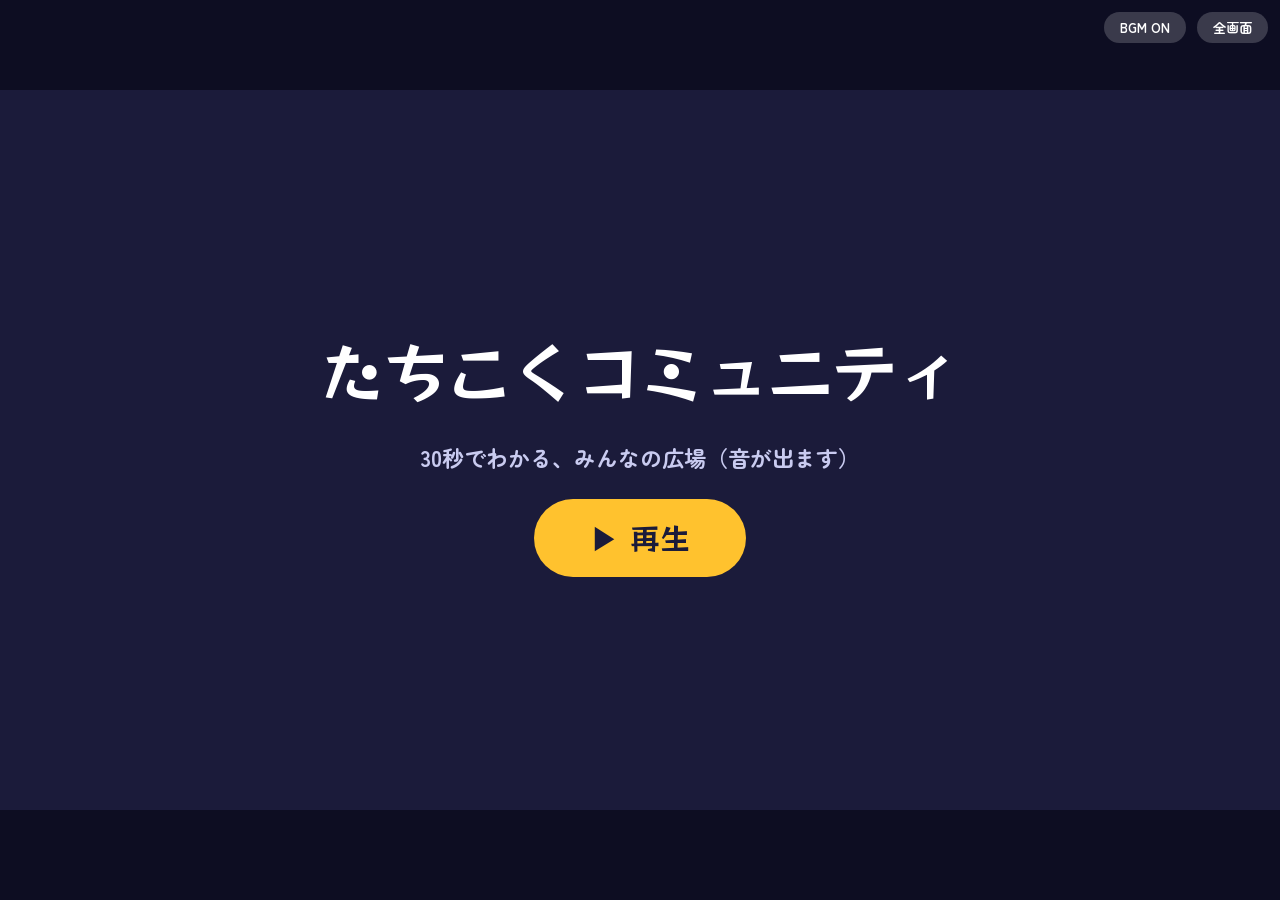
<file: promo.html>
<!doctype html>
<html lang="ja">
<head>
<meta charset="utf-8">
<meta name="viewport" content="width=device-width,initial-scale=1">
<title>たちこくコミュニティ 30秒PV</title>
<link rel="preconnect" href="https://fonts.googleapis.com">
<link rel="preconnect" href="https://fonts.gstatic.com" crossorigin>
<link href="https://fonts.googleapis.com/css2?family=RocknRoll+One&family=Zen+Maru+Gothic:wght@500;700&display=swap" rel="stylesheet">
<style>
:root{--ink:#1b1b3a;--bg:#f5f6fd;--mu:#6c6f94;--blue:#3b5bff;--pink:#ff5c8a;--yel:#ffc22e;--mint:#13c59a;--vio:#8b5cf6}
*{box-sizing:border-box;margin:0}
[hidden]{display:none!important}
html,body{height:100%;background:#0d0d22;overflow:hidden;font-family:'Zen Maru Gothic',sans-serif;color:var(--ink)}
.disp{font-family:'RocknRoll One','Zen Maru Gothic',sans-serif;font-weight:400}
#stage{position:absolute;left:50%;top:50%;width:1280px;height:720px;margin:-360px 0 0 -640px;background:var(--bg);overflow:hidden}
.blob{position:absolute;border-radius:50%;filter:blur(80px);animation:drift 12s ease-in-out infinite alternate}
.b1{width:520px;height:520px;left:-120px;top:-120px;background:#ffd0e0}
.b2{width:560px;height:560px;right:-160px;top:-60px;background:#c9d4ff;animation-delay:-4s}
.b3{width:520px;height:520px;left:420px;bottom:-260px;background:#bff3df;animation-delay:-8s}
@keyframes drift{to{transform:translate(60px,40px) scale(1.15)}}
.sc{position:absolute;inset:0;opacity:0;transition:opacity .5s}
.sc.on{opacity:1}
.sc.on .a{animation:up .7s cubic-bezier(.2,.9,.3,1.15) var(--d,0s) both}
.sc.on .pop{animation:pop .8s cubic-bezier(.3,1.6,.5,1) var(--d,0s) both}
@keyframes up{from{opacity:0;transform:translateY(46px) scale(.96)}}
@keyframes pop{from{opacity:0;transform:scale(.2) rotate(-30deg)}}
@keyframes press{50%{transform:scale(.9)}}
.cap{position:absolute;left:96px;top:200px;width:540px}
.cap small{display:block;font-size:28px;font-weight:700;color:var(--mu);margin-bottom:10px}
.cap h2{font-size:66px;line-height:1.35}
.hl{background:linear-gradient(transparent 64%,var(--yel) 64%);color:var(--blue)}
.mock{position:absolute;left:690px;top:80px;width:500px}
.card{background:#fff;border-radius:26px;box-shadow:0 24px 50px -30px #1b1b3a99;padding:22px}
.c{display:flex;gap:14px;background:#fff;border-radius:26px;padding:18px 22px;box-shadow:0 18px 36px -26px #1b1b3a99;margin-bottom:16px}
.c.pin{background:#fff6d6;box-shadow:0 0 0 3px var(--yel)}
.av{flex:none;width:50px;height:50px;border-radius:50%;display:grid;place-items:center;color:#fff;font:400 22px 'RocknRoll One'}
.bd{flex:1;min-width:0}
.meta{display:flex;flex-wrap:wrap;gap:2px 9px;align-items:center}
.meta b{font-size:20px}
.meta time{font-size:14px;color:var(--mu);font-weight:700}
.bd p{font-size:20px;line-height:1.6}
.tag{font-size:13px;font-weight:700;padding:0 11px;border-radius:99px;line-height:24px;color:#fff}
.tag.fresh{background:var(--pink)}.tag.ok{background:var(--blue)}.tag.pn{background:var(--yel);color:var(--ink)}
.act span{display:inline-block;margin-top:6px;background:#eef0fb;border-radius:99px;font-weight:700;font-size:14px;padding:3px 16px}
.sc.on .act .pr{animation:press .5s ease var(--d) both}
.thread{margin-top:10px;display:flex;flex-direction:column;gap:10px}
.rp{display:flex;gap:10px;background:#f2f4ff;border-radius:18px;padding:10px 14px}
.rp .av{width:36px;height:36px;font-size:16px}
.rp p{font-size:18px}
.in{background:#f1f2fb;border-radius:14px;padding:9px 16px;font-size:18px;margin-bottom:10px;width:230px;font-weight:700}
.ta{background:#f1f2fb;border:3px solid var(--blue);border-radius:16px;padding:12px 16px;font-size:20px;min-height:110px;line-height:1.6}
.ta:empty::before{content:attr(data-ph);color:#9a9dbd}
.btn{transition:transform .15s;display:inline-block;margin-top:14px;background:var(--blue);color:#fff;border-radius:99px;padding:10px 34px;font-size:18px;box-shadow:0 10px 20px -10px var(--blue)}
.live{display:inline-flex;align-items:center;gap:8px;background:var(--ink);color:#fff;border-radius:99px;padding:4px 18px;font-size:16px;font-weight:700;margin-bottom:16px}
.live i{width:10px;height:10px;border-radius:50%;background:var(--mint);animation:pl 1.6s infinite}
@keyframes pl{50%{opacity:.2}}
.nw{display:flex;gap:16px;margin-bottom:18px}
.dt{flex:none;width:84px;height:90px;border-radius:22px;background:var(--pink);color:#fff;display:flex;flex-direction:column;align-items:center;justify-content:center}
.dt b{font:400 27px/1.2 'RocknRoll One'}.dt span{font-size:13px}
.chip{display:inline-block;background:var(--mint);color:#fff;border-radius:99px;font-size:13px;font-weight:700;padding:0 12px;line-height:24px}
.nw h3{font:400 24px/1.5 'RocknRoll One'}
.nw p{font-size:18px;color:var(--mu)}
.mk{position:relative;width:170px;height:170px;margin:0 auto 26px}
.mk i{position:absolute;border-radius:50%}
.mk i:nth-child(1){inset:0 24% 24% 0;background:var(--blue)}
.mk i:nth-child(2){inset:24% 0 0 24%;background:var(--pink);mix-blend-mode:multiply}
.mk i:nth-child(3){width:36%;height:36%;right:0;top:0;background:var(--yel)}
.center{position:absolute;inset:0;display:flex;flex-direction:column;justify-content:center;text-align:center}
.s1 h1{font-size:84px;line-height:1.2}
.s1 p{margin-top:16px;font-size:32px;font-weight:700;color:var(--mu)}
#conf i{position:absolute;left:50%;top:44%;margin:-12px}
.sc.on #conf i{animation:burst 1.5s cubic-bezier(.1,.8,.3,1) .5s both}
@keyframes burst{from{transform:translate(0,0) scale(0)}to{transform:translate(var(--dx),var(--dy)) scale(1)}}
.s6{background:var(--ink);color:#fff;overflow:hidden}
.s6 i.sh{position:absolute}
.s6 h2{font-size:92px;line-height:1.25;position:relative}
.s6 .nm{font-size:30px;font-weight:700;color:#d4d6f7;margin-top:18px;position:relative}
.go{position:relative;align-self:center;margin-top:34px;background:var(--yel);color:var(--ink);border-radius:99px;padding:14px 44px;font-size:30px}
.s6 .sub{position:relative;margin-top:22px;font-size:20px;font-weight:700;color:#aeb1e6}
#bar{position:absolute;left:0;bottom:0;height:7px;width:0;background:linear-gradient(90deg,var(--blue),var(--pink),var(--yel),var(--mint));z-index:5}
#ov{position:absolute;inset:0;z-index:10;background:var(--ink);color:#fff;display:flex;flex-direction:column;align-items:center;justify-content:center;gap:26px;text-align:center}
#ov h1{font-size:64px}
#ov p{color:#c9cbf0;font-size:22px;font-weight:700}
#play{border:0;cursor:pointer;background:var(--yel);color:var(--ink);font:400 30px 'RocknRoll One';border-radius:99px;padding:16px 56px}
#fs,#mu{position:fixed;right:12px;top:12px;z-index:20;border:0;background:#ffffff30;color:#fff;border-radius:99px;padding:6px 16px;font:700 13px 'Zen Maru Gothic';cursor:pointer}
#mu{right:94px}
</style>
</head>
<body>
<button id="mu">BGM ON</button><button id="fs">全画面</button>
<div id="stage">
  <div class="blob b1"></div><div class="blob b2"></div><div class="blob b3"></div>
  <div class="sc s1" id="s1"><div class="center">
    <div class="mk pop"><i></i><i></i><i></i></div>
    <h1 class="disp a" style="--d:.7s">たちこくコミュニティ</h1>
    <p class="a" style="--d:1.5s">だれでも、なんでも、リアルタイム。</p>
    <div id="conf"></div>
  </div></div>
  <div class="sc" id="s2">
    <div class="cap a"><small>登録も、ログインもいらない</small><h2 class="disp">だれでも、<br>なんでも<br><span class="hl">書き込める。</span></h2></div>
    <div class="mock">
      <div class="card a" style="--d:.3s"><div class="in">ゆうき</div><div class="ta" id="ta" data-ph="いま、なに考えてる？"></div><span class="btn disp" id="pb">投稿する</span></div>
      <div id="s2post" style="margin-top:20px"></div>
    </div>
  </div>
  <div class="sc" id="s3">
    <div class="cap a"><small>投稿はすぐに全員へ</small><h2 class="disp"><span class="hl">リアルタイム</span>で<br>盛り上がる。</h2></div>
    <div class="mock" id="s3m" style="top:60px"></div>
  </div>
  <div class="sc" id="s4">
    <div class="cap a"><small>コメントには</small><h2 class="disp"><span class="hl">返信</span>して<br>会話がつながる。</h2></div>
    <div class="mock" id="s4m" style="top:120px"></div>
  </div>
  <div class="sc" id="s5">
    <div class="cap a"><small>運営からの連絡は</small><h2 class="disp"><span class="hl">お知らせ</span>と<br>固定メッセージで。</h2></div>
    <div class="mock" id="s5m" style="top:110px"></div>
  </div>
  <div class="sc s6" id="s6">
    <i class="sh" style="right:-70px;top:-80px;width:340px;height:340px;border-radius:50%;background:var(--yel)"></i>
    <i class="sh" style="left:-90px;bottom:-110px;width:320px;height:320px;border-radius:50%;background:var(--pink)"></i>
    <i class="sh" style="right:130px;bottom:70px;width:150px;height:56px;border-radius:99px;background:var(--mint);transform:rotate(-24deg)"></i>
    <i class="sh" style="left:200px;top:90px;width:70px;height:70px;border-radius:50%;border:13px solid #7d92ff"></i>
    <div class="center">
      <h2 class="disp a" style="--d:.2s">さあ、書き込もう。</h2>
      <div class="nm a" style="--d:.8s">たちこくコミュニティ</div>
      <div class="go disp pop" style="--d:1.2s" id="url"></div>
      <div class="sub a" style="--d:1.8s">「たちこくナビ」もあわせてチェック！</div>
    </div>
  </div>
  <div id="bar"></div>
  <div id="ov"><h1 class="disp">たちこくコミュニティ</h1><p>30秒でわかる、みんなの広場（音が出ます）</p><button id="play">▶ 再生</button></div>
</div>

<script>
// ▼ 最後の画面に表示するURL（実際のサイトのURLに書き換えてください）
const SITE_URL = 'sirius-tool.github.io/tk-community';

const $ = s => document.querySelector(s);
const COL = ['#3b5bff', '#ff5c8a', '#f5a300', '#13b98a', '#8b5cf6', '#ff7a3d'];
const tg = (k, t) => `<span class="tag ${k}">${t}</span>`;
const NEW = tg('fresh', '新規'), OK = tg('ok', '✓ 認証済み'), PIN = tg('pn', '固定中');
const card = (n, ci, body, tags = '', tm = 'たった今', d = 0, cls = '') =>
  `<div class="c a ${cls}" style="--d:${d}s"><div class="av" style="background:${COL[ci]}">${n[0]}</div><div class="bd"><div class="meta"><b>${n}</b>${tags}<time>${tm}</time></div><p>${body}</p></div></div>`;
const POST = '今日の部活おつかれ！みんなで打ち上げ行こうよ';

$('#url').textContent = SITE_URL;
$('#s2post').innerHTML = card('ゆうき', 0, POST, NEW, 'たった今', 3.9);
$('#s3m').innerHTML = `<div class="live a"><i></i>リアルタイム接続中</div>` +
  card('さくら', 1, '文化祭のクラスTシャツ、色どうする？', NEW, 'たった今', .5) +
  card('けんた', 4, '昨日の数学の宿題、むずくなかった？', NEW, 'たった今', 1.6) +
  card('ももこ', 3, '放課後、図書室でいっしょに勉強しよ〜', NEW, 'たった今', 2.7) +
  card('はると', 2, 'おすすめの本ある人おしえて！', NEW, 'たった今', 3.8);
const rp = (n, ci, t, d) => `<div class="rp a" style="--d:${d}s"><div class="av" style="background:${COL[ci]}">${n[0]}</div><div><b>${n}</b><p>${t}</p></div></div>`;
$('#s4m').innerHTML = `<div class="c a" style="--d:.3s;display:block"><div style="display:flex;gap:14px"><div class="av" style="background:${COL[1]}">さ</div><div class="bd"><div class="meta"><b>さくら</b>${NEW}<time>たった今</time></div><p>文化祭のクラスTシャツ、色どうする？</p><div class="act"><span class="pr" style="--d:.9s">↩ 返信（3）</span></div></div></div><div class="thread">${rp('ももこ', 3, 'ミントグリーンがいい！', 1.3)}${rp('けんた', 4, 'さんせい！かわいい', 2.5)}${rp('さくら', 1, 'じゃあ決まり！ありがとう', 3.7)}</div></div>`;
$('#s5m').innerHTML = `<div class="card nw a" style="--d:.4s"><div class="dt"><b>12.01</b><span>2026</span></div><div><span class="chip">最新</span><h3>冬のイベントの日程が決まりました</h3><p>くわしくは、あらためてお知らせします。</p></div></div>` +
  card('運営', 5, 'ルールを守って、みんなで楽しく使おう！', OK + PIN, '固定', 1.8, 'pin');

// 紙吹雪
function conf() {
  let h = '';
  for (let i = 0; i < 28; i++) {
    const a = Math.random() * 6.283, r = 260 + Math.random() * 340, s = 14 + Math.random() * 26;
    h += `<i style="--dx:${Math.cos(a) * r}px;--dy:${Math.sin(a) * r * .75}px;width:${s}px;height:${s}px;background:${COL[i % 6]};border-radius:${i % 3 ? '50%' : '6px'}"></i>`;
  }
  $('#conf').innerHTML = h;
}

// タイムライン（秒）
const SC = [[0, 4], [4, 10], [10, 16], [16, 21.5], [21.5, 26.5], [26.5, 31]];
const scenes = ['s1', 's2', 's3', 's4', 's5', 's6'].map(i => document.getElementById(i));
const stage = $('#stage'), ta = $('#ta'), D = 30;
let t0 = 0, raf = 0;


// ---- BGM（ブラウザ内で合成。音声ファイル不要）----
let AC, master, bus, comp, nbuf, muted = false;
const hz = m => 440 * 2 ** ((m - 69) / 12);
function initAudio() {
  if (AC) return;
  const C = window.AudioContext || window.webkitAudioContext; if (!C) return;
  AC = new C();
  comp = AC.createDynamicsCompressor(); bus = AC.createGain(); bus.gain.value = muted ? 0 : 1;
  comp.connect(bus); bus.connect(AC.destination);
  nbuf = AC.createBuffer(1, AC.sampleRate, AC.sampleRate);
  const d = nbuf.getChannelData(0); for (let i = 0; i < d.length; i++) d[i] = Math.random() * 2 - 1;
}
function note(f, t, dur, type, vol) {
  const o = AC.createOscillator(), g = AC.createGain();
  o.type = type; o.frequency.value = f;
  g.gain.setValueAtTime(0.0001, t); g.gain.linearRampToValueAtTime(vol, t + .01); g.gain.exponentialRampToValueAtTime(.0001, t + dur);
  o.connect(g); g.connect(master); o.start(t); o.stop(t + dur + .05);
}
function kick(t) {
  const o = AC.createOscillator(), g = AC.createGain();
  o.frequency.setValueAtTime(160, t); o.frequency.exponentialRampToValueAtTime(42, t + .12);
  g.gain.setValueAtTime(.7, t); g.gain.exponentialRampToValueAtTime(.001, t + .3);
  o.connect(g); g.connect(master); o.start(t); o.stop(t + .35);
}
function noise(t, ftype, freq, vol, dur) {
  const s = AC.createBufferSource(), f = AC.createBiquadFilter(), g = AC.createGain();
  s.buffer = nbuf; f.type = ftype; f.frequency.value = freq;
  g.gain.setValueAtTime(vol, t); g.gain.exponentialRampToValueAtTime(.001, t + dur);
  s.connect(f); f.connect(g); g.connect(master); s.start(t); s.stop(t + dur + .02);
}
function music(b0) {
  const CH = [[60, 64, 67], [59, 62, 67], [57, 60, 64], [57, 60, 65]], RT = [48, 43, 45, 41];
  const LD = [[76, 79, 81, 79, 76, 72, 74, 76], [74, 79, 83, 79, 74, 71, 74, 79], [72, 76, 81, 76, 72, 69, 72, 76], [72, 77, 81, 77, 72, 69, 72, 77]];
  for (let bar = 0; bar < 14; bar++) {          // 120BPM: 1小節 = 2秒
    const c = bar % 4, t = b0 + bar * 2;
    CH[c].forEach(m => note(hz(m), t, 1.9, 'sine', .05));
    for (let i = 0; i < 8; i++) {
      const tt = t + i * .25;
      note(hz(CH[c][[0, 1, 2, 1, 0, 1, 2, 1][i]] + 12), tt, .3, 'triangle', .07);
      if (bar >= 2) { note(hz(RT[c] + (i % 2 ? 12 : 0)), tt, .22, 'triangle', .2); if (i % 2) noise(tt, 'highpass', 7000, .05, .04); }
      if (bar >= 4) note(hz(LD[c][i]), tt, .22, 'square', .035);
    }
    if (bar >= 2) for (let k = 0; k < 4; k++) kick(t + k * .5);
    if (bar >= 4) { noise(t + .5, 'bandpass', 1500, .25, .12); noise(t + 1.5, 'bandpass', 1500, .25, .12); }
  }
  const te = b0 + 28;                            // フィニッシュ
  [48, 52, 55].forEach(m => note(hz(m), te, 2, 'triangle', .12));
  [72, 76, 79, 84].forEach(m => note(hz(m), te, 2, 'sine', .06));
  kick(te); noise(te, 'highpass', 4000, .2, .6);
  [.15, 4.05, 10.05, 16.05, 21.55, 26.55].forEach(x => [84, 88, 91, 96].forEach((m, i) => note(hz(m), b0 + x + i * .06, .5, 'sine', .07)));
  [7.9, 10.5, 11.6, 12.7, 13.8, 17.3, 18.5, 19.7, 21.9, 23.3].forEach(x => { note(hz(91), b0 + x, .25, 'sine', .09); note(hz(96), b0 + x + .07, .25, 'sine', .09); });
}
function playAudio() {
  if (!AC) return 0;
  AC.resume();
  if (master) { master.gain.cancelScheduledValues(0); master.disconnect(); }
  master = AC.createGain(); master.gain.value = .8; master.connect(comp);
  const base = AC.currentTime + .12;
  master.gain.setValueAtTime(.8, base + 29); master.gain.linearRampToValueAtTime(0, base + 30.2);
  music(base);
  return 120;
}

function fit() { stage.style.transform = `scale(${Math.min(innerWidth / 1280, innerHeight / 720)})`; }
addEventListener('resize', fit); fit();

function start() {
  scenes.forEach(s => s.classList.remove('on'));
  void stage.offsetWidth;
  conf();
  $('#ov').hidden = true;
  let lag = 0;
  try { initAudio(); lag = playAudio(); } catch (e) { console.warn(e); }
  t0 = performance.now() + lag;
  cancelAnimationFrame(raf);
  raf = requestAnimationFrame(tick);
}
function tick(now) {
  const t = (now - t0) / 1000;
  scenes.forEach((s, i) => s.classList.toggle('on', t >= SC[i][0] && t < SC[i][1]));
  // 入力アニメーション（シーン2）
  const k = Math.floor((t - 4.9) * 9);
  ta.textContent = (t < 4.9 || t > 7.6) ? '' : POST.slice(0, Math.min(POST.length, k)) + (k < POST.length ? '▏' : '');
  if (t > 7.4 && t < 7.9) $('#pb').style.transform = 'scale(.9)'; else $('#pb').style.transform = '';
  $('#bar').style.width = Math.min(100, t / D * 100) + '%';
  if (t >= D) {
    if (master) master.gain.cancelScheduledValues(0), master.gain.value = 0;
    $('#ov').hidden = false;
    $('#ov').style.background = '#1b1b3acc';
    $('#ov h1').textContent = 'おしまい';
    $('#play').textContent = '↻ もう一度';
    return;
  }
  raf = requestAnimationFrame(tick);
}
$('#play').onclick = start;
$('#mu').onclick = () => { muted = !muted; if (bus) bus.gain.value = muted ? 0 : 1; $('#mu').textContent = muted ? 'BGM OFF' : 'BGM ON'; };
$('#fs').onclick = () => document.fullscreenElement ? document.exitFullscreen() : document.documentElement.requestFullscreen();
addEventListener('keydown', e => { if (e.code === 'Space' && !$('#ov').hidden) { e.preventDefault(); start(); } });
</script>
</body>
</html>
</file>
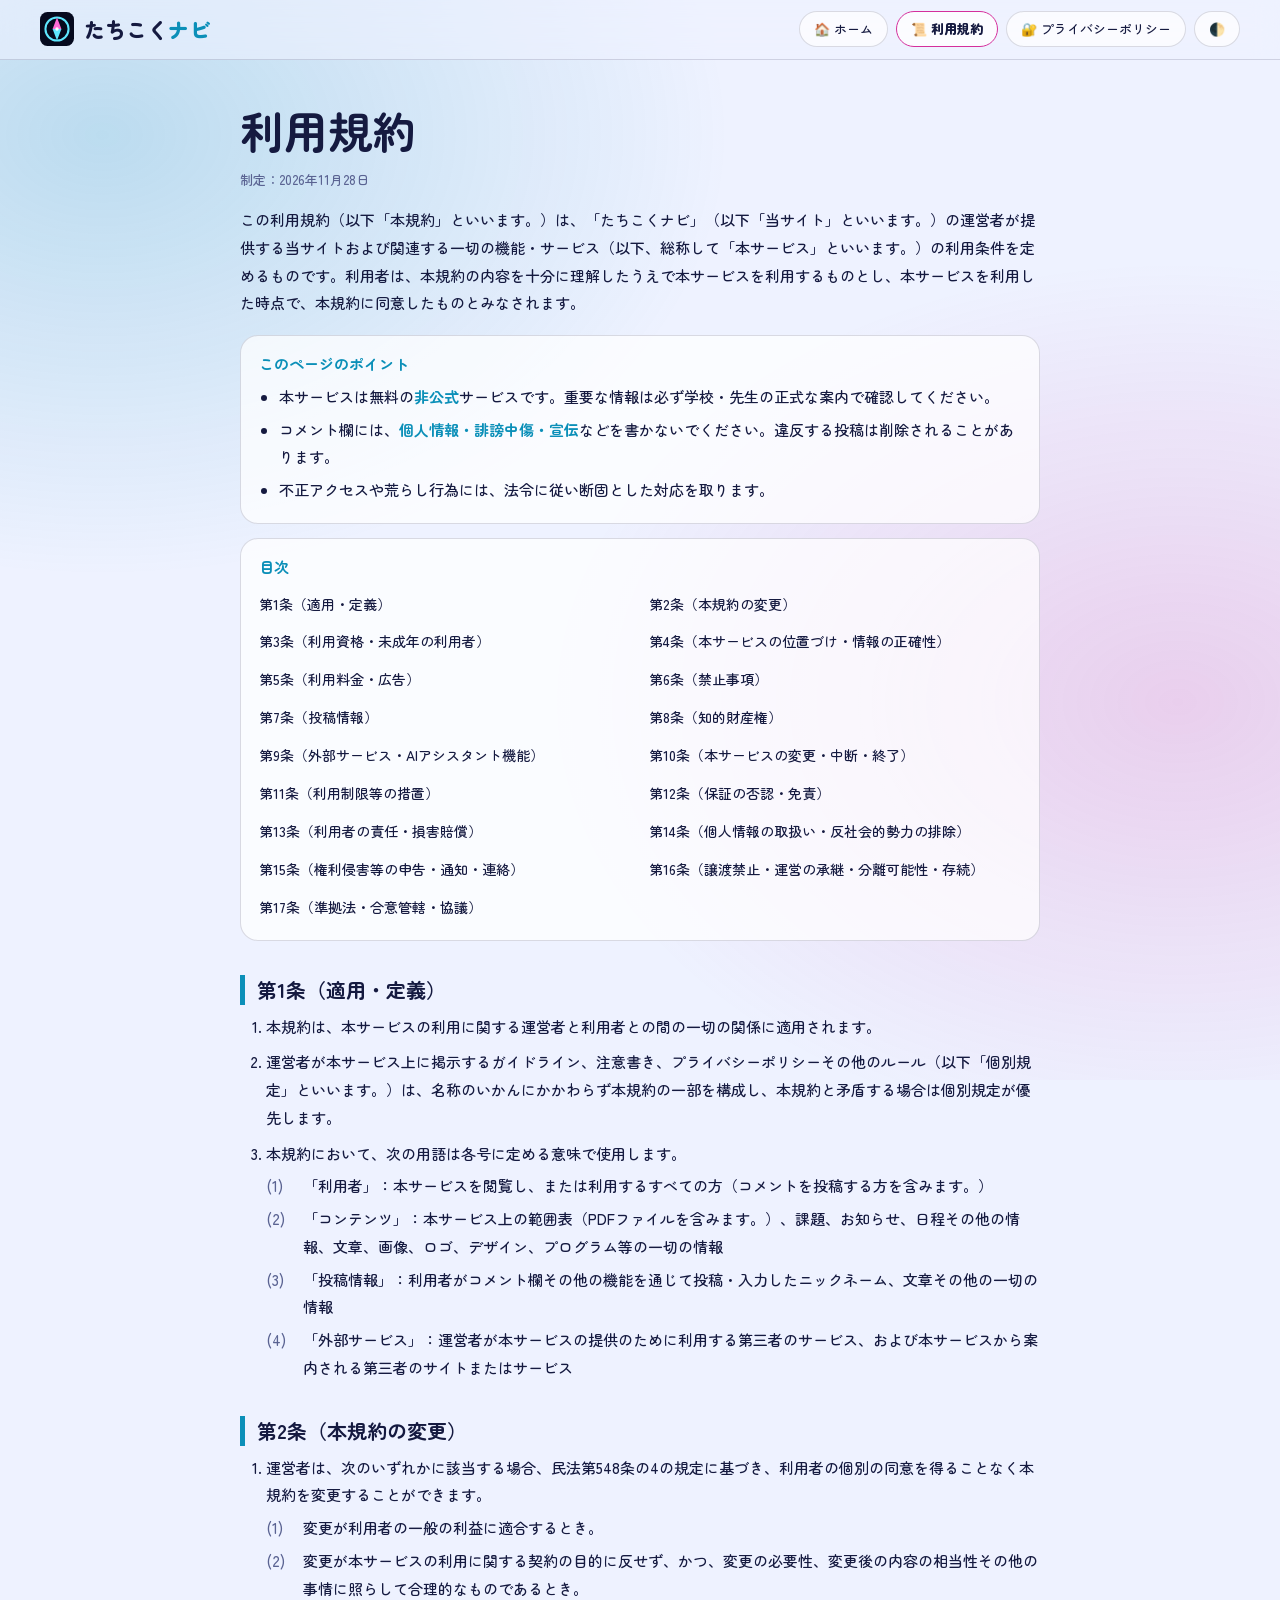
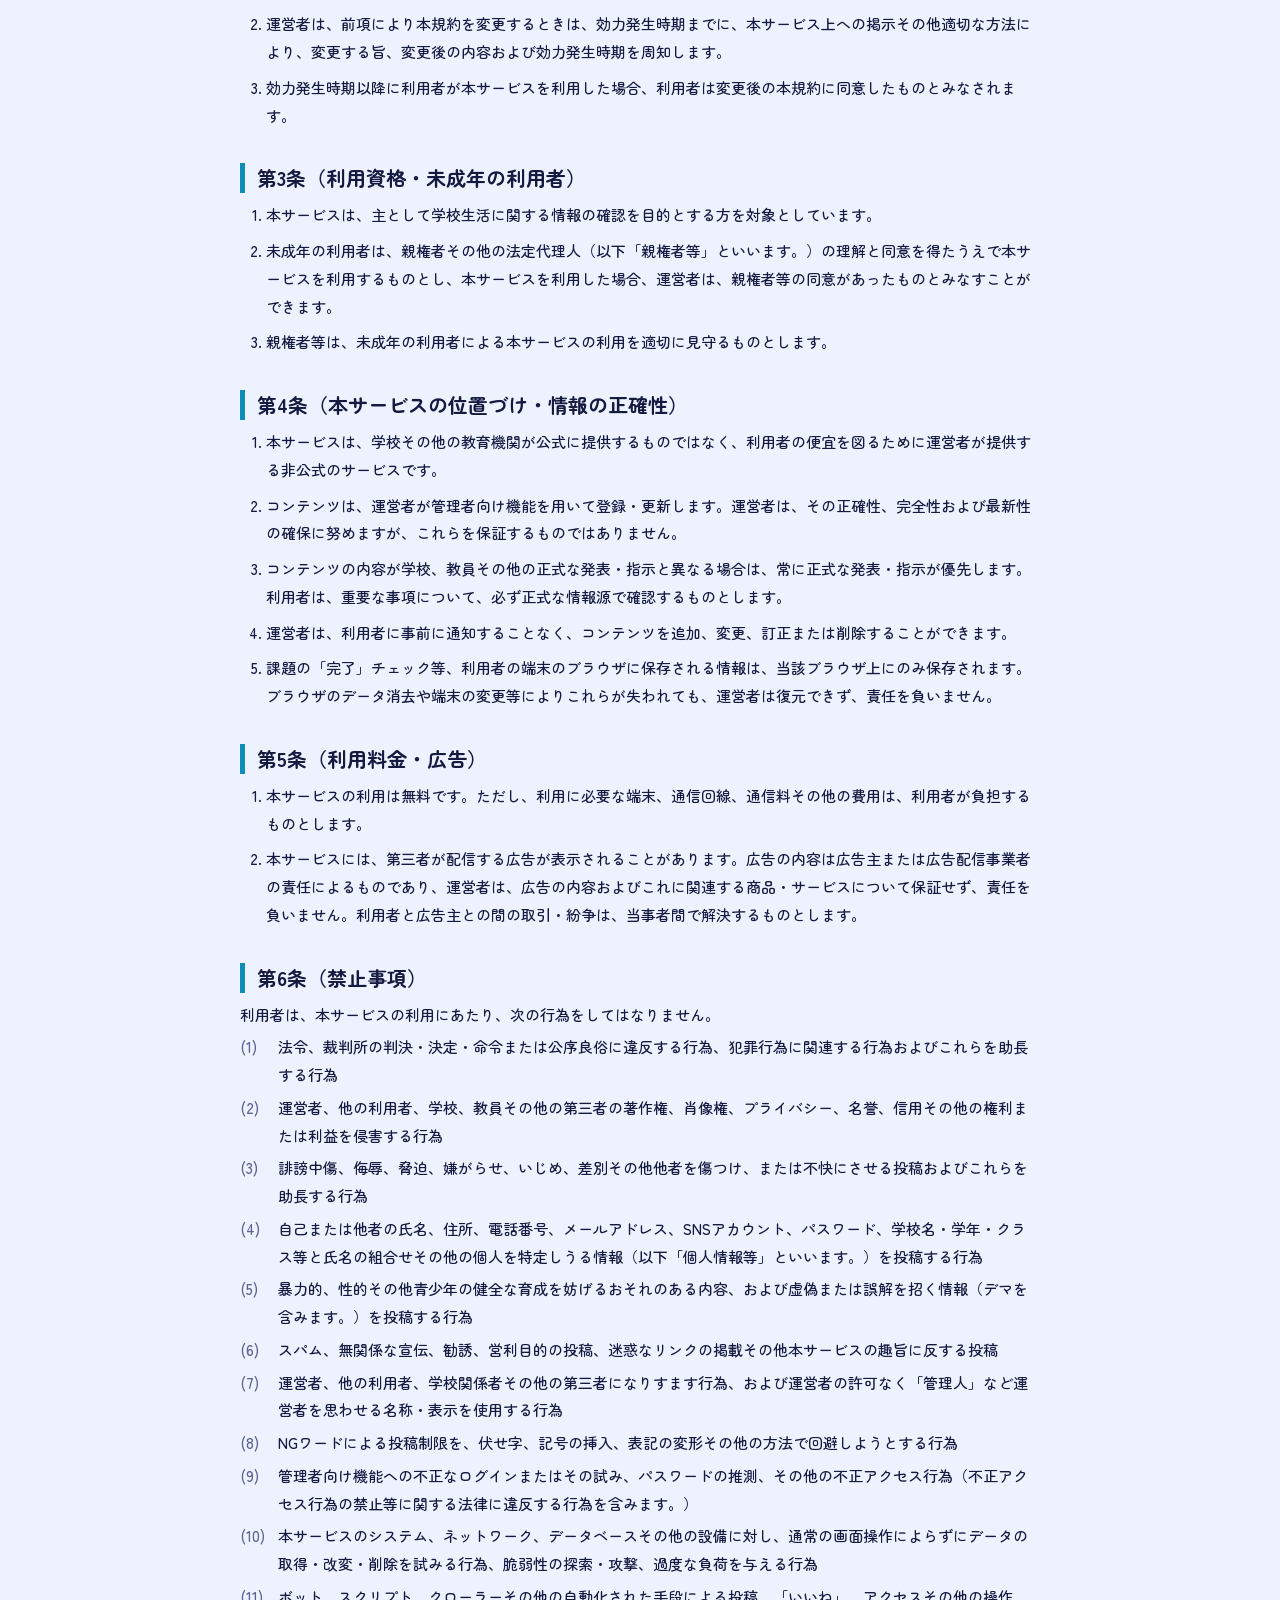
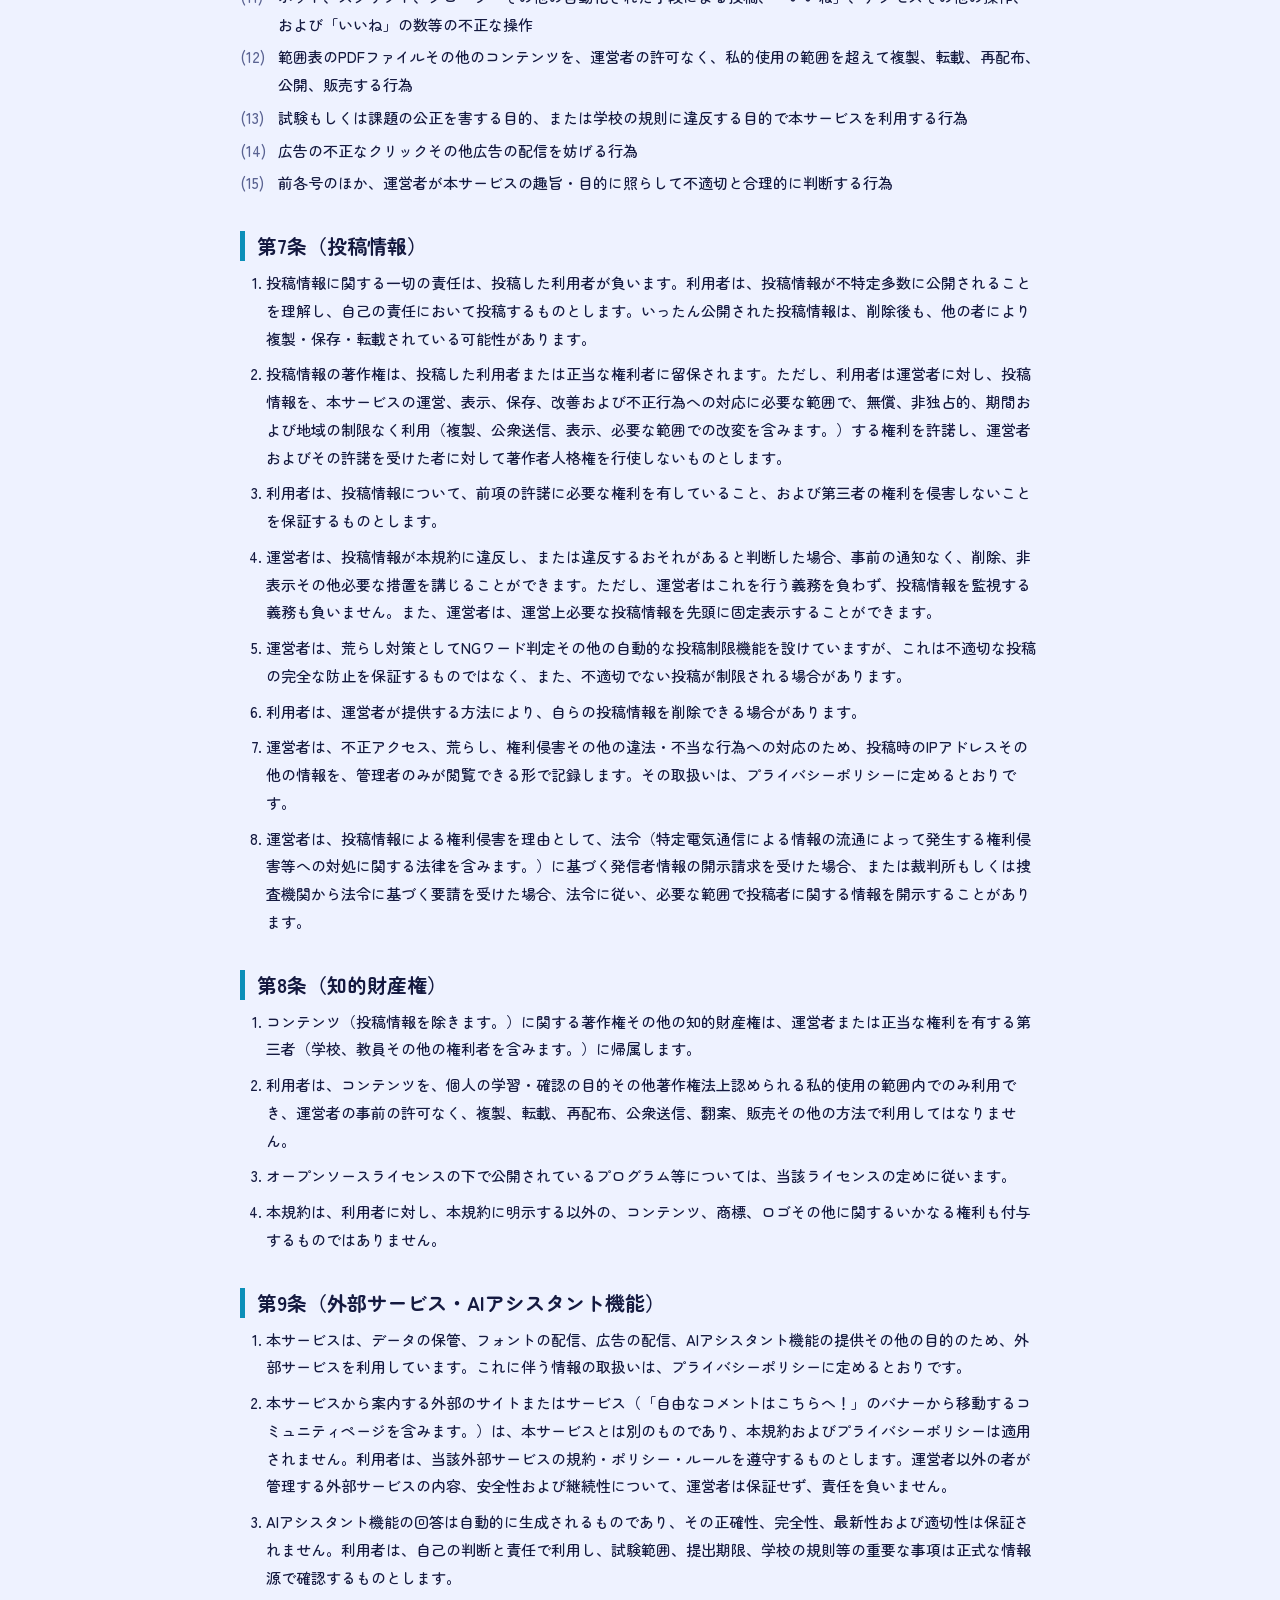
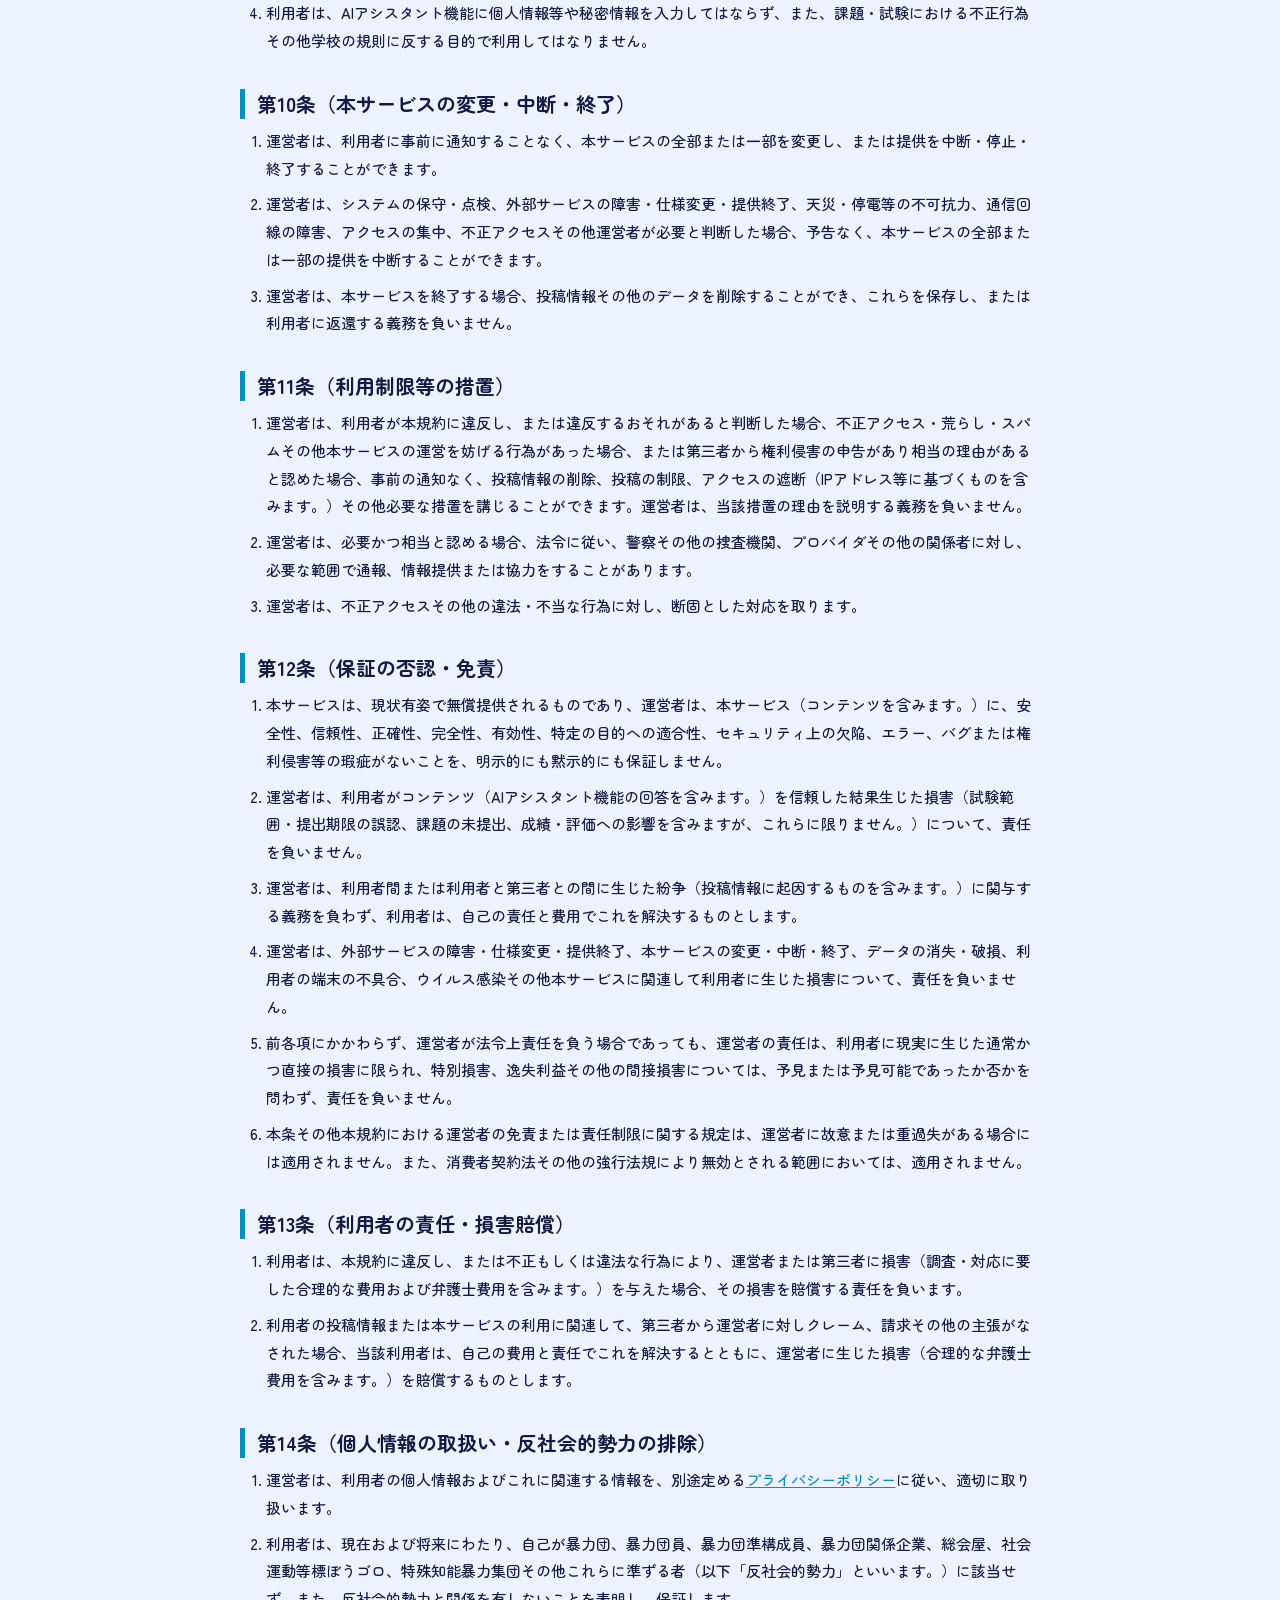
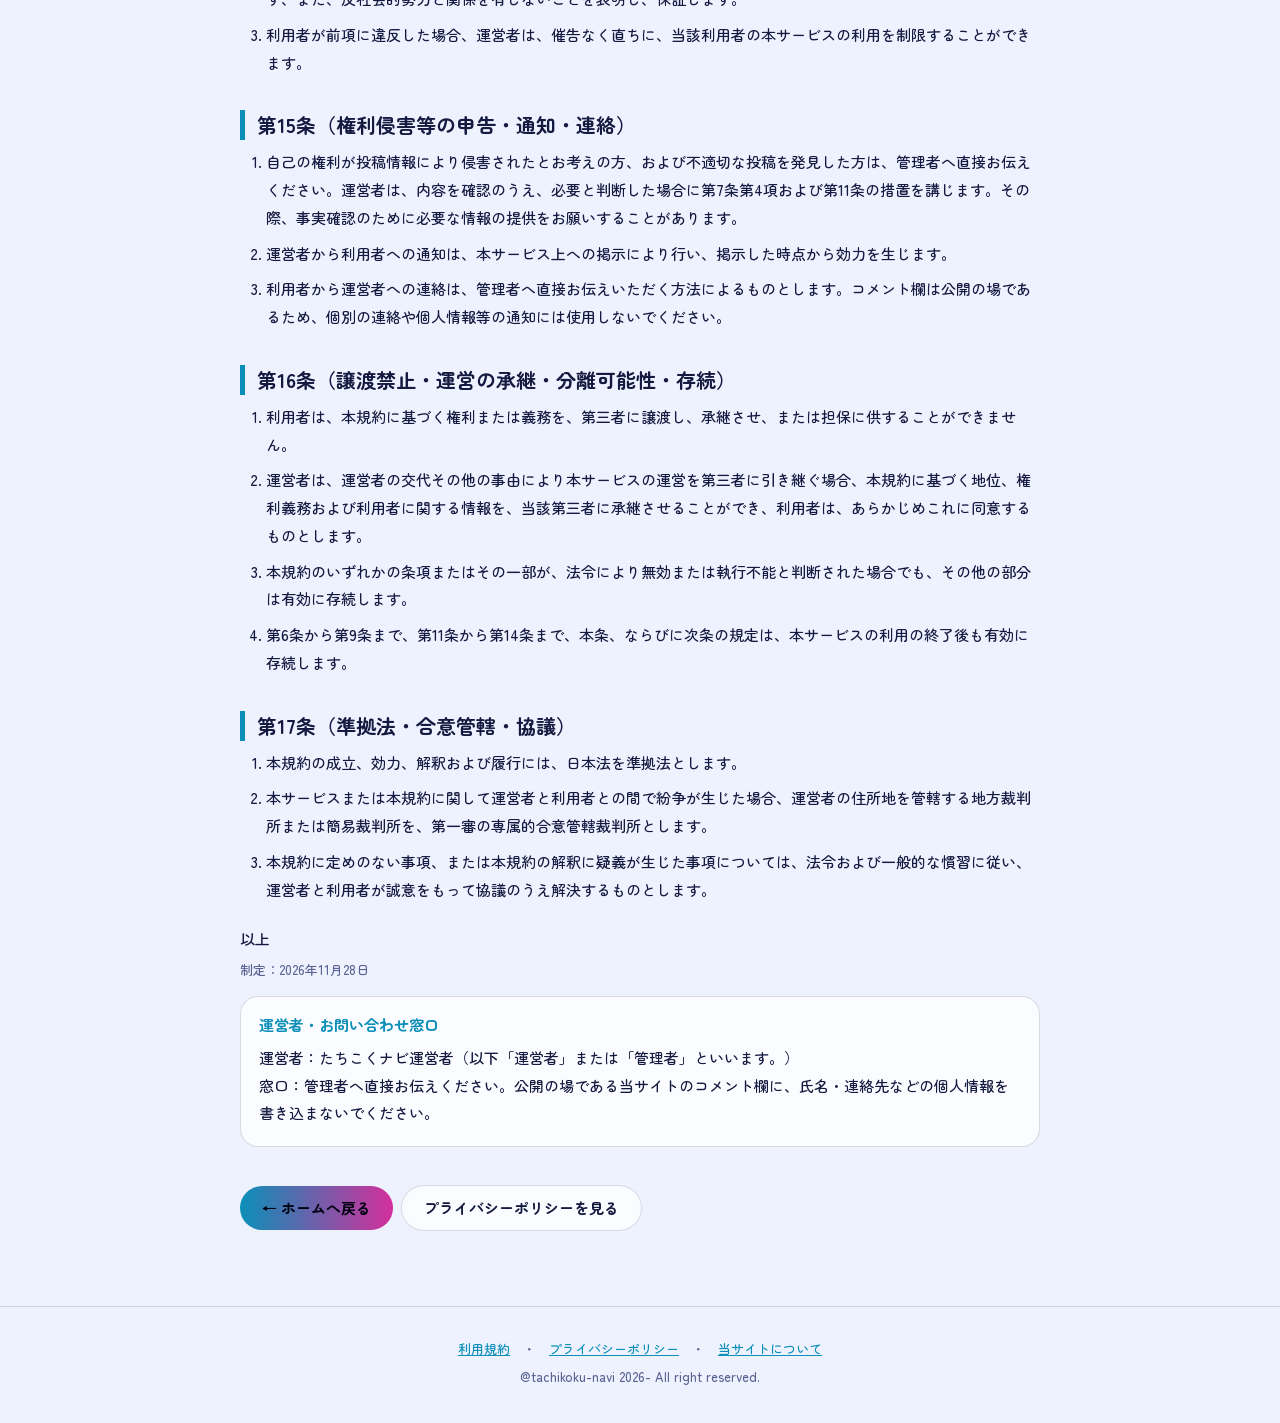
<file: terms.html>
<!DOCTYPE html>
<html lang="ja">
<head>
<meta charset="utf-8">
<meta name="viewport" content="width=device-width, initial-scale=1, viewport-fit=cover">
<title>利用規約 | たちこくナビ</title>
<meta name="robots" content="noindex,nofollow">
<link rel="icon" type="image/svg+xml" href="data:image/svg+xml,%3Csvg xmlns='http://www.w3.org/2000/svg' viewBox='0 0 100 100'%3E%3Crect width='100' height='100' rx='22' fill='%23060a1e'/%3E%3Ccircle cx='50' cy='50' r='34' fill='none' stroke='%235ee7ff' stroke-width='6'/%3E%3Cpath d='M50 16L63 50H37Z' fill='%23ff6bd6'/%3E%3Cpath d='M50 84L63 50H37Z' fill='%235ee7ff'/%3E%3Ccircle cx='50' cy='50' r='5' fill='%23ffffff'/%3E%3C/svg%3E">
<link rel="preconnect" href="https://fonts.googleapis.com">
<link rel="stylesheet" href="https://fonts.googleapis.com/css2?family=Zen+Maru+Gothic:wght@500;700;900&display=swap">
<link rel="stylesheet" href="legal.css">
</head>
<body>
<div class="au"></div>
<header>
<a class="logo" href="index.html"><img src="data:image/svg+xml,%3Csvg xmlns='http://www.w3.org/2000/svg' viewBox='0 0 100 100'%3E%3Crect width='100' height='100' rx='22' fill='%23060a1e'/%3E%3Ccircle cx='50' cy='50' r='34' fill='none' stroke='%235ee7ff' stroke-width='6'/%3E%3Cpath d='M50 16L63 50H37Z' fill='%23ff6bd6'/%3E%3Cpath d='M50 84L63 50H37Z' fill='%235ee7ff'/%3E%3Ccircle cx='50' cy='50' r='5' fill='%23ffffff'/%3E%3C/svg%3E" alt="" width="34" height="34"><span>たちこく<em>ナビ</em></span></a>
<div class="hb"><a href="index.html">🏠 ホーム</a><a href="terms.html" aria-current="page">📜 利用規約</a><a href="privacy.html">🔐 プライバシーポリシー</a><button id="th" title="テーマ切替">🌓</button></div>
</header>
<main>
<h1>利用規約</h1>
<p class="meta">制定：2026年11月28日</p>
<p class="lead">この利用規約（以下「本規約」といいます。）は、「たちこくナビ」（以下「当サイト」といいます。）の運営者が提供する当サイトおよび関連する一切の機能・サービス（以下、総称して「本サービス」といいます。）の利用条件を定めるものです。利用者は、本規約の内容を十分に理解したうえで本サービスを利用するものとし、本サービスを利用した時点で、本規約に同意したものとみなされます。</p>
<div class="sum"><b>このページのポイント</b><ul><li>本サービスは無料の<b>非公式</b>サービスです。重要な情報は必ず学校・先生の正式な案内で確認してください。</li><li>コメント欄には、<b>個人情報・誹謗中傷・宣伝</b>などを書かないでください。違反する投稿は削除されることがあります。</li><li>不正アクセスや荒らし行為には、法令に従い断固とした対応を取ります。</li></ul></div>
<nav class="toc"><b>目次</b><ol><li><a href="#a1">第1条（適用・定義）</a></li><li><a href="#a2">第2条（本規約の変更）</a></li><li><a href="#a3">第3条（利用資格・未成年の利用者）</a></li><li><a href="#a4">第4条（本サービスの位置づけ・情報の正確性）</a></li><li><a href="#a5">第5条（利用料金・広告）</a></li><li><a href="#a6">第6条（禁止事項）</a></li><li><a href="#a7">第7条（投稿情報）</a></li><li><a href="#a8">第8条（知的財産権）</a></li><li><a href="#a9">第9条（外部サービス・AIアシスタント機能）</a></li><li><a href="#a10">第10条（本サービスの変更・中断・終了）</a></li><li><a href="#a11">第11条（利用制限等の措置）</a></li><li><a href="#a12">第12条（保証の否認・免責）</a></li><li><a href="#a13">第13条（利用者の責任・損害賠償）</a></li><li><a href="#a14">第14条（個人情報の取扱い・反社会的勢力の排除）</a></li><li><a href="#a15">第15条（権利侵害等の申告・通知・連絡）</a></li><li><a href="#a16">第16条（譲渡禁止・運営の承継・分離可能性・存続）</a></li><li><a href="#a17">第17条（準拠法・合意管轄・協議）</a></li></ol></nav>
<h2 id="a1">第1条（適用・定義）</h2>
<ol class="c">
<li>本規約は、本サービスの利用に関する運営者と利用者との間の一切の関係に適用されます。</li>
<li>運営者が本サービス上に掲示するガイドライン、注意書き、プライバシーポリシーその他のルール（以下「個別規定」といいます。）は、名称のいかんにかかわらず本規約の一部を構成し、本規約と矛盾する場合は個別規定が優先します。</li>
<li>本規約において、次の用語は各号に定める意味で使用します。<ol class="s">
<li>「利用者」：本サービスを閲覧し、または利用するすべての方（コメントを投稿する方を含みます。）</li>
<li>「コンテンツ」：本サービス上の範囲表（PDFファイルを含みます。）、課題、お知らせ、日程その他の情報、文章、画像、ロゴ、デザイン、プログラム等の一切の情報</li>
<li>「投稿情報」：利用者がコメント欄その他の機能を通じて投稿・入力したニックネーム、文章その他の一切の情報</li>
<li>「外部サービス」：運営者が本サービスの提供のために利用する第三者のサービス、および本サービスから案内される第三者のサイトまたはサービス</li></ol></li>
</ol>
<h2 id="a2">第2条（本規約の変更）</h2>
<ol class="c">
<li>運営者は、次のいずれかに該当する場合、民法第548条の4の規定に基づき、利用者の個別の同意を得ることなく本規約を変更することができます。<ol class="s">
<li>変更が利用者の一般の利益に適合するとき。</li>
<li>変更が本サービスの利用に関する契約の目的に反せず、かつ、変更の必要性、変更後の内容の相当性その他の事情に照らして合理的なものであるとき。</li></ol></li>
<li>運営者は、前項により本規約を変更するときは、効力発生時期までに、本サービス上への掲示その他適切な方法により、変更する旨、変更後の内容および効力発生時期を周知します。</li>
<li>効力発生時期以降に利用者が本サービスを利用した場合、利用者は変更後の本規約に同意したものとみなされます。</li>
</ol>
<h2 id="a3">第3条（利用資格・未成年の利用者）</h2>
<ol class="c">
<li>本サービスは、主として学校生活に関する情報の確認を目的とする方を対象としています。</li>
<li>未成年の利用者は、親権者その他の法定代理人（以下「親権者等」といいます。）の理解と同意を得たうえで本サービスを利用するものとし、本サービスを利用した場合、運営者は、親権者等の同意があったものとみなすことができます。</li>
<li>親権者等は、未成年の利用者による本サービスの利用を適切に見守るものとします。</li>
</ol>
<h2 id="a4">第4条（本サービスの位置づけ・情報の正確性）</h2>
<ol class="c">
<li>本サービスは、学校その他の教育機関が公式に提供するものではなく、利用者の便宜を図るために運営者が提供する非公式のサービスです。</li>
<li>コンテンツは、運営者が管理者向け機能を用いて登録・更新します。運営者は、その正確性、完全性および最新性の確保に努めますが、これらを保証するものではありません。</li>
<li>コンテンツの内容が学校、教員その他の正式な発表・指示と異なる場合は、常に正式な発表・指示が優先します。利用者は、重要な事項について、必ず正式な情報源で確認するものとします。</li>
<li>運営者は、利用者に事前に通知することなく、コンテンツを追加、変更、訂正または削除することができます。</li>
<li>課題の「完了」チェック等、利用者の端末のブラウザに保存される情報は、当該ブラウザ上にのみ保存されます。ブラウザのデータ消去や端末の変更等によりこれらが失われても、運営者は復元できず、責任を負いません。</li>
</ol>
<h2 id="a5">第5条（利用料金・広告）</h2>
<ol class="c">
<li>本サービスの利用は無料です。ただし、利用に必要な端末、通信回線、通信料その他の費用は、利用者が負担するものとします。</li>
<li>本サービスには、第三者が配信する広告が表示されることがあります。広告の内容は広告主または広告配信事業者の責任によるものであり、運営者は、広告の内容およびこれに関連する商品・サービスについて保証せず、責任を負いません。利用者と広告主との間の取引・紛争は、当事者間で解決するものとします。</li>
</ol>
<h2 id="a6">第6条（禁止事項）</h2>
<p>利用者は、本サービスの利用にあたり、次の行為をしてはなりません。</p>
<ol class="s">
<li>法令、裁判所の判決・決定・命令または公序良俗に違反する行為、犯罪行為に関連する行為およびこれらを助長する行為</li>
<li>運営者、他の利用者、学校、教員その他の第三者の著作権、肖像権、プライバシー、名誉、信用その他の権利または利益を侵害する行為</li>
<li>誹謗中傷、侮辱、脅迫、嫌がらせ、いじめ、差別その他他者を傷つけ、または不快にさせる投稿およびこれらを助長する行為</li>
<li>自己または他者の氏名、住所、電話番号、メールアドレス、SNSアカウント、パスワード、学校名・学年・クラス等と氏名の組合せその他の個人を特定しうる情報（以下「個人情報等」といいます。）を投稿する行為</li>
<li>暴力的、性的その他青少年の健全な育成を妨げるおそれのある内容、および虚偽または誤解を招く情報（デマを含みます。）を投稿する行為</li>
<li>スパム、無関係な宣伝、勧誘、営利目的の投稿、迷惑なリンクの掲載その他本サービスの趣旨に反する投稿</li>
<li>運営者、他の利用者、学校関係者その他の第三者になりすます行為、および運営者の許可なく「管理人」など運営者を思わせる名称・表示を使用する行為</li>
<li>NGワードによる投稿制限を、伏せ字、記号の挿入、表記の変形その他の方法で回避しようとする行為</li>
<li>管理者向け機能への不正なログインまたはその試み、パスワードの推測、その他の不正アクセス行為（不正アクセス行為の禁止等に関する法律に違反する行為を含みます。）</li>
<li>本サービスのシステム、ネットワーク、データベースその他の設備に対し、通常の画面操作によらずにデータの取得・改変・削除を試みる行為、脆弱性の探索・攻撃、過度な負荷を与える行為</li>
<li>ボット、スクリプト、クローラーその他の自動化された手段による投稿、「いいね」、アクセスその他の操作、および「いいね」の数等の不正な操作</li>
<li>範囲表のPDFファイルその他のコンテンツを、運営者の許可なく、私的使用の範囲を超えて複製、転載、再配布、公開、販売する行為</li>
<li>試験もしくは課題の公正を害する目的、または学校の規則に違反する目的で本サービスを利用する行為</li>
<li>広告の不正なクリックその他広告の配信を妨げる行為</li>
<li>前各号のほか、運営者が本サービスの趣旨・目的に照らして不適切と合理的に判断する行為</li>
</ol>
<h2 id="a7">第7条（投稿情報）</h2>
<ol class="c">
<li>投稿情報に関する一切の責任は、投稿した利用者が負います。利用者は、投稿情報が不特定多数に公開されることを理解し、自己の責任において投稿するものとします。いったん公開された投稿情報は、削除後も、他の者により複製・保存・転載されている可能性があります。</li>
<li>投稿情報の著作権は、投稿した利用者または正当な権利者に留保されます。ただし、利用者は運営者に対し、投稿情報を、本サービスの運営、表示、保存、改善および不正行為への対応に必要な範囲で、無償、非独占的、期間および地域の制限なく利用（複製、公衆送信、表示、必要な範囲での改変を含みます。）する権利を許諾し、運営者およびその許諾を受けた者に対して著作者人格権を行使しないものとします。</li>
<li>利用者は、投稿情報について、前項の許諾に必要な権利を有していること、および第三者の権利を侵害しないことを保証するものとします。</li>
<li>運営者は、投稿情報が本規約に違反し、または違反するおそれがあると判断した場合、事前の通知なく、削除、非表示その他必要な措置を講じることができます。ただし、運営者はこれを行う義務を負わず、投稿情報を監視する義務も負いません。また、運営者は、運営上必要な投稿情報を先頭に固定表示することができます。</li>
<li>運営者は、荒らし対策としてNGワード判定その他の自動的な投稿制限機能を設けていますが、これは不適切な投稿の完全な防止を保証するものではなく、また、不適切でない投稿が制限される場合があります。</li>
<li>利用者は、運営者が提供する方法により、自らの投稿情報を削除できる場合があります。</li>
<li>運営者は、不正アクセス、荒らし、権利侵害その他の違法・不当な行為への対応のため、投稿時のIPアドレスその他の情報を、管理者のみが閲覧できる形で記録します。その取扱いは、プライバシーポリシーに定めるとおりです。</li>
<li>運営者は、投稿情報による権利侵害を理由として、法令（特定電気通信による情報の流通によって発生する権利侵害等への対処に関する法律を含みます。）に基づく発信者情報の開示請求を受けた場合、または裁判所もしくは捜査機関から法令に基づく要請を受けた場合、法令に従い、必要な範囲で投稿者に関する情報を開示することがあります。</li>
</ol>
<h2 id="a8">第8条（知的財産権）</h2>
<ol class="c">
<li>コンテンツ（投稿情報を除きます。）に関する著作権その他の知的財産権は、運営者または正当な権利を有する第三者（学校、教員その他の権利者を含みます。）に帰属します。</li>
<li>利用者は、コンテンツを、個人の学習・確認の目的その他著作権法上認められる私的使用の範囲内でのみ利用でき、運営者の事前の許可なく、複製、転載、再配布、公衆送信、翻案、販売その他の方法で利用してはなりません。</li>
<li>オープンソースライセンスの下で公開されているプログラム等については、当該ライセンスの定めに従います。</li>
<li>本規約は、利用者に対し、本規約に明示する以外の、コンテンツ、商標、ロゴその他に関するいかなる権利も付与するものではありません。</li>
</ol>
<h2 id="a9">第9条（外部サービス・AIアシスタント機能）</h2>
<ol class="c">
<li>本サービスは、データの保管、フォントの配信、広告の配信、AIアシスタント機能の提供その他の目的のため、外部サービスを利用しています。これに伴う情報の取扱いは、プライバシーポリシーに定めるとおりです。</li>
<li>本サービスから案内する外部のサイトまたはサービス（「自由なコメントはこちらへ！」のバナーから移動するコミュニティページを含みます。）は、本サービスとは別のものであり、本規約およびプライバシーポリシーは適用されません。利用者は、当該外部サービスの規約・ポリシー・ルールを遵守するものとします。運営者以外の者が管理する外部サービスの内容、安全性および継続性について、運営者は保証せず、責任を負いません。</li>
<li>AIアシスタント機能の回答は自動的に生成されるものであり、その正確性、完全性、最新性および適切性は保証されません。利用者は、自己の判断と責任で利用し、試験範囲、提出期限、学校の規則等の重要な事項は正式な情報源で確認するものとします。</li>
<li>利用者は、AIアシスタント機能に個人情報等や秘密情報を入力してはならず、また、課題・試験における不正行為その他学校の規則に反する目的で利用してはなりません。</li>
</ol>
<h2 id="a10">第10条（本サービスの変更・中断・終了）</h2>
<ol class="c">
<li>運営者は、利用者に事前に通知することなく、本サービスの全部または一部を変更し、または提供を中断・停止・終了することができます。</li>
<li>運営者は、システムの保守・点検、外部サービスの障害・仕様変更・提供終了、天災・停電等の不可抗力、通信回線の障害、アクセスの集中、不正アクセスその他運営者が必要と判断した場合、予告なく、本サービスの全部または一部の提供を中断することができます。</li>
<li>運営者は、本サービスを終了する場合、投稿情報その他のデータを削除することができ、これらを保存し、または利用者に返還する義務を負いません。</li>
</ol>
<h2 id="a11">第11条（利用制限等の措置）</h2>
<ol class="c">
<li>運営者は、利用者が本規約に違反し、または違反するおそれがあると判断した場合、不正アクセス・荒らし・スパムその他本サービスの運営を妨げる行為があった場合、または第三者から権利侵害の申告があり相当の理由があると認めた場合、事前の通知なく、投稿情報の削除、投稿の制限、アクセスの遮断（IPアドレス等に基づくものを含みます。）その他必要な措置を講じることができます。運営者は、当該措置の理由を説明する義務を負いません。</li>
<li>運営者は、必要かつ相当と認める場合、法令に従い、警察その他の捜査機関、プロバイダその他の関係者に対し、必要な範囲で通報、情報提供または協力をすることがあります。</li>
<li>運営者は、不正アクセスその他の違法・不当な行為に対し、断固とした対応を取ります。</li>
</ol>
<h2 id="a12">第12条（保証の否認・免責）</h2>
<ol class="c">
<li>本サービスは、現状有姿で無償提供されるものであり、運営者は、本サービス（コンテンツを含みます。）に、安全性、信頼性、正確性、完全性、有効性、特定の目的への適合性、セキュリティ上の欠陥、エラー、バグまたは権利侵害等の瑕疵がないことを、明示的にも黙示的にも保証しません。</li>
<li>運営者は、利用者がコンテンツ（AIアシスタント機能の回答を含みます。）を信頼した結果生じた損害（試験範囲・提出期限の誤認、課題の未提出、成績・評価への影響を含みますが、これらに限りません。）について、責任を負いません。</li>
<li>運営者は、利用者間または利用者と第三者との間に生じた紛争（投稿情報に起因するものを含みます。）に関与する義務を負わず、利用者は、自己の責任と費用でこれを解決するものとします。</li>
<li>運営者は、外部サービスの障害・仕様変更・提供終了、本サービスの変更・中断・終了、データの消失・破損、利用者の端末の不具合、ウイルス感染その他本サービスに関連して利用者に生じた損害について、責任を負いません。</li>
<li>前各項にかかわらず、運営者が法令上責任を負う場合であっても、運営者の責任は、利用者に現実に生じた通常かつ直接の損害に限られ、特別損害、逸失利益その他の間接損害については、予見または予見可能であったか否かを問わず、責任を負いません。</li>
<li>本条その他本規約における運営者の免責または責任制限に関する規定は、運営者に故意または重過失がある場合には適用されません。また、消費者契約法その他の強行法規により無効とされる範囲においては、適用されません。</li>
</ol>
<h2 id="a13">第13条（利用者の責任・損害賠償）</h2>
<ol class="c">
<li>利用者は、本規約に違反し、または不正もしくは違法な行為により、運営者または第三者に損害（調査・対応に要した合理的な費用および弁護士費用を含みます。）を与えた場合、その損害を賠償する責任を負います。</li>
<li>利用者の投稿情報または本サービスの利用に関連して、第三者から運営者に対しクレーム、請求その他の主張がなされた場合、当該利用者は、自己の費用と責任でこれを解決するとともに、運営者に生じた損害（合理的な弁護士費用を含みます。）を賠償するものとします。</li>
</ol>
<h2 id="a14">第14条（個人情報の取扱い・反社会的勢力の排除）</h2>
<ol class="c">
<li>運営者は、利用者の個人情報およびこれに関連する情報を、別途定める<a href="privacy.html">プライバシーポリシー</a>に従い、適切に取り扱います。</li>
<li>利用者は、現在および将来にわたり、自己が暴力団、暴力団員、暴力団準構成員、暴力団関係企業、総会屋、社会運動等標ぼうゴロ、特殊知能暴力集団その他これらに準ずる者（以下「反社会的勢力」といいます。）に該当せず、また、反社会的勢力と関係を有しないことを表明し、保証します。</li>
<li>利用者が前項に違反した場合、運営者は、催告なく直ちに、当該利用者の本サービスの利用を制限することができます。</li>
</ol>
<h2 id="a15">第15条（権利侵害等の申告・通知・連絡）</h2>
<ol class="c">
<li>自己の権利が投稿情報により侵害されたとお考えの方、および不適切な投稿を発見した方は、管理者へ直接お伝えください。運営者は、内容を確認のうえ、必要と判断した場合に第7条第4項および第11条の措置を講じます。その際、事実確認のために必要な情報の提供をお願いすることがあります。</li>
<li>運営者から利用者への通知は、本サービス上への掲示により行い、掲示した時点から効力を生じます。</li>
<li>利用者から運営者への連絡は、管理者へ直接お伝えいただく方法によるものとします。コメント欄は公開の場であるため、個別の連絡や個人情報等の通知には使用しないでください。</li>
</ol>
<h2 id="a16">第16条（譲渡禁止・運営の承継・分離可能性・存続）</h2>
<ol class="c">
<li>利用者は、本規約に基づく権利または義務を、第三者に譲渡し、承継させ、または担保に供することができません。</li>
<li>運営者は、運営者の交代その他の事由により本サービスの運営を第三者に引き継ぐ場合、本規約に基づく地位、権利義務および利用者に関する情報を、当該第三者に承継させることができ、利用者は、あらかじめこれに同意するものとします。</li>
<li>本規約のいずれかの条項またはその一部が、法令により無効または執行不能と判断された場合でも、その他の部分は有効に存続します。</li>
<li>第6条から第9条まで、第11条から第14条まで、本条、ならびに次条の規定は、本サービスの利用の終了後も有効に存続します。</li>
</ol>
<h2 id="a17">第17条（準拠法・合意管轄・協議）</h2>
<ol class="c">
<li>本規約の成立、効力、解釈および履行には、日本法を準拠法とします。</li>
<li>本サービスまたは本規約に関して運営者と利用者との間で紛争が生じた場合、運営者の住所地を管轄する地方裁判所または簡易裁判所を、第一審の専属的合意管轄裁判所とします。</li>
<li>本規約に定めのない事項、または本規約の解釈に疑義が生じた事項については、法令および一般的な慣習に従い、運営者と利用者が誠意をもって協議のうえ解決するものとします。</li>
</ol>
<p style="margin-top:22px">以上</p>
<p class="meta">制定：2026年11月28日</p>
<div class="org"><b>運営者・お問い合わせ窓口</b><p>運営者：たちこくナビ運営者（以下「運営者」または「管理者」といいます。）<br>窓口：管理者へ直接お伝えください。公開の場である当サイトのコメント欄に、氏名・連絡先などの個人情報を書き込まないでください。</p></div>
<p style="margin-top:30px"><a class="btn" href="index.html">← ホームへ戻る</a><a class="btn g" href="privacy.html">プライバシーポリシーを見る</a></p>
</main>
<footer><p><a href="terms.html">利用規約</a>　・　<a href="privacy.html">プライバシーポリシー</a>　・　<a href="index.html#about">当サイトについて</a></p><p>@tachikoku-navi 2026- All right reserved.</p></footer>
<script>document.getElementById('th').onclick=function(){var r=document.documentElement,d=r.dataset.theme?r.dataset.theme=='dark':matchMedia('(prefers-color-scheme:dark)').matches;r.dataset.theme=d?'light':'dark'}</script>
</body>
</html>
</file>
<file: legal.css>
*{box-sizing:border-box;margin:0}
:root{--bg:#eef2ff;--fg:#151a40;--mut:#5a6392;--card:rgba(255,255,255,.72);--bd:rgba(21,26,64,.15);--a:#0b8fb8;--b:#d42f9c;box-sizing:border-box;padding-top:env(safe-area-inset-top,0px);padding-bottom:env(safe-area-inset-bottom,0px)}
@media(prefers-color-scheme:dark){:root:not([data-theme="light"]){--bg:#060a1e;--fg:#e9edff;--mut:#9aa5d4;--card:rgba(255,255,255,.07);--bd:rgba(255,255,255,.15);--a:#5ee7ff;--b:#ff6bd6}}
:root[data-theme="dark"]{--bg:#060a1e;--fg:#e9edff;--mut:#9aa5d4;--card:rgba(255,255,255,.07);--bd:rgba(255,255,255,.15);--a:#5ee7ff;--b:#ff6bd6}
html{scroll-padding-top:calc(76px + env(safe-area-inset-top,0px));scroll-behavior:smooth}
body{background:var(--bg);color:var(--fg);font:500 15px/1.85 "Zen Maru Gothic","Hiragino Maru Gothic ProN","Yu Gothic",Meiryo,sans-serif;overflow-x:hidden}
body::before{content:"";position:fixed;inset:0 0 auto;height:env(safe-area-inset-top,0px);z-index:40;background:var(--bg)}
.au{position:fixed;inset:-20%;z-index:-2;background:radial-gradient(35% 35% at 20% 25%,color-mix(in srgb,var(--a) 22%,transparent),transparent),radial-gradient(35% 35% at 80% 70%,color-mix(in srgb,var(--b) 18%,transparent),transparent)}
header{position:sticky;top:env(safe-area-inset-top,0px);z-index:30;display:flex;justify-content:space-between;align-items:center;flex-wrap:wrap;gap:8px;padding:10px clamp(14px,4vw,40px);backdrop-filter:blur(14px);background:color-mix(in srgb,var(--bg) 60%,transparent);border-bottom:1px solid var(--bd)}
.logo{display:flex;align-items:center;gap:10px;font-size:21px;font-weight:900;color:var(--fg);text-decoration:none}.logo em{font-style:normal;color:var(--a)}
.hb{display:flex;gap:8px;flex-wrap:wrap}
.hb a,.hb button{font:inherit;font-size:13px;color:var(--fg);text-decoration:none;cursor:pointer;background:var(--card);border:1px solid var(--bd);border-radius:99px;padding:5px 14px;transition:.2s}
.hb a:hover,.hb button:hover{transform:translateY(-2px);border-color:var(--a)}.hb a[aria-current]{border-color:var(--b);font-weight:900}
main{max-width:860px;margin:0 auto;padding:28px clamp(14px,4vw,30px) 70px}
h1{font-size:clamp(28px,6vw,44px);line-height:1.3;padding:14px 0 4px}
.meta{color:var(--mut);font-size:13px;margin-bottom:14px}
.lead{margin:10px 0 18px}
.sum,.toc,.org{background:var(--card);border:1px solid var(--bd);border-radius:18px;padding:14px 18px;margin:14px 0}
.sum b,.toc b,.org b{color:var(--a)}.sum ul{padding-left:20px;margin-top:4px}
.toc ol{list-style:none;padding:6px 0 0;display:grid;grid-template-columns:repeat(auto-fill,minmax(250px,1fr));gap:2px 18px;font-size:14px}
.toc a{color:var(--fg);text-decoration:none}.toc a:hover{color:var(--a);text-decoration:underline}
h2{margin:34px 0 8px;font-size:20px;line-height:1.5;border-left:5px solid var(--a);padding-left:12px}
p,li{margin:5px 0;overflow-wrap:anywhere}
ol.c{padding-left:1.7em}ol.c>li{margin:8px 0}
ol.s{list-style:none;padding:0;counter-reset:s;margin-top:4px}
ol.s>li{counter-increment:s;position:relative;padding-left:2.5em}ol.s>li::before{content:"(" counter(s) ")";position:absolute;left:0;color:var(--mut)}
.tw{overflow-x:auto;margin:10px 0;border:1px solid var(--bd);border-radius:14px}
table{border-collapse:collapse;width:100%;min-width:640px;font-size:13.5px;line-height:1.6}
th,td{padding:9px 12px;border-bottom:1px solid var(--bd);text-align:left;vertical-align:top}
th{background:color-mix(in srgb,var(--a) 14%,transparent);white-space:nowrap}tr:last-child td{border-bottom:0}
.btn{display:inline-block;font:inherit;font-weight:700;color:#001;background:linear-gradient(90deg,var(--a),var(--b));border-radius:99px;padding:8px 22px;text-decoration:none;margin:8px 8px 0 0}
.btn.g{background:var(--card);color:var(--fg);border:1px solid var(--bd)}
a{color:var(--a)}
footer{text-align:center;color:var(--mut);padding:26px 14px calc(30px + env(safe-area-inset-bottom,0px));font-size:13px;border-top:1px solid var(--bd)}
footer p{margin:4px 0}
@media print{.au,header,footer,.btn{display:none}body{background:#fff;color:#000}.sum,.toc,.org{border-color:#999}}
</file>
